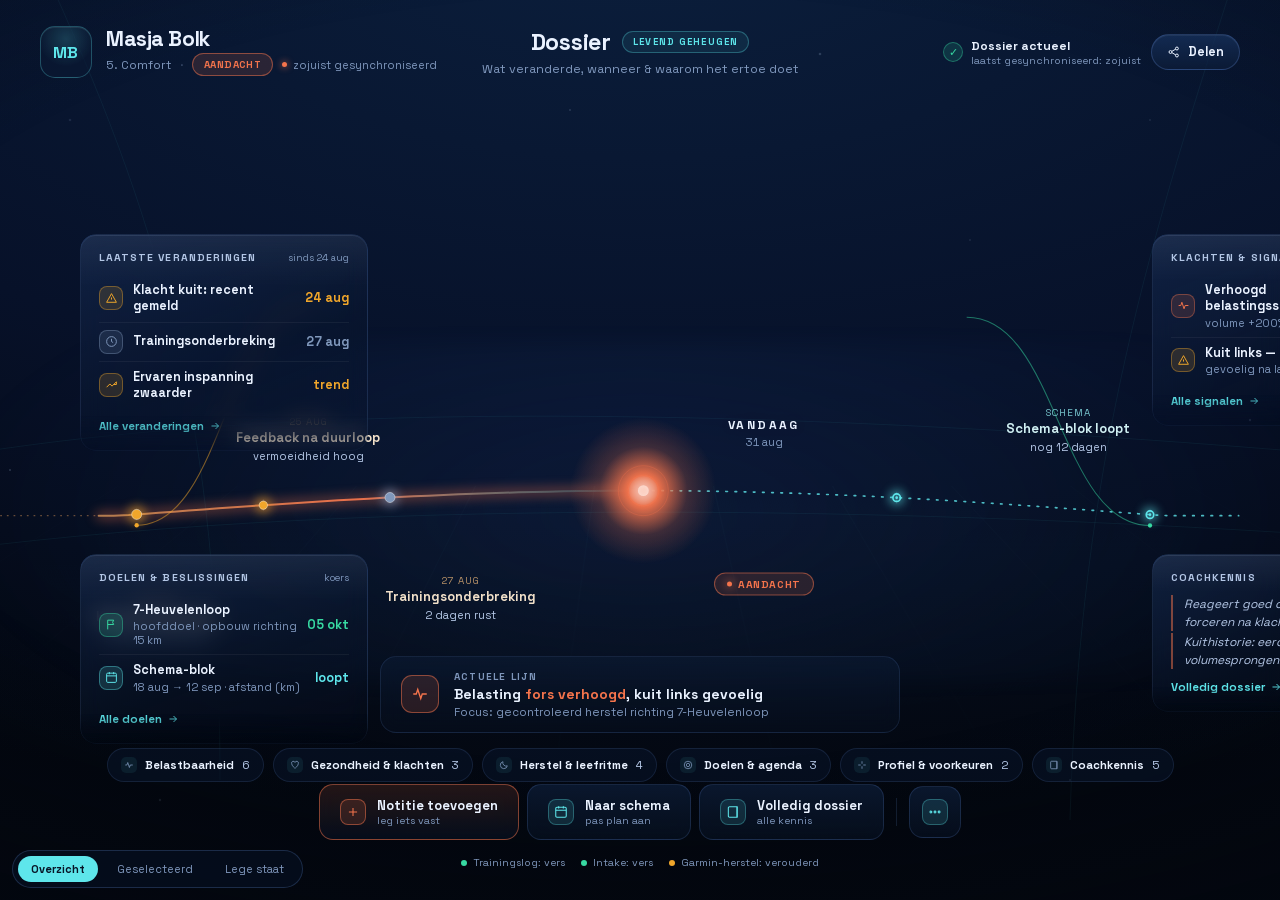
<file: design-lab/dossier-living-memory-final.html>
<!doctype html>
<html lang="nl">
<head>
<meta charset="utf-8">
<meta name="viewport" content="width=device-width,initial-scale=1">
<title>Dossier · Living Memory Cockpit (design-lab)</title>
<style>
/* ─────────────────────────────────────────────────────────────────────────
   DESIGN-LAB — DOSSIER: LIVING MEMORY COCKPIT
   Andere cognitieve taak dan Workspace: niet "wat is er nu?" maar "wat is er
   over tijd veranderd, welke beslissingen zijn genomen, welke context verklaart
   het nu?". HERO = TIJD zelf: één levende MEMORY SPINE met een lichtgevende
   VANDAAG-kern waar de lijn samenkomt. Links = verleden (warm, herinnerd),
   kern = nu (draagt de dominante toon), rechts = toekomst (koel cyaan, gestippeld).
   Context zweeft als glas-lenzen om de tijdlijn — geen kolommen, geen kaartraster.
   Alleen echte view-model-velden (attention/changes/planning/domains/source_health);
   historie-capture staat in productie UIT → de eerlijke lege-staat is meegepresenteerd.
   ───────────────────────────────────────────────────────────────────────── */
@font-face{font-family:"Space Grotesk";src:url(/pwa/static/fonts/sg-400.woff2) format("woff2");font-weight:400;font-display:swap}
@font-face{font-family:"Space Grotesk";src:url(/pwa/static/fonts/sg-500.woff2) format("woff2");font-weight:500;font-display:swap}
@font-face{font-family:"Space Grotesk";src:url(/pwa/static/fonts/sg-700.woff2) format("woff2");font-weight:700;font-display:swap}
:root{
  --ds-canvas:#081527;--ds-text:#EAF2FF;--ds-text-2:#B4C7E6;--ds-text-3:#7F97BC;
  --ds-accent:#5EE6EB;--ds-accent-soft:rgba(94,230,235,.12);
  --ds-calm:#5EE6EB;--ds-calm-bg:rgba(94,230,235,.10);--ds-calm-bd:rgba(94,230,235,.36);
  --ds-attention:#F0A62B;--ds-attention-bg:rgba(240,166,43,.12);--ds-attention-bd:rgba(240,166,43,.46);
  --ds-critical:#F4744C;--ds-critical-bg:rgba(244,116,76,.14);--ds-critical-bd:rgba(244,116,76,.50);
  --ds-success:#37D9A2;--ds-success-bg:rgba(55,217,162,.10);--ds-success-bd:rgba(55,217,162,.38);
  --ds-stale:#8098BC;--ds-stale-bg:rgba(128,152,188,.10);--ds-stale-bd:rgba(128,152,188,.34);
  /* Dossier-signatuur: memory-warmth. Verleden = warm brons/amber (herinnerd),
     toekomst = koel cyaan (geprojecteerd). Encodeert past/now/future — geen decoratie. */
  --dc-mem:#EBA96A;         /* warm memory-brons */
  --dc-mem-2:#C98C55;       /* dieper verleden */
  --dc-future:#5EE6EB;      /* koele toekomst (cyaan) */
  --ds-1:4px;--ds-2:8px;--ds-3:12px;--ds-4:16px;--ds-5:20px;--ds-6:24px;--ds-8:32px;--ds-10:40px;
  --ds-r-sm:10px;--ds-r-md:14px;--ds-r-lg:18px;--ds-r-xl:22px;--ds-r-pill:999px;
  --ds-ease:cubic-bezier(.2,.7,.3,1);--ds-fast:120ms;--ds-base:200ms;--ds-slow:340ms;
  --tone:var(--ds-calm);--tone-bg:var(--ds-calm-bg);--tone-bd:var(--ds-calm-bd);
}
.is-calm{--tone:var(--ds-calm);--tone-bg:var(--ds-calm-bg);--tone-bd:var(--ds-calm-bd)}
.is-attention{--tone:var(--ds-attention);--tone-bg:var(--ds-attention-bg);--tone-bd:var(--ds-attention-bd)}
.is-critical{--tone:var(--ds-critical);--tone-bg:var(--ds-critical-bg);--tone-bd:var(--ds-critical-bd)}
.is-success{--tone:var(--ds-success);--tone-bg:var(--ds-success-bg);--tone-bd:var(--ds-success-bd)}
.is-stale{--tone:var(--ds-stale);--tone-bg:var(--ds-stale-bg);--tone-bd:var(--ds-stale-bd)}
*{box-sizing:border-box}
body{margin:0;background:
    radial-gradient(140% 100% at 50% -10%,#0b1f3d,#071129 55%,#03070f 100%),var(--ds-canvas);
  color:var(--ds-text);font-family:"Space Grotesk",-apple-system,BlinkMacSystemFont,"Segoe UI",Roboto,sans-serif;
  min-height:100vh;-webkit-font-smoothing:antialiased}

/* ── Shared DS primitives (lab-kopie) ───────────────────────────────────── */
.ds-label{font-size:10.5px;font-weight:700;letter-spacing:.11em;text-transform:uppercase;color:var(--ds-text-3);margin:0}
.ds-chip{display:inline-flex;align-items:center;gap:5px;padding:4px 11px;border-radius:var(--ds-r-pill);
  font-size:10px;font-weight:700;letter-spacing:.04em;text-transform:uppercase;color:var(--tone);
  background:var(--tone-bg);border:1px solid var(--tone-bd);white-space:nowrap}
.ds-fresh{display:inline-flex;align-items:center;gap:6px;font-size:11px;color:var(--ds-text-3)}
.ds-fresh .dot{width:5px;height:5px;border-radius:50%;background:var(--tone);box-shadow:0 0 7px var(--tone)}
.num{font-variant-numeric:tabular-nums}

/* ── Scene shell ────────────────────────────────────────────────────────── */
.dc{position:relative;width:1440px;max-width:100%;margin:0 auto;min-height:900px;padding:26px 40px 0;overflow:hidden}

/* Header — kalm, één identiteit, huidige staat + versheid. Geen grote bol. */
.dc-top{position:relative;z-index:6;display:grid;grid-template-columns:1fr auto 1fr;align-items:center;gap:var(--ds-5);margin-bottom:6px}
.dc-id{display:flex;align-items:center;gap:14px;min-width:0}
.dc-mono{width:52px;height:52px;border-radius:15px;flex:0 0 auto;display:grid;place-items:center;
  font-size:16px;font-weight:700;letter-spacing:.04em;color:var(--ds-accent);
  background:radial-gradient(circle at 50% 24%,rgba(94,230,235,.18),transparent 60%),rgba(10,26,52,.6);
  border:1px solid rgba(94,230,235,.28);box-shadow:inset 0 1px 0 rgba(255,255,255,.08)}
.dc-nm{margin:0;font-size:21px;font-weight:700;letter-spacing:-.02em;line-height:1.05;text-wrap:balance}
.dc-meta{margin:3px 0 0;display:flex;align-items:center;gap:9px;font-size:12px;color:var(--ds-text-3)}
.dc-meta .sep{opacity:.4}
.dc-title{text-align:center}
.dc-title h1{margin:0;font-size:23px;font-weight:700;letter-spacing:-.01em;display:inline-flex;align-items:center;gap:11px}
.dc-title .badge{font-size:9.5px;font-weight:700;letter-spacing:.13em;text-transform:uppercase;color:var(--ds-accent);
  padding:4px 10px;border-radius:var(--ds-r-pill);border:1px solid rgba(94,230,235,.3);background:rgba(94,230,235,.07)}
.dc-title p{margin:4px 0 0;font-size:12.5px;color:var(--ds-text-3)}
.dc-actions{display:flex;align-items:center;justify-content:flex-end;gap:10px}
.dc-sync{display:flex;align-items:center;gap:8px;font-size:12px;color:var(--ds-text-2)}
.dc-sync .ok{width:20px;height:20px;border-radius:50%;display:grid;place-items:center;flex:0 0 auto;
  color:var(--ds-success);background:rgba(55,217,162,.14);border:1px solid var(--ds-success-bd);font-size:11px}
.dc-sync b{font-weight:600;color:var(--ds-text)}.dc-sync small{display:block;color:var(--ds-text-3);font-size:10.5px}
.dc-btn{display:inline-flex;align-items:center;gap:7px;font:inherit;font-size:12.5px;font-weight:600;cursor:pointer;
  color:var(--ds-text);padding:9px 15px;border-radius:var(--ds-r-pill);
  background:linear-gradient(180deg,rgba(24,52,98,.7),rgba(13,30,58,.6));border:1px solid rgba(122,168,255,.22);
  box-shadow:inset 0 1px 0 rgba(255,255,255,.06)}
.dc-btn.ic-only{padding:9px 11px}
.dc-btn svg{width:14px;height:14px;fill:none;stroke:currentColor;stroke-width:1.7}

/* ── Environment (Z0) ───────────────────────────────────────────────────── */
.dc-env{position:absolute;inset:0;pointer-events:none;z-index:0;overflow:hidden}
.dc-haze{position:absolute;left:-14%;right:-14%;top:38%;height:340px;
  background:radial-gradient(60% 120% at 50% 50%,rgba(60,120,220,.10),transparent 72%);
  filter:blur(10px);animation:haze 26s ease-in-out infinite alternate}
@keyframes haze{from{transform:translateX(-18px)}to{transform:translateX(18px)}}
.dc-floor{position:absolute;left:0;right:0;bottom:-6%;height:52%;
  background:
    repeating-linear-gradient(90deg,transparent 0 118px,rgba(94,230,235,.05) 118px 119px),
    linear-gradient(180deg,transparent,rgba(94,230,235,.03));
  -webkit-mask-image:radial-gradient(72% 100% at 50% 0%,#000,transparent 74%);
          mask-image:radial-gradient(72% 100% at 50% 0%,#000,transparent 74%);
  transform:perspective(680px) rotateX(64deg);transform-origin:50% 0;opacity:.5}
.dc-orbits{position:absolute;inset:0;width:100%;height:100%}
.dc-orbits path{fill:none;stroke:rgba(94,230,235,.06);stroke-width:1}
.dc-orbits .star{fill:rgba(200,224,255,.5)}
.dc-vig{position:absolute;inset:0;background:radial-gradient(120% 82% at 50% 42%,transparent 52%,rgba(3,7,15,.6) 100%)}

/* ── Memory Spine SVG (Z1) — de temporele structuur ─────────────────────── */
.dc-scene{position:relative;height:660px;z-index:1}
.dc-spine{position:absolute;inset:0;width:100%;height:100%;overflow:visible}
.dc-spine .rail{fill:none;stroke-width:2.4;stroke-linecap:round}
.dc-spine .rail-glow{fill:none;stroke-width:8;stroke-linecap:round;filter:blur(7px);opacity:.5}
.dc-spine .rail-future{stroke:var(--dc-future);stroke-width:2;stroke-dasharray:2 9;stroke-linecap:round;opacity:.8;fill:none}
.dc-spine .tick{stroke:rgba(180,199,230,.22);stroke-width:1}
.dc-spine .conn{fill:none;stroke:var(--tone);stroke-width:1.3;opacity:.5}
.dc-spine .conn-dot{fill:var(--tone)}
.dc-origin{fill:none;stroke:var(--dc-mem-2);stroke-width:1.4;stroke-dasharray:1 7;stroke-linecap:round;opacity:.5}

/* Node glow halo (SVG) */
.nd-halo{filter:blur(6px)}

/* ── Node labels (HTML op de spine) ─────────────────────────────────────── */
.dc-nodes{position:absolute;inset:0;z-index:3;pointer-events:none}
.dc-node{position:absolute;transform:translate(-50%,-50%);pointer-events:auto;cursor:pointer;
  width:210px;text-align:center}
.dc-node .lbl{display:block;font-size:10px;letter-spacing:.08em;text-transform:uppercase;color:var(--ds-text-3);
  font-variant-numeric:tabular-nums}
.dc-node .ttl{display:block;font-size:13px;font-weight:650;color:var(--ds-text);line-height:1.28;margin-top:2px;text-wrap:balance}
.dc-node .sig{display:block;font-size:11px;color:var(--ds-text-2);line-height:1.35;margin-top:2px}
.dc-node.past .ttl{color:#F0DFC8}
.dc-node.past .lbl{color:#B79167}
.dc-node.future .lbl{color:#78C7CF}.dc-node.future .ttl{color:#CFEFF2;font-weight:600}
.dc-node.dim{opacity:.42}
.dc-node.above{padding-bottom:52px}
.dc-node.below{padding-top:52px}
/* node dot marker rendered separately in SVG; label just floats */
.dc-node .cap{display:inline-flex;align-items:center;gap:5px;margin-top:5px;font-size:10px;color:var(--ds-text-3)}
.dc-node .cap i{width:4px;height:4px;border-radius:50%;background:var(--tone);flex:0 0 auto}

/* Vandaag core — de signatuur: pure lichtankerpunt (GEEN Workspace-metriek).
   De tijd komt hier samen; de dominante feit-lezing leeft in Actuele lijn + lenzen. */
.dc-core{position:absolute;transform:translate(-50%,-50%);z-index:4;text-align:center;pointer-events:auto;width:200px}
.dc-core .core-lbl{font-size:12px;font-weight:700;letter-spacing:.2em;text-transform:uppercase;color:var(--ds-text);
  text-shadow:0 0 20px var(--tone-bg)}
.dc-core .core-date{font-size:11px;color:var(--ds-text-3);font-variant-numeric:tabular-nums;margin-top:2px}
.dc-core .core-orb{position:relative;width:96px;height:96px;margin:14px auto 12px}
.dc-core .core-chip{display:inline-flex;align-items:center;gap:6px;font-size:10.5px;font-weight:700;letter-spacing:.05em;
  text-transform:uppercase;color:var(--tone);padding:4px 12px;border-radius:var(--ds-r-pill);
  background:var(--tone-bg);border:1px solid var(--tone-bd)}
.dc-core .core-chip i{width:5px;height:5px;border-radius:50%;background:var(--tone);box-shadow:0 0 8px var(--tone)}

/* ── Glass lenses (Z2) — context zweeft om de tijd ──────────────────────── */
.dc-lens{position:absolute;z-index:5;width:288px;padding:16px 18px 15px;border-radius:16px;
  background:linear-gradient(158deg,rgba(26,50,92,.5),rgba(12,26,50,.34) 58%,rgba(8,18,38,.16));
  border:1px solid rgba(130,170,240,.14);
  -webkit-backdrop-filter:blur(11px) saturate(1.05);backdrop-filter:blur(11px) saturate(1.05);
  box-shadow:inset 0 1px 0 rgba(192,217,255,.1),0 30px 60px -34px rgba(2,8,20,.95);
  -webkit-mask-image:linear-gradient(180deg,#000 84%,transparent 104%);
          mask-image:linear-gradient(180deg,#000 84%,transparent 104%)}
.dc-lens::before{content:"";position:absolute;inset:0;border-radius:inherit;pointer-events:none;
  background:linear-gradient(180deg,rgba(255,255,255,.05),transparent 24%)}
.dc-lens>*{position:relative}
.dc-lens .lh{display:flex;align-items:baseline;justify-content:space-between;gap:10px;margin-bottom:11px}
.dc-lens .lh b{font-size:10.5px;font-weight:700;letter-spacing:.1em;text-transform:uppercase;color:var(--ds-text-2)}
.dc-lens .lh span{font-size:10px;color:var(--ds-text-3)}
.dc-row{display:flex;align-items:center;gap:10px;padding:7px 0}
.dc-row+.dc-row{border-top:1px solid rgba(255,255,255,.05)}
.dc-row .ic{width:24px;height:24px;border-radius:8px;flex:0 0 auto;display:grid;place-items:center;
  color:var(--rt,var(--ds-accent));background:color-mix(in srgb,var(--rt,var(--ds-accent)) 15%,transparent);
  border:1px solid color-mix(in srgb,var(--rt,var(--ds-accent)) 38%,transparent)}
.dc-row .ic svg{width:13px;height:13px;fill:none;stroke:currentColor;stroke-width:1.8}
.dc-row .rb{flex:1;min-width:0}
.dc-row .rt{display:block;font-size:12.5px;font-weight:600;color:var(--ds-text);line-height:1.3}
.dc-row .rs{display:block;font-size:11px;color:var(--ds-text-3);margin-top:1px;overflow-wrap:anywhere}
.dc-row .rv{font-size:12.5px;font-weight:700;color:var(--rt,var(--ds-text));font-variant-numeric:tabular-nums;white-space:nowrap}
.dc-row .rv .arw{font-size:10px;margin-left:2px}
.dc-more{display:inline-flex;align-items:center;gap:5px;margin-top:11px;font-size:11.5px;font-weight:600;
  color:var(--ds-accent);cursor:pointer}
.dc-more svg{width:12px;height:12px;fill:none;stroke:currentColor;stroke-width:1.8}
.dc-quote{font-size:12px;color:var(--ds-text-2);line-height:1.5;font-style:italic;
  border-left:2px solid var(--tone-bd);padding-left:11px;margin:2px 0 0}

/* Actuele lijn — current-state anchor onder de kern */
.dc-nowline{position:absolute;z-index:5;left:50%;transform:translateX(-50%);width:520px;
  display:flex;align-items:center;gap:15px;padding:13px 20px;border-radius:16px;
  background:linear-gradient(180deg,rgba(15,32,60,.44),rgba(9,20,40,.3));border:1px solid rgba(122,168,255,.12);
  -webkit-backdrop-filter:blur(9px);backdrop-filter:blur(9px)}
.dc-nowline .pulse{width:38px;height:38px;border-radius:11px;flex:0 0 auto;display:grid;place-items:center;
  color:var(--tone);background:var(--tone-bg);border:1px solid var(--tone-bd)}
.dc-nowline .pulse svg{width:18px;height:18px;fill:none;stroke:currentColor;stroke-width:1.8}
.dc-nowline .nl-b{min-width:0}
.dc-nowline .nl-k{font-size:10px;font-weight:700;letter-spacing:.12em;text-transform:uppercase;color:var(--ds-text-3)}
.dc-nowline .nl-t{font-size:14px;font-weight:600;color:var(--ds-text);line-height:1.35;margin-top:2px}
.dc-nowline .nl-t b{color:var(--tone);font-weight:700}
.dc-nowline .nl-s{font-size:11.5px;color:var(--ds-text-3);margin-top:1px}

/* ── Command bar (foreground) ───────────────────────────────────────────── */
.dc-cmd{position:relative;z-index:6;display:flex;align-items:center;justify-content:center;gap:8px;margin-top:2px}
.dc-cmd .cmd{display:flex;align-items:center;gap:11px;padding:12px 20px;border-radius:14px;cursor:pointer;
  background:linear-gradient(180deg,rgba(18,40,76,.5),rgba(10,24,46,.4));border:1px solid rgba(122,168,255,.16);
  -webkit-backdrop-filter:blur(8px);backdrop-filter:blur(8px)}
.dc-cmd .cmd.lead{border-color:var(--tone-bd);background:linear-gradient(180deg,var(--tone-bg),rgba(10,24,46,.4))}
.dc-cmd .cmd .ci{width:26px;height:26px;border-radius:8px;display:grid;place-items:center;flex:0 0 auto;
  color:var(--ds-accent);background:rgba(94,230,235,.12);border:1px solid rgba(94,230,235,.3)}
.dc-cmd .cmd.lead .ci{color:var(--tone);background:var(--tone-bg);border-color:var(--tone-bd)}
.dc-cmd .cmd .ci svg{width:14px;height:14px;fill:none;stroke:currentColor;stroke-width:1.8}
.dc-cmd .cmd .ct{text-align:left}
.dc-cmd .cmd .ct b{display:block;font-size:13px;font-weight:650;color:var(--ds-text)}
.dc-cmd .cmd .ct small{display:block;font-size:10.5px;color:var(--ds-text-3)}
.dc-cmd .spacer{width:1px;height:28px;background:rgba(122,168,255,.14);margin:0 4px}
.dc-cmd .cmd.round{padding:12px}

/* ── Source-health infra strip (low contrast) ───────────────────────────── */
.dc-infra{position:relative;z-index:5;display:flex;align-items:center;justify-content:center;gap:16px;
  margin-top:16px;padding-bottom:22px;font-size:10.5px;color:var(--ds-text-3)}
.dc-infra .s{display:inline-flex;align-items:center;gap:6px}
.dc-infra .s i{width:6px;height:6px;border-radius:50%;flex:0 0 auto}
.dc-infra .s.ok i{background:var(--ds-success)}.dc-infra .s.warn i{background:var(--ds-attention)}
.dc-infra .s.bad i{background:var(--ds-critical)}

/* ── Selected-event detail lens (foreground, spatial) ───────────────────── */
.dc-detail{position:absolute;z-index:8;left:50%;top:56%;transform:translate(-50%,-50%) scale(.96);
  width:440px;padding:22px 24px 20px;border-radius:20px;opacity:0;pointer-events:none;transition:opacity .3s,transform .3s;
  background:linear-gradient(162deg,rgba(30,56,100,.62),rgba(11,26,50,.5) 60%,rgba(8,18,38,.4));
  border:1px solid var(--tone-bd);
  -webkit-backdrop-filter:blur(16px) saturate(1.1);backdrop-filter:blur(16px) saturate(1.1);
  box-shadow:0 40px 90px -30px rgba(2,8,20,.9),0 0 60px -20px var(--tone-bg),inset 0 1px 0 rgba(255,255,255,.1)}
.dc.sel .dc-detail{opacity:1;pointer-events:auto;transform:translate(-50%,-50%) scale(1)}
.dc.sel .dc-lens,.dc.sel .dc-nowline,.dc.sel .dc-node:not(.is-sel){opacity:.28;transition:opacity .3s}
.dc.sel .dc-node.rel{opacity:1}
.dt-top{display:flex;align-items:flex-start;gap:13px;margin-bottom:14px}
.dt-ic{width:38px;height:38px;border-radius:11px;flex:0 0 auto;display:grid;place-items:center;color:var(--tone);
  background:var(--tone-bg);border:1px solid var(--tone-bd)}
.dt-ic svg{width:19px;height:19px;fill:none;stroke:currentColor;stroke-width:1.8}
.dt-hd{flex:1;min-width:0}
.dt-when{font-size:10.5px;font-weight:700;letter-spacing:.09em;text-transform:uppercase;color:var(--ds-text-3);font-variant-numeric:tabular-nums}
.dt-ttl{margin:2px 0 0;font-size:19px;font-weight:700;letter-spacing:-.01em;line-height:1.15}
.dt-rel{font-size:10px;color:var(--ds-text-3);text-align:right;flex:0 0 auto}
.dt-rel b{display:block;color:var(--tone);font-size:12px}
.dt-close{position:absolute;top:16px;right:16px;width:28px;height:28px;border-radius:50%;cursor:pointer;
  display:grid;place-items:center;color:var(--ds-text-3);background:rgba(8,18,38,.5);border:1px solid rgba(122,168,255,.16)}
.dt-close svg{width:13px;height:13px;fill:none;stroke:currentColor;stroke-width:2}
.dt-quote{font-size:13.5px;color:var(--ds-text);line-height:1.5;padding:12px 14px;border-radius:12px;margin:0 0 14px;
  background:rgba(6,16,34,.42);border-left:2px solid var(--tone-bd)}
.dt-sec{margin-top:13px}
.dt-sec .dt-k{display:flex;align-items:center;gap:7px;font-size:10px;font-weight:700;letter-spacing:.09em;
  text-transform:uppercase;color:var(--ds-text-3);margin-bottom:6px}
.dt-sec .dt-k svg{width:12px;height:12px;fill:none;stroke:currentColor;stroke-width:1.8;color:var(--tone)}
.dt-sec p{margin:0;font-size:12.5px;color:var(--ds-text-2);line-height:1.5}
.dt-sec ul{margin:0;padding:0;list-style:none;display:grid;gap:5px}
.dt-sec li{font-size:12px;color:var(--ds-text-2);line-height:1.45;padding-left:15px;position:relative}
.dt-sec li::before{content:"";position:absolute;left:0;top:7px;width:5px;height:5px;border-radius:50%;background:var(--tone);opacity:.7}
.dt-prov{display:flex;flex-wrap:wrap;gap:6px;margin-top:14px;padding-top:13px;border-top:1px solid rgba(255,255,255,.07)}
.dt-prov .pv{font-size:10.5px;color:var(--ds-text-3);padding:3px 9px;border-radius:var(--ds-r-pill);
  background:rgba(10,24,48,.5);border:1px solid rgba(122,168,255,.14)}
.dt-why{margin-top:13px;font-size:11.5px;font-weight:600;color:var(--ds-accent);cursor:pointer;
  display:inline-flex;align-items:center;gap:6px}
.dt-why svg{width:12px;height:12px;fill:none;stroke:currentColor;stroke-width:1.8}

/* ── Empty / low-history honest state ───────────────────────────────────── */
.dc-l-empty .en-row{display:flex;gap:11px;align-items:flex-start}
.dc-l-empty .en-ic{width:22px;height:22px;flex:0 0 auto;fill:none;stroke:var(--ds-text-3);stroke-width:1.7;margin-top:1px}
.dc-l-empty .en-row p{margin:0;font-size:12px;color:var(--ds-text-2);line-height:1.55}
.dc-l-empty .en-row p b{color:var(--ds-text)}

/* ── Evidence shelf (subordinate) ───────────────────────────────────────── */
.dc-shelf{position:relative;z-index:5;display:flex;flex-wrap:wrap;justify-content:center;gap:9px;margin-top:4px;padding:0 40px}
.dc-chip2{display:inline-flex;align-items:center;gap:8px;padding:8px 13px;border-radius:var(--ds-r-pill);cursor:pointer;
  font-size:11.5px;color:var(--ds-text-2);background:rgba(11,26,50,.42);border:1px solid rgba(122,168,255,.12)}
.dc-chip2 .cn{width:16px;height:16px;border-radius:5px;display:grid;place-items:center;color:var(--ds-text-3);
  background:rgba(94,230,235,.08)}
.dc-chip2 .cn svg{width:10px;height:10px;fill:none;stroke:currentColor;stroke-width:1.9}
.dc-chip2 b{color:var(--ds-text);font-weight:600}
.dc-chip2.empty{opacity:.5}

/* ── Board switcher (lab only) ──────────────────────────────────────────── */
.lab-nav{position:fixed;bottom:12px;left:12px;z-index:50;display:flex;gap:6px;
  padding:5px;border-radius:var(--ds-r-pill);background:rgba(6,14,30,.8);border:1px solid rgba(122,168,255,.2)}
.lab-nav a{font-size:11px;color:var(--ds-text-3);text-decoration:none;padding:6px 13px;border-radius:var(--ds-r-pill)}
.lab-nav a.on{color:var(--ds-canvas);background:var(--ds-accent);font-weight:700}

/* ── Motion — de tijd settelt van kern naar buiten ──────────────────────── */
@keyframes drawrail{from{stroke-dashoffset:var(--len)}to{stroke-dashoffset:0}}
@keyframes fadeup{from{opacity:0;transform:translate(-50%,-46%)}to{opacity:1;transform:translate(-50%,-50%)}}
@keyframes fadein{from{opacity:0}to{opacity:1}}
@keyframes coreBloom{0%{transform:translate(-50%,-50%) scale(.7);opacity:0}60%{opacity:1}100%{transform:translate(-50%,-50%) scale(1);opacity:1}}
@keyframes pulse{0%,100%{opacity:.55;transform:scale(1)}50%{opacity:.9;transform:scale(1.06)}}
.dc-core{animation:coreBloom .8s var(--ds-ease) both}
.dc-node{animation:fadeup .5s var(--ds-ease) both}
.dc-lens,.dc-nowline{animation:fadein .55s var(--ds-ease) both}
.corepulse{animation:pulse 3.4s ease-in-out infinite}
@media (prefers-reduced-motion:reduce){
  .dc-core,.dc-node,.dc-lens,.dc-nowline{animation:none}
  .corepulse,.dc-haze{animation:none}
  .rail-draw{stroke-dashoffset:0!important}
}
</style>
</head>
<body>
<nav class="lab-nav">
  <a href="#overview" data-b="overview">Overzicht</a>
  <a href="#selected" data-b="selected">Geselecteerd</a>
  <a href="#empty" data-b="empty">Lege staat</a>
</nav>
<div id="root"></div>

<script>
const NS="http://www.w3.org/2000/svg";
// ── Icons (inline, stroke) ──────────────────────────────────────────────────
const IC={
  alert:'<path d="M12 3l9 16H3z"/><path d="M12 10v4"/><path d="M12 17h.01"/>',
  pulse:'<path d="M3 12h4l2-6 4 12 2-6h6"/>',
  flag:'<path d="M5 21V4h11l-2 4 2 4H5"/>',
  cal:'<rect x="3" y="4" width="18" height="17" rx="2"/><path d="M3 9h18M8 2v4M16 2v4"/>',
  trend:'<path d="M3 17l6-6 4 4 8-8"/><path d="M21 7v5h-5"/>',
  note:'<path d="M5 3h10l4 4v14H5z"/><path d="M15 3v4h4"/><path d="M9 12h6M9 16h4"/>',
  chat:'<path d="M4 5h16v11H9l-5 4z"/>',
  clock:'<circle cx="12" cy="12" r="9"/><path d="M12 7v5l3 2"/>',
  moon:'<path d="M20 14A8 8 0 019.5 4 8.5 8.5 0 1020 14z"/>',
  target:'<circle cx="12" cy="12" r="9"/><circle cx="12" cy="12" r="4"/>',
  share:'<circle cx="6" cy="12" r="2.5"/><circle cx="17" cy="6" r="2.5"/><circle cx="17" cy="18" r="2.5"/><path d="M8.2 11L15 7M8.2 13L15 17"/>',
  plus:'<path d="M12 5v14M5 12h14"/>',
  book:'<path d="M4 5a2 2 0 012-2h13v18H6a2 2 0 01-2-2z"/><path d="M19 3v18"/>',
  arw:'<path d="M5 12h14M13 6l6 6-6 6"/>',
  x:'<path d="M6 6l12 12M18 6L6 18"/>',
  dots:'<circle cx="5" cy="12" r="1.6"/><circle cx="12" cy="12" r="1.6"/><circle cx="19" cy="12" r="1.6"/>',
  heart:'<path d="M12 20S4 14 4 8.5A3.5 3.5 0 0112 6a3.5 3.5 0 018 2.5C20 14 12 20 12 20z"/>',
  spark:'<path d="M12 3v6M12 15v6M3 12h6M15 12h6"/>',
};
const svg=(p,c)=>`<svg viewBox="0 0 24 24" class="${c||''}">${IC[p]||''}</svg>`;

// ── Masja-snapshot (kritiek) — vorm exact als het view-model ────────────────
const DATA={
  naam:"Masja Bolk", groep:"5. Comfort", mono:"MB", overall:"Aandacht", tone:"is-critical",
  fresh:"zojuist gesynchroniseerd",
  // NU: attention + load_observation
  core:{ metric:"+200", unit:"%", cap:"Belasting fors boven referentie — herstel bewaken." },
  // Spine nodes: past = changes[] (echt gedateerd), future = planning (gestippeld)
  nodes:[
    {t:-4, cls:"past", pos:"below", lbl:"24 aug", ttl:"Kuit links gevoelig", sig:"na 18 km duurloop",
     tone:"is-attention", ic:"alert", rel:true,
     detail:{quote:"Kuit links blijft gevoelig na een lange duurloop.",
       changed:"Klacht kwam terug — eerder gemeld, nu opnieuw actief.",
       why:"Vergroot risico op overbelasting en remt adaptatie.",
       facts:["Domein: gezondheid & klachten","Status: recent gemeld"],
       prov:["atleet-gemeld","fs.training_log","24 aug","actief"]}},
    {t:-3, cls:"past", pos:"above", lbl:"25 aug", ttl:"Feedback na duurloop", sig:"vermoeidheid hoog",
     tone:"is-attention", ic:"chat", rel:false,
     detail:{quote:"Zwaar, vooral laatste 5 km. Kuit voelbaar.",
       changed:"Ervaren inspanning richting zwaarder.",why:"Signaal voor herstelbewaking.",
       facts:["Domein: herstel & leefritme"],prov:["atleet-gemeld","fs.training_log","25 aug"]}},
    {t:-2, cls:"past", pos:"below", lbl:"27 aug", ttl:"Trainingsonderbreking", sig:"2 dagen rust",
     tone:"is-stale", ic:"clock", rel:true,
     detail:{quote:"",changed:"Belasting piek vervroegd; herstel tussen blokken onvoldoende.",
       why:"Kan kuitbelasting en vermoeidheid raken.",facts:["Domein: belastbaarheid","Bron: afgeleid"],
       prov:["afgeleid","state","27 aug"]}},
    {t:0, core:true},
    {t:2, cls:"future", pos:"above", lbl:"schema", ttl:"Schema-blok loopt", sig:"nog 12 dagen",
     tone:"is-calm", ic:"cal", rel:false,
     detail:{quote:"",changed:"Actief opbouwblok richting hoofddoel.",why:"Bepaalt de komende belasting.",
       facts:["18 aug → 12 sep","Uitvoerwijze: afstand (km)"],prov:["afgeleid","intake","laatst geconfigureerd"]}},
    {t:4, cls:"future", pos:"below", lbl:"05 okt", ttl:"7-Heuvelenloop", sig:"hoofddoel · 15 km",
     tone:"is-calm", ic:"flag", rel:true,
     detail:{quote:"",changed:"Wedstrijddatum staat vast.",why:"Doelrealisatie in gevaar bij aanhoudende overbelasting.",
       facts:["Race-prioriteit: hoog","Afstand: 15 km"],prov:["coach-gemeld","intake","hoofddoel"]}},
  ],
  // Lenzen
  changes:[  // LAATSTE VERANDERINGEN — uit _changes()
    {ic:"alert",tone:"is-attention",t:"Klacht kuit: recent gemeld",v:"24 aug"},
    {ic:"clock",tone:"is-stale",t:"Trainingsonderbreking",v:"27 aug"},
    {ic:"trend",tone:"is-attention",t:"Ervaren inspanning zwaarder",v:"trend"},
  ],
  signals:[  // KLACHTEN & SIGNALEN — uit _attention()
    {ic:"pulse",tone:"is-critical",t:"Verhoogd belastingssignaal",s:"volume +200% t.o.v. referentie",v:"hoog"},
    {ic:"alert",tone:"is-attention",t:"Kuit links — actief",s:"gevoelig na lange duurloop",v:"2/10"},
  ],
  goals:[  // DOELEN & BESLISSINGEN — uit planning.rows
    {ic:"flag",tone:"is-success",t:"7-Heuvelenloop",s:"hoofddoel · opbouw richting 15 km",v:"05 okt"},
    {ic:"cal",tone:"is-calm",t:"Schema-blok",s:"18 aug → 12 sep · afstand (km)",v:"loopt"},
  ],
  coach:[  // COACHKENNIS — uit domains 'coach'
    {q:"Reageert goed op rustige opbouw; niet forceren na klachtsignaal."},
    {q:"Kuithistorie: eerder gevoelig bij snelle volumesprongen."},
  ],
  nowline:{ k:"Actuele lijn", t:"Belasting <b>fors verhoogd</b>, kuit links gevoelig", s:"Focus: gecontroleerd herstel richting 7-Heuvelenloop" },
  domains:[
    {ic:"pulse",t:"Belastbaarheid",n:6},{ic:"heart",t:"Gezondheid & klachten",n:3},
    {ic:"moon",t:"Herstel & leefritme",n:4},{ic:"target",t:"Doelen & agenda",n:3},
    {ic:"spark",t:"Profiel & voorkeuren",n:2},{ic:"book",t:"Coachkennis",n:5},
  ],
  sources:[{n:"Trainingslog",c:"ok",s:"vers"},{n:"Intake",c:"ok",s:"vers"},{n:"Garmin-herstel",c:"warn",s:"verouderd"}],
};

// geometry: spine curve, node x by time-index
const W=1440, SCENE_H=660;
const coreX=724, xStep=152;                    // px per tijd-stap
const xOf=t=>coreX + t*xStep;
const yOf=x=>452 - 30*Math.sin(Math.max(0,Math.min(1,(x-96)/1252))*Math.PI); // shallow arc

function railPath(x0,x1){
  let d=`M${x0.toFixed(1)} ${yOf(x0).toFixed(1)}`;
  for(let x=x0+18;x<=x1;x+=18) d+=` L${x.toFixed(1)} ${yOf(x).toFixed(1)}`;
  d+=` L${x1.toFixed(1)} ${yOf(x1).toFixed(1)}`;
  return d;
}

function build(state){
  const empty = state==="empty";
  const nodes = empty
    ? DATA.nodes.filter(n=>n.core || n.cls==="future")   // lege staat: geen past-changes
    : DATA.nodes;

  const pastX0 = xOf(-4.3), futureX1 = xOf(4.7);
  const railNowX = coreX;

  // ── environment ──
  const orbits=`<svg class="dc-orbits" viewBox="0 0 1440 900" preserveAspectRatio="xMidYMid slice" aria-hidden="true">
    <path d="M-40 470 C300 400 800 400 1480 460"/><path d="M-40 560 C360 500 900 500 1480 540"/>
    <path d="M120 -40 C240 220 300 420 300 780"/><path d="M1320 -40 C1230 240 1160 460 1150 820"/>
    ${[[150,120,1.3],[430,70,1],[900,54,1.3],[1230,120,1],[1330,420,1.2],[90,470,1.1],[240,800,1.2],[1150,780,1.1],[650,110,.9],[1050,240,1],[340,300,.9],[1290,640,1]]
      .map((s,i)=>`<circle class="star${i%4===2?' tw':''}" cx="${s[0]}" cy="${s[1]}" r="${s[2]}" opacity="${.2+ (i%3)*.08}"/>`).join('')}
  </svg>`;

  // ── spine svg ──
  let sp=`<svg class="dc-spine" viewBox="0 0 ${W} ${SCENE_H}" aria-hidden="true">
    <defs>
      <linearGradient id="railg" x1="0" x2="1">
        <stop offset="0" stop-color="var(--dc-mem-2)" stop-opacity="${empty?'.35':'.85'}"/>
        <stop offset="${(railNowX-pastX0)/(futureX1-pastX0)}" stop-color="var(--tone)" stop-opacity=".95"/>
        <stop offset="1" stop-color="var(--dc-future)" stop-opacity="0"/>
      </linearGradient>
      <radialGradient id="coreg" cx="50%" cy="50%" r="50%">
        <stop offset="0" stop-color="#fff" stop-opacity=".95"/>
        <stop offset="22%" stop-color="var(--tone)" stop-opacity=".95"/>
        <stop offset="60%" stop-color="var(--tone)" stop-opacity=".22"/>
        <stop offset="100%" stop-color="var(--tone)" stop-opacity="0"/>
      </radialGradient>
    </defs>`;
  // origin tail (honest history-begins-here)
  sp+=`<path class="dc-origin" d="${railPath(xOf(-5.6), pastX0)}"/>`;
  // memory (past) + now glow
  sp+=`<path class="rail-glow" style="stroke:var(--tone)" d="${railPath(pastX0, railNowX)}" opacity="${empty?'.2':'.5'}"/>`;
  sp+=`<path class="rail rail-draw" stroke="url(#railg)" d="${railPath(pastX0, railNowX+2)}"/>`;
  // future dashed
  sp+=`<path class="rail-future" d="${railPath(railNowX, futureX1)}"/>`;
  // segment ticks under each node
  nodes.forEach(n=>{ if(n.core)return; const x=xOf(n.t),y=yOf(x);
    sp+=`<line class="tick" x1="${x}" y1="${y-7}" x2="${x}" y2="${y+7}"/>`; });
  // core bloom (behind html core) — pure light-anchor: outer bloom + ring + bright center
  const ccy=yOf(coreX);
  sp+=`<circle cx="${coreX}" cy="${ccy}" r="88" fill="url(#coreg)" class="corepulse" style="transform-origin:${coreX}px ${ccy}px"/>`;
  sp+=`<circle cx="${coreX}" cy="${ccy}" r="30" fill="none" stroke="var(--tone)" stroke-width="1" opacity=".35"/>`;
  sp+=`<circle cx="${coreX}" cy="${ccy}" r="18" fill="none" stroke="var(--tone)" stroke-width="1.4" opacity=".6"/>`;
  sp+=`<circle cx="${coreX}" cy="${ccy}" r="6.5" fill="#fff"/><circle cx="${coreX}" cy="${ccy}" r="13" fill="${toneColor(DATA.tone)}" opacity=".35" class="nd-halo"/>`;
  // node dots
  nodes.forEach(n=>{ if(n.core)return; const x=xOf(n.t),y=yOf(x);
    const r = n.cls==="future"?4.5:(n.rel?6:5);
    const fut=n.cls==="future";
    sp+=`<circle cx="${x}" cy="${y}" r="${r+5}" fill="var(--tone)" class="nd-halo n-${n.tone}" style="opacity:.5"/>`.replace('var(--tone)', toneColor(n.tone));
    sp+= fut
      ? `<circle cx="${x}" cy="${y}" r="${r}" fill="none" stroke="var(--dc-future)" stroke-width="2"/><circle cx="${x}" cy="${y}" r="1.6" fill="var(--dc-future)"/>`
      : `<circle cx="${x}" cy="${y}" r="${r}" fill="${toneColor(n.tone)}" stroke="rgba(255,255,255,.5)" stroke-width="1"/>`;
  });
  // connectors from lenses to relevant nodes (subtle)
  const conn=(lx,ly,nx,ny,tone)=>{ const c1x=lx+(nx-lx)*.5, mid=(ly+ny)/2;
    sp+=`<path class="conn n-${tone}" style="stroke:${toneColor(tone)}" d="M${lx} ${ly} C${c1x} ${ly} ${c1x} ${ny} ${nx} ${ny}"/><circle class="conn-dot" cx="${nx}" cy="${ny}" r="2.6" style="fill:${toneColor(tone)}"/>`;
  };
  if(!empty){
    conn(330,196, xOf(-4), yOf(xOf(-4))+13, "is-attention");   // changes→kuit
    conn(1112,214, xOf(4), yOf(xOf(4))+13, "is-success");      // goals? actually top-right signals
  }
  sp+=`</svg>`;

  // ── node labels ──
  let nl=`<div class="dc-nodes">`;
  nodes.forEach((n,i)=>{ if(n.core)return; const x=xOf(n.t),y=yOf(x);
    const ty = n.pos==="above" ? y-58 : y+58;
    nl+=`<div class="dc-node ${n.cls} ${n.pos} ${n.tone} ${n.rel?'rel':''}" data-i="${i}" style="left:${x}px;top:${ty}px">
      <span class="lbl">${n.lbl}</span><span class="ttl">${n.ttl}</span><span class="sig">${n.sig}</span></div>`;
  });
  nl+=`</div>`;

  // ── core (html) — pure lichtankerpunt, geen groot getal ──
  const cy=yOf(coreX);
  const core=`<div class="dc-core ${DATA.tone}" style="left:${coreX}px;top:${cy}px">
    <div class="core-lbl">Vandaag</div><div class="core-date num">31 aug</div>
    <div class="core-orb"></div>
    <div class="core-chip"><i></i>${DATA.overall}</div>
  </div>`;

  // ── lenses ──
  const rowsChanges = DATA.changes.map(r=>row(r)).join("");
  const rowsSignals = DATA.signals.map(r=>row(r)).join("");
  const rowsGoals   = DATA.goals.map(r=>row(r)).join("");
  const coachQ = DATA.coach.map(c=>`<p class="dc-quote">${c.q}</p>`).join("");

  let lenses="";
  if(!empty){
    lenses+=lens("dc-l-changes", 40, 150, "Laatste veranderingen","sinds 24 aug", rowsChanges, "Alle veranderingen");
    lenses+=lens("dc-l-signals", 1112, 150, "Klachten &amp; signalen","actueel beeld", rowsSignals, "Alle signalen");
    lenses+=lens("dc-l-goals", 40, 470, "Doelen &amp; beslissingen","koers", rowsGoals, "Alle doelen");
    lenses+=lens("dc-l-coach", 1112, 470, "Coachkennis","context", coachQ, "Volledig dossier");
  } else {
    // Lege staat: alléén wat NU echt bekend is (huidige staat + doelen + coach) + eerlijke
    // uitleg dat de historie vanaf-nu wordt opgebouwd. Geen verzonnen tijdlijn-knopen.
    lenses+=`<div class="dc-lens dc-l-empty" style="left:40px;top:150px">
      <div class="lh"><b>Geheugenlijn</b><span>bouwt op</span></div>
      <div class="en-row">${svg('clock','en-ic')}<p>De longitudinale historie wordt <b>vanaf nu</b> opgebouwd. ‘Geen events’ betekent hier niet ‘geen historie’ — alleen dat er nog niets is vastgelegd.</p></div>
      <div class="dc-more">Zo werkt het geheugen ${svg('arw')}</div></div>`;
    lenses+=lens("dc-l-signals", 1112, 150, "Klachten &amp; signalen","actueel beeld",
      `<div class="dc-row" style="--rt:var(--ds-success)"><div class="ic">${svg('heart')}</div><div class="rb"><span class="rt">Geen actieve klacht</span><span class="rs">geen open signaal — bronnen vers</span></div></div>`, "");
    lenses+=lens("dc-l-goals", 40, 470, "Doelen &amp; beslissingen","koers", rowsGoals, "Alle doelen");
    lenses+=lens("dc-l-coach", 1112, 470, "Coachkennis","context", coachQ, "Volledig dossier");
  }

  // ── nowline ──
  const nowline = `<div class="dc-nowline ${DATA.tone}" style="top:${cy+150}px">
    <div class="pulse">${svg('pulse')}</div>
    <div class="nl-b"><div class="nl-k">${DATA.nowline.k}</div>
      <div class="nl-t">${empty? "Actuele staat bekend · geen open klacht" : DATA.nowline.t}</div>
      <div class="nl-s">${empty? "Doel &amp; planning vastgelegd — historie bouwt op" : DATA.nowline.s}</div></div>
  </div>`;

  // ── selected-event detail ──
  const selNode = DATA.nodes.find(n=>!n.core && n.cls==="past") || DATA.nodes[0];
  const d=selNode.detail;
  const detail = `<div class="dc-detail ${selNode.tone}">
    <div class="dt-close" onclick="location.hash='#overview'">${svg('x')}</div>
    <div class="dt-top"><div class="dt-ic">${svg(selNode.ic)}</div>
      <div class="dt-hd"><div class="dt-when num">${selNode.lbl} · analyse</div><h3 class="dt-ttl">${selNode.ttl}</h3></div>
      <div class="dt-rel">Relevantie<b>Hoog</b></div></div>
    ${d.quote?`<p class="dt-quote">"${d.quote}"</p>`:""}
    <div class="dt-sec"><div class="dt-k">${svg('pulse')}Wat veranderde</div><p>${d.changed}</p></div>
    <div class="dt-sec"><div class="dt-k">${svg('target')}Waarom relevant</div><p>${d.why}</p></div>
    <div class="dt-sec"><div class="dt-k">${svg('book')}Onderbouwing</div><ul>${d.facts.map(f=>`<li>${f}</li>`).join("")}</ul></div>
    <div class="dt-prov">${d.prov.map(p=>`<span class="pv">${p}</span>`).join("")}</div>
    <div class="dt-why">${svg('spark')}Volledige provenance-keten</div>
  </div>`;

  // ── evidence shelf + infra ──
  const shelf=`<div class="dc-shelf">${DATA.domains.map(dm=>`<span class="dc-chip2 ${dm.n?'':'empty'}"><span class="cn">${svg(dm.ic)}</span><b>${dm.t}</b> ${dm.n||'—'}</span>`).join("")}</div>`;
  const infra=`<div class="dc-infra">${DATA.sources.map(s=>`<span class="s ${s.c}"><i></i>${s.n}: ${s.s}</span>`).join("")}</div>`;

  // ── command bar ──
  const cmd=`<div class="dc-cmd">
    <div class="cmd lead ${DATA.tone}"><div class="ci">${svg('plus')}</div><div class="ct"><b>Notitie toevoegen</b><small>leg iets vast</small></div></div>
    <div class="cmd"><div class="ci">${svg('cal')}</div><div class="ct"><b>Naar schema</b><small>pas plan aan</small></div></div>
    <div class="cmd"><div class="ci">${svg('book')}</div><div class="ct"><b>Volledig dossier</b><small>alle kennis</small></div></div>
    <div class="spacer"></div>
    <div class="cmd round"><div class="ci">${svg('dots')}</div></div>
  </div>`;

  return `<div class="dc ${state==='selected'?'sel':''} ${DATA.tone}">
    <div class="dc-env"><div class="dc-haze"></div><div class="dc-floor"></div>${orbits}<div class="dc-vig"></div></div>
    <header class="dc-top">
      <div class="dc-id"><span class="dc-mono">${DATA.mono}</span>
        <div><h2 class="dc-nm">${DATA.naam}</h2>
          <p class="dc-meta">${DATA.groep}<span class="sep">·</span><span class="ds-chip ${DATA.tone}">${DATA.overall}</span>
            <span class="ds-fresh"><i class="dot"></i>${DATA.fresh}</span></p></div></div>
      <div class="dc-title"><h1>Dossier <span class="badge">Levend geheugen</span></h1>
        <p>Wat veranderde, wanneer &amp; waarom het ertoe doet</p></div>
      <div class="dc-actions">
        <div class="dc-sync"><span class="ok">✓</span><div><b>Dossier actueel</b><small>laatst gesynchroniseerd: zojuist</small></div></div>
        <div class="dc-btn">${svg('share')} Delen</div>
      </div>
    </header>
    <div class="dc-scene">${sp}${nl}${core}${lenses}${nowline}${detail}</div>
    ${shelf}
    ${cmd}
    ${infra}
  </div>`;
}

function toneColor(t){return{
  "is-calm":"#5EE6EB","is-attention":"#F0A62B","is-critical":"#F4744C",
  "is-success":"#37D9A2","is-stale":"#8098BC"}[t]||"#5EE6EB";}

function row(r){
  return `<div class="dc-row" style="--rt:${toneColor(r.tone)}">
    <div class="ic">${svg(r.ic)}</div>
    <div class="rb"><span class="rt">${r.t}</span>${r.s?`<span class="rs">${r.s}</span>`:""}</div>
    <span class="rv">${r.v||""}</span></div>`;
}
function lens(cls,x,y,title,sub,body,more){
  return `<div class="dc-lens ${cls}" style="left:${x}px;top:${y}px">
    <div class="lh"><b>${title}</b><span>${sub}</span></div>${body}
    ${more?`<div class="dc-more">${more} ${svg('arw')}</div>`:""}</div>`;
}

function render(){
  const h=(location.hash||"#overview").slice(1);
  const state=["overview","selected","empty"].includes(h)?h:"overview";
  document.getElementById("root").innerHTML=build(state);
  document.querySelectorAll(".lab-nav a").forEach(a=>a.classList.toggle("on",a.dataset.b===state));
  // click node → selected
  document.querySelectorAll(".dc-node").forEach(n=>n.addEventListener("click",()=>{location.hash="#selected";}));
}
window.addEventListener("hashchange",render);
render();
</script>
</body>
</html>
</file>
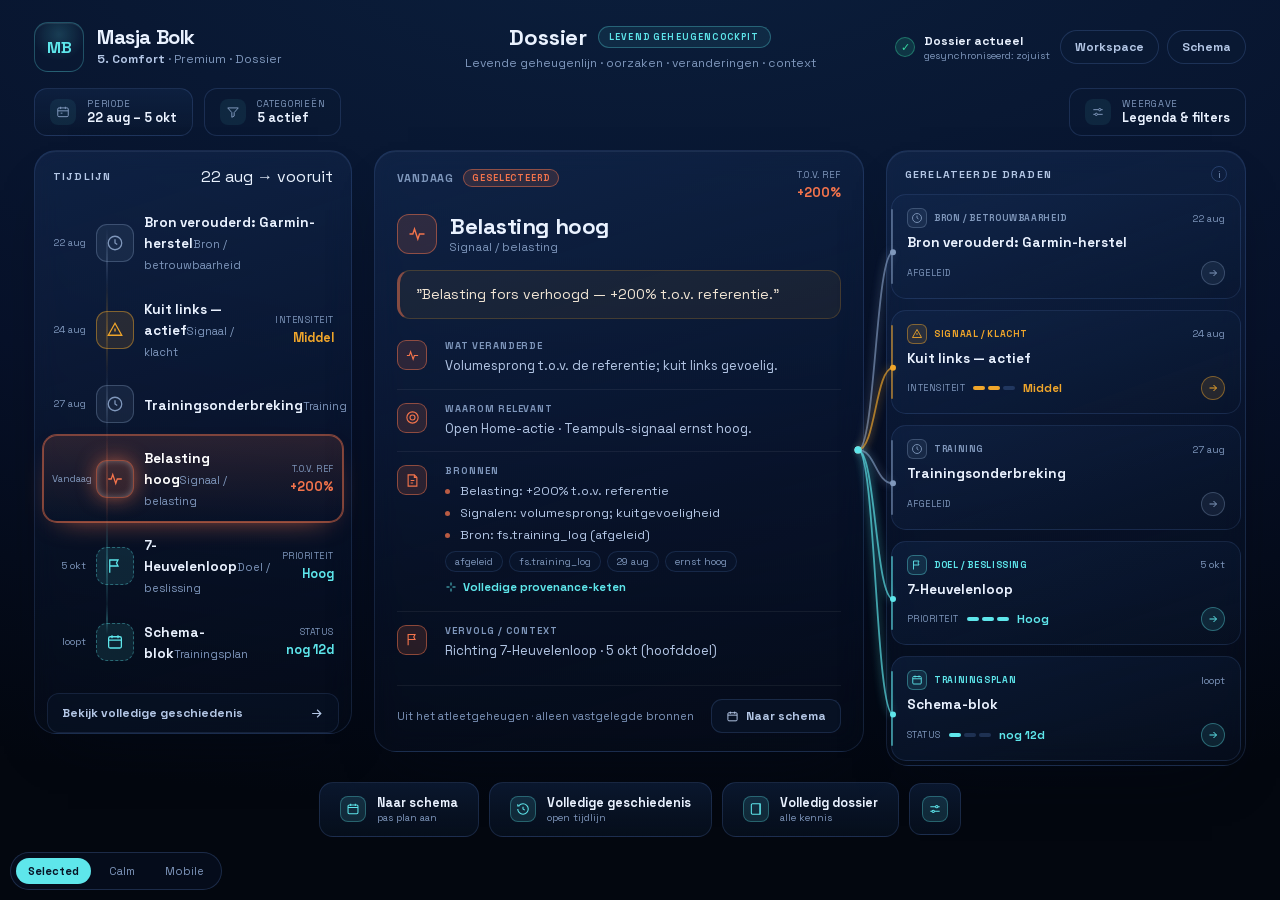
<file: design-lab/dossier-northstar-convergence.html>
<!doctype html>
<html lang="nl">
<head>
<meta charset="utf-8">
<meta name="viewport" content="width=device-width,initial-scale=1">
<title>Dossier · North-Star Convergence (design-lab)</title>
<style>
/* ─────────────────────────────────────────────────────────────────────────
   DESIGN-LAB — DOSSIER NORTH-STAR CONVERGENCE (3-zone geheugencockpit)
   Benchmark = neon_dossier_tijdlijn_dashboard.png. Drie zones:
   LINKS  = TIJDLIJN (wat gebeurde, wanneer) — geselecteerd event uitgelicht;
   MIDDEN = GESELECTEERDE HERINNERING (waarom het ertoe doet) — de HERO;
   RECHTS = GERELATEERDE DRADEN (welke context hangt eraan) — connectoren.
   Selected-event is de DEFAULT staat (geen leeg scherm). Alléén echte view-
   model-velden; history-capture OFF → eerlijke lege-staat. Geen verzonnen
   historie/metrics/causaliteit/coachnotities. Toon volgt data.
   ───────────────────────────────────────────────────────────────────────── */
@font-face{font-family:"Space Grotesk";src:url(/pwa/static/fonts/sg-400.woff2) format("woff2");font-weight:400;font-display:swap}
@font-face{font-family:"Space Grotesk";src:url(/pwa/static/fonts/sg-500.woff2) format("woff2");font-weight:500;font-display:swap}
@font-face{font-family:"Space Grotesk";src:url(/pwa/static/fonts/sg-700.woff2) format("woff2");font-weight:700;font-display:swap}
:root{
  --ds-canvas:#081527;--ds-text:#EAF2FF;--ds-text-2:#B4C7E6;--ds-text-3:#7F97BC;
  --ds-accent:#5EE6EB;--ds-accent-soft:rgba(94,230,235,.12);
  --ds-calm:#5EE6EB;--ds-calm-bg:rgba(94,230,235,.10);--ds-calm-bd:rgba(94,230,235,.36);
  --ds-attention:#F0A62B;--ds-attention-bg:rgba(240,166,43,.12);--ds-attention-bd:rgba(240,166,43,.46);
  --ds-critical:#F4744C;--ds-critical-bg:rgba(244,116,76,.14);--ds-critical-bd:rgba(244,116,76,.50);
  --ds-success:#37D9A2;--ds-success-bg:rgba(55,217,162,.10);--ds-success-bd:rgba(55,217,162,.38);
  --ds-stale:#8098BC;--ds-stale-bg:rgba(128,152,188,.10);--ds-stale-bd:rgba(128,152,188,.34);
  --dc-mem:#EBA96A;
  --ds-1:4px;--ds-2:8px;--ds-3:12px;--ds-4:16px;--ds-5:20px;--ds-6:24px;--ds-8:32px;--ds-10:40px;
  --ds-r-sm:10px;--ds-r-md:14px;--ds-r-lg:18px;--ds-r-xl:22px;--ds-r-pill:999px;
  --ds-ease:cubic-bezier(.2,.7,.3,1);--ds-fast:120ms;--ds-base:200ms;
  --tone:var(--ds-calm);--tone-bg:var(--ds-calm-bg);--tone-bd:var(--ds-calm-bd);
}
.is-calm{--tone:var(--ds-calm);--tone-bg:var(--ds-calm-bg);--tone-bd:var(--ds-calm-bd)}
.is-attention{--tone:var(--ds-attention);--tone-bg:var(--ds-attention-bg);--tone-bd:var(--ds-attention-bd)}
.is-critical{--tone:var(--ds-critical);--tone-bg:var(--ds-critical-bg);--tone-bd:var(--ds-critical-bd)}
.is-success{--tone:var(--ds-success);--tone-bg:var(--ds-success-bg);--tone-bd:var(--ds-success-bd)}
.is-stale{--tone:var(--ds-stale);--tone-bg:var(--ds-stale-bg);--tone-bd:var(--ds-stale-bd)}
*{box-sizing:border-box}
body{margin:0;background:radial-gradient(150% 100% at 50% -10%,#0b1f3d,#071129 58%,#03070f 100%),var(--ds-canvas);
  color:var(--ds-text);font-family:"Space Grotesk",-apple-system,BlinkMacSystemFont,"Segoe UI",Roboto,sans-serif;
  min-height:100vh;-webkit-font-smoothing:antialiased}

.ds-label{font-size:10px;font-weight:700;letter-spacing:.11em;text-transform:uppercase;color:var(--ds-text-3);margin:0}
.ds-chip{display:inline-flex;align-items:center;gap:5px;padding:3px 10px;border-radius:var(--ds-r-pill);
  font-size:9.5px;font-weight:700;letter-spacing:.04em;text-transform:uppercase;color:var(--tone);
  background:var(--tone-bg);border:1px solid var(--tone-bd);white-space:nowrap}
.num{font-variant-numeric:tabular-nums}

/* ── Shell ─────────────────────────────────────────────────────────────── */
.dc{position:relative;width:1440px;max-width:100%;margin:0 auto;padding:22px 34px 20px;overflow:hidden}
.dc-env{position:absolute;inset:0;pointer-events:none;z-index:0;overflow:hidden}
.dc-env .haze{position:absolute;left:20%;right:6%;top:34%;height:340px;filter:blur(16px);opacity:.5;
  background:radial-gradient(60% 120% at 50% 50%,var(--tone-bg),transparent 72%)}
.dc-env .vig{position:absolute;inset:0;background:radial-gradient(120% 84% at 60% 40%,transparent 56%,rgba(3,7,15,.5) 100%)}
.dc>*{position:relative;z-index:1}

/* Top bar */
.dc-top{display:grid;grid-template-columns:1fr auto 1fr;align-items:center;gap:var(--ds-5);margin-bottom:16px}
.dc-id{display:flex;align-items:center;gap:13px;min-width:0}
.dc-mono{width:50px;height:50px;border-radius:14px;flex:0 0 auto;display:grid;place-items:center;
  font-size:16px;font-weight:700;color:var(--ds-accent);
  background:radial-gradient(circle at 50% 24%,rgba(94,230,235,.18),transparent 60%),rgba(10,26,52,.6);
  border:1px solid rgba(94,230,235,.28);box-shadow:inset 0 1px 0 rgba(255,255,255,.08)}
.dc-nm{margin:0;font-size:20px;font-weight:700;letter-spacing:-.02em;line-height:1.05}
.dc-meta{margin:3px 0 0;font-size:12px;color:var(--ds-text-3)}.dc-meta b{color:var(--ds-text-2);font-weight:600}
.dc-title{text-align:center}
.dc-title h1{margin:0;font-size:22px;font-weight:700;letter-spacing:-.01em;display:inline-flex;align-items:center;gap:11px}
.dc-title .bdg{font-size:9px;font-weight:700;letter-spacing:.13em;text-transform:uppercase;color:var(--ds-accent);
  padding:4px 10px;border-radius:var(--ds-r-pill);border:1px solid rgba(94,230,235,.3);background:rgba(94,230,235,.07)}
.dc-title p{margin:4px 0 0;font-size:12px;color:var(--ds-text-3)}
.dc-actions{display:flex;align-items:center;justify-content:flex-end;gap:10px}
.dc-sync{display:flex;align-items:center;gap:9px;font-size:12px;color:var(--ds-text-2)}
.dc-sync .ok{width:20px;height:20px;border-radius:50%;display:grid;place-items:center;flex:0 0 auto;font-size:11px;
  color:var(--ds-success);background:rgba(55,217,162,.14);border:1px solid var(--ds-success-bd)}
.dc-sync b{font-weight:600;color:var(--ds-text)}.dc-sync small{display:block;color:var(--ds-text-3);font-size:10px}
.dc-navchips{display:flex;gap:8px}
.dc-navchips button{font:inherit;font-size:12px;font-weight:600;color:var(--ds-text-2);cursor:pointer;
  padding:8px 14px;border-radius:var(--ds-r-pill);background:rgba(10,26,52,.5);border:1px solid rgba(122,168,255,.18)}
.dc-navchips button:hover{border-color:var(--ds-accent);color:var(--ds-text)}

/* Control row */
.dc-ctrl{display:flex;align-items:center;gap:11px;margin-bottom:14px}
.dc-ctrl .spacer{flex:1}
.dc-pill{display:inline-flex;align-items:center;gap:11px;padding:9px 15px;border-radius:13px;cursor:pointer;
  font:inherit;background:linear-gradient(180deg,rgba(18,40,76,.5),rgba(10,24,46,.4));border:1px solid rgba(122,168,255,.16)}
.dc-pill .pi{width:26px;height:26px;border-radius:8px;display:grid;place-items:center;color:var(--ds-text-3);
  background:rgba(94,230,235,.08);flex:0 0 auto}
.dc-pill .pi svg{width:14px;height:14px;fill:none;stroke:currentColor;stroke-width:1.7}
.dc-pill .pt{text-align:left}
.dc-pill .pt small{display:block;font-size:9.5px;letter-spacing:.08em;text-transform:uppercase;color:var(--ds-text-3)}
.dc-pill .pt b{display:block;font-size:12.5px;font-weight:600;color:var(--ds-text)}
.dc-pill.ghost{background:rgba(10,26,52,.4)}

/* 3-zone grid */
.dc-grid{position:relative;display:grid;grid-template-columns:minmax(272px,318px) minmax(0,1.42fr) minmax(292px,360px);
  gap:22px;align-items:start}
.dc-conn{position:absolute;inset:0;width:100%;height:100%;pointer-events:none;z-index:2;overflow:visible}
.dc-conn path{fill:none;stroke-width:1.8;opacity:.7;filter:drop-shadow(0 0 4px currentColor)}
.dc-conn .cnode{r:3.4}.dc-conn .cend{r:3}

/* Glass panel base */
.pane{position:relative;border-radius:var(--ds-r-xl);
  background:linear-gradient(162deg,rgba(24,48,90,.46),rgba(11,25,49,.32) 60%,rgba(8,18,38,.2));
  border:1px solid rgba(122,168,255,.14);
  -webkit-backdrop-filter:blur(12px) saturate(1.05);backdrop-filter:blur(12px) saturate(1.05);
  box-shadow:inset 0 1px 0 rgba(192,217,255,.08),0 26px 56px -34px rgba(2,8,20,.9)}
.pane-h{display:flex;align-items:center;justify-content:space-between;gap:10px;padding:15px 18px 12px}
.pane-h b{font-size:10.5px;font-weight:700;letter-spacing:.11em;text-transform:uppercase;color:var(--ds-text-2)}
.pane-h .info{width:16px;height:16px;border-radius:50%;display:grid;place-items:center;color:var(--ds-text-3);
  border:1px solid rgba(122,168,255,.24);font-size:10px}

/* ── LEFT: TIJDLIJN ─────────────────────────────────────────────────────── */
.tl{padding:0 8px 12px}
.tl-item{position:relative;display:grid;grid-template-columns:34px 40px minmax(0,1fr) auto;gap:9px;align-items:center;
  padding:11px 8px;border-radius:14px;cursor:pointer;border:1px solid transparent;
  transition:background var(--ds-fast) var(--ds-ease),border-color var(--ds-fast) var(--ds-ease)}
.tl-item::before{content:"";position:absolute;left:62px;top:-6px;bottom:-6px;width:2px;
  background:linear-gradient(180deg,transparent,var(--tl-line,rgba(122,168,255,.2)),transparent)}
.tl-item:first-child::before{top:28px}.tl-item:last-child::before{bottom:auto;height:30px}
.tl-when{font-size:10px;color:var(--ds-text-3);font-variant-numeric:tabular-nums;text-align:right;line-height:1.2}
.tl-node{position:relative;z-index:1;width:38px;height:38px;border-radius:11px;display:grid;place-items:center;justify-self:center;
  color:var(--tone);background:var(--tone-bg);border:1px solid var(--tone-bd)}
.tl-node svg{width:18px;height:18px;fill:none;stroke:currentColor;stroke-width:1.7}
.tl-b{min-width:0}
.tl-t{font-size:13.5px;font-weight:650;color:var(--ds-text);line-height:1.3}
.tl-s{font-size:11px;color:var(--ds-text-3);margin-top:1px}
.tl-m{text-align:right;white-space:nowrap;padding-top:1px}
.tl-m small{display:block;font-size:9px;letter-spacing:.06em;text-transform:uppercase;color:var(--ds-text-3)}
.tl-m b{font-size:12.5px;font-weight:700;color:var(--tone)}
.tl-item:hover{background:rgba(94,230,235,.04)}
.tl-item.sel{background:linear-gradient(180deg,var(--tone-bg),rgba(10,24,46,.2));border-color:var(--tone-bd);
  box-shadow:0 0 0 1px var(--tone-bd),0 10px 30px -18px var(--tone)}
.tl-item.sel .tl-t{color:#fff}
.tl-item.now .tl-node{box-shadow:0 0 22px -4px var(--tone),inset 0 0 12px -6px #fff}
.tl-item.future .tl-node{border-style:dashed}
.tl-foot{display:flex;align-items:center;justify-content:space-between;gap:8px;margin:6px 12px 0;padding:11px 14px;
  border-radius:12px;cursor:pointer;font-size:12px;font-weight:600;color:var(--ds-text-2);
  background:rgba(10,24,46,.4);border:1px solid rgba(122,168,255,.12)}
.tl-foot:hover{border-color:var(--ds-accent);color:var(--ds-text)}
.tl-foot svg{width:15px;height:15px;fill:none;stroke:currentColor;stroke-width:1.8}

/* ── CENTER: SELECTED MEMORY (hero) ─────────────────────────────────────── */
.mem{position:relative}
.mem-h{display:flex;align-items:flex-start;justify-content:space-between;gap:14px;padding:18px 22px 0}
.mem-when{font-size:11px;font-weight:700;letter-spacing:.08em;text-transform:uppercase;color:var(--ds-text-3);
  font-variant-numeric:tabular-nums;display:flex;align-items:center;gap:9px}
.mem-when .sel-tag{color:var(--tone);border:1px solid var(--tone-bd);background:var(--tone-bg);
  padding:2px 8px;border-radius:var(--ds-r-pill);font-size:9px}
.mem-rel{text-align:right;flex:0 0 auto}
.mem-rel small{display:block;font-size:9.5px;letter-spacing:.06em;text-transform:uppercase;color:var(--ds-text-3)}
.mem-rel b{font-size:13px;font-weight:700;color:var(--tone)}
.mem-title{display:flex;align-items:center;gap:13px;padding:12px 22px 4px}
.mem-title .mi{width:40px;height:40px;border-radius:12px;flex:0 0 auto;display:grid;place-items:center;
  color:var(--tone);background:var(--tone-bg);border:1px solid var(--tone-bd)}
.mem-title .mi svg{width:20px;height:20px;fill:none;stroke:currentColor;stroke-width:1.7}
.mem-title h2{margin:0;font-size:22px;font-weight:750;letter-spacing:-.02em;line-height:1.1}
.mem-title .sub{font-size:11.5px;color:var(--ds-text-3);margin-top:2px}
.mem-quote{margin:12px 22px 0;padding:13px 16px;border-radius:13px;font-size:14px;line-height:1.5;color:#F3E7D6;
  background:rgba(240,166,43,.06);border:1px solid rgba(240,166,43,.2);border-left:3px solid var(--tone-bd)}
.mem-quote.plain{color:var(--ds-text);background:rgba(6,16,34,.4);border-color:rgba(122,168,255,.14);border-left-color:var(--tone-bd)}
.mem-body{padding:8px 22px 4px}
.mem-sec{display:grid;grid-template-columns:36px 1fr;gap:12px;padding:13px 0;border-top:1px solid rgba(255,255,255,.06)}
.mem-sec:first-child{border-top:0}
.mem-sec .si{width:30px;height:30px;border-radius:9px;display:grid;place-items:center;color:var(--tone);
  background:var(--tone-bg);border:1px solid var(--tone-bd)}
.mem-sec .si svg{width:15px;height:15px;fill:none;stroke:currentColor;stroke-width:1.8}
.mem-sec .sh{font-size:9.5px;font-weight:700;letter-spacing:.1em;text-transform:uppercase;color:var(--ds-text-3);margin-bottom:4px}
.mem-sec p{margin:0;font-size:13px;color:var(--ds-text-2);line-height:1.5}
.mem-sec ul{margin:5px 0 0;padding:0;list-style:none;display:grid;gap:4px}
.mem-sec li{font-size:12.5px;color:var(--ds-text-2);line-height:1.45;padding-left:15px;position:relative}
.mem-sec li::before{content:"";position:absolute;left:0;top:7px;width:5px;height:5px;border-radius:50%;background:var(--tone);opacity:.75}
.mem-prov{display:flex;flex-wrap:wrap;gap:6px;margin-top:6px}
.mem-prov .pv{font-size:10px;color:var(--ds-text-3);padding:3px 9px;border-radius:var(--ds-r-pill);
  background:rgba(10,24,48,.5);border:1px solid rgba(122,168,255,.14)}
.mem-why{margin-top:8px;font-size:11.5px;font-weight:600;color:var(--ds-accent);cursor:pointer;
  display:inline-flex;align-items:center;gap:6px}
.mem-why svg{width:12px;height:12px;fill:none;stroke:currentColor;stroke-width:1.8}
.mem-foot{display:flex;align-items:center;justify-content:space-between;gap:10px;margin:8px 22px 18px;padding-top:13px;
  border-top:1px solid rgba(255,255,255,.06);font-size:11px;color:var(--ds-text-3)}
.mem-foot .fbtn{display:inline-flex;align-items:center;gap:7px;font:inherit;font-size:12px;font-weight:600;color:var(--ds-text-2);
  cursor:pointer;padding:8px 14px;border-radius:11px;background:rgba(10,24,46,.5);border:1px solid rgba(122,168,255,.16)}
.mem-foot .fbtn:hover{border-color:var(--ds-accent);color:var(--ds-text)}
.mem-foot .fbtn svg{width:13px;height:13px;fill:none;stroke:currentColor;stroke-width:1.8}

/* ── RIGHT: GERELATEERDE DRADEN ─────────────────────────────────────────── */
.rt{display:flex;flex-direction:column;gap:11px;padding:0 4px 4px}
.rt-card{position:relative;padding:13px 15px;border-radius:15px;cursor:pointer;
  background:linear-gradient(160deg,rgba(20,42,80,.42),rgba(10,23,45,.3));border:1px solid rgba(122,168,255,.13);
  transition:border-color var(--ds-fast) var(--ds-ease),transform var(--ds-fast) var(--ds-ease)}
.rt-card:hover{border-color:var(--tone-bd);transform:translateX(-2px)}
.rt-card::before{content:"";position:absolute;left:-1px;top:14px;bottom:14px;width:2px;border-radius:2px;background:var(--tone);opacity:.55}
.rt-top{display:flex;align-items:center;justify-content:space-between;gap:8px;margin-bottom:6px}
.rt-type{display:inline-flex;align-items:center;gap:7px;font-size:9px;font-weight:700;letter-spacing:.07em;text-transform:uppercase;color:var(--tone)}
.rt-type .ri{width:20px;height:20px;border-radius:6px;display:grid;place-items:center;background:var(--tone-bg);border:1px solid var(--tone-bd)}
.rt-type .ri svg{width:12px;height:12px;fill:none;stroke:currentColor;stroke-width:1.8}
.rt-date{font-size:10px;color:var(--ds-text-3);font-variant-numeric:tabular-nums}
.rt-t{font-size:13.5px;font-weight:650;color:var(--ds-text);line-height:1.3}
.rt-foot{display:flex;align-items:center;justify-content:space-between;gap:8px;margin-top:9px}
.rt-metric{display:flex;align-items:center;gap:8px}
.rt-metric small{font-size:9px;letter-spacing:.05em;text-transform:uppercase;color:var(--ds-text-3)}
.rt-scale{display:flex;gap:3px}
.rt-scale i{width:12px;height:4px;border-radius:2px;background:rgba(122,168,255,.2)}
.rt-scale i.on{background:var(--tone)}
.rt-metric b{font-size:11.5px;font-weight:700;color:var(--tone)}
.rt-arrow{width:24px;height:24px;border-radius:50%;display:grid;place-items:center;color:var(--tone);
  background:var(--tone-bg);border:1px solid var(--tone-bd)}
.rt-arrow svg{width:12px;height:12px;fill:none;stroke:currentColor;stroke-width:2}
.rt-empty{padding:16px;font-size:12px;color:var(--ds-text-3);line-height:1.55;text-align:center}

/* ── Bottom action bar ──────────────────────────────────────────────────── */
.dc-actionbar{display:flex;align-items:center;justify-content:center;gap:10px;margin-top:16px}
.dc-actionbar .act{display:flex;align-items:center;gap:11px;padding:12px 20px;border-radius:14px;cursor:pointer;
  background:linear-gradient(180deg,rgba(18,40,76,.5),rgba(10,24,46,.4));border:1px solid rgba(122,168,255,.16)}
.dc-actionbar .act:hover{border-color:var(--ds-accent)}
.dc-actionbar .act .ai{width:26px;height:26px;border-radius:8px;display:grid;place-items:center;color:var(--ds-accent);
  background:rgba(94,230,235,.12);border:1px solid rgba(94,230,235,.3)}
.dc-actionbar .act .ai svg{width:14px;height:14px;fill:none;stroke:currentColor;stroke-width:1.8}
.dc-actionbar .act .at{text-align:left}
.dc-actionbar .act .at b{display:block;font-size:12.5px;font-weight:650;color:var(--ds-text)}
.dc-actionbar .act .at small{display:block;font-size:10px;color:var(--ds-text-3)}
.dc-actionbar .round{padding:12px;border-radius:12px}

/* lab nav */
.lab-nav{position:fixed;bottom:10px;left:10px;z-index:60;display:flex;gap:6px;padding:5px;border-radius:var(--ds-r-pill);
  background:rgba(6,14,30,.85);border:1px solid rgba(122,168,255,.2)}
.lab-nav a{font-size:11px;color:var(--ds-text-3);text-decoration:none;padding:6px 12px;border-radius:var(--ds-r-pill)}
.lab-nav a.on{color:var(--ds-canvas);background:var(--ds-accent);font-weight:700}

/* motion */
@keyframes fadein{from{opacity:0;transform:translateY(6px)}to{opacity:1;transform:none}}
@keyframes drawc{from{stroke-dashoffset:var(--l)}to{stroke-dashoffset:0}}
.pane,.dc-actionbar{animation:fadein .5s var(--ds-ease) both}
.dc-grid>*:nth-child(2){animation-delay:.05s}
.dc-grid>*:nth-child(3){animation-delay:.1s}
@media (prefers-reduced-motion:reduce){.pane,.dc-actionbar{animation:none}.dc-conn path{stroke-dashoffset:0!important}}
</style>
</head>
<body>
<nav class="lab-nav">
  <a href="#selected" data-b="selected">Selected</a>
  <a href="#calm" data-b="calm">Calm</a>
  <a href="#mobile" data-b="mobile">Mobile</a>
</nav>
<div id="root"></div>
<script>
const IC={
  alert:'<path d="M12 3l9 16H3z"/><path d="M12 10v4"/><path d="M12 17h.01"/>',
  pulse:'<path d="M3 12h4l2-6 4 12 2-6h6"/>',
  flag:'<path d="M5 21V4h11l-2 4 2 4H5"/>',
  cal:'<rect x="3.5" y="5" width="17" height="15" rx="2"/><path d="M3.5 9.5h17M8 3v4M16 3v4"/>',
  trend:'<path d="M3 17l6-6 4 4 8-8"/><path d="M21 7v5h-5"/>',
  note:'<path d="M5 3h10l4 4v14H5z"/><path d="M15 3v4h4"/><path d="M9 12h6M9 16h4"/>',
  chat:'<path d="M4 5h16v11H9l-5 4z"/>',
  clock:'<circle cx="12" cy="12" r="9"/><path d="M12 7v5l3 2"/>',
  target:'<circle cx="12" cy="12" r="9"/><circle cx="12" cy="12" r="4"/>',
  book:'<path d="M4 5a2 2 0 012-2h13v18H6a2 2 0 01-2-2z"/><path d="M19 3v18"/>',
  arw:'<path d="M5 12h14M13 6l6 6-6 6"/>',
  cal2:'<rect x="3.5" y="5" width="17" height="15" rx="2"/><path d="M3.5 9.5h17M8 3v4M16 3v4"/>',
  filter:'<path d="M3 5h18l-7 8v6l-4 2v-8z"/>',
  period:'<rect x="3" y="5" width="18" height="15" rx="2"/><path d="M3 10h18M8 3v4M16 3v4M8 14h3"/>',
  share:'<circle cx="6" cy="12" r="2.5"/><circle cx="17" cy="6" r="2.5"/><circle cx="17" cy="18" r="2.5"/><path d="M8.2 11L15 7M8.2 13L15 17"/>',
  history:'<path d="M3 12a9 9 0 109-9 9 9 0 00-7 3.3M3 4v3h3"/><path d="M12 8v4l3 2"/>',
  spark:'<path d="M12 3v6M12 15v6M3 12h6M15 12h6"/>',
  sliders:'<path d="M4 8h9M17 8h3"/><circle cx="15" cy="8" r="2"/><path d="M4 16h3M11 16h9"/><circle cx="9" cy="16" r="2"/>',
  check:'<path d="M5 12l4 4 10-11"/>',
};
const svg=(p)=>`<svg viewBox="0 0 24 24">${IC[p]||''}</svg>`;
const toneHex={"is-calm":"#5EE6EB","is-attention":"#F0A62B","is-critical":"#F4744C","is-success":"#37D9A2","is-stale":"#8098BC"};

// ── Masja-snapshot (vorm = view-model). Elk event draagt ALLEEN echte velden. ──
const EVENTS_CRIT=[
  {id:"e-bron",when:"22 aug",cls:"past",tone:"is-stale",icon:"clock",type:"Bron / betrouwbaarheid",
   title:"Bron verouderd: Garmin-herstel",sub:"afgeleid",
   detail:{changed:"Garmin-herstel raakte verouderd; herstelbeeld deels onzeker.",why:"",
     bronnen:["Afgeleid uit state","Laatst vers: 22 aug"],prov:["afgeleid","state","22 aug","verouderd"],vervolg:""}},
  {id:"e-klacht",when:"24 aug",cls:"past",tone:"is-attention",icon:"alert",type:"Signaal / klacht",
   title:"Kuit links — actief",sub:"gezondheid",metric:{label:"Intensiteit",value:"Middel",scale:2},
   detail:{quote:"Kuit links gevoelig na een lange duurloop.",
     changed:"Klacht opnieuw in beeld — recent gemeld.",why:"Actieve klacht — meeweegbaar in opbouw.",
     bronnen:["Atleet-gemeld: 24 aug","Bron: fs.training_log"],prov:["atleet-gemeld","fs.training_log","24 aug","actief"],vervolg:""}},
  {id:"e-onderbr",when:"27 aug",cls:"past",tone:"is-stale",icon:"clock",type:"Training",
   title:"Trainingsonderbreking",sub:"afgeleid",
   detail:{changed:"Onderbreking in de trainingsopbouw.",why:"",
     bronnen:["Afgeleid uit state","27 aug"],prov:["afgeleid","state","27 aug"],vervolg:""}},
  {id:"e-belasting",when:"Vandaag",cls:"now",tone:"is-critical",icon:"pulse",type:"Signaal / belasting",
   title:"Belasting hoog",sub:"Teampuls",metric:{label:"t.o.v. ref",value:"+200%",scale:3},sel:true,
   detail:{quote:"Belasting fors verhoogd — +200% t.o.v. referentie.",
     changed:"Volumesprong t.o.v. de referentie; kuit links gevoelig.",
     why:"Open Home-actie · Teampuls-signaal ernst hoog.",
     bronnen:["Belasting: +200% t.o.v. referentie","Signalen: volumesprong; kuitgevoeligheid","Bron: fs.training_log (afgeleid)"],
     prov:["afgeleid","fs.training_log","29 aug","ernst hoog"],vervolg:"Richting 7-Heuvelenloop · 5 okt (hoofddoel)"}},
  {id:"e-race",when:"5 okt",cls:"future",tone:"is-calm",icon:"flag",type:"Doel / beslissing",
   title:"7-Heuvelenloop",sub:"hoofddoel",metric:{label:"Prioriteit",value:"Hoog",scale:3},
   detail:{changed:"Wedstrijddatum vastgelegd — 5 okt.",why:"Bepaalt de opbouw en piek.",
     bronnen:["Race-prioriteit: hoog","Afstand: 15 km","Bron: intake"],prov:["coach-gemeld","intake","hoofddoel"],vervolg:""}},
  {id:"e-schema",when:"loopt",cls:"future",tone:"is-calm",icon:"cal",type:"Trainingsplan",
   title:"Schema-blok",sub:"18 aug → 12 sep",metric:{label:"Status",value:"nog 12d",scale:1},
   detail:{changed:"Actief opbouwblok richting hoofddoel.",why:"Bepaalt de komende belasting.",
     bronnen:["18 aug → 12 sep","Uitvoerwijze: afstand (km)","Bron: intake"],prov:["afgeleid","intake","laatst geconfigureerd"],vervolg:""}},
];
const COACH=[
  {q:"Reageert goed op rustige opbouw; niet forceren na klachtsignaal."},
  {q:"Kuithistorie: eerder gevoelig bij snelle volumesprongen."},
];
const DOMAINS=[
  {ic:"pulse",t:"Belastbaarheid & trainingshistorie",n:2},{ic:"alert",t:"Gezondheid & klachten",n:1},
  {ic:"clock",t:"Herstel & leefritme",n:1},{ic:"flag",t:"Doelen & agenda",n:1},
  {ic:"spark",t:"Profiel & voorkeuren",n:0},{ic:"book",t:"Coachkennis",n:2},
];
const HEAD={naam:"Masja Bolk",mono:"MB",groep:"5. Comfort"};

function scaleDots(n){let s="";for(let i=0;i<3;i++)s+=`<i class="${i<n?'on':''}"></i>`;return s;}

function timelineItem(ev,selId){
  const m=ev.metric;
  return `<div class="tl-item ${ev.cls} ${ev.tone} ${ev.id===selId?'sel':''}" data-ev="${ev.id}" style="--tl-line:${toneHex[ev.tone]}44">
    <span class="tl-when">${ev.when}</span>
    <span class="tl-node">${svg(ev.icon)}</span>
    <div class="tl-b"><span class="tl-t">${ev.title}</span><span class="tl-s">${ev.type}</span></div>
    ${m?`<div class="tl-m"><small>${m.label}</small><b>${m.value}</b></div>`:`<div class="tl-m"></div>`}
  </div>`;
}

function relCard(ev){
  const m=ev.metric;
  return `<div class="rt-card ${ev.tone}" data-ev="${ev.id}">
    <div class="rt-top"><span class="rt-type"><span class="ri">${svg(ev.icon)}</span>${ev.type}</span><span class="rt-date num">${ev.when}</span></div>
    <div class="rt-t">${ev.title}</div>
    <div class="rt-foot">
      ${m?`<div class="rt-metric"><small>${m.label}</small><span class="rt-scale">${scaleDots(m.scale)}</span><b>${m.value}</b></div>`:`<div class="rt-metric"><small>${ev.sub}</small></div>`}
      <span class="rt-arrow">${svg('arw')}</span></div>
  </div>`;
}

function memPanel(ev){
  const d=ev.detail||{};
  const secs=[];
  if(d.changed) secs.push({ic:"pulse",h:ev.cls==="future"?"Wat staat te gebeuren":"Wat veranderde",body:`<p>${d.changed}</p>`});
  if(d.why) secs.push({ic:"target",h:"Waarom relevant",body:`<p>${d.why}</p>`});
  if(d.bronnen&&d.bronnen.length) secs.push({ic:"note",h:"Bronnen",body:`<ul>${d.bronnen.map(b=>`<li>${b}</li>`).join("")}</ul>
    <div class="mem-prov">${(d.prov||[]).map(p=>`<span class="pv">${p}</span>`).join("")}</div>
    <div class="mem-why">${svg('spark')}Volledige provenance-keten</div>`});
  if(d.vervolg) secs.push({ic:"flag",h:"Vervolg / context",body:`<p>${d.vervolg}</p>`});
  return `<div class="pane mem ${ev.tone}">
    <div class="mem-h"><span class="mem-when">${ev.when}${ev.detail&&ev.detail.time?` · ${ev.detail.time}`:""} <span class="sel-tag">Geselecteerd</span></span>
      ${ev.metric?`<span class="mem-rel"><small>${ev.metric.label}</small><b>${ev.metric.value}</b></span>`:""}</div>
    <div class="mem-title"><span class="mi">${svg(ev.icon)}</span><div><h2>${ev.title}</h2><div class="sub">${ev.type}</div></div></div>
    ${d.quote?`<p class="mem-quote ${ev.tone==='is-attention'||ev.tone==='is-critical'?'':'plain'}">"${d.quote}"</p>`:""}
    <div class="mem-body">${secs.map(s=>`<div class="mem-sec"><span class="si">${svg(s.ic)}</span><div><div class="sh">${s.h}</div>${s.body}</div></div>`).join("")}</div>
    <div class="mem-foot"><span>Uit het atleetgeheugen · alleen vastgelegde bronnen</span>
      <span class="fbtn">${svg('cal')} Naar schema</span></div>
  </div>`;
}

function build(state){
  const calm = state==="calm";
  let events = EVENTS_CRIT;
  if(calm){
    events = EVENTS_CRIT.filter(e=>e.cls!=="past").map(e=>({...e}));
    // kalme atleet: nu = serene 'geen open signaal'
    events = [
      {id:"e-now",when:"Vandaag",cls:"now",tone:"is-success",icon:"check",type:"Actuele staat",title:"Geen open klacht of signaal",sub:"bronnen vers",sel:true,
        detail:{quote:"Geen actieve klacht of signaal — bronnen vers.",changed:"",why:"",bronnen:["Overall: goed","Alle bronnen vers"],prov:["afgeleid","state","vandaag","vers"],vervolg:"Richting 7-Heuvelenloop · 5 okt (hoofddoel)"}},
      ...events.filter(e=>e.cls==="future").map(e=>({...e,sel:false})),
    ];
  }
  const selId = (events.find(e=>e.sel)||events[0]).id;
  const sel = events.find(e=>e.id===selId);
  const related = events.filter(e=>e.id!==selId);

  const top=`<header class="dc-top">
    <div class="dc-id"><span class="dc-mono">${HEAD.mono}</span>
      <div><h2 class="dc-nm">${HEAD.naam}</h2><p class="dc-meta"><b>${HEAD.groep}</b> · Premium · Dossier</p></div></div>
    <div class="dc-title"><h1>Dossier <span class="bdg">Levend geheugencockpit</span></h1>
      <p>Levende geheugenlijn · oorzaken · veranderingen · context</p></div>
    <div class="dc-actions"><div class="dc-sync"><span class="ok">✓</span><div><b>Dossier actueel</b><small>gesynchroniseerd: zojuist</small></div></div>
      <div class="dc-navchips"><button>Workspace</button><button>Schema</button></div></div>
  </header>`;

  const ctrl=`<div class="dc-ctrl">
    <div class="dc-pill"><span class="pi">${svg('period')}</span><span class="pt"><small>Periode</small><b>${calm?'—':'22 aug – 5 okt'}</b></span></div>
    <div class="dc-pill ghost"><span class="pi">${svg('filter')}</span><span class="pt"><small>Categorieën</small><b>${calm?'2 actief':'5 actief'}</b></span></div>
    <div class="spacer"></div>
    <div class="dc-pill ghost"><span class="pi">${svg('sliders')}</span><span class="pt"><small>Weergave</small><b>Legenda &amp; filters</b></span></div>
  </div>`;

  const left=`<div class="pane"><div class="pane-h"><b>Tijdlijn</b><span>${calm?'nu + vooruit':'22 aug → vooruit'}</span></div>
    <div class="tl">${events.map(e=>timelineItem(e,selId)).join("")}</div>
    <div class="tl-foot">Bekijk volledige geschiedenis ${svg('arw')}</div></div>`;

  const center = memPanel(sel);

  const rightCards = related.length
    ? related.map(relCard).join("")
    : `<div class="rt-empty">Nog geen andere vastgelegde draden voor dit moment.</div>`;
  const right=`<div class="pane"><div class="pane-h"><b>Gerelateerde draden</b><span class="info">i</span></div>
    <div class="rt">${rightCards}</div></div>`;

  const emptyNote = calm ? `<div class="pane" style="margin-top:14px;padding:14px 18px;display:flex;gap:12px;align-items:flex-start">
    <span style="color:var(--ds-text-3);flex:0 0 auto">${svg('clock')}</span>
    <p style="margin:0;font-size:12.5px;color:var(--ds-text-2);line-height:1.55">De longitudinale geheugenlijn wordt <b style="color:var(--ds-text)">vanaf nu</b> opgebouwd. ‘Geen events’ betekent hier niet ‘geen historie’ — alleen dat er nog niets is vastgelegd.</p></div>` : "";

  const actionbar=`<div class="dc-actionbar">
    <div class="act"><span class="ai">${svg('cal')}</span><span class="at"><b>Naar schema</b><small>pas plan aan</small></span></div>
    <div class="act"><span class="ai">${svg('history')}</span><span class="at"><b>Volledige geschiedenis</b><small>open tijdlijn</small></span></div>
    <div class="act"><span class="ai">${svg('book')}</span><span class="at"><b>Volledig dossier</b><small>alle kennis</small></span></div>
    <div class="act round"><span class="ai">${svg('sliders')}</span></div>
  </div>`;

  const html=`<div class="dc ${sel.tone}">
    <div class="dc-env"><div class="haze"></div><div class="vig"></div></div>
    ${top}${ctrl}
    <div class="dc-grid" id="grid">
      <svg class="dc-conn" id="conn" preserveAspectRatio="none"></svg>
      ${left}${center}${right}
    </div>
    ${emptyNote}
    ${actionbar}
  </div>`;
  return {html, selTone:sel.tone};
}

// mobiel = verticale stack (kort, verwijst naar bestaande dcStack-richting)
function buildMobile(){
  const events=EVENTS_CRIT; const sel=events.find(e=>e.sel);
  return `<div class="dc ${sel.tone}" style="width:390px;padding:18px 16px">
    <div class="dc-env"><div class="vig"></div></div>
    <header style="margin-bottom:14px"><div class="dc-id"><span class="dc-mono">MB</span>
      <div><h2 class="dc-nm">Masja Bolk</h2><p class="dc-meta"><b>5. Comfort</b> · Dossier</p></div></div>
      <h1 style="margin:14px 0 0;font-size:20px;font-weight:700">Dossier <span class="bdg">Levend geheugen</span></h1></header>
    ${memPanel(sel).replace('class="pane mem','class="pane mem" style="margin-bottom:14px" data-x="')}
    <div class="pane"><div class="pane-h"><b>Tijdlijn</b><span>22 aug → vooruit</span></div>
      <div class="tl">${events.map(e=>timelineItem(e,sel.id)).join("")}</div></div>
  </div>`;
}

function drawConnectors(selTone){
  const grid=document.getElementById("grid"), conn=document.getElementById("conn");
  if(!grid||!conn) return;
  const gr=grid.getBoundingClientRect();
  conn.setAttribute("viewBox",`0 0 ${gr.width} ${gr.height}`);
  const center=grid.querySelector(".mem"); if(!center) return;
  const cr=center.getBoundingClientRect();
  const ox=cr.right-gr.left-6, oy=cr.top-gr.top+cr.height*0.5;
  let s="";
  grid.querySelectorAll(".rt-card").forEach(card=>{
    const r=card.getBoundingClientRect();
    const ex=r.left-gr.left+2, ey=r.top-gr.top+r.height/2;
    const tone=[...card.classList].find(c=>c.startsWith("is-"))||selTone;
    const col=toneHex[tone]||"#5EE6EB";
    const c1x=ox+(ex-ox)*0.5;
    s+=`<path d="M${ox} ${oy} C${c1x} ${oy} ${c1x} ${ey} ${ex} ${ey}" style="stroke:${col};color:${col}"/>
        <circle class="cnode" cx="${ox}" cy="${oy}" style="fill:${col}"/><circle class="cend" cx="${ex}" cy="${ey}" style="fill:${col}"/>`;
  });
  conn.innerHTML=s;
}

function render(){
  const h=(location.hash||"#selected").slice(1);
  const state=["selected","calm","mobile"].includes(h)?h:"selected";
  const root=document.getElementById("root");
  document.querySelectorAll(".lab-nav a").forEach(a=>a.classList.toggle("on",a.dataset.b===state));
  if(state==="mobile"){ root.innerHTML=buildMobile(); return; }
  const {html,selTone}=build(state);
  root.innerHTML=html;
  requestAnimationFrame(()=>drawConnectors(selTone));
  root.querySelectorAll("[data-ev]").forEach(el=>el.addEventListener("click",()=>{
    // klik = herselecteer (lab: alleen crit heeft meerdere events)
    const id=el.dataset.ev;
    const {html:h2,selTone:t2}=rebuild(state,id);
    root.innerHTML=h2; requestAnimationFrame(()=>drawConnectors(t2));
    bindClicks(state);
  }));
}
function bindClicks(state){
  document.getElementById("root").querySelectorAll("[data-ev]").forEach(el=>el.addEventListener("click",()=>{
    const {html:h2,selTone:t2}=rebuild(state,el.dataset.ev);
    document.getElementById("root").innerHTML=h2; requestAnimationFrame(()=>drawConnectors(t2)); bindClicks(state);
  }));
}
function rebuild(state,selId){
  // herbouw met een expliciet geselecteerde id
  const calm=state==="calm";
  let events=calm? null : EVENTS_CRIT.map(e=>({...e,sel:e.id===selId}));
  if(calm) return build(state);
  const sel=events.find(e=>e.id===selId)||events[0];
  const related=events.filter(e=>e.id!==sel.id);
  const _b=build.__proto__; // no-op
  // hergebruik build() door tijdelijk EVENTS te selecteren
  const saved=EVENTS_CRIT.map(e=>e.sel);
  EVENTS_CRIT.forEach(e=>e.sel=(e.id===selId));
  const out=build("selected");
  EVENTS_CRIT.forEach((e,i)=>e.sel=saved[i]);
  return out;
}
window.addEventListener("hashchange",render);
window.addEventListener("resize",()=>{const st=(location.hash||"#selected").slice(1); if(st!=="mobile"){const sc=document.querySelector(".dc"); drawConnectors(sc?[...sc.classList].find(c=>c.startsWith("is-")):"is-calm");}});
render();
</script>
</body>
</html>
</file>
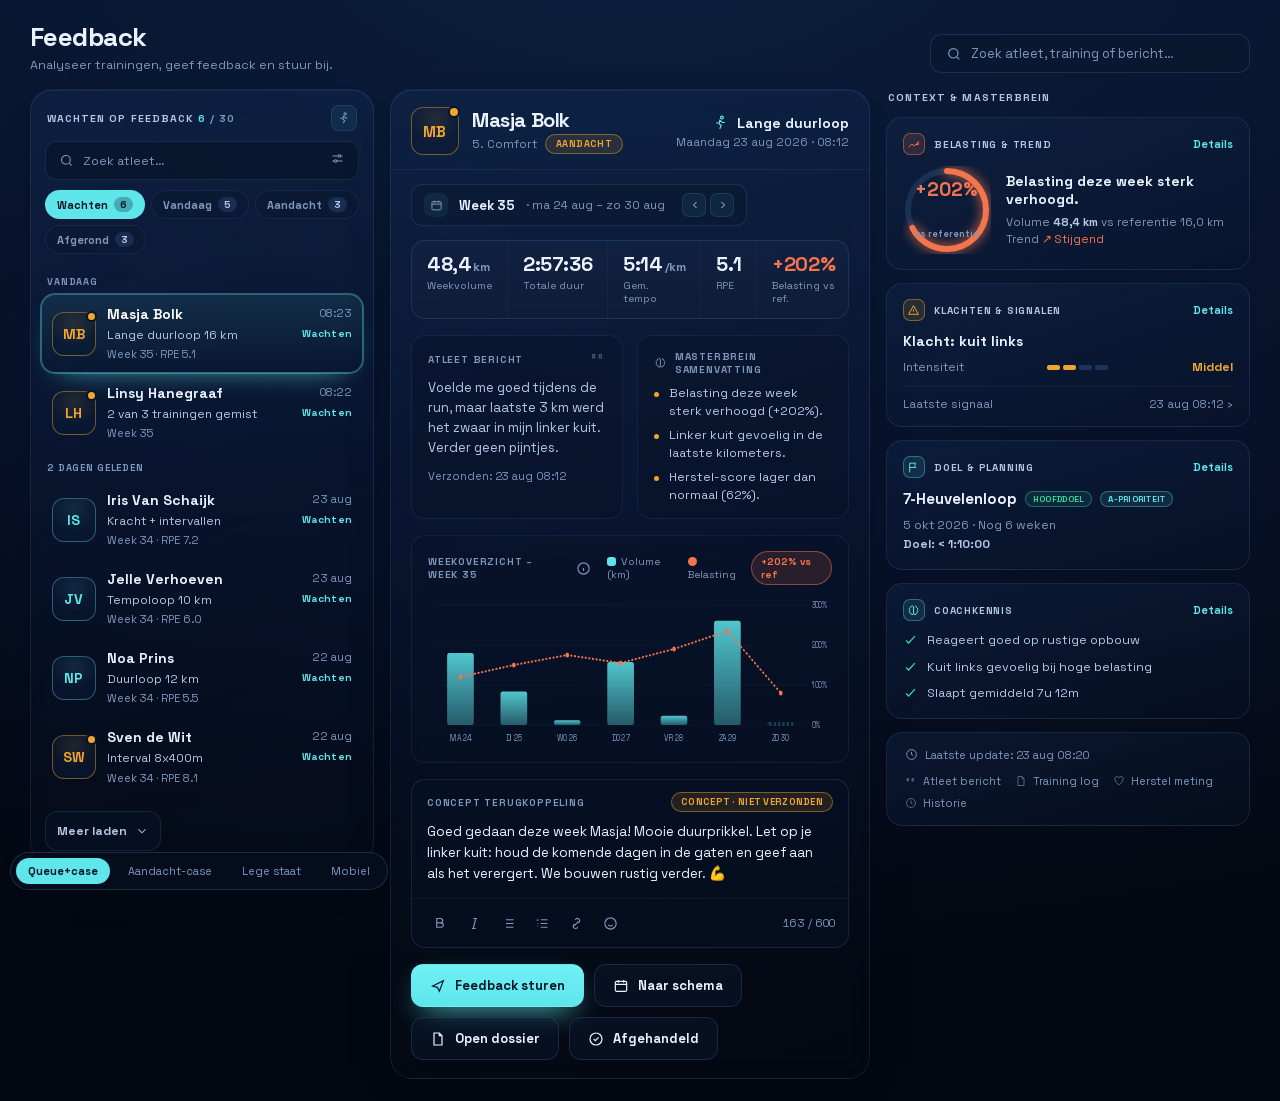
<file: design-lab/feedback-coachtriage-final.html>
<!doctype html>
<html lang="nl">
<head>
<meta charset="utf-8">
<meta name="viewport" content="width=device-width,initial-scale=1">
<title>Feedback · Coachtriage-cockpit (design-lab)</title>
<style>
/* ─────────────────────────────────────────────────────────────────────────
   DESIGN-LAB — FEEDBACK COACHTRIAGE-COCKPIT (3-zone werkscherm)
   Benchmark = BEBETTER-FEEDBACK-COACHTRIAGE-NORTHSTAR-v1.png. Operationeel
   coach-scherm voor ±30 open feedback-items:
   LINKS  = WACHTRIJ / triage (scanbaar, filter-tabs, urgentie, status);
   MIDDEN = GESELECTEERDE CASE (hero-beslissingspaneel: metrics · atleetbericht ·
            Masterbrein-duiding · weekoverzicht ma–zo · concept-terugkoppeling · CTA's);
   RECHTS = CONTEXT & MASTERBREIN (belasting/trend · klachten · doel/planning ·
            coachkennis · bronnen).
   Week-logica = kalenderweek ma–zo. Zelfde premium familie als Workspace/Dossier.
   Alléén echte data / bestaande projecties; eerlijke lege-staat.
   ───────────────────────────────────────────────────────────────────────── */
@font-face{font-family:"Space Grotesk";src:url(/pwa/static/fonts/sg-400.woff2) format("woff2");font-weight:400;font-display:swap}
@font-face{font-family:"Space Grotesk";src:url(/pwa/static/fonts/sg-500.woff2) format("woff2");font-weight:500;font-display:swap}
@font-face{font-family:"Space Grotesk";src:url(/pwa/static/fonts/sg-700.woff2) format("woff2");font-weight:700;font-display:swap}
:root{
  --ds-canvas:#081527;--ds-text:#EAF2FF;--ds-text-2:#B4C7E6;--ds-text-3:#7F97BC;
  --ds-accent:#5EE6EB;--ds-accent-soft:rgba(94,230,235,.12);
  --ds-calm:#5EE6EB;--ds-calm-bg:rgba(94,230,235,.10);--ds-calm-bd:rgba(94,230,235,.36);
  --ds-attention:#F0A62B;--ds-attention-bg:rgba(240,166,43,.12);--ds-attention-bd:rgba(240,166,43,.46);
  --ds-critical:#F4744C;--ds-critical-bg:rgba(244,116,76,.14);--ds-critical-bd:rgba(244,116,76,.50);
  --ds-success:#37D9A2;--ds-success-bg:rgba(55,217,162,.10);--ds-success-bd:rgba(55,217,162,.38);
  --ds-stale:#8098BC;--ds-stale-bg:rgba(128,152,188,.10);--ds-stale-bd:rgba(128,152,188,.34);
  --ds-1:4px;--ds-2:8px;--ds-3:12px;--ds-4:16px;--ds-5:20px;--ds-6:24px;--ds-8:32px;--ds-10:40px;
  --ds-r-sm:10px;--ds-r-md:14px;--ds-r-lg:18px;--ds-r-xl:22px;--ds-r-pill:999px;
  --ds-ease:cubic-bezier(.2,.7,.3,1);--ds-fast:120ms;--ds-base:200ms;
  --tone:var(--ds-calm);--tone-bg:var(--ds-calm-bg);--tone-bd:var(--ds-calm-bd);
}
.is-calm{--tone:var(--ds-calm);--tone-bg:var(--ds-calm-bg);--tone-bd:var(--ds-calm-bd)}
.is-attention{--tone:var(--ds-attention);--tone-bg:var(--ds-attention-bg);--tone-bd:var(--ds-attention-bd)}
.is-critical{--tone:var(--ds-critical);--tone-bg:var(--ds-critical-bg);--tone-bd:var(--ds-critical-bd)}
.is-success{--tone:var(--ds-success);--tone-bg:var(--ds-success-bg);--tone-bd:var(--ds-success-bd)}
.is-stale{--tone:var(--ds-stale);--tone-bg:var(--ds-stale-bg);--tone-bd:var(--ds-stale-bd)}
*{box-sizing:border-box}
body{margin:0;background:radial-gradient(150% 100% at 50% -10%,#0b1f3d,#071129 58%,#03070f 100%),var(--ds-canvas);
  color:var(--ds-text);font-family:"Space Grotesk",-apple-system,BlinkMacSystemFont,"Segoe UI",Roboto,sans-serif;
  min-height:100vh;-webkit-font-smoothing:antialiased}
.ds-label{font-size:10px;font-weight:700;letter-spacing:.11em;text-transform:uppercase;color:var(--ds-text-3);margin:0}
.ds-chip{display:inline-flex;align-items:center;gap:5px;padding:3px 10px;border-radius:var(--ds-r-pill);
  font-size:9.5px;font-weight:700;letter-spacing:.04em;text-transform:uppercase;color:var(--tone);
  background:var(--tone-bg);border:1px solid var(--tone-bd);white-space:nowrap}
.num{font-variant-numeric:tabular-nums}
.av{border-radius:12px;flex:0 0 auto;display:grid;place-items:center;font-weight:700;letter-spacing:.02em;
  color:var(--tone);background:radial-gradient(circle at 50% 24%,var(--tone-bg),transparent 62%),rgba(10,26,52,.6);
  border:1px solid var(--tone-bd)}

/* ── Shell ─────────────────────────────────────────────────────────────── */
.fb{position:relative;width:1400px;max-width:100%;margin:0 auto;padding:20px 30px 22px}
.fb-env{position:absolute;inset:0;z-index:0;pointer-events:none;overflow:hidden}
.fb-env .vig{position:absolute;inset:0;background:radial-gradient(120% 84% at 50% 30%,transparent 58%,rgba(3,7,15,.5) 100%)}
.fb>*{position:relative;z-index:1}

/* View header */
.fb-top{display:flex;align-items:flex-end;justify-content:space-between;gap:20px;margin-bottom:16px}
.fb-top h1{margin:0;font-size:26px;font-weight:750;letter-spacing:-.02em}
.fb-top p{margin:3px 0 0;font-size:12.5px;color:var(--ds-text-3)}
.fb-search{display:flex;align-items:center;gap:9px;width:320px;max-width:34vw;padding:10px 15px;border-radius:12px;
  background:rgba(10,24,46,.55);border:1px solid rgba(122,168,255,.16);color:var(--ds-text-3);font-size:13px}
.fb-search svg{width:16px;height:16px;fill:none;stroke:currentColor;stroke-width:1.8;flex:0 0 auto}

/* 3-zone grid */
.fb-grid{display:grid;gap:16px;align-items:start;
  grid-template-columns:minmax(300px,344px) minmax(0,1.42fr) minmax(300px,364px)}
.pane{position:relative;border-radius:var(--ds-r-xl);
  background:linear-gradient(162deg,rgba(22,45,86,.4),rgba(10,23,45,.28) 62%,rgba(8,18,38,.16));
  border:1px solid rgba(122,168,255,.12);
  -webkit-backdrop-filter:blur(12px) saturate(1.04);backdrop-filter:blur(12px) saturate(1.04);
  box-shadow:inset 0 1px 0 rgba(192,217,255,.06),0 24px 54px -38px rgba(2,8,20,.9)}

/* ── LINKS: WACHTRIJ ────────────────────────────────────────────────────── */
.q-head{display:flex;align-items:center;justify-content:space-between;gap:10px;padding:15px 16px 10px}
.q-head .qt{font-size:10.5px;font-weight:700;letter-spacing:.1em;text-transform:uppercase;color:var(--ds-text-2)}
.q-head .qn{color:var(--ds-accent);font-weight:700}.q-head .qn i{color:var(--ds-text-3);font-style:normal;font-weight:600}
.q-head .qicon{width:26px;height:26px;border-radius:8px;display:grid;place-items:center;color:var(--ds-text-3);
  background:rgba(94,230,235,.07);border:1px solid rgba(122,168,255,.14)}
.q-head .qicon svg{width:14px;height:14px;fill:none;stroke:currentColor;stroke-width:1.8}
.q-search{display:flex;align-items:center;gap:9px;margin:0 14px 10px;padding:9px 13px;border-radius:11px;
  background:rgba(6,16,34,.5);border:1px solid rgba(122,168,255,.13);color:var(--ds-text-3);font-size:12.5px}
.q-search svg{width:15px;height:15px;fill:none;stroke:currentColor;stroke-width:1.8}
.q-search .flt{margin-left:auto;color:var(--ds-text-3)}
.q-tabs{display:flex;gap:6px;padding:0 14px 12px;flex-wrap:wrap}
.q-tab{display:inline-flex;align-items:center;gap:6px;padding:6px 11px;border-radius:var(--ds-r-pill);cursor:pointer;
  font:inherit;font-size:11px;font-weight:600;color:var(--ds-text-3);background:rgba(10,24,46,.4);border:1px solid rgba(122,168,255,.1)}
.q-tab .c{font-size:10px;font-weight:700;padding:1px 6px;border-radius:var(--ds-r-pill);background:rgba(122,168,255,.14);color:var(--ds-text-2)}
.q-tab.on{color:var(--ds-canvas);background:var(--ds-accent);border-color:transparent}
.q-tab.on .c{background:rgba(8,18,38,.28);color:var(--ds-canvas)}
.q-tab.att.on{background:var(--ds-attention)}
.q-list{padding:0 10px 8px;max-height:660px;overflow:auto;scrollbar-width:thin}
.q-group{font-size:9.5px;font-weight:700;letter-spacing:.09em;text-transform:uppercase;color:var(--ds-text-3);padding:10px 6px 6px}
.q-item{position:relative;display:grid;grid-template-columns:44px 1fr auto;gap:11px;align-items:center;width:100%;text-align:left;
  font:inherit;color:inherit;cursor:pointer;padding:11px 10px;border-radius:14px;border:1px solid transparent;background:none;
  transition:background var(--ds-fast) var(--ds-ease),border-color var(--ds-fast) var(--ds-ease)}
.q-item .qav{width:44px;height:44px;font-size:14px;position:relative}
.q-item .qav .dot{position:absolute;top:-2px;right:-2px;width:11px;height:11px;border-radius:50%;
  border:2px solid var(--ds-canvas);background:var(--tone)}
.q-item .qb{min-width:0;display:flex;flex-direction:column;gap:2px}
.q-item .qn2{display:block;font-size:14px;font-weight:650;color:var(--ds-text);line-height:1.25;white-space:nowrap;overflow:hidden;text-overflow:ellipsis}
.q-item .qtr{font-size:12px;color:var(--ds-text-2);line-height:1.3;margin-top:2px;overflow:hidden;text-overflow:ellipsis;white-space:nowrap}
.q-item .qwk{font-size:11px;color:var(--ds-text-3);margin-top:2px}
.q-item .qr{text-align:right;align-self:start;flex:0 0 auto}
.q-item .qtime{display:block;font-size:11px;color:var(--ds-text-3);font-variant-numeric:tabular-nums;white-space:nowrap}
.q-item .qstat{display:block;margin-top:7px;font-size:10px;font-weight:700;letter-spacing:.02em}
.q-item .qstat.wacht{color:var(--ds-accent)}.q-item .qstat.done{color:var(--ds-success)}
.q-item:hover{background:rgba(94,230,235,.04)}
.q-item.sel{background:linear-gradient(180deg,rgba(94,230,235,.1),rgba(10,24,46,.25));border-color:var(--ds-calm-bd);
  box-shadow:0 0 0 1px var(--ds-calm-bd),0 12px 30px -20px var(--ds-accent)}
.q-item.sel .qn2{color:#fff}
.q-item:focus-visible{outline:2px solid var(--ds-accent);outline-offset:2px}
.q-more{display:flex;align-items:center;justify-content:center;gap:8px;margin:6px 14px 12px;padding:11px;border-radius:12px;
  cursor:pointer;font:inherit;font-size:12px;font-weight:600;color:var(--ds-text-2);background:rgba(10,24,46,.4);border:1px solid rgba(122,168,255,.12)}
.q-more svg{width:14px;height:14px;fill:none;stroke:currentColor;stroke-width:1.8}

/* ── MIDDEN: GESELECTEERDE CASE ─────────────────────────────────────────── */
.case{padding:0}
.case-h{display:flex;align-items:center;justify-content:space-between;gap:16px;padding:17px 20px 14px;border-bottom:1px solid rgba(255,255,255,.05)}
.case-id{display:flex;align-items:center;gap:13px;min-width:0}
.case-id .cav{width:48px;height:48px;font-size:15px;position:relative}
.case-id .cav .dot{position:absolute;top:-2px;right:-2px;width:12px;height:12px;border-radius:50%;border:2px solid var(--ds-canvas);background:var(--tone)}
.case-id h2{margin:0;font-size:20px;font-weight:750;letter-spacing:-.02em;line-height:1.1;display:flex;align-items:center;gap:9px}
.case-id .sub{font-size:12px;color:var(--ds-text-3);margin-top:3px;display:flex;align-items:center;gap:8px}
.case-tr{text-align:right;flex:0 0 auto}
.case-tr .trn{display:flex;align-items:center;gap:8px;justify-content:flex-end;font-size:14px;font-weight:650;color:var(--ds-text)}
.case-tr .trn svg{width:17px;height:17px;fill:none;stroke:var(--ds-accent);stroke-width:1.7}
.case-tr .trd{font-size:11.5px;color:var(--ds-text-3);margin-top:3px}
.case-body{padding:14px 20px 18px}
/* week selector */
.wk-sel{display:inline-flex;align-items:center;gap:11px;padding:8px 12px;border-radius:11px;margin-bottom:14px;
  background:rgba(10,24,46,.5);border:1px solid rgba(122,168,255,.14)}
.wk-sel .wc{width:24px;height:24px;border-radius:7px;display:grid;place-items:center;color:var(--ds-text-3);background:rgba(94,230,235,.07)}
.wk-sel .wc svg{width:13px;height:13px;fill:none;stroke:currentColor;stroke-width:1.8}
.wk-sel b{font-size:13px;font-weight:650}.wk-sel .wr{font-size:12px;color:var(--ds-text-3)}
.wk-sel .nav{display:flex;gap:4px;margin-left:6px}
.wk-sel .nav button{width:24px;height:24px;border-radius:7px;display:grid;place-items:center;cursor:pointer;color:var(--ds-text-2);
  background:rgba(94,230,235,.06);border:1px solid rgba(122,168,255,.14)}
.wk-sel .nav button svg{width:12px;height:12px;fill:none;stroke:currentColor;stroke-width:2}
/* metrics */
.metrics{display:grid;grid-template-columns:repeat(5,1fr);gap:1px;border-radius:14px;overflow:hidden;
  background:rgba(122,168,255,.08);border:1px solid rgba(122,168,255,.1);margin-bottom:16px}
.metric{padding:13px 15px;background:linear-gradient(180deg,rgba(14,30,58,.6),rgba(9,20,40,.5))}
.metric b{display:block;font-size:20px;font-weight:750;letter-spacing:-.02em;line-height:1}
.metric b i{font-size:12px;font-weight:600;font-style:normal;color:var(--ds-text-3);margin-left:2px}
.metric small{display:block;font-size:10.5px;color:var(--ds-text-3);margin-top:5px}
.metric.hot b{color:var(--ds-critical)}
/* two panels */
.case-2col{display:grid;grid-template-columns:1fr 1fr;gap:14px;margin-bottom:16px}
.subpanel{padding:14px 16px;border-radius:14px;background:rgba(8,18,38,.4);border:1px solid rgba(122,168,255,.1)}
.subpanel .sh{display:flex;align-items:center;gap:8px;font-size:10px;font-weight:700;letter-spacing:.08em;text-transform:uppercase;color:var(--ds-text-3);margin-bottom:9px}
.subpanel .sh svg{width:14px;height:14px;fill:none;stroke:currentColor;stroke-width:1.8}
.subpanel .sh .q{margin-left:auto;color:var(--ds-text-3);opacity:.5}
.subpanel .sh .q svg{width:16px;height:16px}
.bericht{font-size:13px;color:var(--ds-text-2);line-height:1.55}
.bericht .meta{font-size:11px;color:var(--ds-text-3);margin-top:9px}
.mb-list{margin:0;padding:0;list-style:none;display:grid;gap:7px}
.mb-list li{font-size:12.5px;color:var(--ds-text-2);line-height:1.4;padding-left:15px;position:relative}
.mb-list li::before{content:"";position:absolute;left:0;top:7px;width:5px;height:5px;border-radius:50%;background:var(--ds-attention)}
.mb-list li.ok::before{background:var(--ds-success)}
/* weekoverzicht chart */
.wk-chart{padding:15px 16px;border-radius:14px;background:rgba(8,18,38,.4);border:1px solid rgba(122,168,255,.1);margin-bottom:16px}
.wk-chart .ch{display:flex;align-items:center;gap:10px;margin-bottom:12px}
.wk-chart .ch b{font-size:10px;font-weight:700;letter-spacing:.08em;text-transform:uppercase;color:var(--ds-text-3)}
.wk-chart .leg{display:flex;gap:14px;margin-left:6px;font-size:10.5px;color:var(--ds-text-3)}
.wk-chart .leg i{display:inline-block;width:9px;height:9px;border-radius:3px;margin-right:5px;vertical-align:-1px}
.wk-chart .leg .v{background:var(--ds-accent)}.wk-chart .leg .b{background:var(--ds-critical);border-radius:50%}
.wk-chart .badge{margin-left:auto;font-size:10px;font-weight:700;color:var(--ds-critical);padding:3px 9px;border-radius:var(--ds-r-pill);
  background:var(--ds-critical-bg);border:1px solid var(--ds-critical-bd)}
.wk-chart .ch svg{width:15px;height:15px;flex:0 0 auto;fill:none;stroke:var(--ds-text-3);stroke-width:1.8}
.wk-chart>svg{width:100%;height:150px;display:block}
/* concept terugkoppeling */
.reply{border-radius:14px;background:rgba(8,18,38,.45);border:1px solid rgba(122,168,255,.14);overflow:hidden}
.reply .rh{display:flex;align-items:center;justify-content:space-between;gap:10px;padding:12px 15px 8px}
.reply .rh b{font-size:10px;font-weight:700;letter-spacing:.08em;text-transform:uppercase;color:var(--ds-text-3)}
.reply .rh .draft{font-size:9.5px;font-weight:700;letter-spacing:.03em;text-transform:uppercase;color:var(--ds-attention);
  padding:3px 9px;border-radius:var(--ds-r-pill);background:var(--ds-attention-bg);border:1px solid var(--ds-attention-bd)}
.reply .rtext{padding:2px 15px 12px;font-size:13.5px;color:var(--ds-text);line-height:1.55;min-height:78px}
.reply .rtext em{color:var(--ds-text-2)}
.reply .rbar{display:flex;align-items:center;gap:4px;padding:9px 13px;border-top:1px solid rgba(255,255,255,.05)}
.reply .rbar button{width:30px;height:30px;border-radius:8px;display:grid;place-items:center;cursor:pointer;color:var(--ds-text-3);
  background:none;border:0;font-weight:700}
.reply .rbar button:hover{color:var(--ds-text);background:rgba(94,230,235,.08)}
.reply .rbar button svg{width:15px;height:15px;fill:none;stroke:currentColor;stroke-width:1.8}
.reply .rbar .cnt{margin-left:auto;font-size:11px;color:var(--ds-text-3);font-variant-numeric:tabular-nums}
/* CTA row */
.cta-row{display:flex;gap:10px;margin-top:16px;flex-wrap:wrap}
.cta{display:inline-flex;align-items:center;gap:9px;padding:12px 18px;border-radius:12px;cursor:pointer;font:inherit;
  font-size:13px;font-weight:650;color:var(--ds-text);background:rgba(10,24,46,.5);border:1px solid rgba(122,168,255,.16)}
.cta svg{width:16px;height:16px;fill:none;stroke:currentColor;stroke-width:1.8}
.cta.primary{color:var(--ds-canvas);background:linear-gradient(180deg,#6ff0f4,var(--ds-accent));border-color:transparent;
  box-shadow:0 12px 30px -12px var(--ds-accent)}
.cta:hover{border-color:var(--ds-accent)}.cta.primary:hover{filter:brightness(1.05)}

/* ── RECHTS: CONTEXT & MASTERBREIN ──────────────────────────────────────── */
.ctx{display:flex;flex-direction:column;gap:13px}
.ctx-h{font-size:10.5px;font-weight:700;letter-spacing:.1em;text-transform:uppercase;color:var(--ds-text-2);padding:2px 2px 0}
.card{padding:15px 16px;border-radius:16px;background:linear-gradient(162deg,rgba(20,42,80,.4),rgba(10,23,45,.26));
  border:1px solid rgba(122,168,255,.12)}
.card .ch{display:flex;align-items:center;gap:9px;margin-bottom:11px}
.card .ch .ci{width:22px;height:22px;border-radius:7px;display:grid;place-items:center;color:var(--tone);background:var(--tone-bg);border:1px solid var(--tone-bd)}
.card .ch .ci svg{width:13px;height:13px;fill:none;stroke:currentColor;stroke-width:1.8}
.card .ch b{font-size:10px;font-weight:700;letter-spacing:.08em;text-transform:uppercase;color:var(--ds-text-2)}
.card .ch .det{margin-left:auto;font-size:11px;font-weight:600;color:var(--ds-accent);cursor:pointer}
/* belasting ring */
.bel{display:flex;align-items:center;gap:15px}
.bel .ring{width:88px;height:88px;flex:0 0 auto;position:relative}
.bel .ring b{position:absolute;inset:0;display:grid;place-items:center;text-align:center;line-height:1.1}
.bel .ring b span{font-size:19px;font-weight:750;color:var(--ds-critical)}
.bel .ring b small{display:block;font-size:9px;color:var(--ds-text-3);margin-top:1px}
.bel .bt{font-size:14px;font-weight:650;color:var(--ds-text);line-height:1.3}
.bel .bs{font-size:11.5px;color:var(--ds-text-3);margin-top:6px;line-height:1.5}
.bel .bs b{color:var(--ds-text-2);font-weight:600}
.bel .trend{color:var(--ds-critical)}
/* klacht */
.klacht .kt{font-size:14px;font-weight:650;color:var(--ds-text)}
.klacht .kr{display:flex;align-items:center;justify-content:space-between;gap:10px;margin-top:9px;font-size:12px;color:var(--ds-text-3)}
.klacht .scale{display:flex;gap:3px}.klacht .scale i{width:13px;height:5px;border-radius:2px;background:rgba(122,168,255,.2)}
.klacht .scale i.on{background:var(--ds-attention)}
.klacht .kr b{color:var(--ds-attention);font-weight:700}
.klacht .sig{display:flex;align-items:center;justify-content:space-between;gap:8px;margin-top:11px;padding-top:10px;border-top:1px solid rgba(255,255,255,.05);font-size:11.5px;color:var(--ds-text-3)}
.klacht .sig .arw{color:var(--ds-text-3)}
/* doel */
.doel .dt{font-size:15px;font-weight:700;color:var(--ds-text);display:flex;align-items:center;gap:8px;flex-wrap:wrap}
.doel .dt .tag{font-size:8.5px;font-weight:700;letter-spacing:.03em;text-transform:uppercase;padding:2px 7px;border-radius:var(--ds-r-pill)}
.doel .dt .tag.h{color:var(--ds-success);background:var(--ds-success-bg);border:1px solid var(--ds-success-bd)}
.doel .dt .tag.p{color:var(--ds-accent);background:rgba(94,230,235,.1);border:1px solid var(--ds-calm-bd)}
.doel .dm{font-size:12px;color:var(--ds-text-3);margin-top:8px;line-height:1.6}
.doel .dm b{color:var(--ds-text-2);font-weight:600}
/* coachkennis */
.kennis{margin:0;padding:0;list-style:none;display:grid;gap:9px}
.kennis li{display:flex;align-items:flex-start;gap:9px;font-size:12.5px;color:var(--ds-text-2);line-height:1.4}
.kennis li svg{width:15px;height:15px;flex:0 0 auto;margin-top:1px;fill:none;stroke:var(--ds-success);stroke-width:2}
/* bronnen */
.bronnen{display:flex;flex-wrap:wrap;align-items:center;gap:8px 14px;font-size:11px;color:var(--ds-text-3);padding:2px}
.bronnen .upd{width:100%;display:flex;align-items:center;gap:7px;margin-bottom:4px;color:var(--ds-text-3)}
.bronnen .upd svg{width:13px;height:13px;fill:none;stroke:currentColor;stroke-width:1.8}
.bronnen .src{display:inline-flex;align-items:center;gap:6px}
.bronnen .src svg{width:12px;height:12px;fill:none;stroke:currentColor;stroke-width:1.8;opacity:.7}

/* lab nav */
.lab-nav{position:fixed;bottom:10px;left:10px;z-index:60;display:flex;gap:6px;padding:5px;border-radius:var(--ds-r-pill);
  background:rgba(6,14,30,.85);border:1px solid rgba(122,168,255,.2)}
.lab-nav a{font-size:11px;color:var(--ds-text-3);text-decoration:none;padding:6px 12px;border-radius:var(--ds-r-pill)}
.lab-nav a.on{color:var(--ds-canvas);background:var(--ds-accent);font-weight:700}

@keyframes fadein{from{opacity:0;transform:translateY(6px)}to{opacity:1;transform:none}}
.pane{animation:fadein .5s var(--ds-ease) both}
.fb-grid>*:nth-child(2){animation-delay:.05s}.fb-grid>*:nth-child(3){animation-delay:.1s}
@media (prefers-reduced-motion:reduce){.pane{animation:none}}
</style>
</head>
<body>
<nav class="lab-nav">
  <a href="#queue" data-b="queue">Queue+case</a>
  <a href="#attention" data-b="attention">Aandacht-case</a>
  <a href="#empty" data-b="empty">Lege staat</a>
  <a href="#mobile" data-b="mobile">Mobiel</a>
</nav>
<style>
/* Mobiel: gestapelde triage-vertelling. */
.fbm{width:390px;max-width:100%;margin:0 auto;padding:16px 14px 24px}
.fbm h1{margin:0;font-size:22px;font-weight:750}.fbm .sub{font-size:12px;color:var(--ds-text-3);margin:2px 0 14px}
.fbm .mtabs{display:flex;gap:6px;overflow:auto;margin-bottom:12px;padding-bottom:2px}
.fbm .mtabs .q-tab{flex:0 0 auto}
.fbm .mcase{border-radius:var(--ds-r-xl);background:linear-gradient(162deg,rgba(24,48,90,.5),rgba(11,25,49,.34));
  border:1px solid var(--tone-bd);padding:0;margin-bottom:14px;overflow:hidden}
.fbm .mch{display:flex;align-items:center;gap:11px;padding:14px 15px;border-bottom:1px solid rgba(255,255,255,.05)}
.fbm .mch .av{width:44px;height:44px;font-size:14px;position:relative}
.fbm .mch h2{margin:0;font-size:17px;font-weight:750}.fbm .mch .s{font-size:11.5px;color:var(--ds-text-3);margin-top:2px;display:flex;align-items:center;gap:7px}
.fbm .mch .back{margin-left:auto;color:var(--ds-text-3);font-size:12px;display:flex;align-items:center;gap:5px}
.fbm .mbody{padding:14px 15px}
.fbm .mmetrics{display:grid;grid-template-columns:1fr 1fr 1fr;gap:8px;margin-bottom:14px}
.fbm .mmetric{padding:10px 12px;border-radius:11px;background:rgba(8,18,38,.4);border:1px solid rgba(122,168,255,.1)}
.fbm .mmetric b{display:block;font-size:16px;font-weight:750}.fbm .mmetric.hot b{color:var(--ds-critical)}
.fbm .mmetric small{display:block;font-size:9.5px;color:var(--ds-text-3);margin-top:3px}
.fbm .msec{margin-bottom:13px}
.fbm .mlist{display:flex;flex-direction:column;gap:9px}
</style>
<div id="root"></div>
<script>
const IC={
  search:'<circle cx="11" cy="11" r="7"/><path d="m20 20-3.4-3.4"/>',
  sliders:'<path d="M4 8h9M17 8h3"/><circle cx="15" cy="8" r="2"/><path d="M4 16h3M11 16h9"/><circle cx="9" cy="16" r="2"/>',
  run:'<circle cx="14" cy="5" r="2"/><path d="M11 21l2-5-3-2 1-5 4 3h3M6 13l3-1"/>',
  cal:'<rect x="3.5" y="5" width="17" height="15" rx="2"/><path d="M3.5 9.5h17M8 3v4M16 3v4"/>',
  chevL:'<path d="m15 6-6 6 6 6"/>',chevR:'<path d="m9 6 6 6-6 6"/>',chevD:'<path d="m6 9 6 6 6-6"/>',
  quote:'<path d="M7 7H4v5h3zm10 0h-3v5h3z"/>',
  brain:'<path d="M9 4a3 3 0 0 0-3 3 3 3 0 0 0-1 5 3 3 0 0 0 2 5 2.5 2.5 0 0 0 5 .3V4.5A2 2 0 0 0 9 4z"/><path d="M15 4a3 3 0 0 1 3 3 3 3 0 0 1 1 5 3 3 0 0 1-2 5 2.5 2.5 0 0 1-5 .3"/>',
  send:'<path d="M4 12l16-8-6 16-3-6z"/>',
  flag:'<path d="M5 21V4h11l-2 4 2 4H5"/>',
  file:'<path d="M6 3h8l4 4v14H6z"/><path d="M14 3v4h4"/>',
  check:'<path d="M5 12l4 4 10-11"/>',
  checkc:'<circle cx="12" cy="12" r="9"/><path d="M8.5 12l2.5 2.5 5-5"/>',
  alert:'<path d="M12 3l9 16H3z"/><path d="M12 10v4"/><path d="M12 17h.01"/>',
  trend:'<path d="M3 17l6-6 4 4 8-8"/><path d="M21 7v5h-5"/>',
  target:'<circle cx="12" cy="12" r="9"/><circle cx="12" cy="12" r="4"/>',
  book:'<path d="M4 5a2 2 0 012-2h13v18H6a2 2 0 01-2-2z"/><path d="M19 3v18"/>',
  clock:'<circle cx="12" cy="12" r="9"/><path d="M12 7v5l3 2"/>',
  heart:'<path d="M12 20S4 14 4 8.5A3.5 3.5 0 0112 6a3.5 3.5 0 018 2.5C20 14 12 20 12 20z"/>',
  bold:'<path d="M6 4h6a3.5 3.5 0 010 7H6zM6 11h7a3.5 3.5 0 010 7H6z"/>',
  ital:'<path d="M10 4h6M8 20h6M14 4l-4 16"/>',
  list:'<path d="M8 6h12M8 12h12M8 18h12M4 6h.01M4 12h.01M4 18h.01"/>',
  listn:'<path d="M9 6h11M9 12h11M9 18h11M4 5v3M4 12h1M4 16h1"/>',
  link:'<path d="M9 15l6-6M10 6l1-1a3.5 3.5 0 015 5l-1 1M14 18l-1 1a3.5 3.5 0 01-5-5l1-1"/>',
  emoji:'<circle cx="12" cy="12" r="9"/><path d="M9 10h.01M15 10h.01M8.5 14a4 4 0 007 0"/>',
  info:'<circle cx="12" cy="12" r="9"/><path d="M12 11v5M12 8h.01"/>',
  pulse:'<path d="M3 12h4l2-6 4 12 2-6h6"/>',
};
const svg=(p,cls)=>`<svg viewBox="0 0 24 24" class="${cls||''}">${IC[p]||''}</svg>`;
const toneHex={"is-calm":"#5EE6EB","is-attention":"#F0A62B","is-critical":"#F4744C","is-success":"#37D9A2","is-stale":"#8098BC"};

// ── Coach-snapshot (vorm = bestaande projecties; presentatie verzint niets) ──
const QUEUE=[
  {id:"masja",naam:"Masja Bolk",ini:"MB",tone:"is-attention",att:true,time:"08:23",tr:"Lange duurloop 16 km",wk:"Week 35",rpe:"5.1",status:"wachten",group:"vandaag"},
  {id:"linsy",naam:"Linsy Hanegraaf",ini:"LH",tone:"is-attention",att:true,time:"08:22",tr:"2 van 3 trainingen gemist",wk:"Week 35",rpe:"",status:"wachten",group:"vandaag"},
  {id:"carmen",naam:"Carmen Megens",ini:"CM",tone:"is-success",time:"Gisteren",tr:"Herstelloop 5 km",wk:"Week 35",rpe:"3.2",status:"done",group:"vandaag"},
  {id:"anouk",naam:"Anouk Van son",ini:"AS",tone:"is-success",time:"Gisteren",tr:"HYROX-specifiek 6x1km",wk:"Week 35",rpe:"6.1",status:"done",group:"vandaag"},
  {id:"daan",naam:"Daan Minnema",ini:"DM",tone:"is-success",time:"Gisteren",tr:"Progressieve duurloop 14 km",wk:"Week 35",rpe:"4.3",status:"done",group:"vandaag"},
  {id:"iris",naam:"Iris Van Schaijk",ini:"IS",tone:"is-calm",time:"23 aug",tr:"Kracht + intervallen",wk:"Week 34",rpe:"7.2",status:"wachten",group:"2 dagen geleden"},
  {id:"jelle",naam:"Jelle Verhoeven",ini:"JV",tone:"is-calm",time:"23 aug",tr:"Tempoloop 10 km",wk:"Week 34",rpe:"6.0",status:"wachten",group:"2 dagen geleden"},
  {id:"noa",naam:"Noa Prins",ini:"NP",tone:"is-calm",time:"22 aug",tr:"Duurloop 12 km",wk:"Week 34",rpe:"5.5",status:"wachten",group:"2 dagen geleden"},
  {id:"sven",naam:"Sven de Wit",ini:"SW",tone:"is-attention",att:true,time:"22 aug",tr:"Interval 8x400m",wk:"Week 34",rpe:"8.1",status:"wachten",group:"2 dagen geleden"},
];
const CASES={
  masja:{
    naam:"Masja Bolk",ini:"MB",tone:"is-attention",att:"Aandacht",groep:"5. Comfort",
    tr:"Lange duurloop",trdate:"Maandag 23 aug 2026 · 08:12",
    week:"Week 35",wkrange:"ma 24 aug – zo 30 aug",
    metrics:[{v:"48,4",u:"km",l:"Weekvolume"},{v:"2:57:36",l:"Totale duur"},{v:"5:14",u:"/km",l:"Gem. tempo"},{v:"5.1",l:"RPE"},{v:"+202%",l:"Belasting vs ref.",hot:true}],
    bericht:{q:"Voelde me goed tijdens de run, maar laatste 3 km werd het zwaar in mijn linker kuit. Verder geen pijntjes.",meta:"Verzonden: 23 aug 08:12"},
    mb:[{t:"Belasting deze week sterk verhoogd (+202%).",tone:"att"},{t:"Linker kuit gevoelig in de laatste kilometers.",tone:"att"},{t:"Herstel-score lager dan normaal (62%).",tone:"att"}],
    // weekoverzicht: ma..zo daily volume (km) + belasting % vs ref (echte week-logica ma–zo)
    days:["ma 24","di 25","wo 26","do 27","vr 28","za 29","zo 30"],
    vol:[15.5,7.2,1.0,13.6,2.0,22.5,0],volProjected:6,
    bel:[120,150,175,155,190,235,80],belProjected:true,
    reply:"Goed gedaan deze week Masja! Mooie duurprikkel. Let op je linker kuit: houd de komende dagen in de gaten en geef aan als het verergert. We bouwen rustig verder. 💪",
    ctx:{
      bel:{pct:"+202%",tekst:"Belasting deze week sterk verhoogd.",vol:"48,4 km",ref:"16,0 km",trend:"Stijgend"},
      klacht:{naam:"Klacht: kuit links",intensiteit:"Middel",scale:2,sig:"23 aug 08:12"},
      doel:{naam:"7-Heuvelenloop",tags:[["Hoofddoel","h"],["A-prioriteit","p"]],datum:"5 okt 2026 · Nog 6 weken",target:"Doel: < 1:10:00"},
      kennis:["Reageert goed op rustige opbouw","Kuit links gevoelig bij hoge belasting","Slaapt gemiddeld 7u 12m"],
      bronnen:{upd:"23 aug 08:20",items:[["Atleet bericht","quote"],["Training log","file"],["Herstel meting","heart"],["Historie","clock"]]},
    },
  },
  sven:{
    naam:"Sven de Wit",ini:"SW",tone:"is-attention",att:"Aandacht",groep:"3. Prestatie",
    tr:"Interval 8x400m",trdate:"Vrijdag 22 aug 2026 · 19:40",
    week:"Week 34",wkrange:"ma 17 aug – zo 23 aug",
    metrics:[{v:"52,1",u:"km",l:"Weekvolume"},{v:"3:21:04",l:"Totale duur"},{v:"4:38",u:"/km",l:"Gem. tempo"},{v:"8.1",l:"RPE"},{v:"+64%",l:"Belasting vs ref.",hot:true}],
    bericht:{q:"Intervallen gingen hard, laatste 2 waren zwaar. Rechter hamstring voelde wat strak na afloop.",meta:"Verzonden: 22 aug 19:40"},
    mb:[{t:"Zeer hoge RPE (8.1) op een intervalsessie.",tone:"att"},{t:"Rechter hamstring-strakheid gemeld.",tone:"att"},{t:"Weekbelasting +64% t.o.v. referentie.",tone:"att"}],
    days:["ma 17","di 18","wo 19","do 20","vr 21","za 22","zo 23"],
    vol:[10,8.4,0,12.2,0,9.5,12],volProjected:-1,
    bel:[90,110,60,140,70,175,120],belProjected:false,
    reply:"Sterke sessie Sven. Die hamstring-strakheid houden we in de gaten — kort mobiliseren en morgen rustig. Als het strak blijft, meld het even.",
    ctx:{
      bel:{pct:"+64%",tekst:"Belasting boven referentie.",vol:"52,1 km",ref:"31,8 km",trend:"Stijgend"},
      klacht:{naam:"Signaal: hamstring rechts",intensiteit:"Licht",scale:1,sig:"22 aug 19:40"},
      doel:{naam:"Marathon Rotterdam",tags:[["Hoofddoel","h"]],datum:"12 apr 2026 · Nog 32 weken",target:"Doel: sub 3:00"},
      kennis:["Hoge trainbaarheid, herstelt snel","Neigt naar te hard op intervallen","Blessuregevoelig bij volumesprong"],
      bronnen:{upd:"22 aug 19:45",items:[["Atleet bericht","quote"],["Training log","file"],["Historie","clock"]]},
    },
  },
};

function ring(pct,tone){
  const col=toneHex[tone]||"#F4744C";
  const frac=Math.min(1,Math.abs(parseInt(pct))/300||.67);
  const r=39,c=2*Math.PI*r,off=c*(1-frac);
  return `<svg viewBox="0 0 88 88"><circle cx="44" cy="44" r="${r}" fill="none" stroke="rgba(122,168,255,.14)" stroke-width="6"/>
    <circle cx="44" cy="44" r="${r}" fill="none" stroke="${col}" stroke-width="6" stroke-linecap="round"
      stroke-dasharray="${c}" stroke-dashoffset="${off}" transform="rotate(-90 44 44)" style="filter:drop-shadow(0 0 6px ${col})"/></svg>`;
}
function weekChart(c){
  const W=560,H=150,padL=8,padR=34,padB=22,padT=8;
  const iw=W-padL-padR, ih=H-padT-padB, n=c.days.length;
  const maxVol=Math.max(...c.vol,1)*1.15;
  const bw=iw/n*0.5;
  let bars="",line="",dots="",axis="",labels="";
  // belasting as % (right axis 0-300)
  const belY=v=>padT+ih-(Math.min(v,300)/300)*ih;
  const volY=v=>padT+ih-(v/maxVol)*ih;
  c.days.forEach((d,i)=>{
    const cx=padL+iw*(i+0.5)/n;
    const h=Math.max(2,(c.vol[i]/maxVol)*ih);
    const proj=(i===c.volProjected);
    bars+=`<rect x="${cx-bw/2}" y="${padT+ih-h}" width="${bw}" height="${h}" rx="3"
      fill="${proj?'none':'url(#volg)'}" stroke="${proj?'rgba(94,230,235,.5)':'none'}" stroke-dasharray="${proj?'3 3':'0'}"/>`;
    const by=belY(c.bel[i]);
    dots+=`<circle cx="${cx}" cy="${by}" r="2.6" fill="#F4744C"/>`;
    line+=(i?'L':'M')+cx+' '+by+' ';
    labels+=`<text x="${cx}" y="${H-6}" text-anchor="middle" font-size="10" fill="#7F97BC">${d.split(' ')[0].toUpperCase()} ${d.split(' ')[1]}</text>`;
  });
  [0,100,200,300].forEach(v=>{const y=belY(v);axis+=`<text x="${W-padR+6}" y="${y+3}" font-size="9" fill="#7F97BC">${v}%</text>
    <line x1="${padL}" y1="${y}" x2="${W-padR}" y2="${y}" stroke="rgba(122,168,255,.06)"/>`;});
  return `<svg viewBox="0 0 ${W} ${H}" preserveAspectRatio="none" style="height:150px">
    <defs><linearGradient id="volg" x1="0" y1="0" x2="0" y2="1"><stop offset="0" stop-color="#5EE6EB" stop-opacity=".85"/><stop offset="1" stop-color="#5EE6EB" stop-opacity=".35"/></linearGradient></defs>
    ${axis}${bars}<path d="${line}" fill="none" stroke="#F4744C" stroke-width="2" stroke-dasharray="1 4" stroke-linecap="round"/>${dots}${labels}</svg>`;
}

function queueRow(it,selId){
  const done=it.status==="done";
  return `<button type="button" class="q-item ${it.tone} ${it.id===selId?'sel':''}" data-q="${it.id}">
    <span class="av qav">${it.ini}${it.att?'<span class="dot"></span>':''}</span>
    <span class="qb"><span class="qn2">${it.naam}</span><span class="qtr">${it.tr}</span><span class="qwk">${it.wk}${it.rpe?` · RPE ${it.rpe}`:''}</span></span>
    <span class="qr"><span class="qtime">${it.time}</span><span class="qstat ${done?'done':'wacht'}">${done?'Afgerond':'Wachten'}</span></span>
  </button>`;
}

function renderQueue(selId,filter){
  const counts={wachten:QUEUE.filter(q=>q.status==='wachten').length,vandaag:QUEUE.filter(q=>q.group==='vandaag').length,
    aandacht:QUEUE.filter(q=>q.att).length,afgerond:QUEUE.filter(q=>q.status==='done').length};
  let items=QUEUE;
  if(filter==='wachten') items=QUEUE.filter(q=>q.status==='wachten');
  else if(filter==='vandaag') items=QUEUE.filter(q=>q.group==='vandaag');
  else if(filter==='aandacht') items=QUEUE.filter(q=>q.att);
  else if(filter==='afgerond') items=QUEUE.filter(q=>q.status==='done');
  const tabs=[['wachten','Wachten',counts.wachten],['vandaag','Vandaag',counts.vandaag],['aandacht','Aandacht',counts.aandacht,'att'],['afgerond','Afgerond',counts.afgerond]];
  let list="",lastG="";
  items.forEach(it=>{ if(it.group!==lastG){ list+=`<div class="q-group">${it.group==='vandaag'?'Vandaag':it.group}</div>`; lastG=it.group; } list+=queueRow(it,selId); });
  return `<div class="pane">
    <div class="q-head"><span class="qt">Wachten op feedback <span class="qn">${counts.wachten}<i> / 30</i></span></span>
      <span class="qicon">${svg('run')}</span></div>
    <div class="q-search">${svg('search')}<span>Zoek atleet…</span><span class="flt">${svg('sliders')}</span></div>
    <div class="q-tabs">${tabs.map(t=>`<button type="button" class="q-tab ${t[3]||''} ${filter===t[0]?'on':''}" data-flt="${t[0]}">${t[1]} <span class="c">${t[2]}</span></button>`).join('')}</div>
    <div class="q-list">${list}</div>
    <button type="button" class="q-more">Meer laden ${svg('chevD')}</button>
  </div>`;
}

function renderCase(c){
  const metrics=c.metrics.map(m=>`<div class="metric ${m.hot?'hot':''}"><b>${m.v}${m.u?`<i>${m.u}</i>`:''}</b><small>${m.l}</small></div>`).join('');
  const mb=c.mb.map(m=>`<li class="${m.tone==='ok'?'ok':''}">${m.t}</li>`).join('');
  return `<div class="pane case ${c.tone}">
    <div class="case-h">
      <div class="case-id"><span class="av cav">${c.ini}<span class="dot"></span></span>
        <div><h2>${c.naam}</h2><div class="sub">${c.groep} <span class="ds-chip ${c.tone}">${c.att}</span></div></div></div>
      <div class="case-tr"><div class="trn">${svg('run')} ${c.tr}</div><div class="trd">${c.trdate}</div></div>
    </div>
    <div class="case-body">
      <div class="wk-sel"><span class="wc">${svg('cal')}</span><b>${c.week}</b><span class="wr">· ${c.wkrange}</span>
        <span class="nav"><button>${svg('chevL')}</button><button>${svg('chevR')}</button></span></div>
      <div class="metrics">${metrics}</div>
      <div class="case-2col">
        <div class="subpanel"><div class="sh">Atleet bericht <span class="q">${svg('quote')}</span></div>
          <div class="bericht">${c.bericht.q}<div class="meta">${c.bericht.meta}</div></div></div>
        <div class="subpanel"><div class="sh">${svg('brain')} Masterbrein samenvatting</div><ul class="mb-list">${mb}</ul></div>
      </div>
      <div class="wk-chart"><div class="ch"><b>Weekoverzicht – ${c.week}</b> ${svg('info','')}
        <span class="leg"><span><i class="v"></i>Volume (km)</span><span><i class="b"></i>Belasting</span></span>
        <span class="badge">+202% vs ref</span></div>${weekChart(c)}</div>
      <div class="reply"><div class="rh"><b>Concept terugkoppeling</b><span class="draft">Concept · niet verzonden</span></div>
        <div class="rtext">${c.reply}</div>
        <div class="rbar"><button>${svg('bold')}</button><button>${svg('ital')}</button><button>${svg('list')}</button><button>${svg('listn')}</button><button>${svg('link')}</button><button>${svg('emoji')}</button><span class="cnt">${c.reply.length} / 600</span></div></div>
      <div class="cta-row">
        <button class="cta primary">${svg('send')} Feedback sturen</button>
        <button class="cta">${svg('cal')} Naar schema</button>
        <button class="cta">${svg('file')} Open dossier</button>
        <button class="cta">${svg('checkc')} Afgehandeld</button></div>
    </div>
  </div>`;
}

function renderCtx(c){
  const x=c.ctx;
  const kscale=n=>{let s="";for(let i=0;i<4;i++)s+=`<i class="${i<n?'on':''}"></i>`;return s;};
  return `<div class="ctx">
    <div class="ctx-h">Context &amp; Masterbrein</div>
    <div class="card is-critical"><div class="ch"><span class="ci">${svg('trend')}</span><b>Belasting &amp; trend</b><span class="det">Details</span></div>
      <div class="bel"><div class="ring">${ring(x.bel.pct,'is-critical')}<b><span>${x.bel.pct}</span><small>vs referentie</small></b></div>
        <div><div class="bt">${x.bel.tekst}</div><div class="bs">Volume <b>${x.bel.vol}</b> vs referentie ${x.bel.ref}<br>Trend <span class="trend">↗ ${x.bel.trend}</span></div></div></div></div>
    <div class="card is-attention"><div class="ch"><span class="ci">${svg('alert')}</span><b>Klachten &amp; signalen</b><span class="det">Details</span></div>
      <div class="klacht"><div class="kt">${x.klacht.naam}</div>
        <div class="kr"><span>Intensiteit</span><span class="scale">${kscale(x.klacht.scale)}</span><b>${x.klacht.intensiteit}</b></div>
        <div class="sig"><span>Laatste signaal</span><span>${x.klacht.sig} <span class="arw">›</span></span></div></div></div>
    <div class="card is-calm"><div class="ch"><span class="ci">${svg('flag')}</span><b>Doel &amp; planning</b><span class="det">Details</span></div>
      <div class="doel"><div class="dt">${x.doel.naam} ${x.doel.tags.map(t=>`<span class="tag ${t[1]}">${t[0]}</span>`).join('')}</div>
        <div class="dm">${x.doel.datum}<br><b>${x.doel.target}</b></div></div></div>
    <div class="card is-calm"><div class="ch"><span class="ci">${svg('brain')}</span><b>Coachkennis</b><span class="det">Details</span></div>
      <ul class="kennis">${x.kennis.map(k=>`<li>${svg('check')} ${k}</li>`).join('')}</ul></div>
    <div class="card" style="padding:13px 16px"><div class="bronnen"><span class="upd">${svg('clock')} Laatste update: ${x.bronnen.upd}</span>
      ${x.bronnen.items.map(b=>`<span class="src">${svg(b[1])} ${b[0]}</span>`).join('')}</div></div>
  </div>`;
}

let curSel="masja", curFilter="wachten";
function build(state){
  const selId = state==="attention" ? "sven" : curSel;
  const c=CASES[selId]||CASES.masja;
  const empty = state==="empty";
  const grid = empty
    ? `<div class="fb-grid"><div>${renderQueueEmpty()}</div>${renderCaseEmpty()}<div>${emptyCtx()}</div></div>`
    : `<div class="fb-grid">
        <div id="fb-queue">${renderQueue(selId,curFilter)}</div>
        <div id="fb-case">${renderCase(c)}</div>
        <div id="fb-ctx">${renderCtx(c)}</div></div>`;
  return `<div class="fb">
    <div class="fb-env"><div class="vig"></div></div>
    <header class="fb-top"><div><h1>Feedback</h1><p>Analyseer trainingen, geef feedback en stuur bij.</p></div>
      <div class="fb-search">${svg('search')}<span>Zoek atleet, training of bericht…</span></div></header>
    ${grid}
  </div>`;
}
function renderQueueEmpty(){
  return `<div class="pane"><div class="q-head"><span class="qt">Wachten op feedback <span class="qn">0<i> / 30</i></span></span><span class="qicon">${svg('run')}</span></div>
    <div class="q-tabs"><button class="q-tab on">Wachten <span class="c">0</span></button><button class="q-tab">Vandaag <span class="c">0</span></button><button class="q-tab att">Aandacht <span class="c">0</span></button><button class="q-tab">Afgerond <span class="c">18</span></button></div>
    <div style="padding:40px 20px;text-align:center;color:var(--ds-text-3)"><div style="width:52px;height:52px;margin:0 auto 14px;border-radius:14px;display:grid;place-items:center;color:var(--ds-success);background:var(--ds-success-bg);border:1px solid var(--ds-success-bd)">${svg('checkc')}</div>
      <div style="font-size:15px;font-weight:650;color:var(--ds-text)">Wachtrij leeg</div>
      <p style="font-size:12.5px;line-height:1.55;margin:8px 0 0">Alle openstaande feedback is afgehandeld. Nieuwe check-ins verschijnen hier zodra atleten trainingen loggen.</p></div></div>`;
}
function renderCaseEmpty(){
  return `<div id="fb-case"><div class="pane" style="min-height:520px;display:grid;place-items:center;text-align:center;padding:40px">
    <div><div style="width:56px;height:56px;margin:0 auto 16px;border-radius:15px;display:grid;place-items:center;color:var(--ds-text-3);background:rgba(94,230,235,.06);border:1px solid rgba(122,168,255,.14)">${svg('brain')}</div>
    <div style="font-size:17px;font-weight:700">Geen case geselecteerd</div>
    <p style="font-size:13px;color:var(--ds-text-3);max-width:340px;margin:10px auto 0;line-height:1.55">Kies links een atleet uit de wachtrij om de training, het Masterbrein-oordeel en je terugkoppeling te openen.</p></div></div></div>`;
}
function emptyCtx(){ return `<div class="ctx"><div class="ctx-h">Context &amp; Masterbrein</div>
  <div class="card" style="text-align:center;color:var(--ds-text-3);padding:26px 16px;font-size:12.5px;line-height:1.55">Context verschijnt hier zodra je een case selecteert.</div></div>`; }

function buildMobile(){
  const c=CASES.masja;
  const metrics=c.metrics.slice(0,3).concat([c.metrics[4]]).slice(0,3);
  const mm=[c.metrics[0],c.metrics[3],c.metrics[4]].map(m=>`<div class="mmetric ${m.hot?'hot':''}"><b>${m.v}${m.u?`<i style="font-size:10px;color:var(--ds-text-3)">${m.u}</i>`:''}</b><small>${m.l}</small></div>`).join('');
  return `<div class="fb ${c.tone}"><div class="fbm">
    <h1>Feedback</h1><div class="sub">6 wachten · 3 aandacht · Week 35</div>
    <div class="mtabs"><button class="q-tab on">Wachten <span class="c">6</span></button><button class="q-tab">Vandaag <span class="c">5</span></button><button class="q-tab att">Aandacht <span class="c">3</span></button><button class="q-tab">Afgerond <span class="c">3</span></button></div>
    <div class="mcase ${c.tone}">
      <div class="mch"><span class="av">${c.ini}<span style="position:absolute;top:-2px;right:-2px;width:11px;height:11px;border-radius:50%;border:2px solid var(--ds-canvas);background:var(--tone)"></span></span>
        <div><h2>${c.naam}</h2><div class="s">${c.tr} <span class="ds-chip ${c.tone}">${c.att}</span></div></div>
        <span class="back">${svg('chevL')} Wachtrij</span></div>
      <div class="mbody">
        <div class="wk-sel" style="margin-bottom:12px"><span class="wc">${svg('cal')}</span><b>${c.week}</b><span class="wr">· ${c.wkrange}</span></div>
        <div class="mmetrics">${mm}</div>
        <div class="msec"><div class="subpanel"><div class="sh">${svg('brain')} Masterbrein samenvatting</div><ul class="mb-list">${c.mb.map(m=>`<li>${m.t}</li>`).join('')}</ul></div></div>
        <div class="msec"><div class="wk-chart" style="margin:0"><div class="ch"><b>Weekoverzicht</b><span class="badge" style="margin-left:auto">+202% vs ref</span></div>${weekChart(c)}</div></div>
        <div class="reply"><div class="rh"><b>Concept terugkoppeling</b><span class="draft">Concept</span></div><div class="rtext">${c.reply}</div>
          <div class="rbar"><button>${svg('bold')}</button><button>${svg('ital')}</button><button>${svg('emoji')}</button><span class="cnt">${c.reply.length}/600</span></div></div>
        <div class="cta-row" style="margin-top:14px"><button class="cta primary" style="flex:1;justify-content:center">${svg('send')} Feedback sturen</button><button class="cta">${svg('checkc')}</button></div>
      </div>
    </div>
    <div class="ctx">${renderCtx(c).replace('<div class="ctx">','').replace(/<\/div>\s*$/,'')}</div>
  </div></div>`;
}
function render(){
  const h=(location.hash||"#queue").slice(1);
  const state=["queue","attention","empty","mobile"].includes(h)?h:"queue";
  if(state==="attention") curSel="sven"; else if(state==="queue") curSel="masja";
  document.querySelectorAll(".lab-nav a").forEach(a=>a.classList.toggle("on",a.dataset.b===state));
  if(state==="mobile"){ document.getElementById("root").innerHTML=buildMobile(); return; }
  document.getElementById("root").innerHTML=build(state);
  document.querySelectorAll(".lab-nav a").forEach(a=>a.classList.toggle("on",a.dataset.b===state));
  wire(state);
}
function wire(state){
  const root=document.getElementById("root");
  root.querySelectorAll("[data-q]").forEach(el=>el.addEventListener("click",()=>{curSel=el.dataset.q;refresh(state);}));
  root.querySelectorAll("[data-flt]").forEach(el=>el.addEventListener("click",()=>{curFilter=el.dataset.flt;refresh(state);}));
}
function refresh(state){
  const c=CASES[curSel]||CASES.masja;
  const q=document.getElementById("fb-queue"), cs=document.getElementById("fb-case"), cx=document.getElementById("fb-ctx");
  if(q) q.innerHTML=renderQueue(curSel,curFilter);
  if(cs&&CASES[curSel]) cs.innerHTML=renderCase(c);
  if(cx&&CASES[curSel]) cx.innerHTML=renderCtx(c);
  wire(state);
}
window.addEventListener("hashchange",render);
render();
</script>
</body>
</html>
</file>
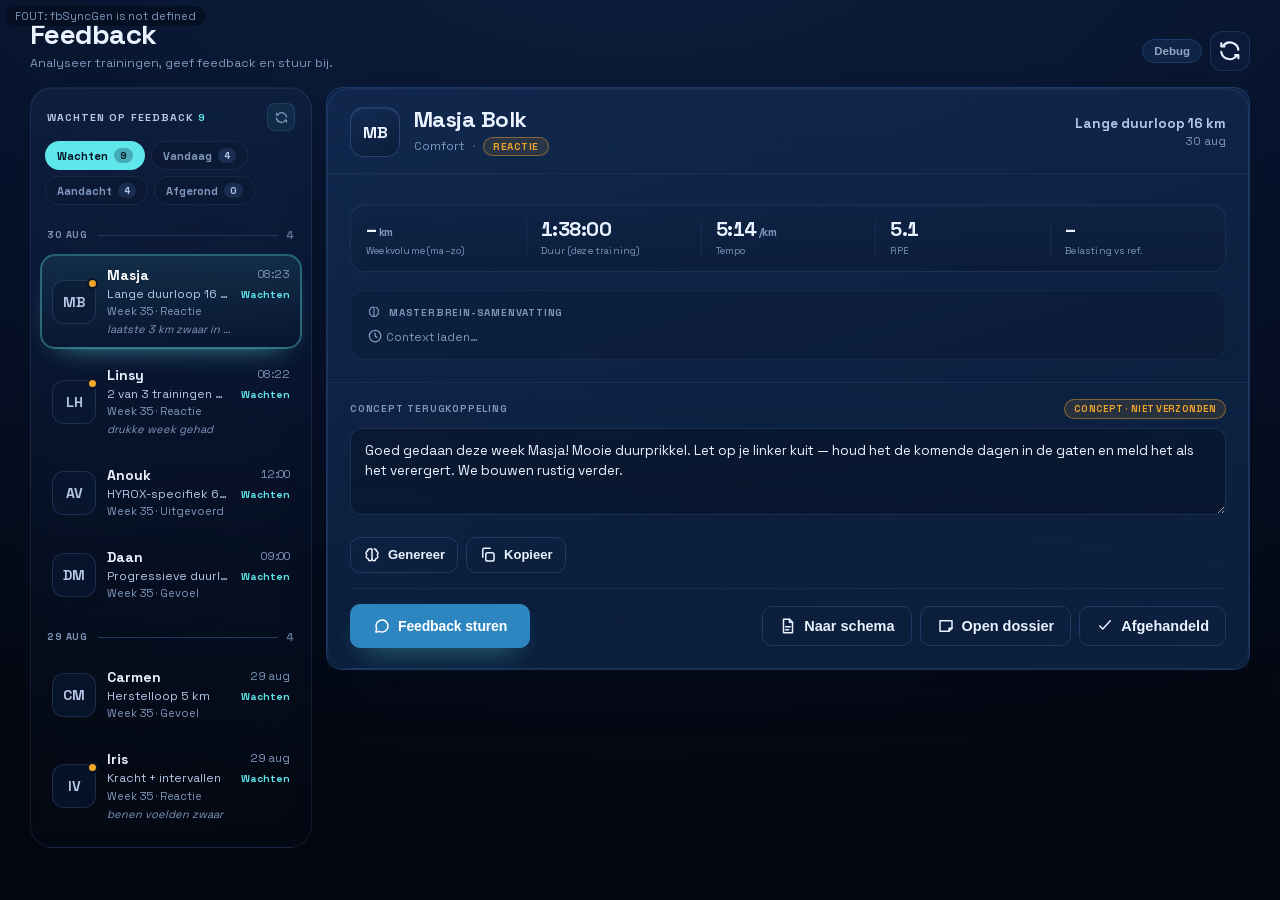
<file: design-lab/feedback-prod-harness.html>
<!doctype html>
<html lang="nl">
<head>
<meta charset="utf-8"><meta name="viewport" content="width=device-width,initial-scale=1">
<title>Feedback prod harness</title>
<link rel="stylesheet" href="/pwa/static/styles.css">
<link rel="stylesheet" href="/pwa/static/design-system.css">
<style>
  @font-face{font-family:"Space Grotesk";src:url(/pwa/static/fonts/sg-400.woff2) format("woff2");font-weight:400}
  @font-face{font-family:"Space Grotesk";src:url(/pwa/static/fonts/sg-700.woff2) format("woff2");font-weight:700}
  body{margin:0!important;display:block!important;max-width:none!important;grid-template-columns:none!important;
    background:radial-gradient(140% 100% at 50% -10%,#0b1f3d,#071129 55%,#03070f 100%),#081527;
    color:#EAF2FF;font-family:"Space Grotesk",system-ui,sans-serif;overflow:auto!important}
  .frame{margin:0 auto;padding:0 30px}
  .hl{position:fixed;top:6px;left:6px;z-index:99;font-size:11px;color:#7F97BC;background:rgba(6,14,30,.8);padding:3px 9px;border-radius:99px}
</style>
</head>
<body>
<div class="hl" id="hl">laden…</div>
<div id="mount"></div>
<svg width="0" height="0" style="position:absolute"><defs id="sprite"></defs></svg>
<script>
const $=(s,r)=>(r||document).querySelector(s), $$=(s,r)=>[...(r||document).querySelectorAll(s)];
const esc=s=>String(s==null?"":s).replace(/[&<>"']/g,c=>({"&":"&amp;","<":"&lt;",">":"&gt;",'"':"&quot;","'":"&#39;"}[c]));
const ic=n=>`<svg class="ic"><use href="#ic-${n}"/></svg>`;
function initialen(n){return String(n||"").split(/\s+/).map(w=>w[0]||"").join("").slice(0,2).toUpperCase();}
const _DS_TONE={hoog:"is-critical",let_op:"is-attention",aandacht:"is-attention",critical:"is-critical",attention:"is-attention",calm:"is-calm",success:"is-success",red:"is-critical",amber:"is-attention",green:"is-calm",unknown:"is-unknown",stale:"is-stale"};
function dsTone(v){return _DS_TONE[String(v==null?"":v).toLowerCase()]||"is-calm";}
function dsChip(t,tone){return `<span class="ds-chip ${tone||'is-calm'}">${esc(t)}</span>`;}
function dsFresh(s,t){return `<span class="ds-fresh ${dsTone(s)}"><i class="ds-dot"></i>${esc(t)}</span>`;}
function nlNum(x){if(x==null||x==="")return "";const n=Number(x);return isFinite(n)?(Math.round(n*100)/100).toString().replace(".",","):String(x);}
// shims for flow/deps we don't render
const renderGroupsBar=()=>{}, fbLog=()=>{}, fbBindDock=()=>{}, fbScrollThreadBottom=()=>{}, fbLockQueue=()=>{},
  isDesktop=()=>innerWidth>=1100, melding=()=>{}, haptic=()=>{}, openAthleteModule=()=>{}, api=()=>new Promise(()=>{}),
  renderFocusSkeleton=()=>{}, fbPreloadNext=()=>{}, fbKbOpen=()=>{}, fbKbClose=()=>{}, fbGrow=()=>{}, fbBindPrimary=()=>{}, fbLoadContext=()=>{},
  fbDraftGet=id=>SAMPLE.draft||"", fbDraftSave=()=>{}, homeFbBijwerken=()=>{}, fbUpdateInfo=()=>{}, fbToast=()=>{}, fbSummaryUpdate=()=>{};
function fbDateLabel(d){const t=new Date().toISOString().slice(0,10);if(d===t)return "Vandaag";const m=String(d).match(/(\d{4})-(\d{2})-(\d{2})/);const mn=["jan","feb","mrt","apr","mei","jun","jul","aug","sep","okt","nov","dec"];return m?`${+m[3]} ${mn[+m[2]-1]}`:d;}
function fbLocalISO(){return SAMPLE.today;}

async function loadSprite(){const t=await (await fetch("/pwa/static/index.html")).text();const m=t.match(/<defs>([\s\S]*?)<\/defs>/);if(m)$("#sprite").innerHTML=m[1];}
// Extract named functions/consts from app.js by brace/lparen matching and eval them.
function sliceFn(src,decl){const i=src.indexOf(decl);if(i<0)throw new Error("niet gevonden: "+decl);const j=src.indexOf("{",i);let d=0;for(let k=j;k<src.length;k++){if(src[k]==="{")d++;else if(src[k]==="}"){d--;if(d===0)return src.slice(i,k+1);}}throw new Error("unbalanced "+decl);}
function sliceConst(src,name){const i=src.indexOf(name);const j=src.indexOf(";",i);return src.slice(i,j+1);}
async function loadFns(){
  const t=await (await fetch("/pwa/static/app.js")).text();
  let code="";
  ["const FB_CAT","const _FB_TABS","const FB_DETAIL_DEADLINE","const FB_CTX_DEADLINE"].forEach(c=>code+=sliceConst(t,c)+"\n");
  ["function fbIsoWeek(","function fbIsAandacht(","function fbFilterItems(","function renderTabs(","function renderQueue(","function fbRowHtml(","function fbShortTime(",
   "function renderFocus(","function fbRenderCase(","function fbRenderMetricsSlot(","function fbRenderBerichtSlot(","function fbRenderMbSlot(","function fbRenderWeekSlots(","function fbRenderDetailBody(","function fbRenderCtxCol(","function fbZoneRetryHtml(","function fbBindZoneRetries(",
   "async function fbEnrichDetail(","function fbFillDetail(","function fbEnrichContext(","async function fbEnrichWeek(","async function fbEnrichCockpit(","async function fbFetchDetail(","async function fbBoundedGet(","function fbAbortEnrichment(",
   "function fbMetricsHtml(","function fbMin2hms(","function fbBerichtMbHtml(","function fbMasterbreinBullets(",
   "function fbApplyContext(","function fbWeekSelHtml(","function fbWeekChartHtml(","function fbCtxColSkeleton(","function fbCtxColEmpty(","function fbCtxColHtml(","function fbRing(",
   "function fbHeadHtml(","function fbDockHtml(","function fbPaHtml(","function fbThreadHtml(","function fbCtxHtml("].forEach(f=>code+=sliceFn(t,f)+"\n");
  code+="\nwindow.__fb={renderQueue,renderFocus,fbApplyContext};";
  (0,eval)(code);
}

// ── FB state + realistische data (vorm = queue/detail/cockpit/week payloads) ──
window.__FB_DETAIL_MS=999999;window.__FB_CTX_MS=999999;   // enrichers hangen buiten het capture-venster
const FB={items:[],filter:"wachten",selId:null,selGen:0,sel:null,detailCache:{},ctxCache:{},summaryLog:[],groups:[],group:"alle",_detailRef:null,_weekRef:null,_cockpitRef:null};
const SAMPLE={today:"2026-08-30",draft:"Goed gedaan deze week Masja! Mooie duurprikkel. Let op je linker kuit — houd het de komende dagen in de gaten en meld het als het verergert. We bouwen rustig verder."};
const QUEUE=[
 {id:"w-masja",athlete_key:"masja",naam:"Masja Bolk",voornaam:"Masja",datum:"2026-08-30",athlete_ts:"2026-08-30T08:23:00",workout:"Lange duurloop 16 km",categorie:"reactie",preview:"laatste 3 km zwaar in kuit",groep:"comfort",groep_label:"Comfort"},
 {id:"w-linsy",athlete_key:"linsy",naam:"Linsy Hanegraaf",voornaam:"Linsy",datum:"2026-08-30",athlete_ts:"2026-08-30T08:22:00",workout:"2 van 3 trainingen gemist",categorie:"reactie",preview:"drukke week gehad",groep:"comfort",groep_label:"Comfort"},
 {id:"w-carmen",athlete_key:"carmen",naam:"Carmen Megens",voornaam:"Carmen",datum:"2026-08-29",athlete_ts:"2026-08-29T18:00:00",workout:"Herstelloop 5 km",categorie:"gevoel",preview:"",groep:"comfort",groep_label:"Comfort"},
 {id:"w-anouk",athlete_key:"anouk",naam:"Anouk Van son",voornaam:"Anouk",datum:"2026-08-30",athlete_ts:"2026-08-30T12:00:00",workout:"HYROX-specifiek 6x1km",categorie:"uitgevoerd",preview:"",groep:"performer",groep_label:"High Performer"},
 {id:"w-daan",athlete_key:"daan",naam:"Daan Minnema",voornaam:"Daan",datum:"2026-08-30",athlete_ts:"2026-08-30T09:00:00",workout:"Progressieve duurloop 14 km",categorie:"gevoel",preview:"",groep:"performer",groep_label:"High Performer"},
 {id:"w-iris",athlete_key:"iris",naam:"Iris Van Schaijk",voornaam:"Iris",datum:"2026-08-29",athlete_ts:"2026-08-29T20:00:00",workout:"Kracht + intervallen",categorie:"reactie",preview:"benen voelden zwaar",groep:"start",groep_label:"Start to Run"},
 {id:"w-jelle",athlete_key:"jelle",naam:"Jelle Verhoeven",voornaam:"Jelle",datum:"2026-08-29",athlete_ts:"2026-08-29T19:00:00",workout:"Tempoloop 10 km",categorie:"uitgevoerd",preview:"",groep:"start",groep_label:"Start to Run"},
 {id:"w-noa",athlete_key:"noa",naam:"Noa Prins",voornaam:"Noa",datum:"2026-08-29",athlete_ts:"2026-08-29T16:00:00",workout:"Duurloop 12 km",categorie:"gevoel",preview:"",groep:"comfort",groep_label:"Comfort"},
 {id:"w-sven",athlete_key:"sven",naam:"Sven de Wit",voornaam:"Sven",datum:"2026-08-28",athlete_ts:"2026-08-28T21:00:00",workout:"Interval 8x400m",categorie:"reactie",preview:"hamstring wat strak",groep:"performer",groep_label:"High Performer"},
];
const DETAIL_MASJA={ok:true,id:"w-masja",naam:"Masja Bolk",voornaam:"Masja",workout:"Lange duurloop 16 km",datum:"2026-08-30",categorie:"reactie",workout_type:"run",is_run:true,
  gepland:{km:16,min:96,zone:{num:2,naam:"Duur"}},uitgevoerd:{km:16.2,min:98,pace:"5:14",hr_avg:148,hr_max:162,zone:{num:2}},
  afwijking:{pct:1,relevance:"ignore"},gevoel:{label:"Redelijk"},rpe:"5.1",is_structured:false,plan_is_kern:false,
  gesprek:[{coach:false,wie:"Masja",tekst:"Voelde me goed tijdens de run, maar laatste 3 km werd het zwaar in mijn linker kuit. Verder geen pijntjes."}]};
const COCKPIT_MASJA={ok:true,key:"masja",naam:"Masja Bolk",groep:"Comfort",
  status:{overall:"ATTENTION",reliability:{level:"amber",stale:true,core_gap:false}},
  attention:[{kind:"load_signal",title:"Verhoogd belastingssignaal",why:"volume +202% t.o.v. referentie"},
    {kind:"complaint",title:"Klacht: kuit links",why:"gevoelig na lange duurloop"}],
  load_observation:{ernst:"hoog",signalen:"volumesprong; kuitgevoeligheid",delta_pct:202,datum:"2026-08-29"},
  planning:{rows:[{label:"Hoofddoel",value:"7-Heuvelenloop"},{label:"Wedstrijddatum",value:"2026-10-05"},{label:"Race-prioriteit",value:"hoog"},{label:"Schema-status",value:"loopt — nog 12 dagen"}]},
  domains:[{key:"coach",titel:"Coachkennis",onbekend:false,regels:[{value:"Reageert goed op rustige opbouw"},{value:"Kuit links gevoelig bij hoge belasting"},{value:"Slaapt gemiddeld 7u 12m"}]}],
  source_health:[{source:"Trainingslog",available:true,stale:false},{source:"Intake",available:true,stale:false},{source:"Garmin-herstel",available:true,stale:true}]};
const WEEK_MASJA={ok:true,week:35,maandag:"2026-08-24",zondag:"2026-08-30",range_label:"ma 24 aug – zo 30 aug",weekvolume_km:48.4,totale_duur:"2:57:36",gem_tempo:"5:14",
  dagen:[{dag:"ma",label:"ma 24",km:15.5,is_future:false},{dag:"di",label:"di 25",km:7.2,is_future:false},{dag:"wo",label:"wo 26",km:1.0,is_future:false},{dag:"do",label:"do 27",km:13.6,is_future:false},{dag:"vr",label:"vr 28",km:2.0,is_future:false},{dag:"za",label:"za 29",km:9.1,is_future:false},{dag:"zo",label:"zo 30",km:0,is_future:false}]};

function buildDom(){
  const p=new URLSearchParams(location.search);
  const cw=p.get("cw");
  const frame=document.createElement("div");frame.className="frame";if(cw)frame.style.maxWidth=(+cw+60)+"px";
  frame.innerHTML=`<section class="view ds-view fb-cockpit on" data-view="feedback" style="display:block">
    <header class="fb-top"><div><h1>Feedback</h1><p>Analyseer trainingen, geef feedback en stuur bij.</p></div>
      <div class="fb-top-acts"><button class="fb-dbg-btn" id="fb-dbg">Debug</button><button class="iconbtn" id="fb-refresh"><svg class="ic"><use href="#ic-refresh"/></svg></button></div></header>
    <div class="fb-grid">
      <div class="fb-queue-col pane"><div class="fbq-head"><span class="fbq-title">Wachten op feedback <span class="fbq-count" id="fb-count">–</span></span>
        <button class="fbq-hicon" id="fb-refresh2"><svg class="ic"><use href="#ic-refresh"/></svg></button></div>
        <div class="fbq-tabs" id="fb-tabs"></div><div class="fb-groups" id="fb-groups" hidden></div><button class="fb-nieuw" id="fb-nieuw" hidden></button>
        <p class="hint" id="fb-info" hidden></p><section id="fb-queue" class="fb-queue" tabindex="0"></section></div>
      <div class="fb-focus-col on" id="fb-focus-col"><div id="fb-focus" class="fb-focus pane"></div></div>
      <aside class="fb-ctx-col" id="fb-ctx-col"></aside>
    </div></section>`;
  $("#mount").appendChild(frame);
}
async function run(){
  await Promise.all([loadSprite(),loadFns()]);
  buildDom();
  const p=new URLSearchParams(location.search);
  FB.filter=p.get("filter")||"wachten";
  FB.items=QUEUE.slice();
  FB.detailCache["w-masja"]=DETAIL_MASJA;
  const calmSel = !!p.get("calm");
  const sel = p.get("empty")? null : (p.get("sel")|| (calmSel ? "w-carmen" : "w-masja"));
  FB.selId=sel;
  window.__fb.renderQueue();
  $$(".fbq-row").forEach(r=>r.addEventListener("click",()=>{FB.selId=r.dataset.q||r.getAttribute("data-id");window.__fb.renderQueue();}));
  const calm = !!p.get("calm");
  const DET = calm ? {...DETAIL_MASJA, id:"w-carmen", naam:"Carmen Megens", voornaam:"Carmen", workout:"Herstelloop 5 km", categorie:"gevoel",
      uitgevoerd:{km:5.1,min:31,pace:"6:05",hr_avg:132,zone:{num:1}}, rpe:"3.2", gevoel:{label:"Goed"},
      gesprek:[{coach:false,wie:"Carmen",tekst:"Lekker rustig gelopen, voelde fris. Geen klachten."}]} : DETAIL_MASJA;
  const CK = calm ? {ok:true,naam:"Carmen Megens",status:{overall:"GOOD",reliability:{level:"green",stale:false}},attention:[],load_observation:null,
      planning:{rows:[{label:"Hoofddoel",value:"10 km PR"},{label:"Wedstrijddatum",value:"2026-11-09"}]},
      domains:[{key:"coach",titel:"Coachkennis",onbekend:false,regels:[{value:"Consistent, luistert goed naar het lichaam"},{value:"Herstelt snel"}]}],
      source_health:[{source:"Trainingslog",available:true,stale:false},{source:"Intake",available:true,stale:false}]} : COCKPIT_MASJA;
  const WK = calm ? {...WEEK_MASJA,weekvolume_km:28.6,dagen:[{dag:"ma",label:"ma 24",km:6,is_future:false},{dag:"di",label:"di 25",km:0,is_future:false},{dag:"wo",label:"wo 26",km:8.5,is_future:false},{dag:"do",label:"do 27",km:0,is_future:false},{dag:"vr",label:"vr 28",km:5.1,is_future:false},{dag:"za",label:"za 29",km:9,is_future:false},{dag:"zo",label:"zo 30",km:0,is_future:false}]} : WEEK_MASJA;
  if(calm){ FB.selId="w-carmen"; FB.detailCache["w-carmen"]=DET; }
  if(sel){ window.__fb.renderFocus(DET); window.__fb.fbApplyContext(CK, WK, DET); }
  else { $("#fb-focus").innerHTML=`<div class="fb-focus-empty">${ic("message")}<p>Kies links een training om te beoordelen.</p></div>`; $("#fb-ctx-col").innerHTML=""; }
  $("#hl").style.display=p.get("hidelbl")?"none":"block";
  $("#hl").textContent=`w=${innerWidth} · feedback`;
}
run().catch(e=>{$("#hl").textContent="FOUT: "+e.message;console.error(e);});
</script>
</body>
</html>
</file>
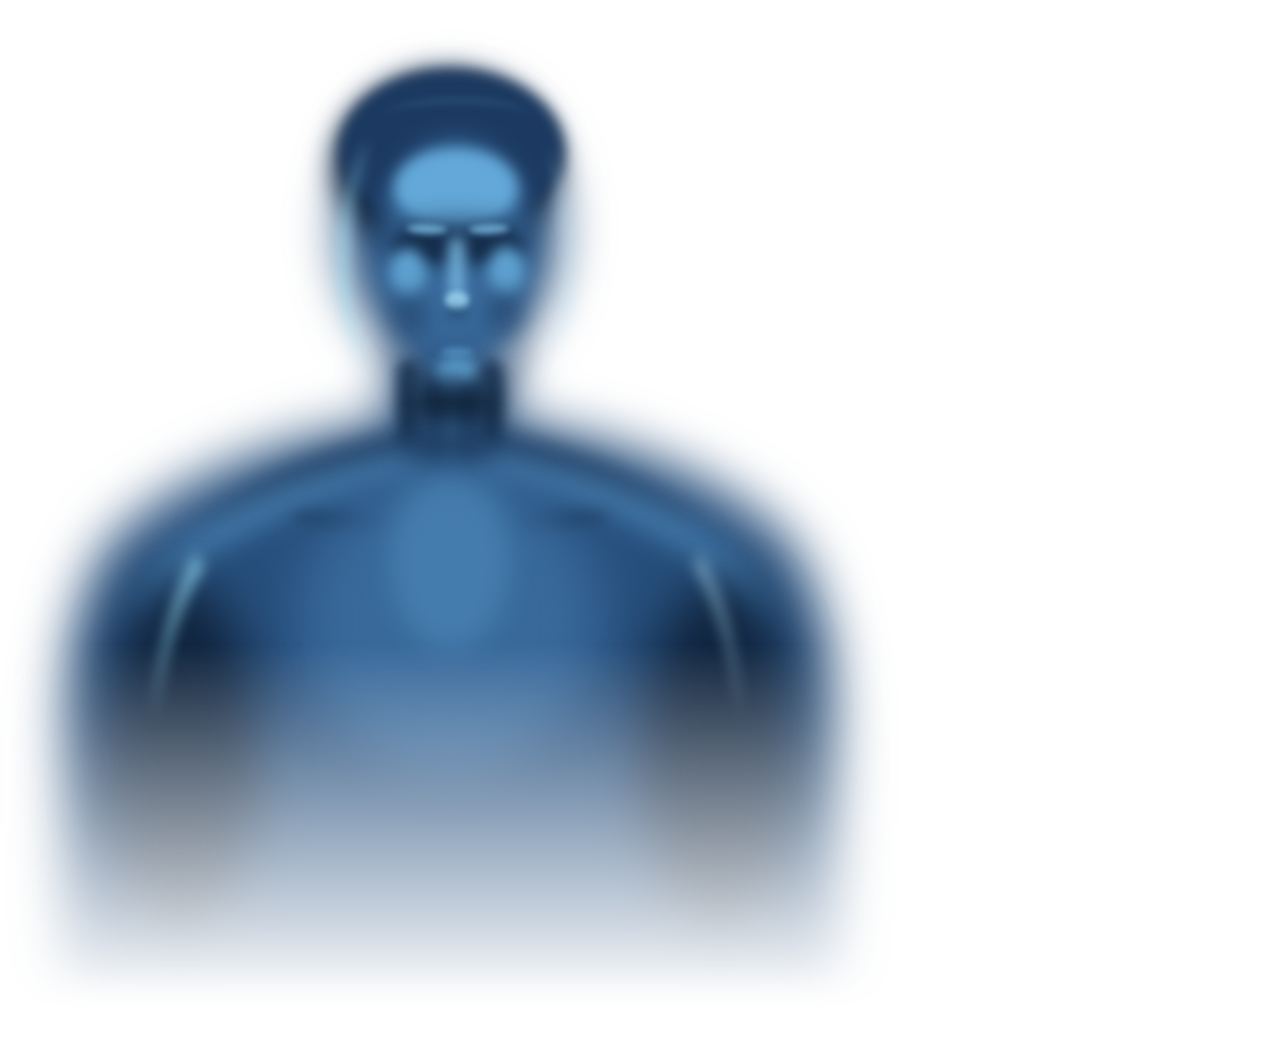
<file: design-lab/presence-paint-m.html>
<!doctype html>
<html>
<head>
<meta charset="utf-8">
<title>Presence Paint Lab</title>
<style>
/* Painterly digital-human bust — gestapelde soft-gradients (sculpt-lagen).
   Doel: pre-rendered alpha-asset voor de Workspace spatial cockpit.
   Transparante achtergrond; capture met --default-background-color=00000000. */
html,body{margin:0;background:transparent;width:900px;height:1040px;overflow:hidden}
svg{display:block;width:900px;height:1040px}
.b{filter:blur(26px)}   /* grote vormen        */
.m{filter:blur(14px)}   /* middenvormen        */
.f{filter:blur(7px)}    /* fijne modellering   */
.x{filter:blur(3px)}    /* accenten            */
</style>
</head>
<body>
<svg viewBox="0 0 900 1040" xmlns="http://www.w3.org/2000/svg">
  <defs>
    <linearGradient id="fade" x1="0" y1="0" x2="0" y2="1">
      <stop offset=".62" stop-color="#fff"/>
      <stop offset=".97" stop-color="#fff" stop-opacity="0"/>
    </linearGradient>
    <mask id="dissolve"><rect width="900" height="1040" fill="url(#fade)"/></mask>
  </defs>

  <g mask="url(#dissolve)">
    <!-- ══ 1. BASISMASSA (silhouet in soft volume) ══ -->
    <g class="b" fill="#274F7C">
      <ellipse cx="450" cy="228" rx="108" ry="138"/>                  <!-- schedel -->
      <rect x="390" y="330" width="120" height="120" rx="50"/>        <!-- hals -->
      <path d="M450 416 C580 424 720 468 790 542 C820 584 834 646 838 724 L838 1000 L62 1000 L62 724 C66 646 80 584 110 542 C180 468 320 424 450 416 Z"/>
    </g>

    <!-- ══ 2. HAAR (v): massa + staart ══ -->
    <g class="m" fill="#12253F">
      <ellipse cx="446" cy="164" rx="112" ry="92"/>                  <!-- haarkap -->
    </g>
    <g class="f" fill="#1C3A61">
      <ellipse cx="452" cy="150" rx="112" ry="80"/>                   <!-- haar sheen-basis -->
    </g>
    <g class="x" fill="#3E6E9E" opacity=".5">
      <path d="M380 112 C424 92 492 90 534 112 C492 102 424 102 380 112 Z" opacity=".5"/> <!-- haarlijn glans -->
    </g>

    <!-- ══ 3. GEZICHT: vormvlakken (sculpt, geen portret) ══ -->
    <!-- gezichtsveld iets lichter dan basis -->
    <g class="m" fill="#3A6C9E">
      <ellipse cx="456" cy="250" rx="76" ry="108"/>
    </g>
    <!-- voorhoofd licht -->
    <g class="f" fill="#63A8D8">
      <ellipse cx="456" cy="188" rx="62" ry="40"/>
    </g>
    <!-- oogkas-schaduwband (ogen in schaduw — menselijk zonder identiteit) -->
    <g class="f" fill="#132A47">
      <ellipse cx="424" cy="246" rx="30" ry="16"/>
      <ellipse cx="492" cy="246" rx="30" ry="16"/>
    </g>
    <g class="m" fill="#16304F" opacity=".85">
      <ellipse cx="458" cy="242" rx="72" ry="20"/>
    </g>
    <!-- wenkbrauwrichel licht boven de schaduwband -->
    <g class="x" fill="#7CBCE4" opacity=".8">
      <ellipse cx="427" cy="229" rx="20" ry="5" transform="rotate(2 427 229)"/>
      <ellipse cx="489" cy="229" rx="20" ry="5" transform="rotate(-2 489 229)"/>
    </g>
    <!-- neusbrug + neuspunt -->
    <g class="f" fill="#7CBCE4">
      <rect x="450" y="238" width="13" height="58" rx="6"/>
    </g>
    <g class="x" fill="#9AD2EF" opacity=".9">
      <ellipse cx="457" cy="300" rx="12" ry="9"/>
    </g>
    <g class="f" fill="#152C49" opacity=".8">
      <ellipse cx="457" cy="313" rx="10" ry="4"/>                      <!-- neus-onderschaduw -->
    </g>
    <!-- jukbeenderen -->
    <g class="f" fill="#63A8D8" opacity=".9">
      <ellipse cx="408" cy="272" rx="18" ry="24"/>
      <ellipse cx="506" cy="270" rx="18" ry="24"/>
    </g>
    <!-- wangschaduw (holte) -->
    <g class="m" fill="#1B3659" opacity=".8">
      <ellipse cx="410" cy="314" rx="14" ry="20"/>
      <ellipse cx="504" cy="312" rx="14" ry="20"/>
    </g>
    <!-- mondzone: zachte donkere band + kinlicht -->
    <g class="m" fill="#1A3355" opacity=".55">
      <ellipse cx="457" cy="341" rx="16" ry="5"/>
    </g>
    <g class="x" fill="#5290C2" opacity=".7">
      <ellipse cx="457" cy="352" rx="16" ry="5"/>
    </g>
    <g class="f" fill="#63A8D8">
      <ellipse cx="457" cy="372" rx="22" ry="14"/>                     <!-- kin -->
    </g>
    <!-- kaaklijn-schaduw -->
    <g class="m" fill="#122540" opacity=".6">
      <path d="M380 330 C400 372 430 396 458 398 C486 396 514 372 534 328 C520 380 492 410 458 412 C424 410 396 378 380 330 Z"/>
    </g>

    <!-- ══ 4. HALS: cilinder + spieren ══ -->
    <g class="f" fill="#16304F" opacity=".9">
      <rect x="398" y="360" width="20" height="100" rx="10"/>
      <rect x="482" y="360" width="20" height="100" rx="10"/>
    </g>
    <g class="f" fill="#5290C2" opacity=".7">
      <rect x="442" y="372" width="18" height="88" rx="9"/>           <!-- keellicht -->
    </g>
    <g class="f" fill="#63A8D8" opacity=".35">
      <path d="M414 380 C420 420 432 450 448 468 C436 452 424 420 418 382 Z"/>
      <path d="M488 378 C482 418 470 448 456 466 C468 450 480 418 484 380 Z"/>
    </g>
    <!-- onder-kin kernschaduw -->
    <g class="m" fill="#0E2036" opacity=".95">
      <ellipse cx="452" cy="404" rx="46" ry="22"/>
    </g>

    <!-- ══ 5. SCHOUDERS / TRAPEZIUS / BORST ══ -->
    <g class="m" fill="#1B3659">
      <path d="M450 430 C540 436 640 472 706 536 C650 500 545 470 450 466 C355 470 250 500 194 536 C260 472 360 436 450 430 Z"/>
    </g>
    <!-- doorlopende schouderband: nek → trapezius → deltoid (één lichtvorm per zijde) -->
    <g class="m" fill="#5290C2" opacity=".75">
      <path d="M414 452 C340 462 250 492 178 548 C150 572 134 600 130 628 C160 584 210 548 268 522 C322 498 376 482 420 476 Z"/>
      <path d="M486 452 C560 462 650 492 722 548 C750 572 766 600 770 628 C740 584 690 548 632 522 C578 498 524 482 480 476 Z"/>
    </g>
    <!-- sleutelbeen-schaduw net onder de band -->
    <g class="f" fill="#152C49" opacity=".5">
      <ellipse cx="348" cy="522" rx="58" ry="9" transform="rotate(6 348 522)"/>
      <ellipse cx="552" cy="522" rx="58" ry="9" transform="rotate(-6 552 522)"/>
    </g>
    <!-- sternum-veld: één uitwaaierend borstlicht -->
    <g class="b" fill="#3A6C9E" opacity=".9">
      <ellipse cx="450" cy="620" rx="150" ry="150"/>
    </g>
    <g class="m" fill="#5290C2" opacity=".5">
      <ellipse cx="450" cy="560" rx="60" ry="90"/>
    </g>
    <!-- flankschaduwen -->
    <g class="b" fill="#0C1D33" opacity=".85">
      <ellipse cx="180" cy="760" rx="80" ry="180"/>
      <ellipse cx="720" cy="760" rx="80" ry="180"/>
    </g>

    <!-- ══ 6. RIM LIGHTS ══ -->
    <g class="f" fill="#9FE8FF" opacity=".6">
      <path d="M368 140 C344 186 334 240 340 292 C344 322 354 348 368 366 C356 340 350 312 348 282 C346 232 354 182 368 140 Z"/>
      <path d="M196 552 C172 592 158 650 154 716 C164 656 180 604 204 568 Z"/>
    </g>
    <g class="f" fill="#BCEBFF" opacity=".42">
      <path d="M548 148 C568 190 576 240 572 290 C568 318 560 342 548 358 C558 334 564 308 566 280 C568 234 560 190 548 148 Z"/>
      <path d="M700 552 C726 594 738 652 740 716 C732 656 716 604 694 568 Z"/>
    </g>
    <!-- haar-rim -->

  </g>
</svg>
</body>
</html>
</file>
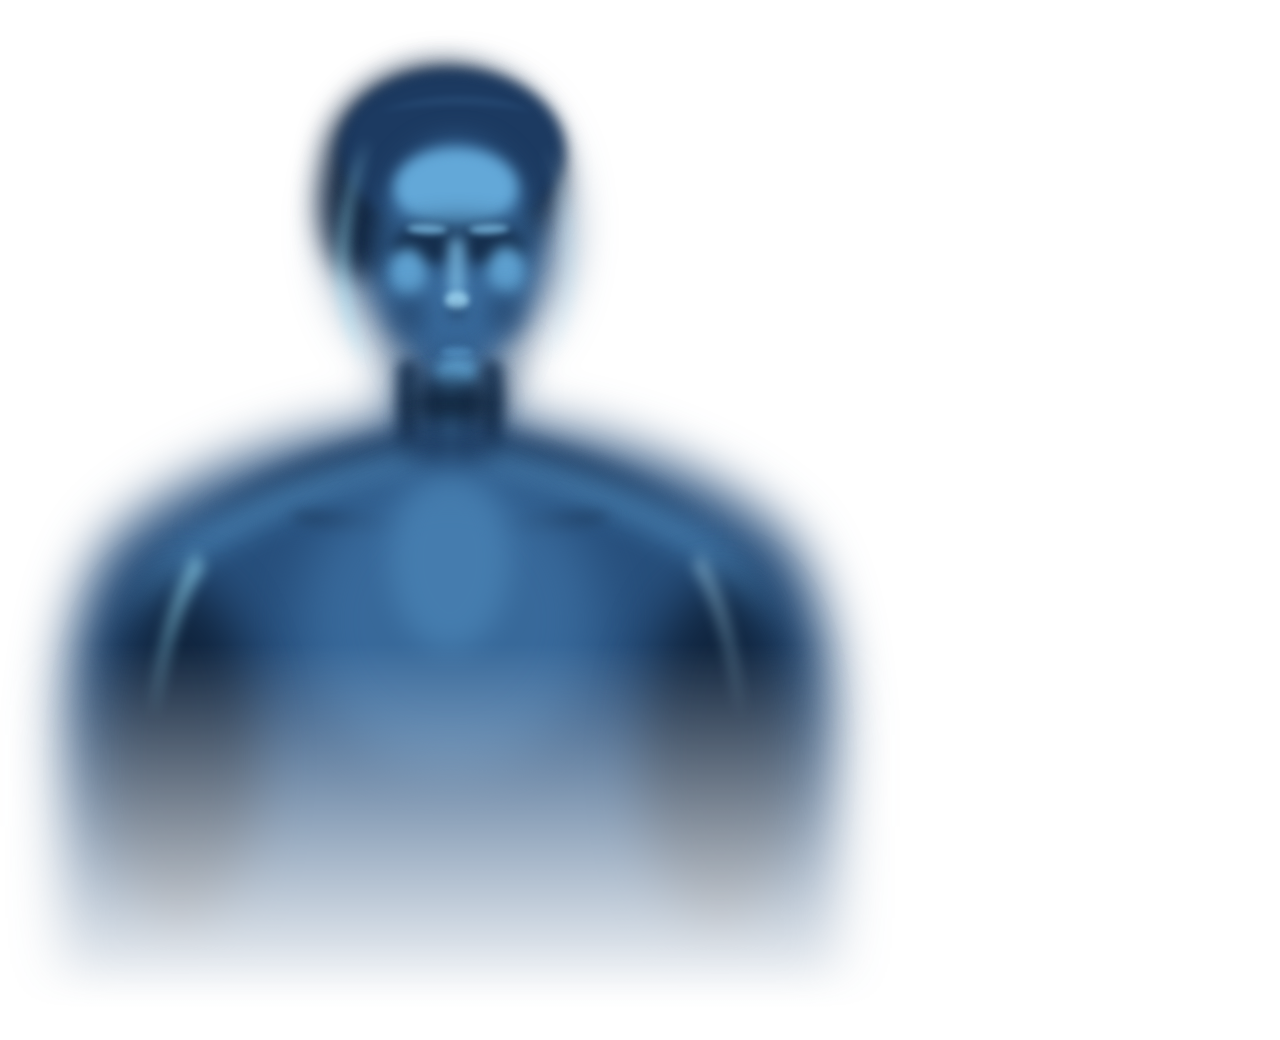
<file: design-lab/presence-paint-x.html>
<!doctype html>
<html>
<head>
<meta charset="utf-8">
<title>Presence Paint Lab</title>
<style>
/* Painterly digital-human bust — gestapelde soft-gradients (sculpt-lagen).
   Doel: pre-rendered alpha-asset voor de Workspace spatial cockpit.
   Transparante achtergrond; capture met --default-background-color=00000000. */
html,body{margin:0;background:transparent;width:900px;height:1040px;overflow:hidden}
svg{display:block;width:900px;height:1040px}
.b{filter:blur(26px)}   /* grote vormen        */
.m{filter:blur(14px)}   /* middenvormen        */
.f{filter:blur(7px)}    /* fijne modellering   */
.x{filter:blur(3px)}    /* accenten            */
</style>
</head>
<body>
<svg viewBox="0 0 900 1040" xmlns="http://www.w3.org/2000/svg">
  <defs>
    <linearGradient id="fade" x1="0" y1="0" x2="0" y2="1">
      <stop offset=".62" stop-color="#fff"/>
      <stop offset=".97" stop-color="#fff" stop-opacity="0"/>
    </linearGradient>
    <mask id="dissolve"><rect width="900" height="1040" fill="url(#fade)"/></mask>
  </defs>

  <g mask="url(#dissolve)">
    <!-- ══ 1. BASISMASSA (silhouet in soft volume) ══ -->
    <g class="b" fill="#274F7C">
      <ellipse cx="450" cy="228" rx="108" ry="138"/>                  <!-- schedel -->
      <rect x="398" y="330" width="104" height="120" rx="46"/>        <!-- hals -->
      <path d="M450 416 C580 424 720 468 790 542 C820 584 834 646 838 724 L838 1000 L62 1000 L62 724 C66 646 80 584 110 542 C180 468 320 424 450 416 Z"/>
    </g>

    <!-- ══ 2. HAAR (v): massa + staart ══ -->
    <g class="m" fill="#12253F">
      <ellipse cx="442" cy="170" rx="118" ry="104"/>                  <!-- haarkap -->
      <ellipse cx="360" cy="200" rx="40" ry="76"/>                    <!-- zijmassa links -->
    </g>
    <g class="f" fill="#1C3A61">
      <ellipse cx="452" cy="150" rx="112" ry="80"/>                   <!-- haar sheen-basis -->
    </g>
    <g class="x" fill="#3E6E9E" opacity=".5">
      <path d="M380 112 C424 92 492 90 534 112 C492 102 424 102 380 112 Z" opacity=".5"/> <!-- haarlijn glans -->
    </g>

    <!-- ══ 3. GEZICHT: vormvlakken (sculpt, geen portret) ══ -->
    <!-- gezichtsveld iets lichter dan basis -->
    <g class="m" fill="#3A6C9E">
      <ellipse cx="456" cy="250" rx="76" ry="108"/>
    </g>
    <!-- voorhoofd licht -->
    <g class="f" fill="#63A8D8">
      <ellipse cx="456" cy="188" rx="62" ry="40"/>
    </g>
    <!-- oogkas-schaduwband (ogen in schaduw — menselijk zonder identiteit) -->
    <g class="f" fill="#132A47">
      <ellipse cx="424" cy="246" rx="30" ry="16"/>
      <ellipse cx="492" cy="246" rx="30" ry="16"/>
    </g>
    <g class="m" fill="#16304F" opacity=".85">
      <ellipse cx="458" cy="242" rx="72" ry="20"/>
    </g>
    <!-- wenkbrauwrichel licht boven de schaduwband -->
    <g class="x" fill="#7CBCE4" opacity=".8">
      <ellipse cx="427" cy="229" rx="20" ry="5" transform="rotate(2 427 229)"/>
      <ellipse cx="489" cy="229" rx="20" ry="5" transform="rotate(-2 489 229)"/>
    </g>
    <!-- neusbrug + neuspunt -->
    <g class="f" fill="#7CBCE4">
      <rect x="450" y="238" width="13" height="58" rx="6"/>
    </g>
    <g class="x" fill="#9AD2EF" opacity=".9">
      <ellipse cx="457" cy="300" rx="12" ry="9"/>
    </g>
    <g class="f" fill="#152C49" opacity=".8">
      <ellipse cx="457" cy="313" rx="10" ry="4"/>                      <!-- neus-onderschaduw -->
    </g>
    <!-- jukbeenderen -->
    <g class="f" fill="#63A8D8" opacity=".9">
      <ellipse cx="408" cy="272" rx="18" ry="24"/>
      <ellipse cx="506" cy="270" rx="18" ry="24"/>
    </g>
    <!-- wangschaduw (holte) -->
    <g class="m" fill="#1B3659" opacity=".8">
      <ellipse cx="410" cy="314" rx="14" ry="20"/>
      <ellipse cx="504" cy="312" rx="14" ry="20"/>
    </g>
    <!-- mondzone: zachte donkere band + kinlicht -->
    <g class="m" fill="#1A3355" opacity=".55">
      <ellipse cx="457" cy="341" rx="16" ry="5"/>
    </g>
    <g class="x" fill="#5290C2" opacity=".7">
      <ellipse cx="457" cy="352" rx="16" ry="5"/>
    </g>
    <g class="f" fill="#63A8D8">
      <ellipse cx="457" cy="372" rx="22" ry="14"/>                     <!-- kin -->
    </g>
    <!-- kaaklijn-schaduw -->
    <g class="m" fill="#122540" opacity=".45">
      <path d="M380 330 C400 372 430 396 458 398 C486 396 514 372 534 328 C520 380 492 410 458 412 C424 410 396 378 380 330 Z"/>
    </g>

    <!-- ══ 4. HALS: cilinder + spieren ══ -->
    <g class="f" fill="#16304F" opacity=".9">
      <rect x="398" y="360" width="20" height="100" rx="10"/>
      <rect x="482" y="360" width="20" height="100" rx="10"/>
    </g>
    <g class="f" fill="#5290C2" opacity=".7">
      <rect x="442" y="372" width="18" height="88" rx="9"/>           <!-- keellicht -->
    </g>
    <g class="f" fill="#63A8D8" opacity=".35">
      <path d="M414 380 C420 420 432 450 448 468 C436 452 424 420 418 382 Z"/>
      <path d="M488 378 C482 418 470 448 456 466 C468 450 480 418 484 380 Z"/>
    </g>
    <!-- onder-kin kernschaduw -->
    <g class="m" fill="#0E2036" opacity=".95">
      <ellipse cx="452" cy="404" rx="46" ry="22"/>
    </g>

    <!-- ══ 5. SCHOUDERS / TRAPEZIUS / BORST ══ -->
    <g class="m" fill="#1B3659">
      <path d="M450 430 C540 436 640 472 706 536 C650 500 545 470 450 466 C355 470 250 500 194 536 C260 472 360 436 450 430 Z"/>
    </g>
    <!-- doorlopende schouderband: nek → trapezius → deltoid (één lichtvorm per zijde) -->
    <g class="m" fill="#5290C2" opacity=".75">
      <path d="M414 452 C340 462 250 492 178 548 C150 572 134 600 130 628 C160 584 210 548 268 522 C322 498 376 482 420 476 Z"/>
      <path d="M486 452 C560 462 650 492 722 548 C750 572 766 600 770 628 C740 584 690 548 632 522 C578 498 524 482 480 476 Z"/>
    </g>
    <!-- sleutelbeen-schaduw net onder de band -->
    <g class="f" fill="#152C49" opacity=".5">
      <ellipse cx="348" cy="522" rx="58" ry="9" transform="rotate(6 348 522)"/>
      <ellipse cx="552" cy="522" rx="58" ry="9" transform="rotate(-6 552 522)"/>
    </g>
    <!-- sternum-veld: één uitwaaierend borstlicht -->
    <g class="b" fill="#3A6C9E" opacity=".9">
      <ellipse cx="450" cy="620" rx="150" ry="150"/>
    </g>
    <g class="m" fill="#5290C2" opacity=".5">
      <ellipse cx="450" cy="560" rx="60" ry="90"/>
    </g>
    <!-- flankschaduwen -->
    <g class="b" fill="#0C1D33" opacity=".85">
      <ellipse cx="180" cy="760" rx="80" ry="180"/>
      <ellipse cx="720" cy="760" rx="80" ry="180"/>
    </g>

    <!-- ══ 6. RIM LIGHTS ══ -->
    <g class="f" fill="#9FE8FF" opacity=".6">
      <path d="M368 140 C344 186 334 240 340 292 C344 322 354 348 368 366 C356 340 350 312 348 282 C346 232 354 182 368 140 Z"/>
      <path d="M196 552 C172 592 158 650 154 716 C164 656 180 604 204 568 Z"/>
    </g>
    <g class="f" fill="#BCEBFF" opacity=".42">
      <path d="M548 148 C568 190 576 240 572 290 C568 318 560 342 548 358 C558 334 564 308 566 280 C568 234 560 190 548 148 Z"/>
      <path d="M700 552 C726 594 738 652 740 716 C732 656 716 604 694 568 Z"/>
    </g>
    <!-- haar-rim -->

  </g>
</svg>
</body>
</html>
</file>
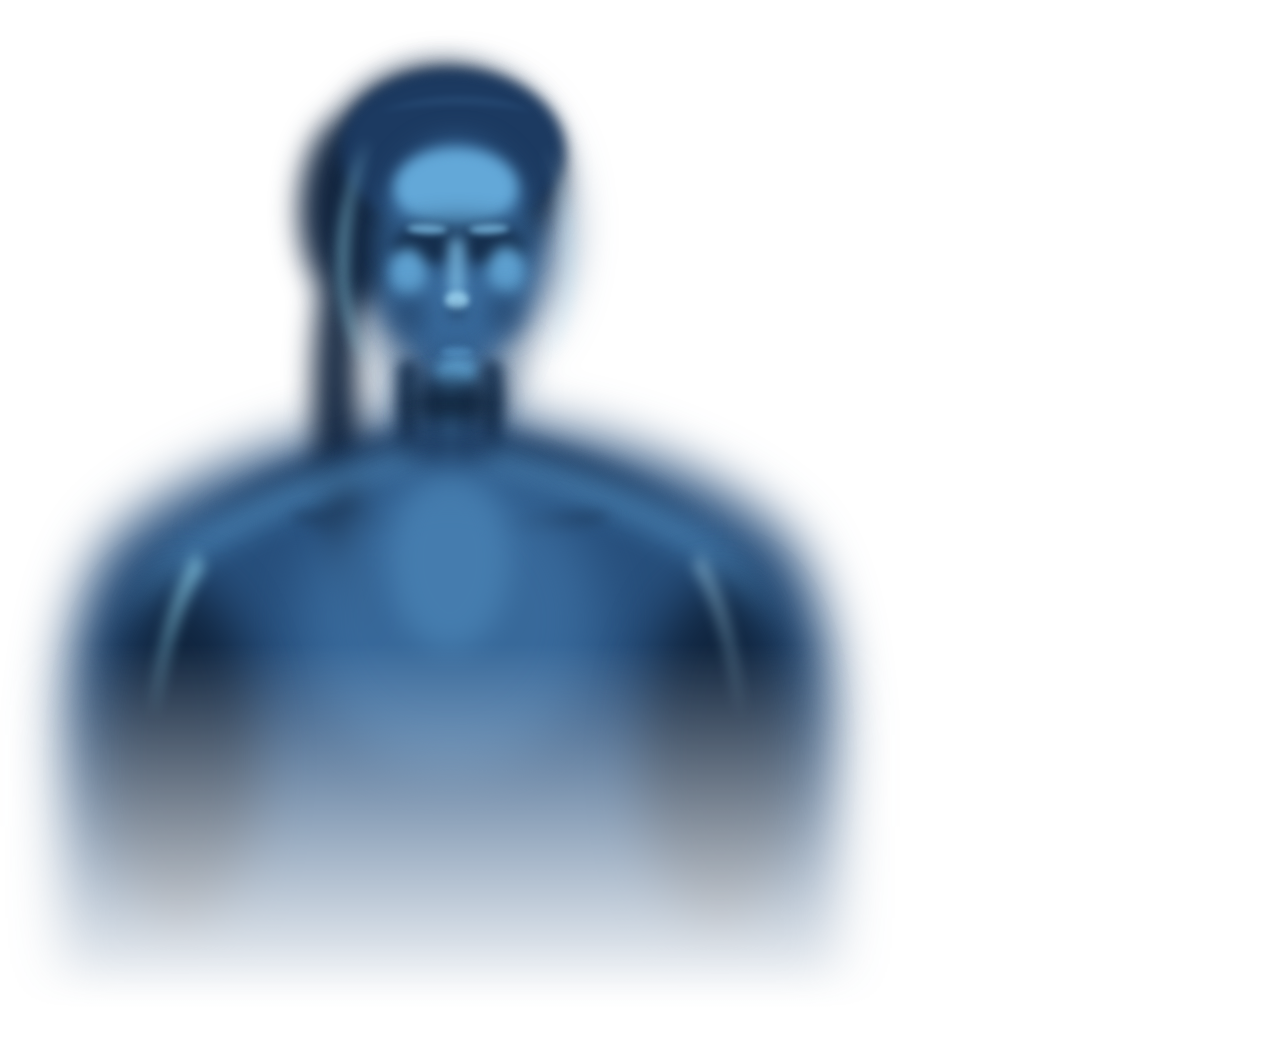
<file: design-lab/presence-paint.html>
<!doctype html>
<html>
<head>
<meta charset="utf-8">
<title>Presence Paint Lab</title>
<style>
/* Painterly digital-human bust — gestapelde soft-gradients (sculpt-lagen).
   Doel: pre-rendered alpha-asset voor de Workspace spatial cockpit.
   Transparante achtergrond; capture met --default-background-color=00000000. */
html,body{margin:0;background:transparent;width:900px;height:1040px;overflow:hidden}
svg{display:block;width:900px;height:1040px}
.b{filter:blur(26px)}   /* grote vormen        */
.m{filter:blur(14px)}   /* middenvormen        */
.f{filter:blur(7px)}    /* fijne modellering   */
.x{filter:blur(3px)}    /* accenten            */
</style>
</head>
<body>
<svg viewBox="0 0 900 1040" xmlns="http://www.w3.org/2000/svg">
  <defs>
    <linearGradient id="fade" x1="0" y1="0" x2="0" y2="1">
      <stop offset=".62" stop-color="#fff"/>
      <stop offset=".97" stop-color="#fff" stop-opacity="0"/>
    </linearGradient>
    <mask id="dissolve"><rect width="900" height="1040" fill="url(#fade)"/></mask>
  </defs>

  <g mask="url(#dissolve)">
    <!-- ══ 1. BASISMASSA (silhouet in soft volume) ══ -->
    <g class="b" fill="#274F7C">
      <ellipse cx="450" cy="228" rx="108" ry="138"/>                  <!-- schedel -->
      <rect x="398" y="330" width="104" height="120" rx="46"/>        <!-- hals -->
      <path d="M450 416 C580 424 720 468 790 542 C820 584 834 646 838 724 L838 1000 L62 1000 L62 724 C66 646 80 584 110 542 C180 468 320 424 450 416 Z"/>
    </g>

    <!-- ══ 2. HAAR (v): massa + staart ══ -->
    <g class="m" fill="#12253F">
      <ellipse cx="442" cy="170" rx="118" ry="104"/>                  <!-- haarkap -->
      <ellipse cx="352" cy="210" rx="52" ry="96"/>                    <!-- zijmassa links -->
      <path d="M340 210 C312 300 306 400 322 500 C332 560 348 610 368 640 C376 596 372 540 364 484 C352 392 356 292 372 224 Z"/> <!-- staart -->
    </g>
    <g class="f" fill="#1C3A61">
      <ellipse cx="452" cy="150" rx="112" ry="80"/>                   <!-- haar sheen-basis -->
    </g>
    <g class="x" fill="#3E6E9E" opacity=".5">
      <path d="M380 112 C424 92 492 90 534 112 C492 102 424 102 380 112 Z" opacity=".5"/> <!-- haarlijn glans -->
    </g>

    <!-- ══ 3. GEZICHT: vormvlakken (sculpt, geen portret) ══ -->
    <!-- gezichtsveld iets lichter dan basis -->
    <g class="m" fill="#3A6C9E">
      <ellipse cx="456" cy="250" rx="76" ry="108"/>
    </g>
    <!-- voorhoofd licht -->
    <g class="f" fill="#63A8D8">
      <ellipse cx="456" cy="188" rx="62" ry="40"/>
    </g>
    <!-- oogkas-schaduwband (ogen in schaduw — menselijk zonder identiteit) -->
    <g class="f" fill="#132A47">
      <ellipse cx="424" cy="246" rx="30" ry="16"/>
      <ellipse cx="492" cy="246" rx="30" ry="16"/>
    </g>
    <g class="m" fill="#16304F" opacity=".85">
      <ellipse cx="458" cy="242" rx="72" ry="20"/>
    </g>
    <!-- wenkbrauwrichel licht boven de schaduwband -->
    <g class="x" fill="#7CBCE4" opacity=".8">
      <ellipse cx="427" cy="229" rx="20" ry="5" transform="rotate(2 427 229)"/>
      <ellipse cx="489" cy="229" rx="20" ry="5" transform="rotate(-2 489 229)"/>
    </g>
    <!-- neusbrug + neuspunt -->
    <g class="f" fill="#7CBCE4">
      <rect x="450" y="238" width="13" height="58" rx="6"/>
    </g>
    <g class="x" fill="#9AD2EF" opacity=".9">
      <ellipse cx="457" cy="300" rx="12" ry="9"/>
    </g>
    <g class="f" fill="#152C49" opacity=".8">
      <ellipse cx="457" cy="313" rx="10" ry="4"/>                      <!-- neus-onderschaduw -->
    </g>
    <!-- jukbeenderen -->
    <g class="f" fill="#63A8D8" opacity=".9">
      <ellipse cx="408" cy="272" rx="18" ry="24"/>
      <ellipse cx="506" cy="270" rx="18" ry="24"/>
    </g>
    <!-- wangschaduw (holte) -->
    <g class="m" fill="#1B3659" opacity=".8">
      <ellipse cx="410" cy="314" rx="14" ry="20"/>
      <ellipse cx="504" cy="312" rx="14" ry="20"/>
    </g>
    <!-- mondzone: zachte donkere band + kinlicht -->
    <g class="m" fill="#1A3355" opacity=".55">
      <ellipse cx="457" cy="341" rx="16" ry="5"/>
    </g>
    <g class="x" fill="#5290C2" opacity=".7">
      <ellipse cx="457" cy="352" rx="16" ry="5"/>
    </g>
    <g class="f" fill="#63A8D8">
      <ellipse cx="457" cy="372" rx="22" ry="14"/>                     <!-- kin -->
    </g>
    <!-- kaaklijn-schaduw -->
    <g class="m" fill="#122540" opacity=".45">
      <path d="M380 330 C400 372 430 396 458 398 C486 396 514 372 534 328 C520 380 492 410 458 412 C424 410 396 378 380 330 Z"/>
    </g>

    <!-- ══ 4. HALS: cilinder + spieren ══ -->
    <g class="f" fill="#16304F" opacity=".9">
      <rect x="398" y="360" width="20" height="100" rx="10"/>
      <rect x="482" y="360" width="20" height="100" rx="10"/>
    </g>
    <g class="f" fill="#5290C2" opacity=".7">
      <rect x="442" y="372" width="18" height="88" rx="9"/>           <!-- keellicht -->
    </g>
    <g class="f" fill="#63A8D8" opacity=".35">
      <path d="M414 380 C420 420 432 450 448 468 C436 452 424 420 418 382 Z"/>
      <path d="M488 378 C482 418 470 448 456 466 C468 450 480 418 484 380 Z"/>
    </g>
    <!-- onder-kin kernschaduw -->
    <g class="m" fill="#0E2036" opacity=".95">
      <ellipse cx="452" cy="404" rx="46" ry="22"/>
    </g>

    <!-- ══ 5. SCHOUDERS / TRAPEZIUS / BORST ══ -->
    <g class="m" fill="#1B3659">
      <path d="M450 430 C540 436 640 472 706 536 C650 500 545 470 450 466 C355 470 250 500 194 536 C260 472 360 436 450 430 Z"/>
    </g>
    <!-- doorlopende schouderband: nek → trapezius → deltoid (één lichtvorm per zijde) -->
    <g class="m" fill="#5290C2" opacity=".75">
      <path d="M414 452 C340 462 250 492 178 548 C150 572 134 600 130 628 C160 584 210 548 268 522 C322 498 376 482 420 476 Z"/>
      <path d="M486 452 C560 462 650 492 722 548 C750 572 766 600 770 628 C740 584 690 548 632 522 C578 498 524 482 480 476 Z"/>
    </g>
    <!-- sleutelbeen-schaduw net onder de band -->
    <g class="f" fill="#152C49" opacity=".5">
      <ellipse cx="348" cy="522" rx="58" ry="9" transform="rotate(6 348 522)"/>
      <ellipse cx="552" cy="522" rx="58" ry="9" transform="rotate(-6 552 522)"/>
    </g>
    <!-- sternum-veld: één uitwaaierend borstlicht -->
    <g class="b" fill="#3A6C9E" opacity=".9">
      <ellipse cx="450" cy="620" rx="150" ry="150"/>
    </g>
    <g class="m" fill="#5290C2" opacity=".5">
      <ellipse cx="450" cy="560" rx="60" ry="90"/>
    </g>
    <!-- flankschaduwen -->
    <g class="b" fill="#0C1D33" opacity=".85">
      <ellipse cx="180" cy="760" rx="80" ry="180"/>
      <ellipse cx="720" cy="760" rx="80" ry="180"/>
    </g>

    <!-- ══ 6. RIM LIGHTS ══ -->
    <g class="f" fill="#9FE8FF" opacity=".6">
      <path d="M368 140 C344 186 334 240 340 292 C344 322 354 348 368 366 C356 340 350 312 348 282 C346 232 354 182 368 140 Z"/>
      <path d="M196 552 C172 592 158 650 154 716 C164 656 180 604 204 568 Z"/>
    </g>
    <g class="f" fill="#BCEBFF" opacity=".42">
      <path d="M548 148 C568 190 576 240 572 290 C568 318 560 342 548 358 C558 334 564 308 566 280 C568 234 560 190 548 148 Z"/>
      <path d="M700 552 C726 594 738 652 740 716 C732 656 716 604 694 568 Z"/>
    </g>
    <!-- haar-rim -->

  </g>
</svg>
</body>
</html>
</file>
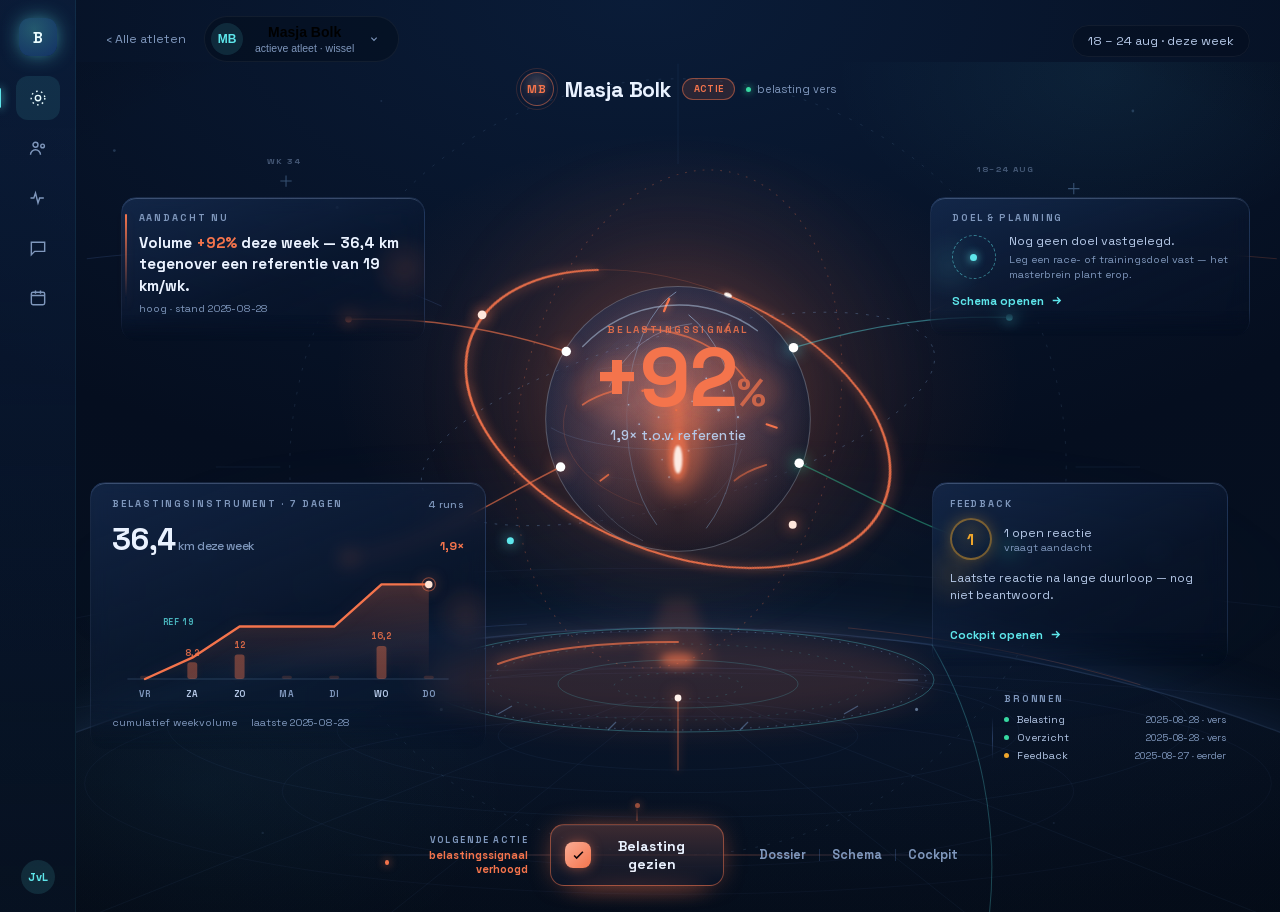
<file: design-lab/workspace-athlete-core-final.html>
<!doctype html>
<html lang="nl">
<head>
<meta charset="utf-8">
<meta name="viewport" content="width=device-width,initial-scale=1">
<title>Workspace · Athlete Core (design-lab)</title>
<style>
/* ─────────────────────────────────────────────────────────────────────────
   DESIGN-LAB — Athlete Core (geen menselijke avatar). FINAL REFINEMENT.
   Doel van deze pass: van "mooie bol op donker" naar één spatial cockpit —
   rijkere core (inner shell + core-light + refractie), rijkere periferie
   (telemetrie, traces), rechtercontext lost op in de scène (geen cards),
   command als instrument. Echte Masja-datasnapshot; presentatie verzint niets.
   ───────────────────────────────────────────────────────────────────────── */
@font-face{font-family:"Space Grotesk";src:url(/pwa/static/fonts/sg-400.woff2) format("woff2");font-weight:400;font-display:swap}
@font-face{font-family:"Space Grotesk";src:url(/pwa/static/fonts/sg-500.woff2) format("woff2");font-weight:500;font-display:swap}
@font-face{font-family:"Space Grotesk";src:url(/pwa/static/fonts/sg-700.woff2) format("woff2");font-weight:700;font-display:swap}
:root{
  --ds-canvas:#081527;--ds-text:#EAF2FF;--ds-text-2:#B4C7E6;--ds-text-3:#7F97BC;
  --ds-accent:#5EE6EB;
  --ds-calm:#5EE6EB;--ds-calm-bg:rgba(94,230,235,.10);--ds-calm-bd:rgba(94,230,235,.36);
  --ds-attention:#F0A62B;--ds-attention-bg:rgba(240,166,43,.12);--ds-attention-bd:rgba(240,166,43,.46);
  --ds-critical:#F4744C;--ds-critical-bg:rgba(244,116,76,.14);--ds-critical-bd:rgba(244,116,76,.50);
  --ds-success:#37D9A2;--ds-success-bg:rgba(55,217,162,.10);--ds-success-bd:rgba(55,217,162,.38);
  --ds-1:4px;--ds-2:8px;--ds-3:12px;--ds-4:16px;--ds-5:20px;--ds-6:24px;--ds-8:32px;--ds-10:40px;
  --ds-r-pill:999px;--ds-ease:cubic-bezier(.2,.7,.3,1);--ds-fast:120ms;
  --tone:var(--ds-calm);--tone-bg:var(--ds-calm-bg);--tone-bd:var(--ds-calm-bd);
}
.is-calm{--tone:var(--ds-calm);--tone-bg:var(--ds-calm-bg);--tone-bd:var(--ds-calm-bd)}
.is-attention{--tone:var(--ds-attention);--tone-bg:var(--ds-attention-bg);--tone-bd:var(--ds-attention-bd)}
.is-critical{--tone:var(--ds-critical);--tone-bg:var(--ds-critical-bg);--tone-bd:var(--ds-critical-bd)}
.is-success{--tone:var(--ds-success);--tone-bg:var(--ds-success-bg);--tone-bd:var(--ds-success-bd)}
*{box-sizing:border-box}
body{margin:0;background:
    radial-gradient(120% 90% at 50% 0%,#0a1c38,#050e1f 60%,#03081260 100%),var(--ds-canvas);
  color:var(--ds-text);font-family:"Space Grotesk",-apple-system,BlinkMacSystemFont,"Segoe UI",Roboto,sans-serif;
  min-height:100vh}
.ds-label{font-size:11px;font-weight:700;letter-spacing:.09em;text-transform:uppercase;color:var(--ds-text-3);margin:0}
.ds-chip{display:inline-flex;align-items:center;gap:4px;padding:4px 11px;border-radius:var(--ds-r-pill);
  font-size:9.5px;font-weight:700;letter-spacing:.03em;text-transform:uppercase;color:var(--tone);
  background:var(--tone-bg);border:1px solid var(--tone-bd);white-space:nowrap}
.ds-dot{width:5px;height:5px;border-radius:50%;background:var(--tone);flex:0 0 auto}
.ds-fresh{display:inline-flex;align-items:center;gap:6px;font-size:11px;color:var(--ds-text-3)}
.ds-fresh::before{content:"";width:5px;height:5px;border-radius:50%;background:var(--ds-success);box-shadow:0 0 7px var(--ds-success)}

/* ══ shell: focus-rail (Workspace bewoont dezelfde wereld) ══ */
.lab{display:flex;min-height:100vh}
.rail{width:76px;flex:0 0 76px;display:flex;flex-direction:column;align-items:center;gap:6px;
  padding:18px 0;background:linear-gradient(180deg,rgba(13,34,68,.55),rgba(8,21,39,.2));
  border-right:1px solid rgba(94,230,235,.08)}
.rail-brand{width:38px;height:38px;border-radius:11px;display:grid;place-items:center;margin-bottom:14px;
  background:radial-gradient(circle at 40% 30%,rgba(94,230,235,.3),rgba(20,52,106,.9));
  color:#eafdff;font-weight:800;font-size:15px;box-shadow:0 0 22px -6px var(--ds-accent)}
.rail-i{width:44px;height:44px;border-radius:12px;display:grid;place-items:center;color:var(--ds-text-3);
  position:relative}
.rail-i svg{width:20px;height:20px}
.rail-i.on{color:#eafdff;background:rgba(94,230,235,.1)}
.rail-i.on::before{content:"";position:absolute;left:-18px;top:12px;bottom:12px;width:3px;border-radius:3px;
  background:var(--ds-accent);box-shadow:0 0 10px var(--ds-accent)}
.rail-me{margin-top:auto;width:34px;height:34px;border-radius:50%;display:grid;place-items:center;
  background:rgba(94,230,235,.12);color:var(--ds-accent);font-weight:700;font-size:11px}
.stage-wrap{flex:1;min-width:0;display:flex;flex-direction:column}

/* ══ appbar: athlete-switch ══ */
.ws-bar{display:flex;align-items:center;gap:18px;padding:16px 30px 0}
.ws-back{font-size:12.5px;color:var(--ds-text-3);display:flex;align-items:center;gap:6px}
.ws-switch{display:flex;align-items:center;gap:12px;background:rgba(4,12,26,.45);
  border:1px solid rgba(255,255,255,.05);border-radius:var(--ds-r-pill);padding:6px 16px 6px 6px}
.ws-switch-av{width:32px;height:32px;border-radius:50%;display:grid;place-items:center;
  background:rgba(94,230,235,.12);color:var(--ds-accent);font-size:12px;font-weight:700}
.ws-switch-nm{font-size:14px;font-weight:650}
.ws-switch-sub{font-size:10.5px;color:var(--ds-text-3)}
.ws-bar .r{margin-left:auto;text-align:right}
.ws-per{font-size:12.5px;color:var(--ds-text-2);background:rgba(4,12,26,.4);
  border:1px solid rgba(255,255,255,.05);border-radius:var(--ds-r-pill);padding:7px 15px}

/* ══════════════════════════ DE SCÈNE ══════════════════════════ */
.ws-scene{position:relative;min-height:850px;overflow:hidden}
.ws-scene>*{position:relative;z-index:1}

/* Z0 — omgeving */
.ws-bg{position:absolute;inset:-40px -20px 0;pointer-events:none;z-index:0;overflow:hidden}
.ws-amb{position:absolute;inset:0;background:
   radial-gradient(42% 42% at 50% 40%,var(--tone-bg),transparent 66%),
   radial-gradient(30% 26% at 84% 6%,rgba(89,232,255,.06),transparent 72%),
   radial-gradient(34% 30% at 12% 86%,rgba(89,232,255,.05),transparent 72%)}
.ws-orbits{position:absolute;inset:0;width:100%;height:100%}
.ws-tr{fill:none;stroke:rgba(122,168,255,.05);stroke-width:1}
.ws-fl path,.ws-fl ellipse{fill:none;stroke:rgba(122,168,255,.06);stroke-width:1}
.ws-star{fill:rgba(150,198,255,.5)}
.ws-star.tw{animation:tw 4.5s ease-in-out infinite}
@keyframes tw{0%,100%{opacity:.4}50%{opacity:.1}}
.ws-vig{position:absolute;inset:0;background:radial-gradient(115% 88% at 50% 40%,transparent 50%,rgba(2,6,14,.74) 100%)}
/* één extra ruimtelijke dieptelaag: horizontale depth-haze die héél traag drift
   (voelbaar, niet zichtbaar) — de cockpit loopt door voorbij de UI */
.ws-haze{position:absolute;left:-12%;right:-12%;top:50%;height:240px;pointer-events:none;
  background:radial-gradient(58% 100% at 50% 50%,rgba(94,150,220,.06),transparent 72%);
  filter:blur(22px);animation:ws-haze 30s ease-in-out infinite}
@keyframes ws-haze{0%,100%{transform:translateX(-16px);opacity:.75}50%{transform:translateX(16px);opacity:1}}
/* planet-horizon: verre gekromde rand onderin → kosmische z-diepte (North Star).
   Een grote cirkel wiens bovenrand als horizon leest, met zachte atmosfeer-gloed. */
.ws-horizon{position:absolute;left:-40%;right:-40%;bottom:-118%;height:150%;border-radius:50%;pointer-events:none;
  background:radial-gradient(120% 52% at 50% 0%,rgba(38,74,140,.12),rgba(10,24,50,.05) 42%,transparent 62%);
  box-shadow:inset 0 2px 0 -0.5px rgba(130,178,255,.16),0 -14px 60px -18px rgba(80,140,230,.22)}

/* ══ Z2 — ATHLETE CORE (abstract, geen mens) ══ */
.ws-stagez{position:relative;z-index:2;width:min(660px,100%);margin:0 auto;height:812px}
.ws-id2{position:absolute;left:0;right:0;top:10px;z-index:6;display:flex;align-items:center;
  justify-content:center;gap:11px;white-space:nowrap;animation:fin .34s var(--ds-ease) both}
.ws-anchor .ws-orb{position:relative;width:34px;height:34px;border-radius:50%;display:grid;place-items:center;
  font-size:11px;font-weight:700;letter-spacing:.04em;color:var(--tone);border:1.5px solid var(--tone-bd);
  text-shadow:0 0 10px var(--tone-bg);
  background:radial-gradient(circle at 50% 30%,rgba(255,255,255,.12),transparent 55%),
             radial-gradient(circle at 50% 46%,var(--tone-bg),rgba(13,30,58,.95) 80%)}
.ws-anchor .ws-orb i{position:absolute;inset:-5px;border-radius:50%;border:1px solid var(--tone-bd);opacity:.35}
.ws-name{font-size:21px;font-weight:700;letter-spacing:-.01em}
.ws-id2 .ds-chip{font-size:9.5px}

/* de core-container: alles centreert op 340,332 (in het 680×680-veld) */
.ws-core{position:absolute;left:50%;top:64px;width:600px;height:600px;transform:translateX(-50%);z-index:2}
.ws-core svg{position:absolute;inset:0;width:100%;height:100%;overflow:visible}

/* aura-bloom achter alles */
.ws-aura{position:absolute;left:50%;top:50%;width:560px;height:560px;transform:translate(-50%,-50%);
  border-radius:50%;pointer-events:none;filter:blur(12px);z-index:0;
  background:radial-gradient(circle at 50% 46%,var(--tone-bg) 0%,var(--tone-bg) 12%,transparent 42%),
            radial-gradient(circle at 50% 44%,var(--tone-bg) 0%,transparent 60%);
  animation:fglow 1s var(--ds-ease) .25s both,breathe 7s ease-in-out 2s infinite}
@keyframes breathe{0%,100%{opacity:1}50%{opacity:.78}}

/* tilted orbit-rings ACHTER de sphere */
.ws-rings{z-index:1;animation:fglow .9s var(--ds-ease) .35s both}
.ws-ring{fill:none}
.ws-ring.r1{stroke:rgba(150,198,255,.28);stroke-width:1;stroke-dasharray:3 9}
.ws-ring.r2{stroke:var(--ds-accent);stroke-width:1.4;opacity:.42}
.ws-ring.r3{stroke:var(--tone);stroke-width:1.1;opacity:.3;stroke-dasharray:2 8}
.ws-ringspin{transform-origin:340px 332px;animation:spin 150s linear infinite}
.ws-ringspin.rev{animation-duration:210s;animation-direction:reverse}
@keyframes spin{to{transform:rotate(360deg)}}
/* het instrument: eerlijke load-ratio boog op een gekantelde ring */
.ws-inst-dim{fill:none;stroke:var(--tone);opacity:.2;stroke-width:2}
.ws-inst-v{fill:none;stroke:var(--tone);stroke-width:3.2;stroke-linecap:round;opacity:.9;
  filter:drop-shadow(0 0 8px var(--tone));animation:sweep 1.1s var(--ds-ease) .9s both}
@keyframes sweep{from{stroke-dashoffset:var(--wsd)}to{stroke-dashoffset:0}}
.ws-inst-cap{fill:#FFF3EC;filter:drop-shadow(0 0 7px var(--tone))}
.ws-onode{fill:#FFE7DC;filter:drop-shadow(0 0 8px var(--tone));animation:np 3.8s ease-in-out 2s infinite}
.ws-onode.n2{fill:var(--ds-accent);filter:drop-shadow(0 0 7px var(--ds-accent))}
@keyframes np{0%,100%{opacity:1}50%{opacity:.5}}

/* de glazen sphere */
.ws-sphere{z-index:2;animation:corein 1.2s var(--ds-ease) .4s both}
@keyframes corein{from{opacity:0;transform:scale(.9);filter:blur(8px)}to{opacity:1;transform:none;filter:none}}
.ws-sph-rim{fill:none;stroke:rgba(220,240,255,.5);stroke-width:1.2;opacity:.5}
.ws-sph-refr{fill:none;stroke:rgba(200,228,255,.6);stroke-linecap:round}
.ws-sph-line{fill:none;stroke:rgba(150,198,255,.16);stroke-width:.9}
.ws-sph-line.t{stroke:var(--tone);opacity:.22}
/* graduated meridiaan/breedte: helderder aan de rand, dooft naar het hart */
.ws-sph-grad{fill:none;stroke-width:1.1;stroke:url(#merid)}
.ws-sph-inner{fill:none;stroke:rgba(150,198,255,.2);stroke-width:.8;opacity:.7}
.ws-sph-seg{fill:none;stroke:var(--tone);stroke-width:2;stroke-linecap:round;opacity:.72;
  filter:drop-shadow(0 0 5px var(--tone))}
.ws-sph-dot{fill:rgba(186,220,255,.66);filter:drop-shadow(0 0 2px rgba(150,200,255,.5))}
.ws-sph-dot.t{fill:var(--tone);opacity:.9;filter:drop-shadow(0 0 3px var(--tone))}
/* reading-plane + inner-shell-rim (diepte-laag) */
.ws-readplane{fill:var(--tone);opacity:.15;filter:blur(9px)}
.ws-shell-rim{fill:none;stroke:rgba(200,224,255,.42);stroke-width:1;opacity:.8}
/* interne datastromen: bright "comet"-segmenten die naar het hart bewegen */
.ws-flow{fill:none;stroke:var(--tone);stroke-linecap:round;filter:drop-shadow(0 0 5px var(--tone))}
.ws-flow.f1{stroke-width:2.6;stroke-dasharray:15 175;animation:ws-flow 4.8s linear infinite}
.ws-flow.f2{stroke-width:2.2;stroke-dasharray:12 165;animation:ws-flow 6s linear infinite .9s}
.ws-flow.f3{stroke-width:2;stroke-dasharray:11 160;animation:ws-flow 6.9s linear infinite 1.7s}
.ws-flow.f4{stroke-width:1.8;stroke-dasharray:10 165;opacity:.72;animation:ws-flow 5.6s linear infinite 2.8s}
@keyframes ws-flow{from{stroke-dashoffset:190}to{stroke-dashoffset:0}}
.ws-shell-rim.dim{opacity:.34;stroke:rgba(150,190,255,.34)}
/* core-light: intelligentie-kern — child-lagen met kleine phase-offsets = heartbeat */
.ws-corelight .cl-bloom{fill:var(--tone);filter:blur(10px);animation:hotp 6s ease-in-out 2.2s infinite}
.ws-corelight .cl-col{fill:var(--tone);filter:blur(5px);animation:hotp 6s ease-in-out 2.4s infinite}
.ws-corelight .cl-mid{fill:var(--tone);filter:blur(3px);animation:hotrise 6s ease-in-out 2.2s infinite}
.ws-corelight .cl-core{fill:#FFF3EC;filter:blur(1px);animation:hotrise 6s ease-in-out 2.35s infinite}
@keyframes hotp{0%,100%{opacity:1}50%{opacity:.72}}
@keyframes hotrise{0%,100%{opacity:.95;transform:translateY(0)}50%{opacity:.66;transform:translateY(-2px)}}
/* eenmalige scan/focus-cue over de waarde */
.ws-scan{stroke:var(--tone);stroke-width:1;opacity:0;filter:drop-shadow(0 0 6px var(--tone));
  animation:ws-scan 2.6s var(--ds-ease) 1s 1}
@keyframes ws-scan{0%{opacity:0;transform:translateY(-34px)}25%{opacity:.7}100%{opacity:0;transform:translateY(30px)}}
/* toon-bewuste amplitude: calm rustiger/koeler, critical iets duidelijker */
.is-calm .ws-corelight .cl-core,.is-calm .ws-corelight .cl-mid{animation-duration:8s}
.is-calm .ws-flow{animation-duration:8s}

/* front-arc: kruist vóór de onderrand van de sphere (diepte-cue) */
.ws-front{z-index:3;pointer-events:none}
.ws-front-arc{fill:none;stroke:var(--tone);stroke-width:2;opacity:.7;stroke-linecap:round;
  filter:drop-shadow(0 0 7px var(--tone))}
.ws-fnode{fill:#FFE7DC;filter:drop-shadow(0 0 8px var(--tone))}

/* de reading — dominante signaal, geïntegreerd in de sphere. Let op: de
   centrerings-transform mag NIET door een entree-keyframe met transform:none
   worden overschreven — daarom een eigen keyframe die op de juiste translate eindigt. */
.ws-read{position:absolute;left:50%;top:43%;z-index:4;
  text-align:center;width:300px;animation:readin .6s var(--ds-ease) .7s both}
@keyframes readin{from{opacity:0;transform:translate(-50%,calc(-50% + 12px))}
  to{opacity:1;transform:translate(-50%,-50%)}}
.ws-read .lbl{display:block;font-size:10px;font-weight:700;letter-spacing:.22em;text-transform:uppercase;
  color:var(--tone);opacity:.85;margin-bottom:2px}
.ws-read .val{display:block;font-size:82px;font-weight:700;letter-spacing:-.03em;line-height:.98;
  color:var(--tone);font-variant-numeric:tabular-nums;text-shadow:0 0 42px var(--tone-bg),0 0 16px var(--tone-bg)}
.ws-read .val i{font-style:normal;font-size:38px;opacity:.72;font-weight:600}
.ws-read .sub{display:block;margin-top:9px;font-size:13.5px;color:var(--ds-text-2);font-weight:500;
  letter-spacing:.01em}

/* het platform / radar-basis: de core staat érgens */
.ws-plat{position:absolute;left:50%;top:540px;width:600px;height:172px;transform:translateX(-50%);z-index:1;
  animation:fglow .9s var(--ds-ease) .6s both}
.ws-plat svg{width:100%;height:100%;overflow:visible}
.ws-plat .pe{fill:none;stroke:rgba(94,230,235,.3)}
.ws-plat .pe.d{stroke:rgba(94,230,235,.16);stroke-dasharray:2 7}
.ws-plat .pe.tk{stroke:rgba(150,198,255,.3);stroke-dasharray:1.5 7}
.ws-plat .pcore{fill:var(--tone);opacity:.7;filter:blur(5px)}
.ws-plat .pg{fill:var(--tone);opacity:.15;filter:blur(15px);stroke:none}
.ws-plat .tick{stroke:rgba(150,198,255,.35);stroke-width:1.2}
.ws-plat .lead{fill:none;stroke:var(--tone);stroke-width:2;opacity:.7;stroke-linecap:round;
  filter:drop-shadow(0 0 6px var(--tone))}
/* lichtkolom: verbindt core-light met het platform (diepte + herkomst) */
.ws-plat .beam{fill:var(--tone);opacity:.13;filter:blur(7px)}
/* platform-output: node + light-track waar de coachactie "afgeleverd" wordt.
   Entree-sequence (eenmalig): platform settelt → output-node pulseert → track
   tekent zich naar de command. Basis-state = volledig zichtbaar (reduced-motion-safe). */
.ws-plat .ws-pout{fill:#FFF3EC;filter:drop-shadow(0 0 8px var(--tone));
  transform-box:fill-box;transform-origin:center;animation:ws-poutpulse 1.1s var(--ds-ease) 1.15s 1 both}
.ws-plat .ws-ptrack{fill:none;stroke:var(--tone);stroke-width:1.4;stroke-linecap:round;opacity:.5;
  filter:drop-shadow(0 0 5px var(--tone));stroke-dasharray:72;
  animation:ws-trackdraw .7s var(--ds-ease) 1.35s both}
@keyframes ws-trackdraw{from{stroke-dashoffset:72;opacity:0}40%{opacity:.5}to{stroke-dashoffset:0;opacity:.5}}
@keyframes ws-poutpulse{0%{opacity:.4;transform:scale(.6)}55%{opacity:1;transform:scale(1.25)}100%{opacity:1;transform:scale(1)}}

/* ══ Z1 — verre cockpitgeometrie (gebroken bogen + telemetrie, buiten de core) ══ */
.ws-geo{position:absolute;inset:-40px -20px 0;width:calc(100% + 40px);height:calc(100% + 40px);
  z-index:1;pointer-events:none;overflow:visible;animation:fglow .9s var(--ds-ease) .25s both}
.ws-arc{fill:none;stroke-linecap:round}
.ws-arc.g1{stroke:var(--tone);stroke-width:1.6;opacity:.32;transform-origin:720px 470px;animation:spin 170s linear infinite}
.ws-arc.g2{stroke:var(--ds-accent);stroke-width:1.1;opacity:.26;transform-origin:720px 470px;animation:spin 220s linear infinite reverse}
.ws-arc.g3{stroke:rgba(150,198,255,.4);stroke-width:1;opacity:.3;stroke-dasharray:2 11}
.ws-gd{fill:none;stroke:rgba(122,168,255,.08);stroke-width:1}
/* telemetrie: gebroken traces + coördinaat-ticks, secundair, wijzen naar de core */
.ws-trace{fill:none;stroke:rgba(122,168,255,.14);stroke-width:1;stroke-linecap:round}
.ws-trace.t{stroke:var(--tone);opacity:.2}
.ws-cross{stroke:rgba(150,198,255,.34);stroke-width:1.1}
.ws-anode{fill:rgba(180,215,255,.5)}
.ws-tele{font-size:9px;font-weight:700;letter-spacing:.16em;fill:var(--ds-text-3);opacity:.5}
/* vloer-perspectief: heel subtiel, ruimtelijke diepte onder het platform */
.ws-floor path,.ws-floor ellipse{fill:none;stroke:rgba(122,168,255,.055);stroke-width:1}

/* ══ Z3 — context: borderless clusters die in de scène hangen (geen cards) ══ */
.ws-frag{position:absolute;z-index:3}
.ws-frag>.ds-label{display:flex;justify-content:space-between;letter-spacing:.2em;font-size:9.5px;margin-bottom:8px}
.ws-frag>.ds-label em{font-style:normal;letter-spacing:.04em;font-weight:500;font-size:10px;text-transform:none;color:var(--ds-text-3)}
/* premium spatial glass LENS (geen card): translucent donker glas dat in de scène
   zweeft. Rand licht van boven, zachte ambient-diepteschaduw, fade naar de scène
   onderaan, accent-glow ALLEEN bij de connector-node — nooit de hele lens getint. */
.ws-lens{position:absolute;z-index:-1;pointer-events:none;border-radius:15px;
  background:linear-gradient(158deg,rgba(28,54,96,.56),rgba(13,28,54,.33) 56%,rgba(8,18,38,.15));
  border:1px solid rgba(130,170,240,.13);
  -webkit-backdrop-filter:blur(9px) saturate(1.04);backdrop-filter:blur(9px) saturate(1.04);
  box-shadow:inset 0 1px 0 rgba(190,215,255,.10),0 26px 58px -34px rgba(2,8,20,.92);
  -webkit-mask-image:linear-gradient(180deg,#000 82%,transparent 100%);
  mask-image:linear-gradient(180deg,#000 82%,transparent 100%)}
/* rand varieert met licht: helderder bovenrand, dooft naar onderen (glasedge) */
.ws-lens::before{content:"";position:absolute;inset:0;border-radius:inherit;pointer-events:none;
  border-top:1px solid rgba(184,212,255,.16);
  -webkit-mask-image:linear-gradient(180deg,#000,transparent 55%);mask-image:linear-gradient(180deg,#000,transparent 55%)}
/* accent-glow bij de connector-node (context-kleur), niet de hele lens */
.ws-lens::after{content:"";position:absolute;width:70px;height:70px;top:calc(50% - 35px);border-radius:50%;
  pointer-events:none;background:radial-gradient(circle,var(--tone-bg),transparent 70%);filter:blur(5px);opacity:.9}
.ws-lens.acc-r::after{right:-16px}
.ws-lens.acc-l::after{left:-16px}
.ws-hang{display:none}

/* AANDACHT (primaire duiding, links) */
.ws-frag-attn{left:5.2%;top:150px;width:266px;animation:fin .4s var(--ds-ease) 1.05s both}
.ws-tick{position:absolute;left:-14px;top:2px;bottom:8px;width:2px;border-radius:2px;
  background:linear-gradient(180deg,var(--tone),transparent 90%);box-shadow:0 0 10px var(--tone-bg)}
.ws-attn-t{margin:0;font-size:15px;font-weight:600;line-height:1.42;color:var(--ds-text)}
.ws-attn-t b{color:var(--tone)}
.ws-attn-m{margin:6px 0 0;font-size:10.5px;color:var(--ds-text-3)}
.ws-conn{position:absolute;left:calc(5.2% + 250px);top:250px;width:120px;height:120px;z-index:2;pointer-events:none;overflow:visible;
  animation:fglow .8s var(--ds-ease) 1.4s both}
.ws-conn path{fill:none;stroke:var(--tone);stroke-width:1.2;stroke-dasharray:5 8;opacity:.55}

/* BELASTING (data-cluster, links-onder — hangt in de scène, geen card) */
.ws-frag-load{left:3%;top:436px;width:352px;animation:fin .4s var(--ds-ease) 1.15s both}
.ws-frag-attn .ws-lens{inset:-15px -20px -26px -18px}
.ws-frag-load .ws-lens{inset:-16px -22px -20px -22px}
.ws-kmrow{display:flex;align-items:baseline;gap:9px}
.ws-km{font-size:31px;font-weight:700;letter-spacing:-.02em;color:var(--ds-text);font-variant-numeric:tabular-nums}
.ws-km i{font-style:normal;font-size:12px;color:var(--ds-text-3);font-weight:500}
.ws-rt{margin-left:auto;font-size:12px;color:var(--tone);font-weight:700}
.ws-load-m{margin-top:6px;font-size:10.5px;color:var(--ds-text-3);display:flex;gap:14px}
.ws-wk{display:flex;gap:7px;align-items:flex-end;height:56px;margin:12px 0 2px}
.ws-wk>div{flex:1;height:100%;display:flex;flex-direction:column;align-items:center;justify-content:flex-end;gap:4px;min-width:0}
.ws-wk i{width:100%;border-radius:4px 4px 2px 2px;transform-origin:bottom;
  background:linear-gradient(180deg,color-mix(in srgb,var(--tone) 60%,#fff),var(--tone));
  box-shadow:0 0 12px -4px var(--tone);animation:grow .6s var(--ds-ease) 1.3s both}
.ws-wk .off i{height:2px!important;background:rgba(132,178,255,.16);box-shadow:none;animation:none}
.ws-wk span{font-size:8.5px;font-weight:700;letter-spacing:.08em;color:var(--ds-text-3)}
.ws-wk .on span{color:var(--ds-text-2)}
.ws-wk em{font-style:normal;font-size:9px;color:var(--tone);font-weight:700;min-height:11px;font-variant-numeric:tabular-nums}
@keyframes grow{from{transform:scaleY(0)}to{transform:scaleY(1)}}
/* het verbindingsweb: de kern voedt elke context (orbit-node → gekleurde lijn) */
.ws-web{position:absolute;inset:-40px -20px 0;width:calc(100% + 40px);height:calc(100% + 40px);
  z-index:2;pointer-events:none;overflow:visible;animation:fglow 1s var(--ds-ease) 1.1s both}
.ws-webline{fill:none;stroke:var(--tone);stroke-width:1.4;opacity:.42;stroke-linecap:round;
  filter:drop-shadow(0 0 5px var(--tone-bg));stroke-dasharray:1;animation:ws-webdraw .9s var(--ds-ease) 1.15s both}
.ws-webline.hot{opacity:.62;stroke-width:1.6}
@keyframes ws-webdraw{from{stroke-dashoffset:1}to{stroke-dashoffset:0}}
.ws-webnode{fill:#fff;filter:drop-shadow(0 0 8px var(--tone));animation:np 3.8s ease-in-out 2s infinite}
.ws-webend{fill:var(--tone);filter:drop-shadow(0 0 6px var(--tone))}
.ws-chart{display:block;width:100%;height:auto;color:var(--tone);overflow:visible;margin-top:6px}
.ws-chart-line{fill:none;stroke:currentColor;stroke-width:2;stroke-linecap:round;filter:drop-shadow(0 0 6px var(--tone-bg))}
.ws-chart-ref{stroke:var(--ds-accent);stroke-width:1.1;stroke-dasharray:3 6;opacity:.55}
.ws-chart-reflbl{font-size:8.5px;font-weight:700;letter-spacing:.08em;fill:var(--ds-accent);opacity:.75}
.ws-chart-tip{fill:#FFE3D4;filter:drop-shadow(0 0 6px currentColor)}
/* het geïntegreerde load-instrument (vervangt losse weekstrip + chart) */
.ws-loadinst{display:block;width:100%;height:auto;color:var(--tone);overflow:visible;margin-top:10px}
.li-base{stroke:rgba(150,198,255,.2);stroke-width:1}
.li-ref{stroke:url(#liRef);stroke-width:1.4}
.li-reflbl{font-size:8px;font-weight:700;letter-spacing:.1em;fill:var(--ds-accent);opacity:.75}
.li-bar{fill:var(--tone);opacity:.4;transform-box:fill-box;transform-origin:bottom;
  filter:drop-shadow(0 0 4px var(--tone-bg));animation:grow .6s var(--ds-ease) 1.3s both}
.li-bar.rest{opacity:.16;animation:none}
.li-val{font-size:8px;font-weight:700;fill:var(--tone);opacity:.85;text-anchor:middle;font-variant-numeric:tabular-nums}
.li-day{font-size:8px;font-weight:700;letter-spacing:.06em;fill:var(--ds-text-3);text-anchor:middle}
.li-day.on{fill:var(--ds-text-2)}
.li-area{fill:url(#liA)}
.li-cum{fill:none;stroke:currentColor;stroke-width:2.2;stroke-linecap:round;stroke-linejoin:round;
  filter:drop-shadow(0 0 6px var(--tone-bg))}
.li-tip{fill:#FFE3D4;filter:drop-shadow(0 0 7px var(--tone))}
.li-tip-o{fill:none;stroke:var(--tone);stroke-width:1;opacity:.5}

/* DOEL & PLANNING (secundair, rechtsboven — typografisch cluster) */
.ws-frag-plan{right:4%;top:150px;width:280px;animation:fin .4s var(--ds-ease) 1.2s both}
.ws-frag-plan .ws-lens{inset:-15px -18px -26px -22px}
.ws-frag-plan .ws-hang{left:-14px;top:3px}
.ws-line{display:flex;align-items:flex-start;gap:12px;margin-bottom:8px}
.ws-line-ic{color:var(--tone);flex:0 0 auto;margin-top:1px}
.ws-line-ic svg{width:15px;height:15px}
.ws-line-t{font-size:13px;font-weight:600;color:var(--ds-text);line-height:1.35}
.ws-line-s{font-size:10.5px;color:var(--ds-text-3)}
.ws-goal{display:flex;align-items:center;gap:13px}
.ws-goal-ring{width:44px;height:44px;border-radius:50%;flex:0 0 auto;border:1.5px dashed rgba(94,230,235,.5);
  display:grid;place-items:center;animation:spin 40s linear infinite}
.ws-goal-ring i{width:7px;height:7px;border-radius:50%;background:var(--ds-accent);box-shadow:0 0 9px var(--ds-accent)}
.ws-goal p{margin:0;font-size:12.5px;color:var(--ds-text-2);line-height:1.45}
.ws-goal p small{display:block;font-size:10.5px;color:var(--ds-text-3);margin-top:2px}
.ws-cta{font:inherit;cursor:pointer;margin-top:11px;padding:0;background:none;border:0;
  display:inline-flex;align-items:center;gap:6px;
  font-size:11.5px;font-weight:700;color:var(--ds-accent)}
.ws-cta svg{width:13px;height:13px}
.ws-cta::after{content:"";position:absolute}

/* FEEDBACK (tertiair, rechts-midden — typografisch cluster) */
.ws-frag-fb{right:6%;top:436px;width:258px;opacity:.9;animation:fin .4s var(--ds-ease) 1.25s both}
.ws-frag-fb .ws-lens{inset:-16px -20px -22px -18px}
.ws-frag-fb .ws-hang{left:-14px;top:3px}
.ws-fb{display:flex;align-items:center;gap:12px;margin-bottom:10px}
.ws-fb-badge{width:42px;height:42px;border-radius:50%;display:grid;place-items:center;flex:0 0 auto;
  font-size:16px;font-weight:700;color:var(--tone);border:2px solid var(--tone-bd);
  background:radial-gradient(circle at 50% 32%,var(--tone-bg),transparent 70%);box-shadow:0 0 20px -8px var(--tone)}
.ws-fb-t{font-size:12.5px;color:var(--ds-text-2)}
.ws-fb-t small{display:block;font-size:10.5px;color:var(--ds-text-3)}
.ws-deep{font-size:12px;color:var(--ds-text-2);line-height:1.45;margin-top:8px}

/* BRONNEN (telemetrie, rechts-onder — het meest opgelost) */
.ws-frag-src{right:4.5%;bottom:150px;width:222px;opacity:.48;animation:fin .4s var(--ds-ease) 1.3s both}
.ws-src{list-style:none;margin:0;padding:0;display:flex;flex-direction:column;gap:5px}
.ws-src li{display:flex;align-items:center;gap:8px;font-size:10.5px;color:var(--ds-text-2)}
.ws-src li span{flex:1}
.ws-src li em{font-style:normal;color:var(--ds-text-3);font-size:10px;font-variant-numeric:tabular-nums;white-space:nowrap}
.ws-src-rail{position:absolute;left:-12px;top:24px;bottom:2px;width:1px;
  background:linear-gradient(180deg,transparent,rgba(122,168,255,.28),transparent)}

/* ══ Z4 — command: instrument, natuurlijke uitgang van de cockpit ══ */
.ws-dock{position:absolute;left:50%;bottom:26px;z-index:5;display:flex;align-items:center;
  gap:22px;padding:0 8px;animation:dockin .5s var(--ds-ease) 1.35s both}
@keyframes dockin{from{opacity:0;transform:translate(-50%,12px)}to{opacity:1;transform:translate(-50%,0)}}
/* de command-rail: dunne lichtbaan waar de actie op "zit" (koppelt aan platform) */
.ws-dock::before{content:"";position:absolute;left:-40px;right:-40px;top:50%;height:1px;transform:translateY(-.5px);
  background:linear-gradient(90deg,transparent,rgba(122,168,255,.16) 12%,var(--tone-bd) 50%,rgba(122,168,255,.16) 88%,transparent);
  opacity:.8;z-index:-1}
.ws-cmd-lead{display:flex;flex-direction:column;align-items:flex-end;gap:2px;text-align:right}
.ws-cmd-lead .ttl{font-size:9px;font-weight:700;letter-spacing:.18em;text-transform:uppercase;color:var(--ds-text-3)}
.ws-cmd-lead .st{display:inline-flex;align-items:center;gap:6px;font-size:11px;font-weight:600;color:var(--tone)}
.ws-cmd-lead .st::before{content:"";width:5px;height:5px;border-radius:50%;background:var(--tone);box-shadow:0 0 8px var(--tone)}
.ws-cmd{position:relative;display:inline-flex;align-items:center;gap:11px;padding:12px 22px 12px 14px;
  border-radius:14px;border:1px solid var(--tone-bd);font:inherit;font-size:14px;font-weight:700;cursor:pointer;
  color:var(--ds-text);
  background:linear-gradient(180deg,color-mix(in srgb,var(--tone) 22%,rgba(10,24,46,.7)),rgba(8,20,40,.72));
  box-shadow:0 0 30px -12px var(--tone),inset 0 1px 0 rgba(255,255,255,.06)}
.ws-cmd .chip{width:26px;height:26px;border-radius:8px;display:grid;place-items:center;flex:0 0 auto;
  color:#12060a;background:linear-gradient(135deg,color-mix(in srgb,var(--tone) 60%,#fff),var(--tone));
  box-shadow:0 0 14px -3px var(--tone)}
.ws-cmd .chip svg{width:15px;height:15px}
.ws-cmd::after{content:"";position:absolute;left:14px;right:14px;bottom:-9px;height:12px;border-radius:50%;
  background:var(--tone);opacity:.28;filter:blur(9px)}
/* de plug: korte verticale stam die de command aan het platform-output koppelt */
.ws-plug{position:absolute;left:50%;top:-19px;width:1px;height:15px;transform:translateX(-50%);
  background:linear-gradient(180deg,transparent,var(--tone));opacity:.6}
.ws-plug::before{content:"";position:absolute;left:50%;top:-3px;width:5px;height:5px;transform:translateX(-50%);
  border-radius:50%;background:var(--tone);box-shadow:0 0 8px var(--tone)}
/* hover/focus: kleine rail-respons (systeem erkent de actie) */
.ws-cmd:hover,.ws-cmd:focus-visible{border-color:var(--tone);box-shadow:0 0 34px -8px var(--tone),inset 0 1px 0 rgba(255,255,255,.09)}
.ws-cmd:hover .ws-plug,.ws-cmd:focus-visible .ws-plug{opacity:.95}
.ws-util{display:flex;align-items:center}
.ws-util button{background:none;border:0;font:inherit;font-size:12.5px;font-weight:600;color:var(--ds-text-3);
  cursor:pointer;padding:5px 13px;position:relative;transition:color var(--ds-fast)}
.ws-util button:hover{color:var(--ds-text-2)}
.ws-util button+button::before{content:"";position:absolute;left:0;top:7px;bottom:7px;width:1px;background:rgba(122,168,255,.2)}

@keyframes fin{from{opacity:0;transform:translateY(12px)}to{opacity:1;transform:none}}
@keyframes fglow{from{opacity:0}to{opacity:1}}

@media (prefers-reduced-motion:reduce){
  .ws-aura,.ws-rings,.ws-sphere,.ws-front,.ws-read,.ws-plat,.ws-conn,.ws-conn2,.ws-geo,.ws-dock,
  .ws-frag,.ws-id2,.ws-ringspin,.ws-arc,.ws-onode,.ws-corelight,.ws-corelight *,.ws-flow,.ws-scan,.ws-webline,.ws-webnode,
  .li-bar,.ws-goal-ring,.ws-inst-v,.ws-wk i,.ws-star.tw{
    animation:none!important}
}
</style>
</head>
<body>
<div class="lab">
  <!-- focus-rail -->
  <nav class="rail">
    <div class="rail-brand">B</div>
    <div class="rail-i on" title="Workspace"><svg viewBox="0 0 24 24" fill="none" stroke="currentColor" stroke-width="1.7"><circle cx="12" cy="12" r="3.2"/><circle cx="12" cy="12" r="8.2" stroke-dasharray="2 4"/></svg></div>
    <div class="rail-i" title="Atleten"><svg viewBox="0 0 24 24" fill="none" stroke="currentColor" stroke-width="1.7"><circle cx="9" cy="8" r="3"/><path d="M3 20c0-3.3 2.7-6 6-6s6 2.7 6 6"/><circle cx="17.5" cy="9.5" r="2.2"/></svg></div>
    <div class="rail-i" title="Teampuls"><svg viewBox="0 0 24 24" fill="none" stroke="currentColor" stroke-width="1.7"><path d="M3 12h4l2-6 3 12 2-6h5"/></svg></div>
    <div class="rail-i" title="Feedback"><svg viewBox="0 0 24 24" fill="none" stroke="currentColor" stroke-width="1.7"><path d="M4 5h16v11H8l-4 4z"/></svg></div>
    <div class="rail-i" title="Schema"><svg viewBox="0 0 24 24" fill="none" stroke="currentColor" stroke-width="1.7"><rect x="4" y="5" width="16" height="15" rx="2"/><path d="M4 9h16M9 3v4M15 3v4"/></svg></div>
    <div class="rail-me">JvL</div>
  </nav>

  <div class="stage-wrap">
    <!-- appbar -->
    <div class="ws-bar">
      <span class="ws-back">‹ Alle atleten</span>
      <button class="ws-switch"><span class="ws-switch-av">MB</span>
        <span><span class="ws-switch-nm">Masja Bolk</span><br><span class="ws-switch-sub">actieve atleet · wissel</span></span>
        <svg width="16" height="16" viewBox="0 0 24 24" fill="none" stroke="#7F97BC" stroke-width="1.7"><path d="M8 10l4 4 4-4"/></svg></button>
      <div class="r"><span class="ws-per">18 – 24 aug · deze week</span></div>
    </div>

    <!-- DE SCÈNE -->
    <div class="ws-scene is-critical">
      <!-- Z0 -->
      <div class="ws-bg">
        <div class="ws-amb"></div>
        <div class="ws-haze"></div>
        <div class="ws-horizon"></div>
        <svg class="ws-orbits" viewBox="0 0 1440 900" preserveAspectRatio="xMidYMid slice">
          <path class="ws-tr" d="M-40 640 C300 540 780 520 1480 610"/>
          <path class="ws-tr" d="M-40 720 C360 640 820 630 1480 700"/>
          <g class="ws-fl"><ellipse cx="720" cy="770" rx="600" ry="112"/><ellipse cx="720" cy="778" rx="400" ry="76"/></g>
          <circle class="ws-star tw" cx="150" cy="130" r="1.4" opacity=".4"/><circle class="ws-star" cx="420" cy="80" r="1" opacity=".25"/>
          <circle class="ws-star tw" cx="1180" cy="90" r="1.4" opacity=".4"/><circle class="ws-star" cx="1330" cy="360" r="1.2" opacity=".3"/>
          <circle class="ws-star" cx="90" cy="480" r="1.2" opacity=".3"/><circle class="ws-star tw" cx="1250" cy="640" r="1" opacity=".25"/>
          <circle class="ws-star" cx="300" cy="820" r="1.2" opacity=".28"/><circle class="ws-star" cx="1100" cy="810" r="1.1" opacity=".24"/>
        </svg>
        <div class="ws-vig"></div>
      </div>

      <!-- Z1 — verre gebroken bogen + telemetrie -->
      <svg class="ws-geo" viewBox="0 0 1440 940" preserveAspectRatio="xMidYMid slice">
        <circle class="ws-arc g2" cx="720" cy="470" r="470" stroke-dasharray="640 2313" transform="rotate(-30 720 470)"/>
        <circle class="ws-arc g3" cx="720" cy="470" r="410"/>
        <circle class="ws-arc g1" cx="720" cy="470" r="360" stroke-dasharray="470 1792" transform="rotate(120 720 470)"/>
        <path class="ws-gd" d="M720 44 L720 150"/>
        <path class="ws-gd" d="M300 470 L232 470"/><path class="ws-gd" d="M1140 470 L1208 470"/>
        <!-- telemetrie: gebroken traces die naar de core wijzen (secundair) -->
        <path class="ws-trace" d="M96 250 C240 232 360 250 470 300"/>
        <path class="ws-trace t" d="M1352 250 C1210 236 1092 256 986 306"/>
        <path class="ws-trace" d="M232 690 C360 654 470 640 560 636"/>
        <path class="ws-trace t" d="M1208 700 C1080 662 980 648 900 640"/>
        <!-- coördinaat-ticks / kleine data-ankers -->
        <g class="ws-cross"><path d="M300 168 h12 M306 162 v12"/></g>
        <g class="ws-cross"><path d="M1132 176 h12 M1138 170 v12"/></g>
        <g class="ws-cross"><path d="M214 560 h12 M220 554 v12"/></g>
        <g class="ws-cross"><path d="M1220 560 h12 M1226 554 v12"/></g>
        <circle class="ws-anode" cx="360" cy="196" r="1.6"/><circle class="ws-anode" cx="1086" cy="210" r="1.6"/>
        <circle class="ws-anode" cx="470" cy="726" r="1.6"/><circle class="ws-anode" cx="972" cy="726" r="1.6"/>
        <!-- lage-contrast telemetrie-labels (waar) -->
        <text class="ws-tele" x="286" y="150">WK 34</text>
        <text class="ws-tele" x="1096" y="158" text-anchor="end">18–24 AUG</text>
        <!-- vloer-perspectief: convergerende lijnen + concentrische ringen → diepte -->
        <g class="ws-floor">
          <path d="M60 960 L672 716"/><path d="M1380 960 L768 716"/>
          <path d="M380 970 L700 716"/><path d="M1060 970 L740 716"/>
          <ellipse cx="720" cy="742" rx="540" ry="98"/>
          <ellipse cx="720" cy="748" rx="360" ry="66"/>
          <ellipse cx="720" cy="754" rx="190" ry="36"/>
        </g>
      </svg>

      <div class="ws-stagez">
        <!-- identity, één keer, klein -->
        <div class="ws-id2 is-critical">
          <span class="ws-anchor is-critical"><span class="ws-orb"><i></i>MB</span></span>
          <b class="ws-name">Masja Bolk</b>
          <span class="ds-chip">Actie</span>
          <span class="ds-fresh">belasting vers</span>
        </div>

        <!-- ══ DE ATHLETE CORE ══ -->
        <div class="ws-core is-critical">
          <div class="ws-aura"></div>

          <!-- tilted orbit-rings achter de sphere -->
          <svg class="ws-rings" viewBox="0 0 680 680">
            <g class="ws-ringspin"><ellipse class="ws-ring r1" cx="340" cy="332" rx="300" ry="96" transform="rotate(-15 340 332)"/></g>
            <g class="ws-ringspin rev"><ellipse class="ws-ring r3" cx="340" cy="332" rx="180" ry="286" transform="rotate(12 340 332)"/></g>
            <!-- instrument-ring (gekanteld) draagt de load-ratio; cirkel→ellipse via scale -->
            <g transform="translate(340 332) rotate(22) scale(1 .60)">
              <circle class="ws-inst-dim" r="252"/>
              <circle class="ws-inst-v" r="252" transform="rotate(-90)"
                style="stroke-dasharray:1425 158;--wsd:1425"/>
              <!-- eindkap van de boog: waar de meting "staat" -->
              <circle class="ws-inst-cap" cx="0" cy="-252" r="4.5"/>
            </g>
            <!-- nodes waar verbindingen landen -->
            <circle class="ws-onode" cx="118" cy="214" r="5"/>
            <circle class="ws-onode n2" cx="150" cy="470" r="4"/>
          </svg>

          <!-- de glazen sphere -->
          <svg class="ws-sphere" viewBox="0 0 680 680">
            <defs>
              <radialGradient id="glass" cx="42%" cy="36%" r="72%">
                <stop offset="0" stop-color="rgba(120,180,255,.18)"/>
                <stop offset="42%" stop-color="rgba(30,64,120,.30)"/>
                <stop offset="82%" stop-color="rgba(10,26,52,.62)"/>
                <stop offset="100%" stop-color="rgba(6,16,34,.82)"/>
              </radialGradient>
              <radialGradient id="tonewash" cx="50%" cy="70%" r="60%">
                <stop offset="0" stop-color="var(--tone)" stop-opacity=".32"/>
                <stop offset="60%" stop-color="var(--tone)" stop-opacity=".05"/>
                <stop offset="100%" stop-color="var(--tone)" stop-opacity="0"/>
              </radialGradient>
              <!-- inner field: zacht kernveld dat vanuit het hart oplicht -->
              <radialGradient id="field" cx="50%" cy="52%" r="52%">
                <stop offset="0" stop-color="var(--tone)" stop-opacity=".34"/>
                <stop offset="46%" stop-color="var(--tone)" stop-opacity=".09"/>
                <stop offset="100%" stop-color="var(--tone)" stop-opacity="0"/>
              </radialGradient>
              <!-- graduated meridiaan-stroke: dooft naar het hart, helder aan de randen -->
              <linearGradient id="merid" x1="0" y1="0" x2="0" y2="1" gradientUnits="objectBoundingBox">
                <stop offset="0" stop-color="rgba(174,214,255,.55)"/>
                <stop offset="0.5" stop-color="rgba(150,198,255,.07)"/>
                <stop offset="1" stop-color="rgba(174,214,255,.55)"/>
              </linearGradient>
              <!-- intermediate intelligence field: aparte, dimmere glasschil (koel blauw,
                   lichtbron linksboven) — de middelste van drie dieptelagen -->
              <radialGradient id="ifield" cx="44%" cy="40%" r="60%">
                <stop offset="0" stop-color="rgba(120,172,255,.16)"/>
                <stop offset="58%" stop-color="rgba(58,108,190,.05)"/>
                <stop offset="100%" stop-color="rgba(30,60,120,0)"/>
              </radialGradient>
              <!-- occlusie onderin: geeft de bol volume/diepte -->
              <radialGradient id="occ" cx="50%" cy="86%" r="44%">
                <stop offset="0" stop-color="rgba(2,7,18,.46)"/>
                <stop offset="100%" stop-color="rgba(2,7,18,0)"/>
              </radialGradient>
              <clipPath id="sph"><circle cx="340" cy="332" r="150"/></clipPath>
              <clipPath id="sphInner"><circle cx="340" cy="332" r="112"/></clipPath>
            </defs>
            <circle cx="340" cy="332" r="150" fill="url(#glass)"/>
            <circle cx="340" cy="332" r="150" fill="url(#tonewash)"/>
            <g clip-path="url(#sph)">
              <!-- inner field-glow -->
              <circle cx="340" cy="332" r="150" fill="url(#field)"/>
              <!-- LAAG 2 — intermediate intelligence field (aparte, dimmere glasschil r112) -->
              <circle cx="340" cy="332" r="112" fill="url(#ifield)"/>
              <path class="ws-shell-rim" d="M262 296 A112 112 0 0 1 356 224"/>
              <path class="ws-shell-rim dim" d="M412 366 A112 112 0 0 1 372 428"/>
              <!-- reading-plane: zachte tone-gloed achter de waarde (waarde komt uit de kern) -->
              <ellipse class="ws-readplane" cx="340" cy="300" rx="118" ry="44"/>
              <!-- structuur: ONVOLLEDIGE, asymmetrische shell-fragmenten (geen globe-grid).
                   De bol-silhouet leest via de rim; het interieur is bewust gebroken. -->
              <path class="ws-sph-grad" d="M338 188 A82 150 0 0 0 316 452"/>
              <path class="ws-sph-grad" d="M352 214 A106 150 0 0 1 372 456"/>
              <path class="ws-sph-line" d="M196 342 A150 46 0 0 0 408 360"/>
              <path class="ws-sph-line t" d="M214 316 A150 100 0 0 0 300 430" opacity=".5"/>
              <path class="ws-sph-line" d="M248 276 A146 30 0 0 1 372 269" opacity=".4"/>
              <path class="ws-sph-line" d="M236 392 A150 40 0 0 0 344 404" opacity=".3"/>
              <!-- interne datastromen: converging trajecten met opacity-taper naar het hart
                   (abstracte systeemactiviteit — geen waarden/labels, geen globe-lijnen) -->
              <g class="ws-dataflow">
                <path class="ws-flow f1" d="M330 196 Q300 258 340 330"/>
                <path class="ws-flow f2" d="M452 342 Q392 320 344 332"/>
                <path class="ws-flow f3" d="M252 402 Q306 362 340 336"/>
                <path class="ws-flow f4" d="M398 224 Q366 276 342 328"/>
              </g>
              <!-- displaced/segment arcs (tone, asymmetrisch, meting-cue op verschillende dieptes) -->
              <path class="ws-sph-seg" d="M300 230 A140 118 0 0 1 416 286" opacity=".42"/>
              <path class="ws-sph-seg" d="M232 316 A150 46 0 0 1 268 300" opacity=".5"/>
              <path class="ws-sph-seg" d="M404 402 A150 46 0 0 1 440 384" opacity=".3"/>
              <!-- inner particle-nebula: dichter veld dat naar het hart verdicht (luminous
                   energy-sphere i.p.v. lege bol), maar nog steeds sparse en abstract -->
              <circle class="ws-sph-dot t" cx="300" cy="300" r="1.5"/><circle class="ws-sph-dot" cx="386" cy="322" r="1.6"/>
              <circle class="ws-sph-dot" cx="352" cy="368" r="1.2"/><circle class="ws-sph-dot t" cx="312" cy="356" r="1.4"/>
              <circle class="ws-sph-dot" cx="372" cy="286" r="1.1"/><circle class="ws-sph-dot" cx="330" cy="398" r="1.3"/>
              <circle class="ws-sph-dot" cx="356" cy="312" r="1"/><circle class="ws-sph-dot" cx="318" cy="330" r="1.1"/>
              <circle class="ws-sph-dot t" cx="344" cy="292" r="1.2"/><circle class="ws-sph-dot" cx="364" cy="344" r="1.3"/>
              <circle class="ws-sph-dot" cx="322" cy="378" r="1"/><circle class="ws-sph-dot t" cx="376" cy="356" r="1.1"/>
              <circle class="ws-sph-dot" cx="296" cy="338" r="1"/><circle class="ws-sph-dot" cx="408" cy="330" r="1.2"/>
              <circle class="ws-sph-dot" cx="284" cy="316" r=".9"/><circle class="ws-sph-dot t" cx="338" cy="322" r="1.3"/>
              <circle class="ws-sph-dot" cx="360" cy="298" r=".9"/><circle class="ws-sph-dot" cx="308" cy="288" r="1"/>
              <circle class="ws-sph-dot" cx="392" cy="300" r="1"/><circle class="ws-sph-dot" cx="326" cy="356" r=".9"/>
              <!-- occlusie onderin (volume/diepte, vóór de core-light zodat die er doorheen gloeit) -->
              <circle cx="340" cy="332" r="150" fill="url(#occ)"/>
              <!-- core-light: intelligentie-kern in het hart (emaneert omhoog; child-lagen
                   met kleine phase-offsets = levende heartbeat, geen disco) -->
              <g class="ws-corelight">
                <ellipse class="cl-bloom" cx="340" cy="356" rx="30" ry="64" opacity=".38"/>
                <path class="cl-col" d="M334 300 L346 300 L343 392 L337 392 Z" opacity=".5"/>
                <ellipse class="cl-mid" cx="340" cy="374" rx="11" ry="28" opacity=".6"/>
                <ellipse class="cl-core" cx="340" cy="378" rx="5" ry="16" opacity=".95"/>
              </g>
              <!-- eenmalige scan/focus-cue over de waarde (entree) -->
              <line class="ws-scan" x1="236" y1="300" x2="444" y2="300"/>
            </g>
            <!-- rim-light + specular crescent (glass edge) -->
            <circle class="ws-sph-rim" cx="340" cy="332" r="150"/>
            <path class="ws-sph-refr" d="M232 250 A150 150 0 0 1 430 232" style="opacity:.75;stroke-width:1.6"/>
            <path class="ws-sph-refr" d="M250 430 A150 150 0 0 0 300 470" style="opacity:.28;stroke-width:1.1"/>
          </svg>

          <!-- front-arc: kruist vóór onderrand -->
          <svg class="ws-front" viewBox="0 0 680 680">
            <g transform="translate(340 332) rotate(22) scale(1 .60)">
              <path class="ws-front-arc" d="M -238 84 A 252 252 0 0 0 96 233"/>
            </g>
            <circle class="ws-fnode" cx="470" cy="452" r="4.5"/>
          </svg>

          <!-- de reading: dominante signaal IN de core -->
          <div class="ws-read is-critical">
            <span class="lbl">Belastingssignaal</span>
            <span class="val">+92<i>%</i></span>
            <span class="sub">1,9× t.o.v. referentie</span>
          </div>
        </div>

        <!-- platform / radar-basis -->
        <div class="ws-plat is-critical">
          <svg viewBox="0 0 600 172">
            <!-- lichtkolom vanuit core-light -->
            <path class="beam" d="M286 -4 L314 -4 L338 66 L262 66 Z"/>
            <ellipse class="pg" cx="300" cy="78" rx="250" ry="48"/>
            <ellipse class="pe" cx="300" cy="78" rx="256" ry="52"/>
            <ellipse class="pe tk" cx="300" cy="78" rx="248" ry="50"/>
            <ellipse class="pe d" cx="300" cy="80" rx="190" ry="38"/>
            <ellipse class="pe" cx="300" cy="82" rx="120" ry="24" style="opacity:.6"/>
            <ellipse class="pe d" cx="300" cy="84" rx="64" ry="13"/>
            <!-- radartikken -->
            <line class="tick" x1="60" y1="78" x2="80" y2="78"/><line class="tick" x1="520" y1="78" x2="540" y2="78"/>
            <line class="tick" x1="120" y1="112" x2="134" y2="104"/><line class="tick" x1="480" y1="104" x2="466" y2="112"/>
            <line class="tick" x1="230" y1="128" x2="238" y2="120"/><line class="tick" x1="370" y1="120" x2="362" y2="128"/>
            <ellipse class="pcore" cx="300" cy="58" rx="18" ry="7"/>
            <path class="lead" d="M120 62 A200 44 0 0 1 300 40"/>
            <!-- output-node + light-track: het platform levert de coachactie af -->
            <path class="ws-ptrack" d="M300 96 L300 168"/>
            <circle class="ws-pout" cx="300" cy="96" r="3.4"/>
          </svg>
        </div>
      </div>

      <!-- ══ verbindingsweb: de kern voedt elke context (orbit-node → gekleurde lijn
           → context-anchor). Per-context accent; attention-pad helderder. Sluit de
           scène tot één cockpit (North-Star-convergentie). ══ -->
      <svg class="ws-web" viewBox="0 0 1440 940" preserveAspectRatio="xMidYMid slice" aria-hidden="true">
        <g class="is-critical">
          <path class="ws-webline hot" pathLength="1" d="M602 348 C520 322 452 312 372 314"/>
          <circle class="ws-webnode" cx="602" cy="348" r="5"/><circle class="ws-webend" cx="372" cy="314" r="3.5"/>
        </g>
        <g class="is-critical">
          <path class="ws-webline hot" pathLength="1" d="M596 470 C512 512 452 556 372 566"/>
          <circle class="ws-webnode" cx="596" cy="470" r="5"/><circle class="ws-webend" cx="372" cy="566" r="3.5"/>
        </g>
        <g class="is-calm">
          <path class="ws-webline" pathLength="1" d="M842 344 C930 318 1000 310 1070 312"/>
          <circle class="ws-webnode" cx="842" cy="344" r="5"/><circle class="ws-webend" cx="1070" cy="312" r="3.5"/>
        </g>
        <g class="is-success">
          <path class="ws-webline" pathLength="1" d="M848 466 C934 506 1000 548 1070 556"/>
          <circle class="ws-webnode" cx="848" cy="466" r="5"/><circle class="ws-webend" cx="1070" cy="556" r="3.5"/>
        </g>
      </svg>

      <!-- ══ Z3 — context: premium spatial glass LENSES (geen cards). Elke lens is
           een translucent glasoppervlak dat in de scène zweeft, met een accent-glow
           alléén bij de connector-node en een zachte fade naar de scène. ══ -->
      <div class="ws-frag ws-frag-attn is-critical">
        <span class="ws-lens acc-r"></span>
        <span class="ws-tick"></span>
        <h3 class="ds-label">Aandacht nu</h3>
        <p class="ws-attn-t">Volume <b>+92%</b> deze week — 36,4 km tegenover een referentie van 19 km/wk.</p>
        <p class="ws-attn-m">hoog · stand 2025-08-28</p>
      </div>

      <div class="ws-frag ws-frag-load is-critical">
        <span class="ws-lens acc-r"></span>
        <h3 class="ds-label">Belastingsinstrument · 7 dagen<em>4 runs</em></h3>
        <div class="ws-kmrow"><span class="ws-km">36,4<i> km deze week</i></span><span class="ws-rt">1,9×</span></div>
        <!-- ÉÉN geïntegreerd load-instrument: dag-energie (pulsen op de baseline) +
             cumulatieve trend die daarbovenuit stijgt (vlak op rustdagen) + referentie-
             drempel + eind-node (= origin van de kern-connector). Geen plot-rechthoek. -->
        <svg class="ws-loadinst" viewBox="0 0 320 128" style="color:var(--tone)">
          <defs><linearGradient id="liA" x1="0" y1="0" x2="0" y2="1">
            <stop offset="0" stop-color="currentColor" stop-opacity=".24"/>
            <stop offset="1" stop-color="currentColor" stop-opacity="0"/></linearGradient>
            <linearGradient id="liRef" x1="0" y1="0" x2="1" y2="0">
              <stop offset="0" stop-color="var(--ds-accent)" stop-opacity="0"/>
              <stop offset="0.22" stop-color="var(--ds-accent)" stop-opacity=".7"/>
              <stop offset="0.8" stop-color="var(--ds-accent)" stop-opacity=".5"/>
              <stop offset="1" stop-color="var(--ds-accent)" stop-opacity="0"/></linearGradient></defs>
          <line class="li-base" x1="14" y1="100" x2="306" y2="100"/>
          <!-- referentiedrempel (19): thin threshold-beam die aan de randen wegfadet (geen chart-gridline) -->
          <line class="li-ref" x1="14" y1="55.1" x2="306" y2="55.1"/>
          <text class="li-reflbl" x="46" y="51">REF 19</text>
          <!-- dag-energie: smalle pulse-columns op de baseline (rustdag = kleine tick) -->
          <rect class="li-bar rest" x="25.5" y="97" width="9" height="3" rx="1.5"/>
          <rect class="li-bar" x="68.5" y="84.8" width="9" height="15.2" rx="2.5"/>
          <rect class="li-bar" x="111.5" y="77.8" width="9" height="22.2" rx="2.5"/>
          <rect class="li-bar rest" x="154.5" y="97" width="9" height="3" rx="1.5"/>
          <rect class="li-bar rest" x="197.5" y="97" width="9" height="3" rx="1.5"/>
          <rect class="li-bar" x="240.5" y="70" width="9" height="30" rx="2.5"/>
          <rect class="li-bar rest" x="283.5" y="97" width="9" height="3" rx="1.5"/>
          <text class="li-val" x="73" y="79">8,2</text>
          <text class="li-val" x="116" y="72">12</text>
          <text class="li-val" x="245" y="64">16,2</text>
          <!-- cumulatieve trend: stijgt of blijft vlak (rustdag), eindigt op de eind-node -->
          <path class="li-area" d="M30 100 L73 80.6 L116 52.3 L159 52.3 L202 52.3 L245 14 L288 14 L288 100 L30 100 Z"/>
          <path class="li-cum" d="M30 100 L73 80.6 L116 52.3 L159 52.3 L202 52.3 L245 14 L288 14"/>
          <circle class="li-tip-o" cx="288" cy="14" r="6"/>
          <circle class="li-tip" cx="288" cy="14" r="3.4"/>
          <!-- dag-labels -->
          <text class="li-day" x="30" y="116">VR</text><text class="li-day on" x="73" y="116">ZA</text>
          <text class="li-day on" x="116" y="116">ZO</text><text class="li-day" x="159" y="116">MA</text>
          <text class="li-day" x="202" y="116">DI</text><text class="li-day on" x="245" y="116">WO</text>
          <text class="li-day" x="288" y="116">DO</text>
        </svg>
        <div class="ws-load-m"><span>cumulatief weekvolume</span><span>laatste 2025-08-28</span></div>
      </div>

      <div class="ws-frag ws-frag-plan is-calm">
        <span class="ws-lens acc-l"></span>
        <h3 class="ds-label">Doel &amp; planning</h3>
        <div class="ws-goal"><div class="ws-goal-ring"><i></i></div>
          <p>Nog geen doel vastgelegd.<small>Leg een race- of trainingsdoel vast — het masterbrein plant erop.</small></p></div>
        <button class="ws-cta">Schema openen
          <svg viewBox="0 0 24 24" fill="none" stroke="currentColor" stroke-width="2.4"><path d="M5 12h14M13 6l6 6-6 6"/></svg></button>
      </div>

      <div class="ws-frag ws-frag-fb is-attention">
        <span class="ws-lens acc-l"></span>
        <h3 class="ds-label">Feedback</h3>
        <div class="ws-fb"><span class="ws-fb-badge">1</span>
          <span class="ws-fb-t">1 open reactie<small>vraagt aandacht</small></span></div>
        <p class="ws-deep">Laatste reactie na lange duurloop — nog niet beantwoord.</p>
        <button class="ws-cta">Cockpit openen
          <svg viewBox="0 0 24 24" fill="none" stroke="currentColor" stroke-width="2.4"><path d="M5 12h14M13 6l6 6-6 6"/></svg></button>
      </div>

      <div class="ws-frag ws-frag-src">
        <span class="ws-src-rail"></span>
        <h3 class="ds-label">Bronnen</h3>
        <ul class="ws-src">
          <li class="is-success"><i class="ds-dot"></i><span>Belasting</span><em>2025-08-28 · vers</em></li>
          <li class="is-success"><i class="ds-dot"></i><span>Overzicht</span><em>2025-08-28 · vers</em></li>
          <li class="is-attention"><i class="ds-dot"></i><span>Feedback</span><em>2025-08-27 · eerder</em></li>
        </ul>
      </div>

      <!-- ══ Z4 — command: instrument ══ -->
      <nav class="ws-dock is-critical">
        <div class="ws-cmd-lead">
          <span class="ttl">Volgende actie</span>
          <span class="st">belastingssignaal verhoogd</span>
        </div>
        <button class="ws-cmd"><span class="ws-plug" aria-hidden="true"></span><span class="chip"><svg viewBox="0 0 24 24" fill="none" stroke="currentColor" stroke-width="2.6"><path d="M5 12l4 4 10-10"/></svg></span>Belasting gezien</button>
        <div class="ws-util"><button>Dossier</button><button>Schema</button><button>Cockpit</button></div>
      </nav>
    </div>
  </div>
</div>
</body>
</html>
</file>
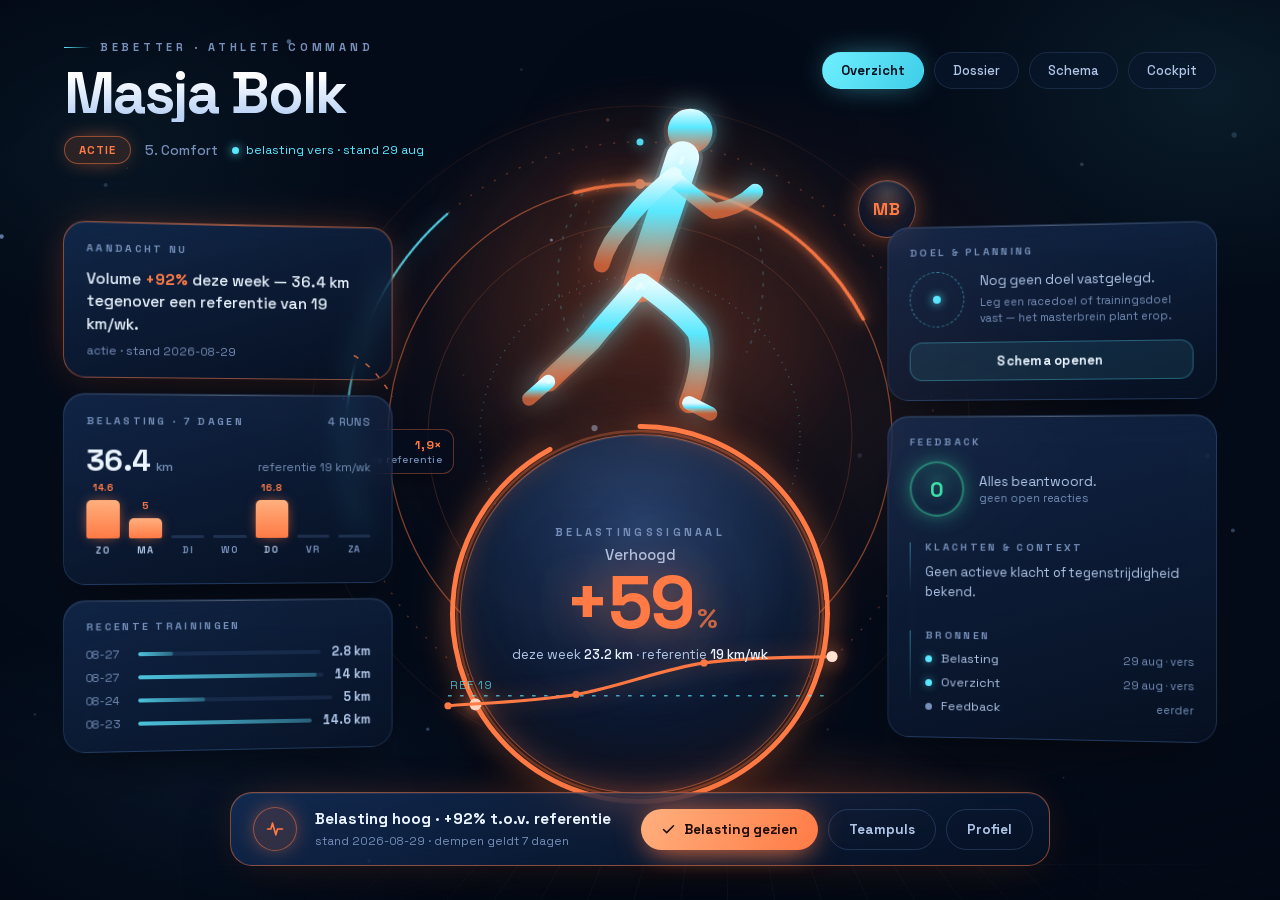
<file: design-lab/workspace-lab.html>
<!doctype html>
<html lang="nl">
<head>
<meta charset="utf-8">
<title>BeBetter — Workspace North-Star Lab</title>
<style>
/* ═══════════════════════════════════════════════════════════════════════════
   BeBetter — Visual Design Laboratory · Workspace prototype (Masja Bolk)
   Standalone concept-artboard 1440×900. Echte data & semantiek (stand
   2026-08-29): +92% · 36.4 km · referentie 19 km/wk · 4 runs · geen doel
   vastgelegd · 0 open feedback · geen actieve klacht. Geen productie-code.
   ═══════════════════════════════════════════════════════════════════════════ */
@font-face{font-family:"Space Grotesk";src:url(fonts/sg-400.woff2) format("woff2");font-weight:400;font-display:block}
@font-face{font-family:"Space Grotesk";src:url(fonts/sg-500.woff2) format("woff2");font-weight:500;font-display:block}
@font-face{font-family:"Space Grotesk";src:url(fonts/sg-700.woff2) format("woff2");font-weight:700;font-display:block}

:root{
  --ink:#EAF4FF; --ink2:#AFC6E8; --ink3:#7690BA;
  --cyan:#59E8FF; --cyan-soft:rgba(89,232,255,.12);
  --amber:#FF7A45; --amber-soft:rgba(255,122,69,.14); --amber-bd:rgba(255,122,69,.5);
  --green:#3BE0A8;
  --glass:linear-gradient(164deg,rgba(26,58,110,.52),rgba(8,22,46,.4));
  --glass-bd:rgba(132,178,255,.16);
  --e:cubic-bezier(.22,.8,.28,1);
}
*{box-sizing:border-box;margin:0;padding:0}
html,body{width:1440px;height:900px;overflow:hidden;background:#040B18;
  font-family:"Space Grotesk",-apple-system,BlinkMacSystemFont,"Segoe UI",sans-serif;
  color:var(--ink);-webkit-font-smoothing:antialiased}

/* ── STAGE ─────────────────────────────────────────────────────────────────── */
#stage{position:fixed;inset:0;width:1440px;height:900px}
#stars{position:absolute;inset:0;z-index:0}
.neb{position:absolute;inset:0;z-index:1;pointer-events:none;
  background:
    radial-gradient(46% 52% at 50% 40%,rgba(255,110,60,.13),transparent 62%),
    radial-gradient(30% 34% at 84% 10%,rgba(89,232,255,.08),transparent 70%),
    radial-gradient(26% 30% at 8% 16%,rgba(89,232,255,.05),transparent 70%),
    radial-gradient(34% 30% at 14% 88%,rgba(46,102,177,.10),transparent 70%);
  animation:fadein .9s var(--e) both}
/* Perspectiefvloer: de scène krijgt een grond. */
.floor{position:absolute;left:50%;bottom:-118px;width:1900px;height:560px;z-index:1;
  transform:translateX(-50%) perspective(860px) rotateX(63deg);transform-origin:50% 100%;
  background:
    repeating-linear-gradient(90deg,rgba(132,178,255,.07) 0 1px,transparent 1px 64px),
    repeating-linear-gradient(0deg,rgba(132,178,255,.055) 0 1px,transparent 1px 52px);
  -webkit-mask-image:radial-gradient(58% 82% at 50% 12%,#000 30%,transparent 78%);
          mask-image:radial-gradient(58% 82% at 50% 12%,#000 30%,transparent 78%);
  animation:floorin 1.1s var(--e) .15s both}
.floor-glow{position:absolute;left:50%;top:700px;width:760px;height:170px;z-index:1;
  transform:translateX(-50%);border-radius:50%;
  background:radial-gradient(50% 50% at 50% 50%,rgba(255,110,60,.16),transparent 68%);
  filter:blur(10px);animation:fadein 1.2s var(--e) .5s both}
.vig{position:absolute;inset:0;z-index:2;pointer-events:none;
  background:radial-gradient(112% 92% at 50% 42%,transparent 52%,rgba(2,6,14,.72) 100%)}

/* ── FRAME ─────────────────────────────────────────────────────────────────── */
.frame{position:fixed;inset:0;z-index:3}

/* Kop */
.head{position:absolute;left:64px;top:40px;animation:rise .7s var(--e) .25s both}
.eyebrow{display:flex;align-items:center;gap:10px;font-size:11px;font-weight:700;
  letter-spacing:.34em;color:var(--ink3);text-transform:uppercase}
.eyebrow i{width:26px;height:1px;background:linear-gradient(90deg,var(--cyan),transparent)}
h1{margin-top:10px;font-size:58px;font-weight:700;letter-spacing:-.028em;line-height:1;
  background:linear-gradient(180deg,#FFFFFF 20%,#B9D2F5 90%);
  -webkit-background-clip:text;background-clip:text;color:transparent}
.headmeta{display:flex;align-items:center;gap:14px;margin-top:14px}
.chip{display:inline-flex;align-items:center;gap:7px;padding:6px 14px;border-radius:999px;
  font-size:11.5px;font-weight:700;letter-spacing:.08em;text-transform:uppercase;
  color:var(--amber);background:var(--amber-soft);border:1px solid var(--amber-bd);
  box-shadow:0 0 22px -8px var(--amber)}
.meta{font-size:13.5px;color:var(--ink3);font-weight:500}
.fresh{display:inline-flex;align-items:center;gap:7px;font-size:12.5px;color:var(--cyan)}
.fresh b{width:7px;height:7px;border-radius:50%;background:var(--cyan);
  box-shadow:0 0 10px var(--cyan);animation:pulse 2.6s ease-in-out infinite}

.topnav{position:absolute;right:64px;top:52px;display:flex;gap:10px;
  animation:rise .7s var(--e) .35s both}
.tn{padding:9px 18px;border-radius:999px;font-size:13px;font-weight:500;color:var(--ink2);
  background:rgba(10,24,48,.55);border:1px solid rgba(132,178,255,.14);
  backdrop-filter:blur(10px)}
.tn.on{color:#06121F;background:linear-gradient(120deg,#6FEFFF,#3ECDE8);border-color:transparent;
  font-weight:700;box-shadow:0 0 30px -8px rgba(89,232,255,.7)}

/* ── HERO ─────────────────────────────────────────────────────────────────── */
.hero{position:absolute;left:50%;top:96px;width:680px;height:680px;transform:translateX(-50%)}
.rings{position:absolute;inset:0;animation:bloom 1s var(--e) .35s both}
.rings svg{position:absolute;inset:0;overflow:visible}
.rg{fill:none;stroke:var(--amber)}
.rg.r0{opacity:.10}.rg.rt{opacity:.3;stroke-dasharray:2 12;stroke-width:1.5}
.rg.r1{opacity:.5;stroke-width:1.3}.rg.r2{opacity:.2}
.rg.rc{stroke:var(--cyan);opacity:.35;stroke-dasharray:1 7;stroke-width:1.4}
.arc{fill:none;stroke-linecap:round;transform-origin:50% 50%}
.arc.a1{stroke:var(--amber);stroke-width:3.5;stroke-dasharray:340 1400;opacity:.95;
  transform:rotate(-105deg);filter:drop-shadow(0 0 16px rgba(255,122,69,.55)) drop-shadow(0 0 5px var(--amber))}
.arc.a2{stroke:var(--cyan);stroke-width:2.2;stroke-dasharray:190 1500;opacity:.85;
  transform:rotate(-168deg);filter:drop-shadow(0 0 12px rgba(89,232,255,.55))}
.arc.a3{stroke:var(--amber);stroke-width:2.2;stroke-dasharray:100 1000;opacity:.6;
  transform:rotate(116deg);filter:drop-shadow(0 0 9px rgba(255,122,69,.4))}
.sat{fill:var(--amber);filter:drop-shadow(0 0 8px var(--amber))}
.sat2{fill:var(--cyan);filter:drop-shadow(0 0 7px var(--cyan))}
.spin{transform-origin:50% 50%;animation:rot 74s linear infinite}
.spin.s2{animation:rot 52s linear infinite reverse}
.spin.s3{animation:rot 64s linear infinite}
.idchip{position:absolute;right:64px;top:84px;width:58px;height:58px;border-radius:50%;
  display:grid;place-items:center;font-size:17px;font-weight:700;letter-spacing:.05em;
  color:var(--amber);border:1.5px solid var(--amber-bd);
  background:radial-gradient(circle at 50% 24%,rgba(255,255,255,.16),transparent 52%),
             radial-gradient(circle at 50% 46%,var(--amber-soft) 0%,rgba(10,22,46,.95) 78%);
  text-shadow:0 0 14px var(--amber-soft);
  box-shadow:inset 0 1px 1px rgba(255,255,255,.14),0 0 30px -8px var(--amber),
             0 12px 30px -14px rgba(0,0,0,.7);
  animation:bloom .8s var(--e) .8s both}

/* Halo + atleet */
.halo{position:absolute;left:50%;top:33%;width:500px;height:500px;border-radius:50%;
  transform:translate(-50%,-50%);
  background:radial-gradient(circle at 50% 46%,rgba(255,110,60,.30) 0%,rgba(255,110,60,.12) 30%,transparent 62%);
  filter:blur(10px);animation:breathe 6s ease-in-out infinite,fadein 1s var(--e) .55s both}
.fig{position:absolute;left:50%;top:-30px;width:320px;height:auto;transform:translateX(-50%);
  z-index:2;filter:drop-shadow(0 30px 60px rgba(0,0,0,.55));
  animation:figin 1.1s var(--e) .6s both}
.fg{fill:none;stroke:url(#figG);stroke-linecap:round;stroke-linejoin:round}
.fg.w30{stroke-width:31}.fg.w19{stroke-width:19}.fg.w15{stroke-width:15}.fg.w14{stroke-width:13}
.fhead{fill:url(#figG)}
.fglow{filter:blur(13px);opacity:.6}
.fchrA{stroke:#FF6D4D!important;opacity:.14;transform:translateX(-3.5px)}
.fchrB{stroke:#59E8FF!important;opacity:.16;transform:translateX(3.5px)}
.fchrA .fhead{fill:#FF6D4D}.fchrB .fhead{fill:#59E8FF}
/* Energiepulsen door het lichaam */
.fpulse{fill:none;stroke:#EAFDFF;stroke-width:3.4;stroke-linecap:round;
  stroke-dasharray:5 120;opacity:.85;animation:flow 2.4s linear infinite;
  filter:drop-shadow(0 0 6px #9FF4FF)}
.ftrail{fill:none;stroke:var(--cyan);stroke-width:1.6;stroke-linecap:round;opacity:.2;
  stroke-dasharray:2 9}
.ftrail.t2{opacity:.12;stroke:var(--amber)}

/* ── SIGNAAL-SCHIJF ───────────────────────────────────────────────────────── */
.disc{position:absolute;left:50%;top:338px;width:360px;height:360px;
  transform:translateX(-50%);border-radius:50%;z-index:3;
  background:radial-gradient(circle at 50% 26%,rgba(52,96,160,.62),rgba(7,18,38,.9) 72%);
  border:1px solid var(--amber-bd);
  box-shadow:0 40px 90px -30px rgba(0,0,0,.8),0 0 70px -16px rgba(255,122,69,.35),
    inset 0 1px 0 rgba(255,255,255,.09),inset 0 -40px 80px -40px var(--amber-soft);
  backdrop-filter:blur(12px);
  animation:discin 1s var(--e) .85s both}
/* Dubbele-ronde rim-gauge: 36.4 km = 1,9× de referentie → de ring loopt bijna
   twee keer rond. Eerste ronde gedimd (=100% van de referentie), tweede ronde
   fel (=de +92% overshoot). Eerlijke mapping, geen decoratie. */
.rim{position:absolute;inset:-9px;overflow:visible}
.rim circle{fill:none;transform-origin:50% 50%;transform:rotate(-90deg)}
.rim .lap1{stroke:rgba(255,122,69,.30);stroke-width:2.5}
.rim .lap2{stroke:var(--amber);stroke-width:5;stroke-linecap:round;
  stroke-dasharray:1090.2 1185.0;stroke-dashoffset:1090.2;
  filter:drop-shadow(0 0 12px rgba(255,122,69,.7));
  animation:sweep 1.5s var(--e) 1.5s forwards}
.rim .cap{fill:#FFD9C4;filter:drop-shadow(0 0 8px var(--amber));opacity:0;
  animation:fadein .4s var(--e) 2.9s forwards}
.rimlbl{position:absolute;left:-104px;top:-6px;text-align:right;font-size:12px;font-weight:700;color:var(--amber);
  letter-spacing:.06em;opacity:0;animation:fadein .5s var(--e) 3s forwards;
  background:rgba(6,14,30,.78);padding:7px 11px;border-radius:11px;
  border:1px solid rgba(255,122,69,.35);box-shadow:0 8px 22px -10px rgba(0,0,0,.7)}
.rimlbl small{display:block;font-size:10px;font-weight:500;color:var(--ink3);letter-spacing:.04em}

.disc-in{position:absolute;inset:0;display:flex;flex-direction:column;align-items:center;
  justify-content:center;text-align:center;transform:translateY(-20px);z-index:2}
.d-l{font-size:11px;font-weight:700;letter-spacing:.3em;color:var(--ink3);text-transform:uppercase}
.d-w{margin-top:6px;font-size:15px;font-weight:500;color:var(--ink2)}
.d-v{margin-top:2px;font-size:74px;font-weight:700;line-height:1;letter-spacing:-.04em;
  color:var(--amber);font-variant-numeric:tabular-nums;
  text-shadow:0 0 40px rgba(255,122,69,.5),0 0 110px rgba(255,122,69,.35)}
.d-v i{font-style:normal;font-size:.36em;font-weight:700;opacity:.75;margin-left:3px}
.d-s{margin-top:6px;font-size:13.5px;color:var(--ink2)}
.d-s b{color:var(--ink);font-weight:500}
.dchart{position:absolute;left:-7%;bottom:12.5%;width:114%;z-index:1;overflow:visible}
.dc-line{fill:none;stroke:var(--amber);stroke-width:2.6;stroke-linecap:round;
  stroke-dasharray:420;stroke-dashoffset:420;
  filter:drop-shadow(0 0 8px rgba(255,122,69,.5));
  animation:draw 1.1s var(--e) 1.7s forwards}
.dc-dot{fill:var(--amber);opacity:0;animation:fadein .3s var(--e) 2.5s forwards}
.dc-tip{fill:#FFE2D2;filter:drop-shadow(0 0 8px var(--amber));opacity:0;
  animation:fadein .3s var(--e) 2.7s forwards}
.dc-ref{stroke:var(--cyan);stroke-width:1.3;stroke-dasharray:3 7;opacity:0;
  animation:fadeto .6s var(--e) 1.6s forwards}
.dc-reflbl{font-size:10px;fill:var(--cyan);opacity:0;letter-spacing:.06em;
  animation:fadeto .6s var(--e) 1.9s forwards}

/* ── CONTEXT-PANELEN (licht gekanteld → cockpit-wrap) ─────────────────────── */
.wing{position:absolute;top:224px;width:332px;perspective:1500px}
.wing.l{left:64px}.wing.r{right:64px}
.card{position:relative;border-radius:22px;padding:19px 22px;margin-bottom:15px;
  background:var(--glass);border:1px solid var(--glass-bd);
  box-shadow:0 24px 50px -22px rgba(0,0,0,.65),inset 0 1px 0 rgba(255,255,255,.07);
  backdrop-filter:blur(12px)}
.card::before{content:"";position:absolute;inset:0 0 auto;height:1px;border-radius:inherit;
  background:linear-gradient(90deg,transparent 8%,rgba(255,255,255,.2),transparent 92%)}
.wing.l .card{transform:rotateY(7deg);animation:cardinL .8s var(--e) both}
.wing.r .card{transform:rotateY(-7deg);animation:cardinR .8s var(--e) both}
.wing .card:nth-child(1){animation-delay:1.25s}
.wing .card:nth-child(2){animation-delay:1.4s}
.wing .card:nth-child(3){animation-delay:1.55s}
.card.hot{border-color:var(--amber-bd);
  box-shadow:0 24px 50px -22px rgba(0,0,0,.65),0 0 44px -14px rgba(255,122,69,.5),
    inset 0 1px 0 rgba(255,255,255,.07)}
.card.hot::before{background:linear-gradient(90deg,transparent,var(--amber),transparent);opacity:.6}
.clabel{display:flex;justify-content:space-between;align-items:baseline;font-size:10.5px;
  font-weight:700;letter-spacing:.22em;color:var(--ink3);text-transform:uppercase;margin-bottom:13px}
.clabel em{font-style:normal;letter-spacing:.04em;font-weight:500;font-size:11px}
.attn-t{font-size:15.5px;font-weight:500;line-height:1.45;color:var(--ink)}
.attn-t b{color:var(--amber);font-weight:700}
.attn-m{margin-top:8px;font-size:11.5px;color:var(--ink3)}

/* Weekstrip: laatste 7 dagen, echte runs */
.wk{display:flex;gap:9px;align-items:flex-end;height:74px;margin:2px 0 8px}
.wk div{flex:1;display:flex;flex-direction:column;align-items:center;gap:6px;height:100%;
  justify-content:flex-end}
.wk i{width:100%;border-radius:5px 5px 2px 2px;
  background:linear-gradient(180deg,#FFB07E,var(--amber));
  box-shadow:0 0 14px -4px var(--amber);transform-origin:bottom;animation:grow .7s var(--e) 1.9s both}
.wk .off i{height:3px!important;background:rgba(132,178,255,.16);box-shadow:none;border-radius:2px}
.wk span{font-size:9.5px;font-weight:700;letter-spacing:.08em;color:var(--ink3)}
.wk .on span{color:var(--ink2)}
.wk em{font-style:normal;font-size:9.5px;color:var(--amber);font-weight:700;min-height:12px}
.kmrow{display:flex;justify-content:space-between;align-items:baseline}
.kmrow b{font-size:30px;font-weight:700;letter-spacing:-.02em;color:var(--ink);
  font-variant-numeric:tabular-nums}
.kmrow b i{font-style:normal;font-size:12.5px;color:var(--ink3);font-weight:500;margin-left:5px}
.kmrow span{font-size:11.5px;color:var(--ink3)}

.runs{list-style:none;display:flex;flex-direction:column;gap:7px}
.runs li{display:grid;grid-template-columns:40px 1fr auto;gap:11px;align-items:center;
  font-size:13px}
.runs .d{color:var(--ink3);font-size:11px;font-variant-numeric:tabular-nums}
.runs .bar{height:4px;border-radius:2px;background:rgba(132,178,255,.10);overflow:hidden}
.runs .bar i{display:block;height:100%;border-radius:inherit;
  background:linear-gradient(90deg,var(--cyan),transparent 160%);opacity:.8;
  transform-origin:left;animation:growx .7s var(--e) 2s both}
.runs .km{font-weight:700;color:var(--ink2);font-variant-numeric:tabular-nums;font-size:12.5px}

/* Doel: ontworpen lege staat */
.goal{display:flex;align-items:center;gap:16px}
.goal-ring{width:56px;height:56px;border-radius:50%;flex:0 0 auto;
  border:1.6px dashed rgba(89,232,255,.5);display:grid;place-items:center;
  animation:rot 40s linear infinite}
.goal-ring i{width:8px;height:8px;border-radius:50%;background:var(--cyan);
  box-shadow:0 0 10px var(--cyan)}
.goal p{font-size:13.5px;color:var(--ink2);line-height:1.5}
.goal p small{display:block;font-size:11px;color:var(--ink3);margin-top:2px}
.cta{margin-top:15px;width:100%;padding:10px;border-radius:13px;font:inherit;font-size:13px;
  font-weight:700;color:var(--ink);cursor:pointer;letter-spacing:.02em;
  background:rgba(89,232,255,.09);border:1px solid rgba(89,232,255,.3)}
.fb{display:flex;align-items:center;gap:15px}
.fb-badge{width:56px;height:56px;border-radius:50%;flex:0 0 auto;display:grid;place-items:center;
  font-size:21px;font-weight:700;color:var(--green);
  border:2px solid rgba(59,224,168,.5);
  background:radial-gradient(circle at 50% 32%,rgba(59,224,168,.16),transparent 70%);
  box-shadow:0 0 26px -8px var(--green),inset 0 0 16px -8px rgba(59,224,168,.4)}
.fb p{font-size:13.5px;color:var(--ink2)}
.fb p small{display:block;font-size:11px;color:var(--ink3);margin-top:1px}
.zone{position:relative;padding:4px 0 4px 16px;margin:20px 0 0}
.zone::before{content:"";position:absolute;left:0;top:6px;bottom:6px;width:1px;
  background:linear-gradient(180deg,var(--cyan),transparent 90%);opacity:.5}
.zone .clabel{margin-bottom:9px}
.zone p{font-size:13px;color:var(--ink2);line-height:1.5}
.src{list-style:none;display:flex;flex-direction:column;gap:8px}
.src li{display:flex;align-items:center;gap:9px;font-size:12.5px;color:var(--ink2)}
.src b{width:7px;height:7px;border-radius:50%;background:var(--cyan);box-shadow:0 0 8px rgba(89,232,255,.6)}
.src .old b{background:var(--ink3);box-shadow:none}
.src em{font-style:normal;margin-left:auto;font-size:11px;color:var(--ink3);
  font-variant-numeric:tabular-nums}

/* ── CONNECTORS ───────────────────────────────────────────────────────────── */
#wires{position:absolute;inset:0;z-index:2;pointer-events:none}
.wire{fill:none;stroke-width:1.8;stroke-dasharray:6 10;opacity:0;
  animation:fadeto .8s var(--e) 1.9s forwards,flow 3.2s linear 1.9s infinite}
.wire.wa{stroke:var(--amber)}
.wire.wc{stroke:var(--cyan)}

/* ── ACTIEBALK ────────────────────────────────────────────────────────────── */
.dock{position:absolute;left:50%;bottom:34px;transform:translateX(-50%);width:820px;
  display:flex;align-items:center;gap:18px;padding:14px 16px 14px 22px;border-radius:22px;
  background:linear-gradient(164deg,rgba(26,58,110,.6),rgba(8,22,46,.5));
  border:1px solid var(--amber-bd);backdrop-filter:blur(14px);
  box-shadow:0 30px 70px -26px rgba(0,0,0,.8),0 0 50px -18px rgba(255,122,69,.4),
    inset 0 1px 0 rgba(255,255,255,.08);
  animation:rise .8s var(--e) 2.1s both}
.dock-ic{width:44px;height:44px;border-radius:50%;display:grid;place-items:center;flex:0 0 auto;
  color:var(--amber);background:var(--amber-soft);border:1px solid var(--amber-bd);
  box-shadow:0 0 24px -8px var(--amber)}
.dock-ic svg{width:20px;height:20px;stroke:currentColor;fill:none;stroke-width:2;
  stroke-linecap:round;stroke-linejoin:round}
.dock-t{flex:1;min-width:0}
.dock-t b{display:block;font-size:15.5px;font-weight:700}
.dock-t span{font-size:11.5px;color:var(--ink3)}
.dock-a{display:flex;gap:10px}
.btn{display:inline-flex;align-items:center;gap:8px;padding:11px 20px;border-radius:999px;
  font:inherit;font-size:13.5px;font-weight:700;cursor:pointer;color:var(--ink2);
  background:none;border:1px solid rgba(132,178,255,.2)}
.btn.primary{color:#1C0A02;border:0;
  background:linear-gradient(120deg,#FFB07E,#FF7A45);
  box-shadow:0 0 34px -8px var(--amber),0 10px 24px -10px rgba(255,122,69,.6)}
.btn svg{width:15px;height:15px;stroke:currentColor;fill:none;stroke-width:2.4;
  stroke-linecap:round;stroke-linejoin:round}

/* ── KEYFRAMES ────────────────────────────────────────────────────────────── */
@keyframes fadein{from{opacity:0}to{opacity:1}}
@keyframes fadeto{from{opacity:0}to{opacity:.7}}
@keyframes rise{from{opacity:0;transform:translateY(26px)}to{opacity:1;transform:none}}
.dock{animation-name:dockin}
@keyframes dockin{from{opacity:0;transform:translate(-50%,26px)}to{opacity:1;transform:translate(-50%,0)}}
@keyframes floorin{from{opacity:0;transform:translateX(-50%) perspective(860px) rotateX(63deg) translateY(70px)}
  to{opacity:1;transform:translateX(-50%) perspective(860px) rotateX(63deg)}}
@keyframes bloom{from{opacity:0;transform:scale(.9)}to{opacity:1;transform:scale(1)}}
@keyframes figin{from{opacity:0;transform:translateX(-50%) translateY(34px)}
  to{opacity:1;transform:translateX(-50%) translateY(0)}}
@keyframes discin{from{opacity:0;transform:translateX(-50%) translateY(40px) scale(.94)}
  to{opacity:1;transform:translateX(-50%) translateY(0) scale(1)}}
@keyframes cardinL{from{opacity:0;transform:rotateY(26deg) translateY(26px);filter:blur(6px)}
  to{opacity:1;transform:rotateY(7deg) translateY(0);filter:blur(0)}}
@keyframes cardinR{from{opacity:0;transform:rotateY(-26deg) translateY(26px);filter:blur(6px)}
  to{opacity:1;transform:rotateY(-7deg) translateY(0);filter:blur(0)}}
@keyframes rot{to{transform:rotate(360deg)}}
@keyframes pulse{0%,100%{opacity:1}50%{opacity:.35}}
@keyframes breathe{0%,100%{opacity:.9}50%{opacity:.65}}
@keyframes flow{to{stroke-dashoffset:-250}}
@keyframes sweep{to{stroke-dashoffset:0}}
@keyframes draw{to{stroke-dashoffset:0}}
@keyframes grow{from{transform:scaleY(0)}to{transform:scaleY(1)}}
@keyframes growx{from{transform:scaleX(0)}to{transform:scaleX(1)}}
</style>
</head>
<body>
<div id="stage">
  <canvas id="stars" width="1440" height="900"></canvas>
  <div class="neb"></div>
  <div class="floor"></div>
  <div class="floor-glow"></div>
  <div class="vig"></div>
</div>

<div class="frame">
  <!-- Kop -->
  <header class="head">
    <div class="eyebrow"><i></i>BeBetter · Athlete Command</div>
    <h1>Masja Bolk</h1>
    <div class="headmeta">
      <span class="chip">Actie</span>
      <span class="meta">5. Comfort</span>
      <span class="fresh"><b></b>belasting vers · stand 29 aug</span>
    </div>
  </header>
  <nav class="topnav">
    <span class="tn on">Overzicht</span><span class="tn">Dossier</span>
    <span class="tn">Schema</span><span class="tn">Cockpit</span>
  </nav>

  <!-- Hero: ringveld + atleet + schijf -->
  <div class="hero">
    <div class="halo"></div>
    <div class="rings">
      <svg viewBox="0 0 680 680" aria-hidden="true">
        <circle class="rg r0" cx="340" cy="340" r="330"/>
        <circle class="rg rt" cx="340" cy="340" r="294"/>
        <circle class="rg r1" cx="340" cy="340" r="252"/>
        <circle class="rg r2" cx="340" cy="340" r="212"/>
        <circle class="rg rc" cx="340" cy="340" r="160"/>
        <g class="spin"><circle class="arc a1" cx="340" cy="340" r="252"/>
          <circle class="sat" cx="340" cy="88" r="5"/></g>
        <g class="spin s2"><circle class="arc a2" cx="340" cy="340" r="294"/>
          <circle class="sat2" cx="340" cy="46" r="3.5"/></g>
        <g class="spin s3"><circle class="arc a3" cx="340" cy="340" r="212"/></g>
      </svg>
    </div>
    <span class="idchip">MB</span>

    <!-- Holografische atleet -->
    <svg class="fig" viewBox="0 0 300 400" aria-hidden="true">
      <defs><linearGradient id="figG" x1="0" y1="0" x2="0" y2="1">
        <stop offset="0" stop-color="#E4FCFF"/>
        <stop offset=".42" stop-color="#59E8FF"/>
        <stop offset="1" stop-color="#FF7A45" stop-opacity=".65"/></linearGradient></defs>
      <g class="ftrails">
        <path class="ftrail" d="M96 120 C70 160 66 210 84 252"/>
        <path class="ftrail t2" d="M116 106 C92 148 86 200 100 246"/>
        <path class="ftrail" d="M258 150 C270 190 268 232 250 268"/>
      </g>
      <g class="fglow">
        <circle cx="197" cy="61" r="21" class="fhead"/>
        <path class="fg w30" d="M190 86 C178 124 163 166 150 206"/>
        <path class="fg w15" d="M180 104 C196 118 208 128 220 136 C236 134 248 128 258 118"/>
        <path class="fg w15" d="M182 102 C160 120 146 134 138 146 C126 158 118 172 114 186"/>
        <path class="fg w19" d="M152 204 C174 220 192 234 204 250 C210 272 204 296 196 316"/>
        <path class="fg w14" d="M196 316 L216 326"/>
        <path class="fg w19" d="M148 206 C132 226 116 242 104 258 C90 272 76 284 64 296"/>
        <path class="fg w14" d="M64 296 L46 312"/>
      </g>
      <g class="fchrA">
        <circle cx="197" cy="61" r="21" class="fhead"/>
        <path class="fg w30" d="M190 86 C178 124 163 166 150 206"/>
        <path class="fg w19" d="M152 204 C174 220 192 234 204 250 C210 272 204 296 196 316"/>
        <path class="fg w19" d="M148 206 C132 226 116 242 104 258 C90 272 76 284 64 296"/>
      </g>
      <g class="fchrB">
        <circle cx="197" cy="61" r="21" class="fhead"/>
        <path class="fg w30" d="M190 86 C178 124 163 166 150 206"/>
        <path class="fg w19" d="M152 204 C174 220 192 234 204 250 C210 272 204 296 196 316"/>
        <path class="fg w19" d="M148 206 C132 226 116 242 104 258 C90 272 76 284 64 296"/>
      </g>
      <g class="fmain">
        <circle cx="197" cy="61" r="21" class="fhead"/>
        <path class="fg w30" d="M190 86 C178 124 163 166 150 206"/>
        <path class="fg w15" d="M180 104 C196 118 208 128 220 136 C236 134 248 128 258 118"/>
        <path class="fg w15" d="M182 102 C160 120 146 134 138 146 C126 158 118 172 114 186"/>
        <path class="fg w19" d="M152 204 C174 220 192 234 204 250 C210 272 204 296 196 316"/>
        <path class="fg w14" d="M196 316 L216 326"/>
        <path class="fg w19" d="M148 206 C132 226 116 242 104 258 C90 272 76 284 64 296"/>
        <path class="fg w14" d="M64 296 L46 312"/>
      </g>
      <g class="fpulses">
        <path class="fpulse" d="M190 86 C178 124 163 166 150 206 C174 220 192 234 204 250"/>
        <path class="fpulse" style="animation-delay:-1.2s"
          d="M190 86 C178 124 163 166 150 206 C132 226 116 242 104 258 C90 272 76 284 64 296"/>
      </g>
    </svg>

    <!-- Signaal-schijf -->
    <div class="disc">
      <svg class="rim" viewBox="0 0 378 378">
        <circle class="lap1" cx="189" cy="189" r="184"/>
        <circle class="lap2" cx="189" cy="189" r="188.6"/>
        <circle class="cap" cx="98.1" cy="23.7" r="6"/>
      </svg>
      <span class="rimlbl">1,9×<small>de referentie</small></span>
      <div class="disc-in">
        <span class="d-l">Belastingssignaal</span>
        <span class="d-w">Verhoogd</span>
        <span class="d-v"><span id="cnt">+0</span><i>%</i></span>
        <span class="d-s">deze week <b><span id="km">0</span> km</b> · referentie <b>19 km/wk</b></span>
      </div>
      <svg class="dchart" viewBox="0 0 340 96" aria-hidden="true">
        <line class="dc-ref" x1="10" y1="52.3" x2="330" y2="52.3"/>
        <text class="dc-reflbl" x="12" y="47">REF 19</text>
        <path class="dc-line" d="M10 60.6 C27.8 59.0,81.1 57.2,116.7 51.2 C152.3 45.2,187.7 30.2,223.3 24.9 C258.9 19.6,312.2 20.5,330 19.6"/>
        <circle class="dc-dot" cx="10" cy="60.6" r="3"/>
        <circle class="dc-dot" cx="116.7" cy="51.2" r="3"/>
        <circle class="dc-dot" cx="223.3" cy="24.9" r="3"/>
        <circle class="dc-tip" cx="330" cy="19.6" r="4.6"/>
      </svg>
    </div>
  </div>

  <!-- Linker vleugel -->
  <aside class="wing l">
    <div class="card hot">
      <div class="clabel">Aandacht nu</div>
      <p class="attn-t">Volume <b>+92%</b> deze week — 36.4 km tegenover een referentie van 19 km/wk.</p>
      <p class="attn-m">actie · stand 2026-08-29</p>
    </div>
    <div class="card">
      <div class="clabel">Belasting · 7 dagen<em>4 runs</em></div>
      <div class="kmrow"><b>36.4<i>km</i></b><span>referentie 19 km/wk</span></div>
      <div class="wk">
        <div class="on"><em>14.6</em><i style="height:52px"></i><span>ZO</span></div>
        <div class="on"><em>5</em><i style="height:20px;animation-delay:2s"></i><span>MA</span></div>
        <div class="off"><em></em><i></i><span>DI</span></div>
        <div class="off"><em></em><i></i><span>WO</span></div>
        <div class="on"><em>16.8</em><i style="height:60px;animation-delay:2.1s"></i><span>DO</span></div>
        <div class="off"><em></em><i></i><span>VR</span></div>
        <div class="off"><em></em><i></i><span>ZA</span></div>
      </div>
    </div>
    <div class="card">
      <div class="clabel">Recente trainingen</div>
      <ul class="runs">
        <li><span class="d">08-27</span><span class="bar"><i style="width:19%"></i></span><span class="km">2.8 km</span></li>
        <li><span class="d">08-27</span><span class="bar"><i style="width:96%;animation-delay:2.05s"></i></span><span class="km">14 km</span></li>
        <li><span class="d">08-24</span><span class="bar"><i style="width:34%;animation-delay:2.1s"></i></span><span class="km">5 km</span></li>
        <li><span class="d">08-23</span><span class="bar"><i style="width:100%;animation-delay:2.15s"></i></span><span class="km">14.6 km</span></li>
      </ul>
    </div>
  </aside>

  <!-- Rechter vleugel -->
  <aside class="wing r">
    <div class="card">
      <div class="clabel">Doel &amp; planning</div>
      <div class="goal">
        <div class="goal-ring"><i></i></div>
        <p>Nog geen doel vastgelegd.<small>Leg een racedoel of trainingsdoel vast — het masterbrein plant erop.</small></p>
      </div>
      <button class="cta">Schema openen</button>
    </div>
    <div class="card">
      <div class="clabel">Feedback</div>
      <div class="fb"><span class="fb-badge">0</span>
        <p>Alles beantwoord.<small>geen open reacties</small></p></div>
      <div class="zone">
        <div class="clabel">Klachten &amp; context</div>
        <p>Geen actieve klacht of tegenstrijdigheid bekend.</p>
      </div>
      <div class="zone">
        <div class="clabel">Bronnen</div>
        <ul class="src">
          <li><b></b>Belasting<em>29 aug · vers</em></li>
          <li><b></b>Overzicht<em>29 aug · vers</em></li>
          <li class="old"><b></b>Feedback<em>eerder</em></li>
        </ul>
      </div>
    </div>
  </aside>

  <!-- Lichtpaden -->
  <svg id="wires" viewBox="0 0 1440 900" aria-hidden="true">
    <path class="wire wa" d="M398 400 C420 412 430 430 442 446"/>
  </svg>

  <!-- Actiebalk -->
  <footer class="dock">
    <span class="dock-ic"><svg viewBox="0 0 24 24"><path d="M3 12h4l2-7 4 14 2-7h6"/></svg></span>
    <div class="dock-t"><b>Belasting hoog · +92% t.o.v. referentie</b>
      <span>stand 2026-08-29 · dempen geldt 7 dagen</span></div>
    <div class="dock-a">
      <button class="btn primary"><svg viewBox="0 0 24 24"><path d="M4 12l5 5L20 6"/></svg>Belasting gezien</button>
      <button class="btn">Teampuls</button>
      <button class="btn">Profiel</button>
    </div>
  </footer>
</div>

<script>
/* Pseudo-3D particle-veld: drie dieptelagen, trage drift, twinkle. */
const cv = document.getElementById("stars"), cx = cv.getContext("2d");
const DPR = 2; cv.width = 1440 * DPR; cv.height = 900 * DPR; cx.scale(DPR, DPR);
const P = [];
let seed = 7;
const rnd = () => (seed = (seed * 16807) % 2147483647) / 2147483647;
for (let i = 0; i < 170; i++) {
  const z = .25 + rnd() * .75;
  P.push({ x: rnd() * 1440, y: rnd() * 900, z,
    r: (.5 + rnd() * 1.7) * z, tw: rnd() * Math.PI * 2,
    warm: rnd() < .16, spd: (.06 + rnd() * .1) * z });
}
function tick(t) {
  cx.clearRect(0, 0, 1440, 900);
  for (const p of P) {
    p.x -= p.spd; p.y -= p.spd * .35;
    if (p.x < -4) p.x = 1444; if (p.y < -4) p.y = 904;
    const a = (0.16 + 0.5 * Math.abs(Math.sin(p.tw + t * .0006))) * p.z;
    cx.beginPath();
    cx.fillStyle = p.warm ? `rgba(255,150,100,${a})` : `rgba(156,200,255,${a})`;
    cx.arc(p.x, p.y, p.r, 0, 7); cx.fill();
  }
  requestAnimationFrame(tick);
}
requestAnimationFrame(tick);

/* Count-up van de echte waarden (+92% · 36.4 km).
   ?slow=N vertraagt de hele choreografie (voor motion-opnames). */
const SLOW = Number(new URLSearchParams(location.search).get("slow")) || 1;
if (SLOW > 1) requestAnimationFrame(() =>
  document.getAnimations().forEach(a => { try { a.playbackRate = 1 / SLOW; } catch (e) {} }));
const ease = x => 1 - Math.pow(1 - x, 3);
const t0 = performance.now() + 1150 * SLOW, dur = 1300 * SLOW;
function count(now) {
  const u = Math.min(1, Math.max(0, (now - t0) / dur)), e = ease(u);
  document.getElementById("cnt").textContent = "+" + Math.round(92 * e);
  document.getElementById("km").textContent = (36.4 * e).toFixed(1);
  if (u < 1) requestAnimationFrame(count);
  else { document.getElementById("cnt").textContent = "+92";
         document.getElementById("km").textContent = "36.4"; }
}
requestAnimationFrame(count);
</script>
</body>
</html>
</file>
<file: pwa/static/styles.css>
:root{
  --bg:#0A1B33; --card:#0E2547; --card2:#0B2044; --border:#1E3A66;
  --text:#EAF2FF; --muted:#93A7C4; --acc:#5EE6EB; --blue:#2E86C1;
  --wa:#25D366; --danger:#E5674B; --warn:#EF9F27; --radius:14px;
  /* De bodemruimte van de scroller staat hier ÉÉN keer: een sticky element dat tot
     de onderrand moet reiken heft precies deze waarde op (zie .sk-bar). Twee losse
     getallen die toevallig gelijk zijn, lopen bij de eerste wijziging uit elkaar. */
  --scroll-pad-b:calc(20px + env(safe-area-inset-bottom));
}
*{box-sizing:border-box}
/* Verborgen elementen ècht verbergen: een `hidden`-attribuut wint altijd, ook
   van .btn/.login-pw/.login-scrim die zelf een display-waarde zetten. Zonder
   dit tonen die velden tóch (bv. wachtwoord/Face ID vóór je een coach kiest). */
[hidden]{display:none !important}
html,body{height:100%;margin:0;background:var(--bg);color:var(--text);
  font-family:-apple-system,BlinkMacSystemFont,"Segoe UI",Roboto,Helvetica,Arial,sans-serif;
  -webkit-font-smoothing:antialiased}
body{display:flex;flex-direction:column;max-width:640px;margin:0 auto;overflow:hidden}
#scroller{flex:1;overflow-y:auto;overflow-x:hidden;-webkit-overflow-scrolling:touch;
  padding:0 16px var(--scroll-pad-b)}

/* ── Iconen ───────────────────────────────────────────────────────────────── */
.ic{width:1.35em;height:1.35em;display:inline-block;vertical-align:-0.28em;flex:0 0 auto;
  stroke:currentColor;fill:none;stroke-width:2;stroke-linecap:round;stroke-linejoin:round}

/* ── App-bar per scherm ───────────────────────────────────────────────────── */
.appbar{display:flex;align-items:center;justify-content:space-between;gap:12px;
  padding:calc(14px + env(safe-area-inset-top)) 2px 8px;position:sticky;top:0;z-index:4;
  background:var(--bg)}
.appbar h1{margin:0;font-size:22px;font-weight:650}
/* Polish-ronde: elke module opent nu met dezelfde kop als Home/Feedback/Workspace/
   Dossier — titel + één regel die zegt waar de pagina voor is. De legacy-pagina's
   hadden alleen een kale <h1>; dat was de luidste 'oude pagina'-aanwijzing. */
.pagehead{display:block;min-width:0}
.pagesub{margin:3px 0 0;font-size:13px;line-height:1.45;color:var(--muted)}
@media(max-width:480px){.pagesub{font-size:12.5px}}
.iconbtn{background:var(--card);border:1px solid var(--border);color:var(--text);
  width:40px;height:40px;border-radius:12px;display:flex;align-items:center;justify-content:center;
  cursor:pointer;font-size:19px}
.iconbtn:hover{border-color:var(--acc)}
.home-bar{padding-bottom:4px}
.ab-id{display:flex;align-items:center;gap:11px;min-width:0}
.ab-avatar{width:40px;height:40px;border-radius:12px;background:var(--card);border:1px solid var(--border);
  color:var(--acc);font-weight:600;font-size:14px;display:flex;align-items:center;justify-content:center;flex:0 0 auto}
.ab-greet{margin:0;font-size:16px;font-weight:600}
.ab-date{margin:1px 0 0;font-size:12px;color:var(--muted)}

/* ── Onderbalk (telefoon) ─────────────────────────────────────────────────── */
.nav-item{background:none;border:0;color:var(--muted);cursor:pointer;font-weight:600;position:relative}
.nav-item.on{color:var(--acc)}
.bottomnav{flex:0 0 auto;display:flex;background:var(--card2);border-top:1px solid var(--border);
  padding-bottom:env(safe-area-inset-bottom)}
.bottomnav .nav-item{flex:1;display:flex;flex-direction:column;align-items:center;gap:3px;
  padding:9px 4px 8px;font-size:10.5px}
.bottomnav .nav-item .ic{width:23px;height:23px;stroke-width:1.9}
.nav-badge{position:absolute;top:4px;left:calc(50% + 6px);min-width:16px;height:16px;
  background:var(--acc);color:#04222b;border-radius:9px;font-size:10px;font-weight:700;font-style:normal;
  display:flex;align-items:center;justify-content:center;padding:0 4px}

/* ── Zijbalk (laptop/desktop) — standaard verborgen; media-query zet 'm aan ── */
.sidebar{display:none;flex-direction:column;gap:3px;padding:20px 14px;
  background:var(--card2);border-right:1px solid var(--border);overflow-y:auto}
.sb-brand{display:flex;align-items:center;gap:11px;padding:6px 10px 20px}
.sb-logo{width:38px;height:38px;border-radius:11px;background:var(--card);border:1px solid var(--border);
  color:var(--acc);font-weight:700;font-size:14px;display:flex;align-items:center;justify-content:center;flex:0 0 auto}
.sb-name{font-size:18px;font-weight:700}
.sb-nav{display:flex;flex-direction:column;gap:3px}
.sidebar .nav-item{display:flex;align-items:center;gap:12px;width:100%;text-align:left;
  padding:11px 14px;border-radius:11px;font-size:14.5px}
.sidebar .nav-item .ic{width:21px;height:21px;stroke-width:1.9;flex:0 0 auto}
.sidebar .nav-item span{flex:1}
.sidebar .nav-item:hover{background:var(--card);color:var(--text)}
.sidebar .nav-item.on{background:var(--card);color:var(--acc)}
.sidebar .nav-badge{position:static;top:auto;left:auto;flex:0 0 auto}
.sb-foot{margin-top:auto;padding:14px 12px 4px;font-size:11px;color:var(--muted)}

/* ── Views + overgang ─────────────────────────────────────────────────────── */
.view{display:none}
.view.on{display:block}
.slidein{animation:slidein .24s cubic-bezier(.2,.7,.3,1)}
@keyframes slidein{from{opacity:0;transform:translateY(8px)}to{opacity:1;transform:none}}

/* ── Dashboard: metric-kaarten ────────────────────────────────────────────── */
.metrics{display:grid;grid-template-columns:1fr 1fr;gap:12px;margin:8px 0 4px}
.metric{background:var(--card);border:1px solid var(--border);border-radius:16px;padding:15px 16px;
  text-align:left;cursor:pointer;color:var(--text)}
.metric:hover{border-color:var(--acc)}
.metric-top{display:flex;align-items:center;gap:7px;font-size:26px;font-weight:700;color:var(--acc)}
.metric-top .ic{width:19px;height:19px}
.metric.accent{background:var(--acc);border-color:var(--acc)}
.metric.accent .metric-top,.metric.accent .metric-lbl{color:#04222b}
.metric b{font-weight:700}
.metric-lbl{display:block;font-size:12px;color:var(--muted);margin-top:3px}

/* ── Lijst-/actiekaarten (dashboard, atleten, inbox) ──────────────────────── */
.listcard{display:flex;align-items:center;gap:13px;width:100%;text-align:left;
  background:linear-gradient(180deg,#0E2547,#0C2144);border:1px solid var(--border);border-radius:var(--radius);
  padding:13px 15px;margin:9px 0;cursor:pointer;color:var(--text)}
.listcard:hover{border-color:var(--acc)}
.listcard:active{transform:scale(.99)}
a.listcard{text-decoration:none}          /* Trainingsweekend-ingang is een link, geen view */
/* A5: het intake-aantal reist mee naar de Praktijk-lade (zelfde .nav-badge-bron,
   maar in de kaartflow i.p.v. absoluut boven een onderbalk-icoon). */
.listcard .lc-badge{position:static;top:auto;left:auto;flex:0 0 auto;margin-left:auto}
.lc-ic{width:38px;height:38px;border-radius:11px;background:var(--card2);border:1px solid var(--border);
  display:flex;align-items:center;justify-content:center;color:var(--acc);flex:0 0 auto}
.lc-ic .ic{width:20px;height:20px}
.lc-ic.warn{color:var(--warn);border-color:#5a4a1e}
.lc-body{flex:1;min-width:0;display:flex;flex-direction:column;gap:2px}
.lc-title{font-size:15px;font-weight:600}
.lc-sub{font-size:12.5px;color:var(--muted);line-height:1.4;overflow:hidden;text-overflow:ellipsis}
.lc-meta{font-size:11.5px;color:var(--acc);margin-top:2px}
.listcard>.ic{color:var(--muted);width:20px;height:20px}
.avatar{width:40px;height:40px;border-radius:50%;background:var(--card2);border:1px solid var(--border);
  color:var(--acc);font-weight:600;font-size:13px;display:flex;align-items:center;justify-content:center;flex:0 0 auto}
.avatar.big{width:52px;height:52px;font-size:17px}

/* ── Snelacties ───────────────────────────────────────────────────────────── */
.quick{display:grid;grid-template-columns:1fr 1fr;gap:12px}
.qtile{background:var(--card);border:1px solid var(--border);border-radius:16px;padding:18px 12px;
  display:flex;flex-direction:column;align-items:center;gap:8px;cursor:pointer;color:var(--text);font-size:13px;font-weight:600}
.qtile:hover{border-color:var(--acc)}
.qtile .ic{width:26px;height:26px;color:var(--acc)}

/* ── Lege staat ───────────────────────────────────────────────────────────── */
.leeg{text-align:center;color:var(--muted);padding:34px 20px}
.leeg .ic{width:40px;height:40px;stroke-width:1.6;opacity:.7}
.leeg p{margin:12px 0 0;font-size:14px;line-height:1.5}

/* ── Skeletons ────────────────────────────────────────────────────────────── */
.skel{background:linear-gradient(100deg,var(--card) 30%,#173059 50%,var(--card) 70%);
  background-size:200% 100%;animation:shimmer 1.3s infinite;border-radius:8px}
@keyframes shimmer{from{background-position:200% 0}to{background-position:-200% 0}}
.skel-card{background:var(--card);border:1px solid var(--border);border-radius:var(--radius);
  padding:15px;margin:9px 0}
.skel-line{height:13px;margin:6px 0}
.skel-line.w60{width:60%}.skel-line.w40{width:40%}
.skel-metric{height:78px;border-radius:16px}

/* ── Zoekveld ─────────────────────────────────────────────────────────────── */
.search{display:flex;align-items:center;gap:9px;background:var(--card2);border:1px solid var(--border);
  border-radius:12px;padding:0 13px;margin:6px 0 4px}
.search .ic{color:var(--muted);width:19px;height:19px}
.search input{border:0;background:none;padding:12px 0}

/* ── Gedeelde Athlete Picker: zoek + group-chips + compacte roster ──────────── */
.chips{display:flex;gap:7px;overflow-x:auto;margin:0 0 12px;padding-bottom:4px;scrollbar-width:none}
.chips::-webkit-scrollbar{display:none}
.chip{font-size:12px;padding:5px 11px;border-radius:999px;border:1px solid var(--border);white-space:nowrap;flex:none;
  color:var(--muted);background:transparent;cursor:pointer;transition:border-color .15s,color .15s,background .15s}
.chip:hover{color:var(--text)}
.chip.on{border-color:var(--acc);color:var(--text);background:var(--card2)}
.chip:focus-visible{outline:2px solid var(--acc);outline-offset:2px}
.pk-zoek{margin:0 0 10px}
.pk-roster{display:flex;flex-direction:column;gap:4px}
.pk-ghead{font-size:11px;letter-spacing:.07em;text-transform:uppercase;color:var(--muted);font-weight:700;margin:14px 2px 6px}
.pk-ghead:first-child{margin-top:2px}
/* Vaste hoogte → alle rijen exact gelijk uitgelijnd, ongeacht 1 of 2 regels. */
.pk-row{display:flex;align-items:center;gap:11px;text-align:left;width:100%;height:50px;
  background:transparent;border:1px solid transparent;border-radius:11px;padding:0 11px;color:var(--text);cursor:pointer;
  transition:border-color .12s,background .12s}
.pk-row:hover{background:var(--card2)}
.pk-row.foc{border-color:#2B4F86}
.pk-row:focus-visible{outline:2px solid var(--acc);outline-offset:2px}
.pk-row.sel{border-color:var(--acc);background:var(--card2);box-shadow:inset 0 0 0 1px var(--acc)}
.pk-av{width:30px;height:30px;flex:none;border-radius:50%;display:grid;place-items:center;
  background:#12305c;color:var(--acc);font-size:11.5px;font-weight:700}
.pk-b{min-width:0;flex:1;display:flex;flex-direction:column;gap:1px}
.pk-nm{font-size:14.5px;font-weight:600;line-height:1.2;color:var(--text);white-space:nowrap;overflow:hidden;text-overflow:ellipsis}
.pk-sub{font-size:11.5px;line-height:1.1;color:var(--muted);opacity:.85;white-space:nowrap;overflow:hidden;text-overflow:ellipsis}
.pk-chev{flex:none;width:15px;height:15px;color:var(--muted);opacity:.5}
.pk-leeg{color:var(--muted);font-size:13px;padding:16px 2px;text-align:center}
/* Picker als modal (desktop) / bottom-sheet (mobiel) — voor Intake koppelen. */
.pk-overlay{position:fixed;inset:0;z-index:200;background:rgba(4,12,26,.6);display:flex;align-items:center;justify-content:center;padding:20px}
.pk-modal{width:100%;max-width:400px;max-height:80vh;display:flex;flex-direction:column;
  background:var(--card);border:1px solid var(--border);border-radius:16px;box-shadow:0 24px 60px rgba(0,0,0,.5)}
.pk-modal-h{display:flex;align-items:center;justify-content:space-between;gap:10px;padding:14px 16px 8px}
.pk-modal-h b{font-size:15px;line-height:1.3}
.pk-x{background:none;border:0;color:var(--muted);font-size:17px;cursor:pointer;line-height:1;padding:2px 6px;flex:none}
.pk-modal-body{overflow-y:auto;padding:0 12px 4px;flex:1}
.pk-modal-body .pk-zoek{position:sticky;top:0;background:var(--card);z-index:1;padding-top:4px}
.pk-modal-foot{display:flex;gap:10px;padding:12px 14px;border-top:1px solid var(--border)}
.pk-modal-foot .btn{flex:1}
.pk-confirm[disabled]{opacity:.45;cursor:not-allowed}
/* Bevestiging van een onomkeerbare actie — zelfde chrome, tekst i.p.v. een lijst. */
.pk-bevestig{max-width:420px}
.pk-bevestig .pk-modal-body{padding:0 16px 6px}
.pk-tekst{margin:2px 0 0;font-size:14px;line-height:1.55;color:var(--text)}
.pk-detail{margin:10px 0 4px;padding:9px 11px;border:1px solid var(--border);border-radius:10px;
  background:var(--card2);color:var(--muted);font-size:13px;line-height:1.5;
  white-space:pre-wrap;max-height:34vh;overflow-y:auto}
@media(max-width:560px){
  .pk-overlay{align-items:flex-end;padding:0}
  .pk-modal{max-width:none;max-height:86vh;border-radius:18px 18px 0 0;border-bottom:0;padding-bottom:env(safe-area-inset-bottom)}
}

/* ── Sectielabels ─────────────────────────────────────────────────────────── */
.sec-label{color:var(--muted);font-size:11.5px;font-weight:700;letter-spacing:.6px;
  text-transform:uppercase;margin:20px 4px 8px}

/* ── Panels ───────────────────────────────────────────────────────────────── */
.panel{background:var(--card);border:1px solid var(--border);border-radius:var(--radius);padding:6px;margin:12px 0}
.panel.open-static{padding:14px 15px 16px}
.panel-h{margin:0 0 8px;font-size:15px;font-weight:650;display:flex;align-items:center;gap:8px}
.panel-h .ic{width:18px;height:18px;color:var(--acc)}
.acc-toggle{width:100%;text-align:left;background:none;border:0;color:var(--text);
  font-size:15px;font-weight:600;padding:12px;cursor:pointer;border-radius:10px;
  display:flex;align-items:center;gap:9px}
.acc-toggle:hover{background:var(--card2)}
.acc-toggle .ic{width:18px;height:18px;color:var(--acc)}
.acc-toggle.sub{font-size:13px;font-weight:600;color:var(--muted);padding:8px 0}
.acc-toggle.sub .ic{display:none}
.collapse{display:none;padding:4px 12px 14px}
.collapse.open{display:block}

.row{display:flex;gap:10px;margin:8px 0}
.row.between{justify-content:space-between;align-items:center}
.row.wrap{flex-wrap:wrap}
input,textarea,select{width:100%;background:var(--card2);border:1px solid var(--border);
  color:var(--text);border-radius:10px;padding:11px 12px;font-size:15px;font-family:inherit}
input::placeholder,textarea::placeholder{color:#6d82a3}
textarea{resize:vertical}
.hint{font-size:12.5px;color:var(--muted);margin:6px 0 10px;line-height:1.5}
.lbl{display:block;font-size:12.5px;color:var(--muted);font-weight:600;margin:12px 0 5px}

.seg{display:inline-flex;background:var(--card2);border:1px solid var(--border);border-radius:10px;overflow:hidden;flex:0 0 auto}
.seg button{background:none;border:0;color:var(--muted);padding:9px 16px;font-size:14px;font-weight:600;cursor:pointer}
.seg button.on{background:var(--blue);color:#fff}

.btn{background:var(--card2);border:1px solid var(--border);color:var(--text);border-radius:10px;
  padding:10px 16px;font-size:14.5px;font-weight:600;cursor:pointer;text-decoration:none;
  display:inline-flex;align-items:center;gap:7px;justify-content:center}
.btn .ic{width:18px;height:18px}
.btn:hover{border-color:var(--acc)}
.btn.primary{background:var(--blue);border-color:var(--blue);color:#fff}
.btn.primary:hover{filter:brightness(1.08)}
.btn.primary:disabled{opacity:.4;cursor:not-allowed;filter:none}
.btn.ghost{background:none}
.btn.small{padding:8px 12px;font-size:13px}
.btn.mini{padding:4px 8px}
.btn.back{margin:6px 0 4px}
.btn.danger-ghost{background:none;border-color:transparent;color:var(--muted);padding:9px 11px}
.btn.danger-ghost:hover{color:var(--danger);border-color:var(--danger)}
.btn.wa-btn{background:var(--wa);border-color:var(--wa);color:#04310f;width:100%;margin-top:8px}

.file{background:var(--card2);border:1px solid var(--border);border-radius:10px;padding:10px 14px;
  font-size:14px;font-weight:600;cursor:pointer;color:var(--text)}
.file:hover{border-color:var(--acc)}

.msg{background:var(--card);border:1px solid var(--acc);border-radius:10px;padding:10px 14px;
  margin:10px 16px 0;font-size:14px}
.msg.err{border-color:var(--danger)}
.offline{background:#3a2a12;border:1px solid #7a5a1e;color:#ffdca6;border-radius:10px;
  padding:9px 13px;margin:10px 16px 0;font-size:13px}
.muted{color:var(--muted)}
.center{text-align:center;margin-top:20px}
.klein{font-size:12px}
.wa.hidden,.hidden{display:none}

/* ── Strippenkaart — mobiele afboeklijst ──────────────────────────────────
   Eén rij = één deelnemer = één tikvlak. Geen horizontale scroll: de naam krimpt
   met ellipsis, saldo en chevron houden een vaste breedte. Kleur is functioneel
   (normaal / bijna leeg / leeg) via het gedeelde `is-*`-statusdialect. */
.lijst{display:flex;flex-direction:column;gap:12px;margin-top:12px}

.sk-zoek{display:flex;align-items:center;gap:9px;margin:10px 0 0;padding:0 12px;
  background:var(--card2);border:1px solid var(--border);border-radius:12px}
.sk-zoek .ic{width:18px;height:18px;color:var(--muted);flex:0 0 auto}
.sk-zoek input{flex:1;min-width:0;background:none;border:0;padding:12px 0;color:var(--text);
  font-size:16px}                                   /* 16px: iOS zoomt niet in bij focus */
.sk-zoek input:focus{outline:none}
.sk-zoek:focus-within{border-color:var(--acc)}
.sk-zoek input::-webkit-search-cancel-button{filter:grayscale(1) opacity(.6)}

.sk-tools{display:flex;align-items:center;justify-content:space-between;gap:10px;margin:10px 0 2px}
.sk-telling{color:var(--muted);font-size:12.5px;min-width:0;overflow:hidden;text-overflow:ellipsis;
  white-space:nowrap}
.sk-toolbtns{display:flex;gap:6px;flex:0 0 auto}

.sk-lijst{display:flex;flex-direction:column;gap:6px;margin-top:8px}
.sk-rij{display:flex;flex-wrap:wrap;align-items:stretch;gap:0;border:1px solid var(--border);border-radius:14px;
  background:linear-gradient(180deg,#0E2547,#0C2144);overflow:hidden;
  transition:border-color .14s ease,background .14s ease}
.sk-rij.sk-uit{display:none}
.sk-rij.sk-leeg{opacity:.62;order:2}
.sk-rij.sk-aan{border-color:var(--acc);background:linear-gradient(180deg,#123f5e,#0F3050)}

/* Het grote tikvlak: vult de rij, min. 60px hoog — duimformaat, geen checkbox. */
.sk-kies{flex:1;min-width:0;display:flex;align-items:center;gap:12px;min-height:54px;
  padding:8px 4px 8px 12px;background:none;border:0;color:var(--text);cursor:pointer;
  text-align:left;font:inherit}
.sk-kies:disabled{cursor:default}
.sk-kies:focus-visible{outline:2px solid var(--acc);outline-offset:-3px}

.sk-vink{width:26px;height:26px;flex:0 0 auto;border-radius:50%;border:2px solid var(--border);
  display:flex;align-items:center;justify-content:center;color:transparent;
  transition:background .12s ease,border-color .12s ease,color .12s ease}
.sk-vink .ic{width:16px;height:16px;stroke-width:2.6}
.sk-aan .sk-vink{background:var(--acc);border-color:var(--acc);color:#04222b}
.sk-leeg .sk-vink{opacity:.35}

.sk-mid{flex:1;min-width:0;display:flex;flex-direction:column;gap:2px}
.sk-naam{font-size:15.5px;font-weight:650;overflow:hidden;text-overflow:ellipsis;white-space:nowrap}
.sk-sub{font-size:12px;color:var(--muted);font-variant-numeric:tabular-nums;
  overflow:hidden;text-overflow:ellipsis;white-space:nowrap}

.sk-saldo{flex:0 0 auto;font-size:12.5px;font-weight:700;letter-spacing:.02em;
  padding:4px 10px;border-radius:999px;font-variant-numeric:tabular-nums;
  color:var(--tone);background:var(--tone-bg);border:1px solid var(--tone-bd)}

.sk-meer{flex:0 0 auto;width:44px;background:none;border:0;border-left:1px solid var(--border);
  color:var(--muted);cursor:pointer;display:flex;align-items:center;justify-content:center}
.sk-meer .ic{width:18px;height:18px;transition:transform .16s ease}
.sk-meer[aria-expanded="true"] .ic{transform:rotate(90deg)}
.sk-meer:focus-visible{outline:2px solid var(--acc);outline-offset:-3px}

.sk-detail{flex:1 0 100%;border-top:1px solid var(--border);padding:10px 12px 12px;
  background:rgba(4,12,26,.35)}
.sk-d-tel,.sk-d-h{margin:0 0 6px;font-size:12.5px;color:var(--muted)}
.sk-d-acts{display:flex;gap:8px;flex-wrap:wrap}
/* Kaart aanpassen: label + 10/20 in één regel; wrapt op smal scherm i.p.v. te overflowen. */
.sk-d-grootte{display:flex;align-items:center;gap:6px 10px;flex-wrap:wrap;margin:2px 0 10px}
.sk-d-gl{font-size:12.5px;color:var(--muted)}
.sk-d-seg button{min-width:52px;min-height:40px}
.sk-d-seg button:disabled{opacity:.35;cursor:default}
.sk-d-gh{flex:1 1 100%;font-size:12px;color:var(--warn)}

/* Uitkomst + ongedaan maken — verschijnt direct onder de lijst, niet als popup. */
.sk-uit{display:flex;align-items:center;justify-content:space-between;gap:10px;flex-wrap:wrap;
  padding:11px 13px;border-radius:12px;
  color:var(--tone);background:var(--tone-bg);border:1px solid var(--tone-bd)}
.sk-uit .btn{min-height:40px}
.sk-uit-t{font-size:13.5px;font-weight:600;min-width:0}
.sk-uit-nr{margin:6px 2px 0;font-size:12px;color:var(--muted)}

/* ── WhatsApp na afboeken — de berichtenfase ─────────────────────────────
   Vervangt de kaartenlijst zolang hij open staat (nooit ernaast: dertig kaarten plus
   vijftien berichten is precies het overzicht dat kwijtraakt). Eén rij = één persoon =
   één anker naar wa.me. Een geopende rij blijft op zijn plek staan en dimt: wie
   terugkomt uit WhatsApp ziet waar hij was, er schuift niets. */
.sk-b-hervat{display:flex;align-items:center;gap:10px;width:100%;min-height:46px;margin-top:8px;
  padding:10px 13px;border-radius:12px;font:inherit;font-size:13.5px;font-weight:600;
  text-align:left;cursor:pointer;color:var(--text);background:var(--card2);
  border:1px solid var(--wa)}
.sk-b-hervat .ic{width:18px;height:18px;flex:0 0 auto}
.sk-b-hervat .ic:first-child{color:var(--wa)}
.sk-b-hervat-t{flex:1;min-width:0;overflow:hidden;text-overflow:ellipsis;white-space:nowrap}
.sk-b-kop{display:flex;align-items:flex-start;justify-content:space-between;gap:10px;margin:12px 0 4px}
.sk-b-kop-t{min-width:0}
.sk-b-kop h2{margin:0;font-size:16px;font-weight:700}
.sk-b-uitleg{margin:3px 0 0;font-size:12.5px;color:var(--muted);line-height:1.4}
.sk-b-kop .btn{flex:0 0 auto;min-height:40px}

.sk-b-lijst{list-style:none;margin:8px 0 0;padding:0;display:flex;flex-direction:column;gap:6px}
.sk-b-rij{border:1px solid var(--border);border-radius:14px;overflow:hidden;
  background:linear-gradient(180deg,#0E2547,#0C2144);transition:border-color .14s ease,opacity .14s ease}
.sk-b-open{display:flex;align-items:center;gap:12px;min-height:56px;padding:8px 12px;
  color:var(--text);text-decoration:none}
.sk-b-open:focus-visible{outline:2px solid var(--acc);outline-offset:-3px}
.sk-b-stip{width:30px;height:30px;flex:0 0 auto;border-radius:50%;display:flex;align-items:center;
  justify-content:center;background:var(--wa);color:#04310f}
.sk-b-stip .ic{width:16px;height:16px;stroke-width:2.4}
.sk-b-status{flex:0 0 auto;font-size:12px;font-weight:700;padding:4px 10px;border-radius:999px;
  color:var(--muted);border:1px solid var(--border);white-space:nowrap}
/* De volgende in de rij: dezelfde accentrand als een geselecteerde kaart. */
.sk-b-rij.is-volgende{border-color:var(--wa)}
.sk-b-rij.is-geopend{opacity:.6}
.sk-b-rij.is-geopend .sk-b-stip{background:none;border:2px solid var(--ds-success);color:var(--ds-success)}
.sk-b-rij.is-geopend .sk-b-status{color:var(--ds-success);border-color:var(--ds-success-bd);
  background:var(--ds-success-bg)}
.sk-b-geennr{opacity:.55}
.sk-b-geennr .sk-b-stip{background:none;border:2px solid var(--border);color:var(--muted)}

/* In de sticky balk: teller + voortgang, en daaronder ÉÉN actie. */
.sk-b-voortgang{display:flex;flex-direction:column;gap:6px;margin:10px 0}
.sk-b-teller{font-size:14px;font-weight:650;font-variant-numeric:tabular-nums}
.sk-b-meter{appearance:none;-webkit-appearance:none;width:100%;height:6px;border:0;border-radius:999px;
  background:var(--border);overflow:hidden}
.sk-b-meter::-webkit-progress-bar{background:var(--border);border-radius:999px}
.sk-b-meter::-webkit-progress-value{background:var(--wa);border-radius:999px}
.sk-b-meter::-moz-progress-bar{background:var(--wa);border-radius:999px}
.sk-volgende{display:flex;align-items:center;justify-content:center;gap:9px;width:100%;min-height:52px;
  font-size:16px;text-decoration:none;background:var(--wa);border-color:var(--wa);color:#04310f}
.sk-volgende .ic{width:18px;height:18px;flex:0 0 auto}
.sk-volgende-t{min-width:0;overflow:hidden;text-overflow:ellipsis;white-space:nowrap}

/* Sticky actiebalk. Zit IN de scroller, die precies eindigt waar de onderbalk
   begint → overlap met de PWA-navigatie is uitgesloten door de LAYOUT, niet door een
   afgestelde hoogte (zie de fb-dock-les: vaste clearance loopt altijd mis).
   Een sticky balk pint op de onderrand van de SCROLLPORT; daartussen en de echte
   onderrand van de scroller zit nog diens bodempadding. Die afstand narekenen levert
   een getal op dat bij de eerste layoutwijziging scheefloopt. In plaats daarvan
   verlengt de balk zijn eigen bodempadding met exact diezelfde variabele en trekt hij
   die met een negatieve marge weer van de layout af: de achtergrond loopt altijd door
   tot de onderbalk, en het overschot knipt de scroller zelf weg.
   `bottom` staat op dezelfde negatieve waarde: een sticky element pint op de rand van
   de scroller MIN diens padding. Met `bottom:0` stopte de balk daardoor zodra de lijst
   langer was dan het scherm steeds 20px boven de onderbalk en scrolde de lijst
   eronderdoor zichtbaar mee (gemeten 11 sep: balk-onderrand 736, onderbalk 756). */
.sk-bar{position:sticky;bottom:calc(-1 * var(--scroll-pad-b));z-index:3;
  margin:14px -16px calc(-1 * var(--scroll-pad-b));
  padding:10px 16px calc(12px + var(--scroll-pad-b));
  background:var(--card2);border-top:1px solid var(--border);
  box-shadow:0 -10px 24px rgba(0,4,14,.45)}
.sk-bar-let{margin:0 0 8px;font-size:12px;color:var(--warn)}
/* Onder de duim staat precies ÉÉN actie. 'Selecteer alles' en 'Wissen' zitten
   boven bij de lijst: het zijn hulpmiddelen bij het kiezen, geen afboekacties, en
   ze horen niet naast de knop die wél schrijft. */
.sk-af{width:100%;min-height:52px;font-size:16px}

/* De balk hoort onderaan, óók als het filter maar één naam overhoudt: de view vult
   de scrollport en de balk wordt met `margin-top:auto` naar beneden geduwd. Zonder
   dit staat een sticky element bij weinig inhoud midden op het scherm.
   `.on` is hier VERPLICHT: `.view[data-view="…"]` heeft dezelfde specificiteit als
   `.view.on` maar staat later in het bestand, dus zonder `.on` wint deze display-
   waarde óók van `.view{display:none}` en blijft de sectie op élke route staan.
   Zie de regressietest in tests/test_view_visibility_contract.py. */
.view.on[data-view="strippen"]{display:flex;flex-direction:column;min-height:100%}
.view.on[data-view="strippen"] .sk-bar{margin-top:auto}
.sk-beheer{margin-top:14px}

/* Desktop mag ruimer: twee kolommen zodat 30 namen in één blik passen. */
@media (min-width:900px){
  .sk-lijst{display:grid;grid-template-columns:1fr 1fr;gap:10px}
}
@media (prefers-reduced-motion:reduce){
  .sk-rij,.sk-vink,.sk-meer .ic,.sk-b-rij{transition:none}
}

/* ── Atleet-detail ────────────────────────────────────────────────────────── */
.d-head{display:flex;flex-wrap:wrap;align-items:center;gap:12px;margin:10px 0 8px}
.d-naam{font-size:20px;margin:0}
/* Coach Workflow Cohesion — gedeelde athlete-context navigatie (§5). Compact,
   wrapt op smalle schermen, hergebruikt de bestaande chip-tokens. */
.anav{display:flex;flex-wrap:wrap;gap:6px;margin:2px 0 8px}
/* Polish-ronde: de chips stonden op Schema RECHTS in de kopregel en op Profiel/
   Workspace/Dossier LINKS onder de identiteit — hetzelfde element met twee ritmes.
   Eén ritme: altijd op een eigen regel onder de naam, links uitgelijnd. `flex-basis`
   laat ze binnen de bestaande flex-kop netjes doorbreken (geen HTML-herschikking). */
.d-head>.anav,.sb-ctx-head>.anav,.dc-actions>.anav{margin:8px 0 0;flex:1 0 100%;order:99}
.anav-chip{font-size:12px;padding:5px 11px;border-radius:999px;border:1px solid var(--border);
  color:var(--muted);background:transparent;cursor:pointer;display:inline-flex;align-items:center;gap:5px;
  white-space:nowrap;transition:border-color .15s,color .15s,background .15s}
.anav-chip:hover{color:var(--text);border-color:var(--acc)}
.anav-chip:focus-visible{outline:2px solid var(--acc);outline-offset:2px}
@media(max-width:480px){.anav-chip{padding:5px 9px;font-size:11.5px}}
.tag{background:var(--card2);border:1px solid var(--border);color:var(--acc);font-size:10px;
  font-weight:700;padding:2px 7px;border-radius:20px;vertical-align:middle}
.veld{margin:5px 0;font-size:14px;line-height:1.5}
.veld b{color:var(--acc);font-weight:600}
.note{background:var(--card2);border:1px solid var(--border);border-radius:10px;padding:9px 12px;margin:8px 0}
.note-h{display:flex;justify-content:space-between;align-items:center;color:var(--acc);font-size:11px;font-weight:700}
.note p{margin:4px 0 0;font-size:14px}
.doc{display:flex;gap:10px;font-size:13.5px;padding:6px 0;border-bottom:1px solid var(--border)}
.doc-d{color:var(--acc);font-weight:700;white-space:nowrap}

/* ── Intake-inbox ─────────────────────────────────────────────────────────── */
.rij-kaart{background:var(--card);border:1px solid var(--border);border-radius:var(--radius);padding:13px 15px;margin:9px 0}
.rij-kaart h3{margin:0;font-size:16px;font-weight:650}
.rij-kaart .btn.primary{margin-top:10px;width:100%}
.fb-zei{font-size:13.5px;line-height:1.5;margin:8px 0 0;color:var(--text);
  background:var(--card2);border:1px solid var(--border);border-radius:10px;padding:8px 11px}
.fb-tekst{margin-top:10px}
.fb-acts{display:flex;gap:8px;margin-top:8px}
.fb-acts .btn{flex:1}
.fb-thread{margin:8px 0}
.fb-bub{max-width:86%;padding:8px 11px;border-radius:12px;margin:6px 0;font-size:13px;line-height:1.5}
.fb-bub .fb-wie{display:block;font-size:10px;font-weight:700;opacity:.75;margin-bottom:2px}
.fb-bub.atl{background:var(--card2);border:1px solid var(--border);border-bottom-left-radius:3px}
.fb-bub.coach{background:rgba(94,230,235,.12);border:1px solid rgba(94,230,235,.30);color:#d4fbfd;
  margin-left:auto;border-bottom-right-radius:3px}

/* ── Home: "Vraagt je aandacht"-metertjes (icoon + getal + voortgangsbalk) ── */
.dagstats{display:grid;grid-template-columns:repeat(auto-fit,minmax(150px,1fr));gap:10px;margin:4px 0}
.dagstat{background:linear-gradient(180deg,#0E2547,#0C2144);border:1px solid var(--border);border-radius:16px;
  padding:14px 15px;text-align:left;color:var(--text);box-shadow:0 3px 12px rgba(0,4,14,.3);position:relative}
button.dagstat{cursor:pointer;display:block;width:100%;font:inherit}
button.dagstat:hover{border-color:var(--acc);transform:translateY(-2px)}
.dagstat .mt-ic{display:inline-flex;width:30px;height:30px;border-radius:9px;align-items:center;justify-content:center;
  background:var(--card2);border:1px solid var(--border);margin-bottom:10px;color:var(--muted)}
.dagstat .mt-ic .ic{width:16px;height:16px}
.dagstat b{display:block;font-size:28px;font-weight:750;line-height:1;letter-spacing:-.5px;font-variant-numeric:tabular-nums}
.dagstat span{display:block;font-size:11px;color:var(--muted);margin-top:5px;line-height:1.35}
.dagstat .mt-bar{margin-top:11px;height:5px;border-radius:4px;background:#0B2044;overflow:hidden}
.dagstat .mt-bar i{display:block;height:100%;border-radius:4px;background:var(--acc);
  transition:width .9s cubic-bezier(.2,.7,.3,1)}
.dagstat.warn b{color:var(--warn)} .dagstat.warn .mt-ic{color:var(--warn)} .dagstat.warn .mt-bar i{background:var(--warn)}
.dagstat.ok b{color:var(--acc)} .dagstat.ok .mt-ic{color:var(--acc)}
.dagstat.danger b{color:var(--danger)} .dagstat.danger .mt-ic{color:var(--danger)}
.dagstat.teal b{color:var(--acc)} .dagstat.teal .mt-ic{color:var(--acc)}
.sec-head{display:flex;align-items:baseline;justify-content:space-between;gap:10px}
.sec-note{font-size:11px;color:var(--muted);font-weight:600}
/* V-02/V-11: gereserveerde, altijd-zichtbare snapshot-leeftijd in de kop (mensentaal),
   i.p.v. een zwevende overlay-chip over de atletenlijst. */
.sec-updated{margin-left:auto;font-size:11px;color:var(--muted);font-weight:600;white-space:nowrap}

#sb-na{margin-top:10px;display:flex;flex-direction:column;gap:8px}
#sb-na .btn{width:100%}
.linkbox{display:flex;gap:8px;align-items:center;margin-bottom:8px}
.linkbox code{flex:1;background:var(--card2);border:1px solid var(--border);border-radius:10px;
  padding:10px 12px;font-size:12.5px;overflow:auto;white-space:nowrap;color:var(--acc)}
.pv-tbl{width:100%;border-collapse:collapse;font-size:13px;margin:8px 0}
.pv-tbl td{border-bottom:1px solid var(--border);padding:6px 4px}
.pv-tbl td:last-child{color:var(--muted);text-align:right}
#b-preview{margin-top:10px}

/* ── Meer: binnenkort-lijst ───────────────────────────────────────────────── */
.mrow{display:flex;align-items:center;gap:13px;background:var(--card);border:1px solid var(--border);
  border-radius:var(--radius);padding:12px 15px;margin:8px 0}
.mrow-ic{width:34px;height:34px;border-radius:10px;background:var(--card2);border:1px solid var(--border);
  display:flex;align-items:center;justify-content:center;color:var(--muted);flex:0 0 auto}
.mrow-ic .ic{width:18px;height:18px}
.mrow-body{flex:1}
.mrow-title{font-size:15px;font-weight:600}
.mrow-tag{font-size:10.5px;font-weight:700;color:var(--muted);background:var(--card2);
  border:1px solid var(--border);border-radius:20px;padding:5px 11px;white-space:nowrap}
.soon .soon-row{opacity:.5}
.foot{text-align:center;color:var(--muted);font-size:11.5px;margin:26px 0 10px}

/* ── Niveau 2: diepte + tactiele hover/animatie ──────────────────────────── */
.metric,.listcard,.qtile,.panel,.rij-kaart,.mrow{box-shadow:0 3px 12px rgba(0,4,14,.30)}
.listcard,.qtile,.hstat{transition:transform .14s ease,box-shadow .14s ease,border-color .14s ease}
.listcard:active,.qtile:active{transform:scale(.985)}

/* ── Premium hero op de home: radiale glow + tabulaire cijfers ────────────── */
.hero{position:relative;
  background:radial-gradient(130% 120% at 88% -20%, rgba(94,230,235,.28), transparent 55%), linear-gradient(180deg,#123457,#0E2547);
  border:1px solid #24486f;border-radius:20px;
  padding:calc(18px + env(safe-area-inset-top)) 18px 16px;margin:10px 0 6px;
  box-shadow:0 14px 34px rgba(0,0,0,.5)}
.hero-top{display:flex;align-items:flex-start;justify-content:space-between;gap:12px}
.hero-greet{margin:0;font-size:23px;font-weight:700;letter-spacing:-.4px;color:#EAF2FF}
.hero-date{margin:3px 0 0;font-size:12.5px;color:#9db4d4;font-weight:500}
.hero-gear{background:rgba(255,255,255,.10);border:0;color:#cfe9ff;width:38px;height:38px;
  border-radius:12px;display:flex;align-items:center;justify-content:center;cursor:pointer;flex:0 0 auto}
.hero-gear:hover{background:rgba(255,255,255,.20)}
.hero-stats{display:grid;grid-template-columns:repeat(3,1fr);gap:10px;margin-top:18px}
.hstat{background:none;border:0;padding:2px;text-align:left;cursor:pointer;color:#EAF2FF}
.hstat b{display:block;font-size:30px;font-weight:700;letter-spacing:-1px;line-height:1;font-variant-numeric:tabular-nums}
.hstat span{display:block;font-size:10.5px;margin-top:6px;color:#9db4d4;line-height:1.3;font-weight:500}
.hstat.teal b{color:var(--acc)}
.hstat.amber b{color:var(--warn)}
.hstat:hover b{filter:brightness(1.14)}

/* ── Master-detail (Atleten): lijst + dossier (grid volgt in de media-query) ─ */
.listcard.sel{border-color:var(--acc);background:var(--card2)}
.md-leeg{padding:56px 20px}

/* ── Training-sectie (FinalSurge-data in het atleet-dossier) ──────────────── */
.train-top{display:flex;gap:16px;align-items:center}
.train-ring{width:76px;height:76px;border-radius:50%;border:6px solid var(--acc);background:var(--card2);
  display:flex;flex-direction:column;align-items:center;justify-content:center;flex:0 0 auto}
.train-n{font-size:26px;font-weight:700;line-height:1;font-variant-numeric:tabular-nums;color:var(--acc)}
.train-lbl{font-size:9px;color:var(--muted);margin-top:2px}
.train-recent{flex:1;min-width:0}
.tr-row{display:flex;gap:10px;align-items:baseline;padding:5px 0;border-bottom:1px solid var(--border);font-size:13px}
.tr-row:last-child{border-bottom:0}
.tr-d{color:var(--acc);font-weight:600;white-space:nowrap;font-variant-numeric:tabular-nums}
.tr-t{flex:1;min-width:0;overflow:hidden;text-overflow:ellipsis;white-space:nowrap}
.tr-m{color:var(--muted);font-size:12px;white-space:nowrap}

/* ── Inlogscherm (eigen, i.p.v. de lelijke browser-popup) ────────────────── */
.login-scrim{position:fixed;inset:0;z-index:100;
  background:radial-gradient(120% 100% at 50% -10%, rgba(94,230,235,.16), transparent 55%), var(--bg);
  display:flex;align-items:center;justify-content:center;padding:24px}
.login-card{width:100%;max-width:340px;display:flex;flex-direction:column;gap:12px;text-align:center;
  background:linear-gradient(180deg,#123457,#0E2547);border:1px solid #24486f;border-radius:20px;
  padding:30px 24px calc(30px + env(safe-area-inset-bottom));box-shadow:0 18px 44px rgba(0,0,0,.55)}
.login-logo-img{width:74px;height:74px;object-fit:contain;margin:0 auto 2px;display:block}
.login-h{margin:0;font-size:20px;font-weight:700;letter-spacing:-.3px}
.login-sub{margin:0 0 8px;font-size:13px;color:var(--muted)}
.login-who{display:flex;flex-direction:column;gap:10px}
.who-btn{display:flex;align-items:center;gap:12px;background:var(--card2);border:1px solid var(--border);
  color:var(--text);border-radius:12px;padding:13px 16px;font-size:16px;font-weight:600;cursor:pointer;text-align:left}
.who-btn:hover{border-color:var(--acc)}
.who-av{width:34px;height:34px;border-radius:50%;background:var(--acc);color:#04222b;font-weight:700;
  display:flex;align-items:center;justify-content:center;flex:0 0 auto}
.login-pw{display:flex;flex-direction:column;gap:12px}
.login-card input{text-align:left}
.login-card .btn.primary{width:100%;padding:12px;margin-top:2px}
.login-err{margin:2px 0 0;font-size:13px;color:var(--danger)}

/* ── Meldingen zweven (los van de layout, werkt op smal én breed) ─────────── */
/* P0 — TOAST-STACK. Elke melding zat eerst op een eigen vaste bottom-coordinaat; twee
   tegelijk landden dus op (bijna) exact dezelfde plek en dekten elkaar én de kaart-
   inhoud af. Nu is er ÉÉN container aan de veilige viewport-rand: flexkolom met vaste
   tussenruimte, dus meldingen stapelen zonder overlap. De container zelf vangt geen
   pointer (scrollen gaat er dwars doorheen); alleen de meldingen zelf doen dat, en de
   niet-interactieve meldingen laten ook dát los. Compact, met safe-area op mobiel. */
#toaststack{position:fixed;z-index:60;left:50%;transform:translateX(-50%);
  bottom:calc(72px + env(safe-area-inset-bottom));
  width:calc(100% - 32px);max-width:560px;
  display:flex;flex-direction:column;gap:10px;pointer-events:none}
#toaststack > *{pointer-events:auto;position:static;left:auto;right:auto;bottom:auto;
  transform:none;width:auto;max-width:100%;margin:0}
#msg,#offline{margin:0}

/* ════════ LAPTOP / DESKTOP (≥ 900px): zijbalk links, content op breedte ════ */
@media (min-width:900px){
  body{max-width:none;display:grid;grid-template-columns:250px 1fr;
    grid-template-rows:100vh;height:100vh}
  .sidebar{display:flex}          /* zijbalk aan  */
  .bottomnav{display:none}        /* onderbalk uit */
  /* Via de variabele, niet als los getal: de sticky Strippenkaart-balk compenseert
     precies deze bodempadding (.sk-bar), dus er mag maar één waarde bestaan. */
  :root{--scroll-pad-b:32px}
  #scroller{padding:0 40px var(--scroll-pad-b)}
  .view{max-width:860px;margin:0 auto}
  .appbar{padding-top:26px}
  /* Meer ademruimte: dashboard/snelacties benutten de bredere kolom */
  .quick{grid-template-columns:repeat(3,1fr)}
  /* Tactiele hover: kaarten lichten iets op bij de muis */
  .listcard:hover,.qtile:hover{transform:translateY(-2px);box-shadow:0 10px 26px rgba(0,0,0,.44)}
  .hstat:hover{transform:translateY(-2px)}
  /* Atleten in master-detail: lijst links, dossier rechts, tegelijk zichtbaar */
  .view[data-view="atleten"]{max-width:1180px}
  .md-split{display:grid;grid-template-columns:342px 1fr;gap:22px;align-items:start}
  .md-list{position:sticky;top:26px}
  .md-detail .btn.back{display:none}
  /* Toasts rechtsonder i.p.v. gecentreerd over het hele scherm */
  #toaststack{left:auto;right:32px;transform:none;max-width:400px;bottom:28px}
}
@media (min-width:1200px){
  body{grid-template-columns:280px 1fr}
  .view{max-width:960px}
}

/* ── Races: wanneer-blok + statusregel (zelfde kaartfamilie als de rest) ───── */
.rc-when{margin-left:auto;text-align:right;font-size:13.5px;font-weight:650;color:var(--text);
  display:flex;flex-direction:column;gap:2px;flex:0 0 auto}
.rc-tot{font-size:11.5px;font-weight:600;color:var(--muted)}
.rc-status{margin:10px 0 2px}
.rc-status .mrow-tag{display:inline-flex}
/* Coachhulp — feitenstrook binnen de racekaart. Bewust rustiger dan de kaart zelf:
   dit is achtergrond bij het schrijven, niet de actie. */
.rc-hulp{padding:2px 0 4px}
.rc-hulp .veld{margin:0 0 6px}
.rc-hulp .anav{margin:10px 0 2px}
.rc-hulp .fb-acts{margin-top:10px}
/* Het voorstel staat visueel LOS van de composer, zodat suggestie en coachtekst nooit
   door elkaar lopen. */
.rc-voorstel{margin-top:10px;padding:10px 12px;border:1px solid var(--line);
  border-radius:12px;background:var(--bg-soft,var(--card))}
.rc-voorstel .sec-label{margin:0 0 4px}
.rc-voorstel-t{margin:0;font-size:14px;line-height:1.5;color:var(--text);white-space:pre-wrap}

/* ── Teampuls: belasting-signalen ─────────────────────────────────────────── */
.puls-kaart{position:relative;overflow:hidden}
.puls-kaart::before{content:"";position:absolute;left:0;top:0;bottom:0;width:4px}
.puls-kaart.ernst-hoog::before{background:var(--danger)}
.puls-kaart.ernst-let::before{background:var(--warn)}
.puls-kaart .d-head{align-items:center}
.puls-dot{width:11px;height:11px;border-radius:50%;flex:0 0 auto;box-shadow:0 0 0 4px rgba(255,255,255,.04)}
.puls-dot.hoog{background:var(--danger);animation:pulseGlow 1.8s ease-in-out infinite}
.puls-dot.let{background:var(--warn)}
@keyframes pulseGlow{0%,100%{box-shadow:0 0 0 0 rgba(229,103,75,.5)}50%{box-shadow:0 0 0 7px rgba(229,103,75,0)}}
.puls-tag{margin-left:auto;font-size:10px;font-weight:700;padding:3px 9px;border-radius:20px;text-transform:uppercase;letter-spacing:.4px}
.puls-tag.hoog{color:var(--danger);background:rgba(229,103,75,.14);border:1px solid rgba(229,103,75,.34)}
.puls-tag.let{color:var(--warn);background:rgba(239,159,39,.14);border:1px solid rgba(239,159,39,.32)}
.puls-sig{margin:10px 0 4px;padding-left:18px;font-size:13.5px;line-height:1.55}
.puls-sig li{margin:2px 0}
.puls-duiding{font-size:13px;color:var(--acc);background:rgba(94,230,235,.08);border:1px solid rgba(94,230,235,.22);
  border-radius:10px;padding:8px 11px;margin:8px 0 0;line-height:1.5;display:flex;gap:6px;align-items:flex-start}
.puls-duiding .ic{width:15px;height:15px;flex:0 0 auto;margin-top:2px}
.puls-ond{margin:10px 0 2px}
.puls-ond summary{cursor:pointer;font-size:12.5px;color:var(--muted);font-weight:600;list-style:none}
.puls-ond summary::-webkit-details-marker{display:none}
.puls-ond summary::before{content:"▸ ";color:var(--acc)}
.puls-ond[open] summary::before{content:"▾ "}
.puls-runs{margin:8px 0;padding-left:18px;font-size:12.5px;color:var(--muted);line-height:1.5}

/* ── Teampuls: weekbriefing ───────────────────────────────────────────────── */
.brief-kaart{background:var(--card);border:1px solid var(--border);border-radius:var(--radius);
  padding:16px 17px;box-shadow:0 3px 14px rgba(0,4,14,.3)}
.brief-tekst{margin:10px 0;font-size:14px;line-height:1.6}
.brief-tekst h4{margin:14px 0 6px;font-size:14px;color:var(--acc)}
.brief-tekst p{margin:7px 0}
.brief-tekst ul{margin:6px 0;padding-left:20px}
.brief-tekst li{margin:3px 0}
.brief-tekst b{color:var(--text)}

/* ── Administratie: pincode-gate ──────────────────────────────────────────── */
.ad-lock{max-width:340px;margin:40px auto;text-align:center;background:var(--card);border:1px solid var(--border);
  border-radius:20px;padding:32px 26px;box-shadow:0 10px 40px rgba(0,4,14,.4)}
.ad-lock-ic{display:inline-flex;width:58px;height:58px;align-items:center;justify-content:center;
  border-radius:16px;background:rgba(94,230,235,.1);border:1px solid rgba(94,230,235,.28);margin-bottom:14px}
.ad-lock-ic .ic{width:28px;height:28px;color:var(--acc)}
.ad-lock h2{margin:0 0 4px;font-size:20px}
.ad-lock input{width:100%;margin:16px 0 12px;padding:13px 15px;border-radius:12px;background:var(--card2);
  border:1px solid var(--border);color:var(--text);font-size:18px;text-align:center;letter-spacing:6px}
.ad-lock input:focus{outline:none;border-color:var(--acc)}
.ad-lock .btn{width:100%}

/* ── Administratie: cockpit ───────────────────────────────────────────────── */
.ad-hero{display:flex;gap:18px;align-items:center;background:radial-gradient(120% 140% at 0% 0%,rgba(94,230,235,.10),transparent 60%),var(--card);
  border:1px solid var(--border);border-radius:20px;padding:18px 20px;margin:6px 0 16px;box-shadow:0 6px 22px rgba(0,4,14,.34)}
.ad-ring{position:relative;width:104px;height:104px;flex:0 0 auto}
.ad-ring svg{width:104px;height:104px;transform:rotate(-90deg)}
.ad-ring .ring-bg{fill:none;stroke:#0B2044;stroke-width:9}
.ad-ring .ring-arc{fill:none;stroke-linecap:round;stroke-width:9;transition:stroke-dashoffset 1s cubic-bezier(.2,.7,.3,1)}
.ad-ring-mid{position:absolute;inset:0;display:flex;flex-direction:column;align-items:center;justify-content:center;text-align:center}
.ad-ring-mid b{font-size:17px;font-weight:750;letter-spacing:-.5px;line-height:1;font-variant-numeric:tabular-nums}
.ad-ring-mid span{font-size:9.5px;color:var(--muted);margin-top:3px}
.ad-hero-txt{min-width:0}
.ad-hero-txt h2{margin:6px 0 3px;font-size:24px;font-weight:750;letter-spacing:-.5px;font-variant-numeric:tabular-nums}
.ad-hero-txt h2 .muted{font-size:15px;font-weight:500}
.ad-badge{display:inline-block;font-size:10.5px;font-weight:700;padding:3px 10px;border-radius:20px;letter-spacing:.4px;text-transform:uppercase}
.ad-badge.btw{color:var(--warn);background:rgba(239,159,39,.14);border:1px solid rgba(239,159,39,.32)}
.ad-badge.kor{color:var(--acc);background:rgba(94,230,235,.12);border:1px solid rgba(94,230,235,.3)}
.ad-grid{display:grid;grid-template-columns:repeat(auto-fit,minmax(150px,1fr));gap:10px;margin:0 0 6px}
.ad-metric{background:var(--card);border:1px solid var(--border);border-radius:14px;padding:14px 15px;box-shadow:0 3px 12px rgba(0,4,14,.3)}
.ad-metric span{font-size:11px;color:var(--muted);font-weight:600}
.ad-metric b{display:block;font-size:23px;font-weight:750;margin:4px 0 2px;letter-spacing:-.5px;font-variant-numeric:tabular-nums}
.ad-bars{background:var(--card);border:1px solid var(--border);border-radius:var(--radius);padding:13px 15px;margin:2px 0 6px}
.ad-bar{display:flex;align-items:center;gap:10px;margin:9px 0}
.ad-bar-l{flex:0 0 108px;font-size:12.5px;color:var(--text)}
.ad-bar-track{flex:1;height:9px;background:#0B2044;border-radius:6px;overflow:hidden}
.ad-bar-track i{display:block;height:100%;border-radius:6px;transition:width .8s cubic-bezier(.2,.7,.3,1)}
.ad-bar-v{flex:0 0 auto;font-size:12.5px;font-weight:700;font-variant-numeric:tabular-nums;color:var(--muted)}
.ad-chips{display:flex;flex-wrap:wrap;gap:7px}
.ad-chip{font-size:12px;background:rgba(239,159,39,.12);border:1px solid rgba(239,159,39,.3);color:var(--warn);
  padding:4px 11px;border-radius:20px}
/* Meer/Praktijk is een bewuste directory, geen restbak: de account-acties staan
   achter een zichtbare scheiding, los van de praktijkmodules erboven. */
/* Documenten: generatie-uitkomst leest als een staat, niet als losse statustekst. */
.docs-ok,.docs-err{display:inline-flex;align-items:center;gap:7px;font-weight:600}
.docs-ok{color:var(--ok,#5db98b)}
.docs-err{color:var(--danger,#e0645a)}
.docs-ok .ic,.docs-err .ic{width:16px;height:16px}
.meer-scheiding{margin-top:26px;padding-top:20px;border-top:1px solid var(--border)}
.meer-account{background:transparent;border-style:dashed}
.leeg-sub{margin:6px 0 0;font-size:12.5px;line-height:1.5;opacity:.8}
.leeg .btn{margin-top:14px}
.leeg.fout .ic{color:var(--warn,#e0a23a);opacity:.9}
.leeg.small{padding:18px}
.leeg.small .ic{width:28px;height:28px}
.iconbtn[hidden]{display:none!important}

/* ── Home-hero met coach-foto (combinatie: identiteit + clean data-first) ──── */
.hero-photo{display:flex;align-items:center;gap:18px;overflow:hidden;border-color:#2a5074}
.hero-photo .hero-content{flex:1;min-width:0;position:relative;z-index:1}
.hero-photo .hero-gear{position:absolute;top:calc(14px + env(safe-area-inset-top));right:14px;z-index:2}
.hero-portrait,.hero-portrait-img{width:128px;height:158px;border-radius:14px;flex:0 0 auto;
  border:1px solid rgba(255,255,255,.16);box-shadow:0 10px 24px rgba(0,0,0,.45)}
.hero-portrait-img{object-fit:cover;object-position:50% 26%;display:block}
/* Placeholder zolang de foto laadt — subtiele shimmer, nooit een broken-image-icoon */
.hero-portrait{display:block;overflow:hidden;position:relative;
  background:linear-gradient(160deg,#17406a,#0e2547)}
.hero-portrait::after{content:"";position:absolute;inset:0;
  background:linear-gradient(100deg,transparent 30%,rgba(255,255,255,.06) 50%,transparent 70%);
  background-size:200% 100%;animation:shimmer 1.4s infinite}
.hero-portrait.foto-fallback{display:flex;align-items:center;justify-content:center}
.hero-portrait.foto-fallback::after{display:none}
.foto-fallback-logo{width:66%;height:auto;opacity:.72}
.hero-greet{margin:0;font-size:15px;font-weight:600;color:#bcd3f0;letter-spacing:.2px}
.hero-date{margin:2px 0 0;font-size:12px;color:#8ea6c8;font-weight:500}
.hero-tag{margin:12px 0 14px;font-size:30px;line-height:1.03;font-weight:800;letter-spacing:-1.1px;color:#fff}
.hero-tag span{color:var(--acc)}
.hero-ids{display:flex;align-items:baseline;gap:10px;color:#cfe0f5;font-size:12.5px}
.hero-ids b{font-size:19px;font-weight:750;color:#fff;font-variant-numeric:tabular-nums}
.hero-ids i{color:#5b7295;font-style:normal}
@media(max-width:440px){
  .hero-portrait,.hero-portrait-img{width:88px;height:116px}
  .hero-tag{font-size:25px;margin:9px 0 11px}
  .hero-photo{gap:13px}
  .hero-status{margin-top:11px;gap:6px 12px}
}

/* ── Sidebar: groepslabels + logo-wordmark ────────────────────────────────── */
.sb-logo-img{height:26px;width:auto;max-width:160px;object-fit:contain;flex:0 0 auto}
.sb-label{margin:16px 10px 5px;font-size:10.5px;font-weight:700;letter-spacing:.7px;text-transform:uppercase;color:#5b7295}

/* ── Meer: account & app-acties ───────────────────────────────────────────── */
.meer-acts{display:flex;flex-direction:column;gap:8px;margin-top:10px}
.meer-acts .btn{width:100%}

/* ══ Home-cockpit (iteratie 2): status → wie → waarom → actie ══════════════ */

/* Hero: team-status-chips (afgeleid uit echte signalen) */
.hero-status{display:flex;flex-wrap:wrap;gap:8px 14px;margin-top:14px}
.hero-status .hs{display:inline-flex;align-items:center;gap:6px;font-size:12px;font-weight:600;color:#cfe0f5}
.hero-status .hs i{width:8px;height:8px;border-radius:50%;flex:0 0 auto}
.hero-status .hs.actie i{background:var(--danger);box-shadow:0 0 0 3px rgba(229,103,75,.18)}
.hero-status .hs.aandacht i{background:var(--warn);box-shadow:0 0 0 3px rgba(239,159,39,.18)}
.hero-status .hs.rustig i{background:var(--acc);box-shadow:0 0 0 3px rgba(94,230,235,.16)}

/* Feedback-balk: de dagelijkse kern als voortgang (klikbaar) */
.fb-strip{display:block;width:100%;text-align:left;cursor:pointer;color:var(--text);
  background:linear-gradient(180deg,#0E2547,#0C2144);border:1px solid var(--border);border-radius:16px;
  padding:14px 16px;margin:12px 0 18px;box-shadow:0 4px 14px rgba(0,4,14,.32);
  transition:transform .16s ease,border-color .16s ease,box-shadow .16s ease}
.fb-strip:hover{border-color:var(--acc);transform:translateY(-2px)}
.fb-strip:active{transform:translateY(0) scale(.995)}
.fb-strip.skel-strip{pointer-events:none;min-height:64px}
.fb-strip-top{display:flex;align-items:center;gap:11px}
.fb-strip-ic{display:inline-flex;width:32px;height:32px;border-radius:10px;align-items:center;justify-content:center;
  background:rgba(239,159,39,.14);border:1px solid rgba(239,159,39,.30);color:var(--warn);flex:0 0 auto}
.fb-strip-ic .ic{width:17px;height:17px}
.fb-strip.done .fb-strip-ic{background:rgba(94,230,235,.12);border-color:rgba(94,230,235,.30);color:var(--acc)}
.fb-strip-t{font-size:15px;font-weight:600;flex:1;min-width:0}
.fb-strip-t b{font-weight:750;font-variant-numeric:tabular-nums}
.fb-strip-pct{font-size:15px;font-weight:750;color:var(--warn);font-variant-numeric:tabular-nums}
.fb-strip.done .fb-strip-pct{color:var(--acc)}
.fb-strip .mt-bar{margin:11px 0 8px;height:6px;border-radius:4px;background:#0B2044;overflow:hidden}
.fb-strip .mt-bar i{display:block;height:100%;border-radius:4px;background:var(--warn);
  transition:width .9s cubic-bezier(.2,.7,.3,1)}
.fb-strip.done .mt-bar i{background:var(--acc)}
.fb-strip-sub{font-size:11.5px;color:var(--muted)}

/* Prioriteit vandaag: werkcockpit — tap = inline detail, swipe = snelle acties */
.prio-item{margin:8px 0;border-radius:14px;position:relative;contain:layout style}
.prio-item.weg{opacity:0;transform:translateX(-18px) scale(.98);transition:opacity .2s ease,transform .2s ease}
.prio-swipe{position:relative;overflow:hidden;border-radius:14px;touch-action:pan-y}
.prio-row{display:flex;align-items:center;gap:12px;width:100%;text-align:left;
  background:linear-gradient(180deg,#0E2547,#0C2144);border:1px solid var(--border);border-radius:14px;
  padding:11px 13px 11px 11px;cursor:pointer;color:var(--text);position:relative;overflow:hidden;z-index:1;
  transition:transform .14s ease,border-color .14s ease,box-shadow .14s ease}
.prio-item.open .prio-row{border-bottom-left-radius:0;border-bottom-right-radius:0}
.prio-item.open .prio-actie .ic{transform:rotate(90deg)}
.prio-actie .ic{transition:transform .16s ease}

/* Swipe-lagen: acties zitten ACHTER de rij; de rij schuift eroverheen weg */
.pa-layer{position:absolute;top:0;bottom:0;display:flex;z-index:0}
.pa-left{left:0}.pa-right{right:0}
.pa-btn{display:inline-flex;align-items:center;justify-content:center;gap:6px;border:0;cursor:pointer;
  font-size:12px;font-weight:650;color:#EAF7F0;background:#163a68;padding:0 14px}
.pa-btn .ic{width:17px;height:17px;stroke-width:2}
.pa-btn.primary{background:#1E7A54;color:#EAFFF4}
.pa-btn.later{background:#7A5A1E;color:#FFF3DD}
.pa-layer .pa-btn{flex-direction:column;gap:4px;min-width:82px;height:100%;font-size:11px;border-radius:0}
.pa-left .pa-btn:first-child{border-radius:14px 0 0 14px}
.pa-right .pa-btn:last-child{border-radius:0 14px 14px 0}
.prio-item.swipe-open .prio-row{box-shadow:0 6px 18px rgba(0,4,14,.4)}

/* Gegroepeerde rij: aantal aandachtspunten + compacte signaal-chips */
.prio-count{display:inline-flex;align-items:center;justify-content:center;min-width:18px;height:18px;
  margin-left:7px;padding:0 5px;border-radius:9px;background:var(--border);color:var(--text);
  font-size:11px;font-weight:700;vertical-align:middle}
.prio-chips{display:flex;flex-wrap:wrap;gap:5px;margin-top:3px}
.pc{display:inline-flex;align-items:center;gap:5px;font-size:11.5px;line-height:1.3;color:var(--muted);
  background:var(--card);border:1px solid var(--border);border-radius:20px;padding:3px 9px 3px 8px;
  white-space:nowrap;overflow:hidden;text-overflow:ellipsis;max-width:100%}
.pc::before{content:"";width:6px;height:6px;border-radius:50%;flex:0 0 auto;background:var(--muted)}
.pc.actie::before{background:var(--danger)}
.pc.aandacht::before{background:var(--warn)}

/* Inline detail: alles over déze atleet, zonder Home te verlaten */
.prio-detail{background:var(--card2);border:1px solid var(--border);border-top:0;
  border-radius:0 0 14px 14px;padding:12px 14px 13px;position:relative;z-index:1;
  animation:pdIn .18s ease}
@keyframes pdIn{from{opacity:0;transform:translateY(-4px)}to{opacity:1;transform:none}}
.pd-groep{margin:0 0 8px;font-size:12px;color:var(--muted)}
.pd-line{margin:0 0 10px;font-size:13.5px;line-height:1.45;color:var(--text)}
.pd-sub{margin:10px 0 4px;font-size:11.5px;font-weight:600;color:var(--muted);text-transform:uppercase;letter-spacing:.03em}
.pd-sig{margin:0 0 10px;padding-left:18px}.pd-sig li{font-size:13px;line-height:1.5;color:var(--text)}
.pd-metrics{display:flex;flex-wrap:wrap;gap:8px;margin:2px 0 4px}
.pd-chip{background:var(--card);border:1px solid var(--border);border-radius:10px;padding:8px 11px;min-width:130px}
.pd-chip b{display:block;font-size:13px;color:var(--acc)}
.pd-chip span{font-size:11.5px;color:var(--muted)}
.pd-runs{margin:4px 0 0;padding-left:18px}.pd-runs li{font-size:12.5px;line-height:1.5;color:var(--muted)}
.pd-sessies{margin:2px 0}
.pd-sessies-lijst{list-style:none;margin:2px 0 0;padding:0;display:flex;flex-direction:column;gap:5px}
.pd-sessies-lijst li{display:flex;align-items:center;gap:8px;font-size:12.5px}
.pd-s-d{color:var(--muted);flex:0 0 42px}
.pd-s-t{flex:1;min-width:0;white-space:nowrap;overflow:hidden;text-overflow:ellipsis}
.pd-s-km{color:var(--muted);flex:0 0 auto;font-variant-numeric:tabular-nums}
.pd-s-st{flex:0 0 auto;font-size:10.5px;font-weight:700;padding:2px 7px;border-radius:20px;text-transform:uppercase;letter-spacing:.02em}
.pd-s-st.gemist{background:rgba(229,103,75,.16);color:#F0917D}
.pd-s-st.half{background:rgba(239,159,39,.16);color:#F0BC63}
.pd-s-st.gedaan{background:rgba(93,202,165,.16);color:#7FD9B7}
/* 'gepland' = nog te doen: neutraal, nooit als prestatie-oordeel lezen. */
.pd-s-st.gepland{background:rgba(147,167,196,.16);color:var(--muted)}
/* 'rust' = geplande rustdag: neutraal, nooit als uitgevoerde training lezen. */
.pd-s-st.rust{background:rgba(94,230,235,.10);color:var(--muted)}
.pd-acts{display:flex;flex-wrap:wrap;gap:8px;margin-top:12px}
.pd-acts .pa-btn{border-radius:10px;height:38px;flex:1 1 auto;min-width:110px}

/* Detail: per-signaal blok (totaalbeeld van de atleet) */
.pd-signalen{display:flex;flex-direction:column;gap:10px}
.pd-s-blok{background:var(--card);border:1px solid var(--border);border-radius:12px;padding:10px 12px}
.pd-s-head{display:flex;align-items:center;gap:9px;font-size:13.5px}
.pd-s-head b{font-weight:650;line-height:1.35}
.pd-s-ic{display:inline-flex;align-items:center;justify-content:center;width:26px;height:26px;flex:0 0 auto;
  border-radius:8px;background:var(--card2);border:1px solid var(--border)}
.pd-s-ic .ic{width:15px;height:15px}
.pd-s-ic.actie{color:#F0917D;border-color:rgba(229,103,75,.4)}
.pd-s-ic.aandacht{color:#F0BC63;border-color:rgba(239,159,39,.4)}
.pd-s-body{margin-top:8px}
.pd-s-body:empty{display:none}
.pd-s-acts{margin-top:9px}
.pd-s-acts .pa-btn{border-radius:9px;height:34px;padding:0 14px;background:var(--card2);border:1px solid var(--border)}
.pd-s-blok .pd-line{margin:0}
.pd-s-blok .pd-metrics{margin:0}

/* Per-signaal workflowrij in het detail: Gezien + Later (3/7/14) per signaal */
.pd-work,.pd-s-work{display:flex;align-items:center;flex-wrap:wrap;gap:10px;margin-top:12px;
  padding-top:12px;border-top:1px solid var(--border)}
.pd-s-work{margin-top:10px;padding-top:10px}
.pd-wbtn.gezien{display:inline-flex;align-items:center;gap:7px;border:0;cursor:pointer;height:36px;padding:0 15px;
  border-radius:10px;background:#1E7A54;color:#EAFFF4;font-size:13px;font-weight:650}
.pd-wbtn.gezien .ic{width:16px;height:16px}
.pd-later{display:inline-flex;align-items:center;gap:6px;font-size:12px;color:var(--muted)}
.pd-later button{border:1px solid var(--border);background:var(--card);color:var(--text);cursor:pointer;
  border-radius:8px;height:32px;min-width:38px;font-size:12.5px;font-weight:600}
.pd-later button:hover{border-color:var(--warn);color:var(--warn)}

/* Achtergrondrefresh: compacte "N nieuw"-balk — coach beslist wanneer toepassen */
.prio-nieuw{display:flex;align-items:center;justify-content:center;gap:8px;width:100%;margin:2px 0 8px;
  padding:9px 12px;border:1px solid rgba(94,230,235,.35);border-radius:11px;cursor:pointer;
  background:rgba(94,230,235,.08);color:var(--acc);font-size:12.5px;font-weight:650;
  animation:pdIn .2s ease}
.prio-nieuw .ic{width:15px;height:15px}
.prio-leeg{margin-top:6px}

/* Undo-toast: snelle, herstelbare acties (nooit stille schade). Leeft in #toaststack:
   uit de flow zolang hij niet aanstaat (anders zou hij een lege regel reserveren). */
.prio-toast{display:none;align-items:center;gap:14px;
  background:#0E2547;border:1px solid var(--border);border-radius:12px;padding:11px 16px;
  box-shadow:0 10px 30px rgba(0,4,14,.5);color:var(--text);font-size:13px;font-weight:600}
.prio-toast.on{display:flex;animation:toastIn .2s ease}
@keyframes toastIn{from{opacity:0;transform:translateY(10px)}to{opacity:1;transform:none}}

/* 'Nieuwe state beschikbaar' — compacte, niet-interactieve statusmelding in dezelfde
   stack. Vangt géén pointer (blokkeert scrollen niet) en verdwijnt vanzelf. */
.gen-toast{display:none;pointer-events:none;
  background:rgba(239,159,39,.14);border:1px solid var(--warn);border-radius:var(--radius);
  padding:8px 14px;color:var(--warn);font-size:13px;font-weight:600;
  box-shadow:0 8px 24px rgba(0,0,0,.42)}
.gen-toast.on{display:block;animation:toastIn .2s ease}
/* De per-view generatie-marker is puur bookkeeping (data-gen/data-at) — nooit zichtbaar. */
.gen-mark{display:none}
.pt-undo{background:none;border:0;color:var(--acc);font-weight:700;font-size:13px;cursor:pointer;padding:2px 4px}

/* Deeplink-doel op de bestemmingspagina kort oplichten (juiste atleet gevonden) */
.flash{animation:flashKaart 1.6s ease}
@keyframes flashKaart{0%,100%{box-shadow:0 3px 12px rgba(0,4,14,.30)}
  18%,42%{box-shadow:0 0 0 2px var(--acc),0 6px 20px rgba(94,230,235,.28)}}

@media (prefers-reduced-motion: reduce){
  .prio-row,.prio-item.weg,.prio-detail,.prio-toast,.flash,.prio-actie .ic,.prio-nieuw{animation:none;transition:none}
}
.prio-row::before{content:"";position:absolute;left:0;top:0;bottom:0;width:3px;opacity:.9}
.prio-row.actie::before{background:var(--danger)}
.prio-row.aandacht::before{background:var(--warn)}
.prio-row:hover{border-color:var(--acc);transform:translateY(-1px);box-shadow:0 6px 18px rgba(0,4,14,.36)}
.prio-row:active{transform:translateY(0) scale(.995)}
.prio-row:focus-visible{outline:2px solid var(--acc);outline-offset:2px}
.prio-dot{width:9px;height:9px;border-radius:50%;flex:0 0 auto;margin-left:3px}
.prio-row.actie .prio-dot{background:var(--danger);box-shadow:0 0 0 3px rgba(229,103,75,.16)}
.prio-row.aandacht .prio-dot{background:var(--warn);box-shadow:0 0 0 3px rgba(239,159,39,.16)}
.prio-row .avatar{width:34px;height:34px;font-size:12px}
.prio-body{flex:1;min-width:0;display:flex;flex-direction:column;gap:2px}
.prio-naam{font-size:14.5px;font-weight:600;line-height:1.2;white-space:nowrap;overflow:hidden;text-overflow:ellipsis}
.prio-reden{font-size:12.5px;color:var(--muted);line-height:1.35;white-space:nowrap;overflow:hidden;text-overflow:ellipsis}
.prio-actie{display:inline-flex;align-items:center;gap:2px;flex:0 0 auto;font-size:12.5px;font-weight:600;color:var(--acc)}
.prio-actie .ic{width:16px;height:16px}
.prio-meer{display:flex;align-items:center;justify-content:center;gap:4px;width:100%;margin:6px 0 2px;
  background:none;border:0;color:var(--muted);font-size:13px;font-weight:600;cursor:pointer;padding:8px}
.prio-meer:hover{color:var(--acc)}
.prio-meer .ic{width:16px;height:16px}

/* Info-strip: voortgang/rustig — géén alarm (cyaan) */
.info-strip{display:flex;flex-wrap:wrap;gap:8px;margin:12px 0 4px}
.info-chip{display:inline-flex;align-items:center;gap:6px;font-size:12.5px;font-weight:600;color:var(--muted);
  background:var(--card);border:1px solid var(--border);border-radius:20px;padding:7px 13px;cursor:default}
.info-chip .ic{width:15px;height:15px}
button.info-chip{cursor:pointer;transition:border-color .14s ease,color .14s ease}
button.info-chip:hover{border-color:var(--acc);color:var(--text)}
.info-chip.ok{color:var(--acc);border-color:rgba(94,230,235,.28)}

/* Races-filter: dezelfde chip-taal, met een expliciet actieve stand zodat zichtbaar is
   dat je de gefilterde (Home-chip) weergave bekijkt. */
.rc-filters{display:flex;flex-wrap:wrap;gap:8px;margin:10px 0 2px}
.rc-fchip{font-size:12.5px;font-weight:600;color:var(--muted);background:var(--card);
  border:1px solid var(--border);border-radius:20px;padding:7px 13px;cursor:pointer;
  transition:border-color .14s ease,color .14s ease}
.rc-fchip:hover{border-color:var(--acc);color:var(--text)}
.rc-fchip.on{color:var(--text);border-color:var(--acc);background:rgba(94,230,235,.10)}

/* ── B2: Vandaag-segmenten (Actie | Monitoring) ────────────────────────────
   Zelfde chip-taal als het races-filter — één visueel vocabulaire voor 'dit is
   een filterstand, geen andere pagina'. */
.home-seg{display:flex;flex-wrap:wrap;gap:8px;margin:22px 0 4px}
.hseg{font-size:12.5px;font-weight:600;color:var(--muted);background:var(--card);
  border:1px solid var(--border);border-radius:20px;padding:7px 14px;cursor:pointer;
  transition:border-color .14s ease,color .14s ease}
.hseg:hover{border-color:var(--acc);color:var(--text)}
.hseg.on{color:var(--text);border-color:var(--acc);background:rgba(94,230,235,.10)}
.hseg:focus-visible{outline:2px solid var(--acc);outline-offset:2px}
#home-seg+#home-actie .sec-head{margin-top:10px}
#home-brief{margin-top:22px}

/* Snel toevoegen: compacte acties (geen grote startmenu-tegels) */
.quick-actions{display:flex;flex-wrap:wrap;gap:9px}
.qa{display:inline-flex;align-items:center;gap:8px;background:var(--card);border:1px solid var(--border);
  border-radius:11px;padding:10px 14px;color:var(--text);font-size:13.5px;font-weight:600;cursor:pointer;
  transition:transform .14s ease,border-color .14s ease}
.qa:hover{border-color:var(--acc);transform:translateY(-1px)}
.qa:active{transform:translateY(0) scale(.98)}
.qa .ic{width:18px;height:18px;color:var(--acc)}

/* ── Home-cockpit: loading states (stabiele layout, geen jumps) ────────────── */
.hs-skel{display:inline-block;width:64px;height:14px;border-radius:20px;
  background:linear-gradient(100deg,rgba(255,255,255,.05) 30%,rgba(255,255,255,.12) 50%,rgba(255,255,255,.05) 70%);
  background-size:200% 100%;animation:shimmer 1.4s infinite}
.prio-skel{display:flex;align-items:center;gap:12px;padding:11px 13px;margin:8px 0;
  background:linear-gradient(180deg,#0E2547,#0C2144);border:1px solid var(--border);border-radius:14px}
.prio-skel-av{width:34px;height:34px;border-radius:50%;flex:0 0 auto}
.prio-skel-body{flex:1;display:flex;flex-direction:column;gap:7px}
.prio-skel-body .skel-line{margin:0}
.versen{display:inline-flex;align-items:center;gap:6px;color:var(--muted);font-size:11px}
.versen::before{content:"";width:9px;height:9px;border-radius:50%;border:2px solid var(--border);
  border-top-color:var(--acc);animation:spin .7s linear infinite}
@keyframes spin{to{transform:rotate(360deg)}}
.iconbtn.spinning .ic{animation:spin .7s linear infinite}
@media(prefers-reduced-motion:reduce){
  .skel,.hs-skel,.hero-portrait::after,.versen::before{animation:none}
}

/* ── Mobiel: prioriteitsrij toont reden volledig (max 2 regels, geen vroege ellipsis) */
@media(max-width:560px){
  .prio-reden{white-space:normal;display:-webkit-box;-webkit-line-clamp:2;-webkit-box-orient:vertical;
    overflow:hidden;line-height:1.3}
  .prio-actie span{display:none}         /* alleen chevron op smal scherm — hele rij is klikbaar */
  .prio-actie{color:var(--muted)}
  .prio-row{align-items:flex-start;padding-top:12px;padding-bottom:12px}
  .prio-dot{margin-top:6px}
  .prio-row .avatar{margin-top:1px}
}

/* ════════════════ FEEDBACK — workbench (inbox → focus) ════════════════════ */
.fb-split{display:block}
.fb-queue-col{min-width:0}
.fb-queue{margin-top:2px}

/* SWR-balk: "N nieuwe — tik om te tonen" (informatief, geen waarschuwing) */
.fb-nieuw{display:flex;align-items:center;justify-content:center;gap:8px;width:100%;
  background:rgba(94,230,235,.12);border:1px solid rgba(94,230,235,.34);color:#d4fbfd;
  border-radius:11px;padding:10px 14px;margin:2px 0 8px;font-weight:650;font-size:13px;cursor:pointer}
.fb-nieuw .ic{width:16px;height:16px}
.fb-nieuw:active{transform:scale(.99)}

/* Feedback-debug: discrete toegang in de header (tijdelijke testfunctie) */
.fb-dbg-btn{background:var(--card);border:1px solid var(--border);color:var(--muted);
  border-radius:20px;padding:5px 11px;font-size:11.5px;font-weight:650;cursor:pointer;margin-left:auto}
.fb-dbg-btn.on{border-color:var(--acc);color:var(--acc)}
.fb-dbg-panel{background:var(--card);border:1px solid var(--border);border-radius:12px;padding:10px 12px;margin:2px 0 6px}
.fb-dbg-acts{display:flex;gap:8px;flex-wrap:wrap}
.fb-dbg-acts .btn.small{flex:1;min-width:96px}
.fb-dbg-panel .hint{margin:8px 0 0}
.fb-dbg-panel textarea{margin-top:8px;font-family:ui-monospace,SFMono-Regular,Menlo,monospace;font-size:11px}
/* Sessie-samenvatting */
.fb-summary{margin:14px 0 6px;border-top:1px solid var(--border);padding-top:12px}
.fb-summary>.btn{width:100%;justify-content:center}
.fb-sum-panel{margin-top:10px}
.fb-sum-panel textarea{width:100%;background:var(--card);border:1px solid var(--border);border-radius:12px;padding:10px 12px;color:var(--text);font-size:14px;line-height:1.5;resize:vertical}
.fb-sum-acts{display:flex;gap:8px;flex-wrap:wrap;margin-top:8px}
.fb-sum-acts .btn.small{flex:1;min-width:110px;justify-content:center}

/* Groep-selector: compacte, horizontaal scrollbare pills (default Alle) */
.fb-groups{display:flex;gap:8px;overflow-x:auto;-webkit-overflow-scrolling:touch;
  padding:2px 0 4px;margin:2px -2px 2px;scrollbar-width:none}
.fb-groups::-webkit-scrollbar{display:none}
.fbg-pill{flex:0 0 auto;background:var(--card);border:1px solid var(--border);color:var(--muted);
  border-radius:20px;padding:6px 12px;font-size:12.5px;font-weight:650;cursor:pointer;white-space:nowrap}
.fbg-pill b{color:var(--text);font-weight:750;margin-left:2px}
.fbg-pill.on{border-color:var(--acc);color:var(--text);background:#0d284c}
.fbg-pill.on b{color:var(--acc)}
/* V-07: groep met 0 onder het actieve statusfilter → gedempt en niet-klikbaar (belooft niets). */
.fbg-pill.zero{opacity:.4;cursor:default}

/* Categorie-koppen boven de rijen (bij één geselecteerde groep) */
.fbq-cat{color:var(--muted);font-size:11px;font-weight:700;letter-spacing:.6px;
  text-transform:uppercase;margin:16px 2px 7px}
.fbq-cat:first-child{margin-top:6px}

/* Slanke groepskop (bij Alle) — oriëntatie zonder heading-oerwoud */
.fbq-groep{display:flex;align-items:center;gap:8px;color:var(--text);font-size:12.5px;font-weight:700;
  margin:16px 2px 7px;text-transform:none;letter-spacing:0}
.fbq-groep:first-child{margin-top:6px}
.fbq-groep::after{content:"";flex:1;height:1px;background:var(--border);margin-left:2px}
.fbq-groep span{color:var(--muted);font-weight:650;font-size:11.5px;order:3}

/* Compacte inbox-rij (geen grote kaarten) */
.fbq-row{display:flex;align-items:center;gap:11px;width:100%;text-align:left;font:inherit;
  background:var(--card);border:1px solid var(--border);border-radius:12px;
  padding:10px 12px;margin:7px 0;cursor:pointer;color:var(--text);
  transition:border-color .16s,background .16s,transform .08s}
.fbq-row:hover{border-color:#2c507f}
.fbq-row:active{transform:scale(.995)}
.fbq-row.on{border-color:var(--acc);background:#0d284c}
.fbq-row .avatar{width:36px;height:36px;flex:0 0 auto;font-size:13px}
.fbq-body{flex:1;min-width:0;display:flex;flex-direction:column}
.fbq-top{display:flex;align-items:center;gap:8px;min-width:0}
.fbq-naam{font-weight:650;font-size:14.5px;white-space:nowrap;overflow:hidden;text-overflow:ellipsis}
.fbq-meta{font-size:11.5px;color:var(--muted);white-space:nowrap;overflow:hidden;text-overflow:ellipsis;margin-top:1px}
.fbq-prev{font-size:12.5px;color:var(--muted);white-space:nowrap;overflow:hidden;text-overflow:ellipsis;margin-top:2px}
.fbq-row>.ic{color:var(--muted);width:18px;height:18px;flex:0 0 auto}

/* Eén categorie-badge per rij — kleur = betekenis; Reactie = cyaan (niet rood) */
.fb-badge{font-size:10px;font-weight:700;padding:2px 8px;border-radius:20px;letter-spacing:.3px;flex:0 0 auto;white-space:nowrap}
.fb-badge.reactie{background:rgba(94,230,235,.15);color:#8ff0f3;border:1px solid rgba(94,230,235,.30)}
.fb-badge.gevoel{background:var(--card2);color:var(--muted);border:1px solid var(--border)}
.fb-badge.uitgevoerd{background:transparent;color:var(--muted);border:1px solid var(--border)}

/* Focus-kolom: mobiel = full-screen overlay; desktop = rechterpaneel (zie media) */
/* Viewport-relatieve hoogte (100dvh) i.p.v. inset:0 → de overlay klapt nooit in,
   ook niet als een voorouder (.view slide-in) tijdelijk een transform heeft die
   'm anders tot containing block zou maken. dvh volgt ook de iOS-URL-balk. */
.fb-focus-col{position:fixed;top:0;left:0;right:0;height:100vh;height:100dvh;z-index:30;background:var(--bg);
  transform:translateX(100%);transition:transform .26s cubic-bezier(.2,.7,.3,1);
  display:flex;flex-direction:column;visibility:hidden}
.fb-focus-col.on{transform:none;visibility:visible}
/* position:relative → anker voor de absoluut geplaatste editor-dock (keyboard
   dicht); de scroll-body reserveert onderaan een vaste clearance voor de dock. */
.fb-focus{display:flex;flex-direction:column;height:100%;min-height:0;position:relative}

/* sticky focus-header (blijft staan tijdens scroll) */
.fbf-head{flex:0 0 auto;display:flex;align-items:center;gap:11px;
  padding:calc(10px + env(safe-area-inset-top)) 15px 11px;
  border-bottom:1px solid var(--border);background:var(--bg)}
.fbf-back{background:var(--card);border:1px solid var(--border);color:var(--text);border-radius:10px;
  width:38px;height:38px;display:inline-flex;align-items:center;justify-content:center;flex:0 0 auto;cursor:pointer}
.fbf-back .ic{width:20px;height:20px}
.fbf-head .avatar{width:38px;height:38px;flex:0 0 auto;font-size:14px}
.fbf-htext{flex:1;min-width:0}
.fbf-htext h2{margin:0;font-size:16px;font-weight:650;white-space:nowrap;overflow:hidden;text-overflow:ellipsis}
.fbf-htext p{margin:1px 0 0;font-size:12px;color:var(--muted);white-space:nowrap;overflow:hidden;text-overflow:ellipsis}

/* scroll-gebied tussen header en dock; onderaan altijd genoeg ruimte voor de
   WERKELIJKE dockhoogte + safe-area + kleine marge → content valt nooit achter de dock */
.fbf-scroll{flex:1;min-height:0;overflow-y:auto;-webkit-overflow-scrolling:touch;
  padding:14px 15px calc(170px + env(safe-area-inset-bottom));
  scroll-padding-bottom:180px}

/* planned vs actual — rustig/tabulair, zone-pills neutraal */
.fb-pa{background:var(--card);border:1px solid var(--border);border-radius:12px;padding:12px 14px;margin:0 0 12px}
.fb-pa table{width:100%;border-collapse:collapse;font-size:13px}
.fb-pa th{text-align:left;font-weight:600;color:var(--muted);font-size:11px;padding:0 0 6px}
.fb-pa th:first-child{width:34%}
.fb-pa td{padding:4px 0;font-variant-numeric:tabular-nums;vertical-align:top}
.fb-pa td.lbl{color:var(--muted)}
.fb-pa-foot{margin:8px 0 0;padding-top:8px;border-top:1px solid var(--border);font-size:12px;color:var(--muted)}
.fb-zone{display:inline-block;background:var(--card2);border:1px solid var(--border);border-radius:7px;
  padding:1px 7px;font-size:11.5px;color:var(--text)}
.fb-zone.plan{border-color:rgba(94,230,235,.3);color:#bfe9ec}   /* geplande intentie (Z2 → Z3) */
.fb-zone-note{display:block;margin-top:2px;font-size:9.5px;color:var(--muted)}   /* P1: zone uitgevoerd = gemiddelde hele training */
.fb-afw{display:inline-block;font-size:11px;color:var(--muted)}
.fb-pa-intentie{margin:0 0 10px;font-size:13px;color:var(--text)}
.fb-pa-intentie b{color:#bfe9ec;font-weight:700}
.fb-pa-ctx{display:block;margin-top:2px;font-size:11.5px;color:var(--muted)}   /* warming-up/cooling-down, subtiel */

/* recente context — voorbereid op fase 4; informatief (cyaan), amber terughoudend */
.fb-ctx{background:rgba(94,230,235,.08);border:1px solid rgba(94,230,235,.22);border-radius:11px;
  padding:10px 12px;margin:0 0 12px;font-size:12.5px;color:#bfe9ec;line-height:1.5}
.fb-ctx.amber{background:rgba(239,159,39,.08);border-color:rgba(239,159,39,.28);color:#f0c98a}
.fb-ctx b{display:block;font-size:11px;text-transform:uppercase;letter-spacing:.4px;margin-bottom:3px;opacity:.85}

/* editor-dock: keyboard DICHT (+ desktop) = absoluut onderaan de focus, Versturen
   altijd zichtbaar. GEEN keyboard-geometrie meer. Bij keyboard OPEN op mobiel
   schakelt de composer naar in-flow (zie composer mode onderaan). */
.fb-dock{position:absolute;left:0;right:0;bottom:0;z-index:2;
  border-top:1px solid var(--border);background:var(--card2);
  padding:10px 15px calc(10px + env(safe-area-inset-bottom))}
.fb-dock textarea{margin:0 0 8px;min-height:78px;max-height:34vh;overflow-y:auto;resize:none}
.fb-dock-row{display:flex;gap:8px}
.fb-dock-row .btn{flex:1}
.fb-dock-sec{display:flex;gap:8px;margin-top:8px}
.fb-dock-sec .btn{flex:1}
.fb-focus-empty{margin:auto;text-align:center;color:var(--muted);padding:40px 20px}
.fb-focus-empty .ic{width:34px;height:34px;opacity:.7}
.fb-focus-empty p{margin:12px 0 0;font-size:14px}

/* Keyboard open (mobiel): secundaire acties inklappen, dock compacter.
   max-height op stabiele vh (layout-viewport, verandert niet tijdens keyboardanimatie
   → geen jitter); daarboven scrollt de textarea intern. */
body.kb-open .fb-dock-sec{display:none}

/* Click-through defense-in-depth: zolang de mobiele focus open is, is de
   achterliggende queue-kolom niet interactief (naast het `inert`-attribuut). */
body.fb-focus-open .fb-queue-col{pointer-events:none}

/* Mobiel (keyboard dicht): Overslaan = de enige tertiaire workflowactie, over de
   volledige breedte, volwaardig touch-target en visueel ondergeschikt aan
   Genereer/Versturen. Kopiëren hoort NIET in de mobiele composer-actiezone
   (op desktop blijft het wél; zie desktop-blok) → hier verborgen. Reuse fbSkip.
   Tijdens kb-open blijft de hele rij verborgen (composer = alleen Gen/Send). */
@media(max-width:899px){
  /* Mobiel, BEIDE keyboard-staten: composer IN-FLOW (flex-kind), zodat hij de thread
     NOOIT overlapt — header → thread(flex:1, eigen scroll) → composer(flex:0). De oude
     keyboard-dichte layout gebruikte position:absolute dock + vaste 170px-clearance,
     maar de echte composer (textarea 78px + 2 knoprijen + safe-area) is > 170px, dus
     de laatste ballon viel er fysiek achter — onafhankelijk van scrollTop. In-flow lost
     dit structureel op. .fb-focus-col-hoogte = 100dvh (keyboard dicht) of
     visualViewport.height (keyboard open, via JS) → composer zit in beide net boven de
     onderrand; safe-area-padding tilt de knoppen boven de home-indicator. */
  .fb-focus{overflow:hidden}
  .fbf-scroll{flex:1 1 auto;min-height:0;overflow-y:auto;-webkit-overflow-scrolling:touch;
    padding:14px 15px 18px;scroll-padding-bottom:18px}
  .fb-dock{position:static;left:auto;right:auto;flex:0 0 auto;
    padding-bottom:max(calc(10px + env(safe-area-inset-bottom)), 52px)}
  .fb-dock-sec .btn{min-height:44px}
  .fb-dock-sec #fb-copy{display:none}   /* Kopiëren niet in de mobiele composer-actiezone */
  .fb-dock-sec #fb-skip{flex:1}          /* Overslaan = volledige breedte */
}

/* ── Keyboard OPEN (mobiel) — alleen de VERSCHILLEN t.o.v. keyboard-dicht ──────
   De in-flow flex-structuur (header → thread flex:1 eigen scroll → composer in-flow)
   komt uit het mobiele basisblok hierboven en geldt dus in BEIDE staten. JS zet de
   focus-kolom bij open toetsenbord op visualViewport.height (zichtbare hoogte boven
   het toetsenbord). Hier alleen de state-verschillen: krappere dock-bodem (het
   toetsenbord dekt de safe-area al) en een begrensde compose-box. De secundaire
   actierij wordt elders verborgen (body.kb-open .fb-dock-sec). */
@media(max-width:899px){
  body.kb-open .fb-dock{padding-bottom:calc(8px + env(safe-area-inset-bottom))}
  body.kb-open .fb-dock textarea{min-height:46px;max-height:110px}
  body.kb-open .fb-dock-row .btn{min-height:44px}
}

@media(prefers-reduced-motion:reduce){.fb-focus-col{transition:none}}

/* Desktop: master-detail (queue links, focus rechts — beide zichtbaar) */
@media (min-width:900px){
  .view[data-view="feedback"]{max-width:1180px}
  .fb-split{display:grid;grid-template-columns:342px 1fr;gap:22px;align-items:start}
  .fb-focus-col{position:sticky;inset:auto;top:22px;z-index:1;transform:none;visibility:visible;
    height:calc(100vh - 44px);background:var(--card);border:1px solid var(--border);border-radius:16px;overflow:hidden}
  .fbf-head{padding:14px 16px}
  .fbf-back{display:none}
  /* Composer IN-FLOW op desktop (niet absoluut): de dock is een flex-kind onderaan
     de kolom, dus het scroll-gebied reserveert exact de resterende ruimte. Zo kan
     een lange thread nooit meer achter het typvlak verdwijnen, ongeacht hoe hoog de
     textarea groeit. De vaste 170px-clearance (voor de absolute mobiele dock) is hier
     dan overbodig → terug naar een normale bodemmarge. */
  .fb-dock{position:static;background:var(--card);flex:0 0 auto}
  .fbf-scroll{padding-bottom:16px;scroll-padding-bottom:24px}
  /* Begrens de textarea op desktop zodat een lang concept de thread-viewport niet
     opeet; daarboven scrollt de textarea intern. Houdt de conversatie bruikbaar. */
  .fb-dock textarea{max-height:200px}
  body.kb-open .fb-dock textarea{max-height:15vh}   /* desktop-focus ongewijzigd t.o.v. PASS-staat */
  body.kb-open .fb-dock-sec{display:flex}   /* geen keyboard-collapse op desktop */
  /* UX/IA v1 (Target E): het rechter contextpaneel deelt het pin-gedrag van het midden
     (sticky binnen het gedeelde scroll-context) i.p.v. als apart, lang scroll-vlak te leven.
     Het paneel is bewust beknopt (alleen beslissings-relevante context), dus het scrollt
     nauwelijks — center + right lezen als één cockpit, niet als twee losse apps. */
  .fb-cockpit .fb-ctx-col{position:sticky;top:22px;align-self:start;
    max-height:calc(100vh - 44px);overflow:auto}
}

/* ══════════ Schema-workbench (Slice 1) ══════════
   Rustige planning-workbench: contextchips → weken → workout openen/bewerken.
   Mobiel = één week per scherm + full-screen focus-edit. Desktop = master-detail. */
.sb-context{background:var(--card);border:1px solid var(--border);border-radius:16px;
  padding:14px 15px;margin:8px 0 14px}
.sb-ctx-head{display:flex;flex-wrap:wrap;align-items:center;gap:12px}
.sb-ctx-head .d-naam{font-size:19px}
.sb-chips{display:flex;flex-wrap:wrap;gap:7px;margin-top:12px}
.sb-chip{background:var(--card2);border:1px solid var(--border);color:var(--muted);
  font-size:12px;font-weight:600;padding:5px 10px;border-radius:999px;white-space:nowrap}
.sb-chip-sel{color:var(--acc);border-color:var(--acc)}

.sb-weeknav{display:flex;gap:8px;overflow-x:auto;-webkit-overflow-scrolling:touch;
  padding:2px 0 10px;scrollbar-width:none}
.sb-weeknav::-webkit-scrollbar{display:none}
.sb-weekchip{flex:0 0 auto;background:var(--card2);border:1px solid var(--border);color:var(--muted);
  font-size:13px;font-weight:650;padding:9px 14px;border-radius:10px;cursor:pointer;min-height:40px}
.sb-weekchip.on{background:var(--card);border-color:var(--acc);color:var(--acc)}

.sb-week{background:var(--card);border:1px solid var(--border);border-radius:14px;
  padding:6px 8px 8px;margin:0 0 12px}
.sb-week-h{display:flex;align-items:baseline;gap:9px;padding:8px 8px 6px}
.sb-week-t{font-size:14.5px;font-weight:700;color:var(--text)}
.sb-week-sub{font-size:12px;color:var(--muted)}
.sb-week-km{margin-left:auto;font-size:12px;font-weight:650;color:var(--acc)}
.sb-rows{display:flex;flex-direction:column;gap:2px}

.sb-row{display:grid;grid-template-columns:34px 78px 24px 1fr auto;align-items:center;gap:8px;
  padding:9px 8px;min-height:48px;border-radius:10px;cursor:pointer;border:1px solid transparent}
.sb-row:hover{background:var(--card2)}
.sb-row.open{background:var(--card2);border-color:var(--acc)}
.sb-row.excl{opacity:.5}
.sb-row.excl .sb-row-name{text-decoration:line-through}
.sb-inc{width:26px;height:26px;padding:0;display:flex;align-items:center;justify-content:center;
  background:var(--card2);border:1px solid var(--border);border-radius:8px;color:var(--bg);cursor:pointer}
.sb-inc.on{background:var(--acc);border-color:var(--acc)}
.sb-inc .ic{width:15px;height:15px}
.sb-row-day{font-size:12.5px;color:var(--muted);font-weight:600}
.sb-row-ic{font-size:16px;text-align:center}
.sb-row-name{font-size:14px;color:var(--text);overflow:hidden;text-overflow:ellipsis;white-space:nowrap;
  display:flex;align-items:center;gap:6px}
.sb-row-meta{font-size:12.5px;color:var(--muted);white-space:nowrap}
.sb-edit-dot{width:6px;height:6px;border-radius:50%;background:#E6C15E;flex:0 0 auto;display:inline-block}

.sb-tools{display:flex;gap:10px;flex-wrap:wrap;margin:4px 0 8px}

.sb-edit{background:var(--card);border:1px solid var(--border);border-radius:14px;padding:14px 15px}
.sb-edit-h{display:flex;align-items:center;gap:10px;margin-bottom:6px}
.sb-row-ic.big{font-size:22px}
.sb-edit-day{margin:0;font-size:13px;color:var(--muted);font-weight:600}
.sb-edit-inc{margin-left:auto;display:flex;align-items:center;gap:7px;font-size:13px;color:var(--muted);
  font-weight:600;cursor:pointer;white-space:nowrap}
.sb-edit-inc input{width:auto;margin:0}
.sb-revert{margin-top:12px}
.sb-revert.hidden{display:none}
.sb-detail-empty{text-align:center;color:var(--muted);padding:40px 20px}
.sb-detail-empty .ic{width:26px;height:26px;margin-bottom:10px;color:var(--border)}

/* Mobiel: focus-edit als full-screen overlay (parent .view verbergt 'm bij view-wissel) */
.sb-focus{position:fixed;inset:0;z-index:40;background:var(--bg);overflow-y:auto;
  -webkit-overflow-scrolling:touch}
.sb-focus-in{padding:16px 16px calc(28px + env(safe-area-inset-bottom));max-width:640px;margin:0 auto}
.sb-focus .sb-edit{margin-top:6px}

@media (min-width:900px){
  .view[data-view="schema"]{max-width:1180px}
  .sb-grid{display:grid;grid-template-columns:1fr 380px;gap:22px;align-items:start}
  .sb-detail{position:sticky;top:22px}
  .sb-focus{display:none}   /* op desktop nooit de overlay, altijd de detail-kolom */
}

/* ══════════ Schema Slice 2 — config + AI plan-sparfase ══════════ */
.btn.sm{padding:7px 11px;font-size:13px}
.btn.block{width:100%;justify-content:center;margin-top:12px}

/* Config (schema-instellingen) */
.sb-cfg{display:grid;gap:16px}
.sb-cfg-grid{display:grid;gap:12px}
.sb-cfg-row2{display:grid;grid-template-columns:1fr 1fr;gap:12px}
.sb-cfg-row3{display:grid;grid-template-columns:1fr 1fr 1fr;gap:12px}
.sb-cfg-sec{margin:6px 0 -4px;font-size:12px;font-weight:700;letter-spacing:.02em;color:var(--muted);text-transform:uppercase}
.sb-uitvoer{width:100%}
.sb-uitvoer button{flex:1 1 0}
.sb-periode-gap{display:flex;align-items:center;gap:6px;margin:2px 0 0;font-size:12.5px;color:var(--muted)}
.sb-periode-gap .ic{width:14px;height:14px}
.sb-periode-gap.warn{color:var(--red,#e5484d);font-weight:600}
@media(max-width:560px){.sb-cfg-row3{grid-template-columns:1fr}}
.sb-dagen{display:flex;gap:6px;flex-wrap:wrap}
.sb-dag{flex:0 0 auto;min-width:46px;min-height:42px;background:var(--card2);border:1px solid var(--border);
  color:var(--muted);border-radius:10px;font-size:13px;font-weight:650;cursor:pointer}
.sb-dag.on{background:var(--acc);border-color:var(--acc);color:var(--bg)}
.sb-zones .lbl{margin-bottom:4px}
/* PF-2 — zone-versheid status + expliciete refresh */
.sb-zone-status{font-weight:600}
.sb-zone-status.ok{color:var(--ok,#3a9d5d)}
.sb-zone-status.warn{color:var(--warn,#c2872a)}
.sb-zone-fresh{margin-top:6px;display:flex;align-items:center;gap:8px;flex-wrap:wrap}
.sb-zonebox{background:var(--card2);border:1px solid var(--border);border-radius:10px;padding:10px 12px;margin:0;
  font-size:12.5px;color:var(--text);white-space:pre-wrap;word-break:break-word;font-family:inherit;line-height:1.5}
.sb-afspraken{background:var(--card);border:1px solid var(--border);border-radius:14px;padding:14px 15px;height:max-content}
.sb-afspraken-h{margin:0 0 8px;font-size:14px;font-weight:700;display:flex;align-items:center;gap:7px}
.sb-afspraken-h .ic{width:16px;height:16px;color:var(--acc)}
.sb-afspraken ul{margin:0;padding-left:18px;display:flex;flex-direction:column;gap:5px}
.sb-afspraken li{font-size:12.5px;color:var(--muted);line-height:1.45}

/* Plan read-first + chat */
.sb-plan-grid{display:grid;gap:16px}
.sb-plan-head{display:flex;align-items:center;justify-content:space-between;gap:10px;margin-bottom:6px}
.sb-plan-acts{display:flex;gap:7px;flex-wrap:wrap}
.sb-plan-read{background:var(--card);border:1px solid var(--border);border-radius:14px;padding:14px 16px;
  font-size:13.5px;line-height:1.6;color:var(--text);max-height:62vh;overflow-y:auto;-webkit-overflow-scrolling:touch}
.sb-plan-edit{min-height:320px;line-height:1.55;font-size:13.5px}
.sb-chat{background:var(--card);border:1px solid var(--border);border-radius:14px;padding:12px 13px;display:flex;flex-direction:column}
.sb-chat-h{margin:0 0 8px;font-size:13.5px;font-weight:700;display:flex;align-items:center;gap:7px}
.sb-chat-h .ic{width:16px;height:16px;color:var(--acc)}
.sb-chat-log{display:flex;flex-direction:column;gap:8px;overflow-y:auto;-webkit-overflow-scrolling:touch;
  min-height:120px;max-height:46vh;padding-right:2px}
.sb-chat-empty{color:var(--muted);font-size:12.5px;line-height:1.5;margin:6px 2px}
.sb-bub{max-width:92%;padding:9px 12px;border-radius:13px;font-size:13px;line-height:1.5;white-space:pre-wrap;word-break:break-word}
.sb-bub.me{align-self:flex-end;background:var(--blue);color:#fff;border-bottom-right-radius:5px}
.sb-bub.ai{align-self:flex-start;background:var(--card2);border:1px solid var(--border);color:var(--text);border-bottom-left-radius:5px}
.sb-bub-tag{display:block;margin-top:5px;font-size:10.5px;font-weight:700;letter-spacing:.4px;color:var(--acc);text-transform:uppercase}
.sb-chat-input{display:flex;gap:8px;align-items:flex-end;margin-top:10px}
.sb-chat-input textarea{flex:1;resize:none}
.sb-chat-input .btn{flex:0 0 auto;min-height:44px}

/* Publiceren naar FinalSurge (Slice 3) */
.sb-pub-banner{border-radius:12px;padding:11px 13px;margin:12px 0;font-size:13px;line-height:1.5;
  display:flex;align-items:center;gap:8px;flex-wrap:wrap}
.sb-pub-banner .ic{width:17px;height:17px;flex:0 0 auto}
.sb-pub-banner.ok{background:rgba(94,230,235,.10);border:1px solid var(--acc);color:var(--text)}
.sb-pub-banner.warn{background:rgba(230,193,94,.10);border:1px solid #E6C15E;color:var(--text)}
.sb-pub-banner.fail{background:rgba(230,110,110,.10);border:1px solid #E06E6E;color:var(--text)}
.sb-pub-list{display:flex;flex-direction:column;gap:2px;margin-bottom:14px}
.sb-pub-row{display:grid;grid-template-columns:78px 24px 1fr auto;align-items:center;gap:8px;
  padding:9px 8px;border-bottom:1px solid var(--border)}
.sb-pub-row .sb-row-name{white-space:normal}
.sb-pub-stat{grid-column:1 / -1;font-size:11.5px;color:var(--muted);padding-left:110px}
.sb-pub-stat.ok{color:var(--acc)}
.sb-pub-stat.warn{color:#E6C15E}
.sb-pub-stat.fail{color:#E06E6E}
.sb-pub-ack{display:flex;align-items:flex-start;gap:8px;font-size:12.5px;color:var(--muted);margin:4px 0 12px;line-height:1.45}
.sb-pub-ack input{width:auto;margin:2px 0 0}
.sb-pub-cta{margin-top:8px}
@media (min-width:900px){
  .sb-pub-row{grid-template-columns:90px 26px 1fr auto auto}
  .sb-pub-stat{grid-column:auto;padding-left:0;text-align:right;white-space:nowrap}
}

/* Bekende atleetcontext (masterbrein) */
.sb-known{background:var(--card);border:1px solid var(--border);border-radius:14px;padding:14px 15px;margin-top:16px}
.sb-known-h{margin:0 0 10px;font-size:14px;font-weight:700;display:flex;align-items:center;gap:7px;flex-wrap:wrap}
.sb-known-h .ic{width:16px;height:16px;color:var(--acc)}
.sb-known-body{display:grid;gap:12px}
.sb-known-sec{background:var(--card2);border:1px solid var(--border);border-radius:11px;padding:10px 12px}
.sb-known-sec.leeg{opacity:.55}
.sb-known-t{margin:0 0 5px;font-size:12.5px;font-weight:700;color:var(--text)}
.sb-known-sec ul{margin:0;padding-left:16px;display:flex;flex-direction:column;gap:3px}
.sb-known-sec li{font-size:12.5px;color:var(--muted);line-height:1.45}
.sb-known-onb{margin:0;font-size:12px;color:var(--muted);font-style:italic}

@media (min-width:900px){
  .sb-cfg{grid-template-columns:1fr 320px;align-items:start}
  .sb-afspraken{position:sticky;top:22px}
  .sb-plan-grid{grid-template-columns:1fr 400px;align-items:start}
  .sb-chat{position:sticky;top:22px;max-height:calc(100vh - 44px)}
  .sb-known-body{grid-template-columns:repeat(2,1fr)}
}

/* ── Schema Verlengen — modus-schakelaar + herijking ─────────────────────── */
.sb-modebar{display:inline-flex;background:var(--card2);border:1px solid var(--border);
  border-radius:10px;overflow:hidden;margin:0 0 12px}
.sb-modebtn{background:none;border:0;color:var(--muted);padding:9px 18px;font-size:14px;
  font-weight:600;cursor:pointer}
.sb-modebtn.on{background:var(--card);color:var(--acc)}
.sb-vorigblok{background:var(--card);border:1px solid var(--border);border-radius:var(--radius);
  padding:12px 15px;margin:0 0 12px}
.sb-vb-h{margin:0 0 6px;font-weight:700;display:flex;align-items:center;gap:7px}
.sb-vb-h .ic{width:17px;height:17px;color:var(--acc)}
.sb-vb-rij{margin:0;display:flex;flex-wrap:wrap;gap:6px 14px;font-size:13.5px}
.sb-vb-rij span{color:var(--text)}
.sb-vb-tag{display:inline-block;margin-top:8px;font-size:12.5px;color:var(--muted)}
.sb-vb-tag.warn{color:var(--warn)}
.sb-herijk-intro{display:flex;align-items:center;gap:8px;font-size:13.5px;color:var(--muted);margin:0 0 10px}
.sb-herijk-intro .ic{width:18px;height:18px;color:var(--acc);flex:0 0 auto}
.sb-nieuweperiode{display:grid;grid-template-columns:1fr 120px;gap:12px;background:var(--card2);
  border:1px solid var(--border);border-radius:var(--radius);padding:12px 15px;margin:0 0 14px}
.sb-nieuweperiode .hint{grid-column:1/-1;margin:0}
.sb-hg{margin:0 0 14px}
.sb-hg-h{font-size:11.5px;font-weight:700;letter-spacing:.5px;text-transform:uppercase;
  color:var(--muted);margin:0 0 7px}
.sb-hi{background:var(--card);border:1px solid var(--border);border-left:3px solid var(--border);
  border-radius:10px;padding:10px 13px;margin:0 0 7px;display:flex;flex-wrap:wrap;align-items:center;gap:4px 10px}
.sb-hi.veranderd{border-left-color:var(--blue)}
.sb-hi.aandacht{border-left-color:var(--warn)}
.sb-hi.controleren{border-left-color:var(--acc)}
.sb-hi.geldig{border-left-color:#2c6e49;opacity:.85}
.sb-hi.acked{opacity:.6}
.sb-hi-label{font-weight:600;font-size:14px}
.sb-hi-delta{font-size:13px;color:var(--muted)}
.sb-hi-delta b{color:var(--text)}
.sb-hi-val{font-size:13px;color:var(--text)}
.sb-hi-bron{font-size:11.5px;color:var(--muted)}
.sb-hi-act{margin-left:auto;flex:0 0 auto}
.sb-hi-edit{flex-basis:100%}
.sb-hi-edit:not([hidden]){margin-top:8px}
.sb-vraag{margin:0 0 8px}
.sb-herijk-foot{margin-top:6px}
.sb-ready{border-radius:10px;padding:11px 14px;font-size:13.5px;font-weight:600;margin:0 0 10px;
  display:flex;align-items:center;gap:8px}
.sb-ready .ic{width:18px;height:18px;flex:0 0 auto}
.sb-ready.klaar{background:rgba(44,110,73,.18);border:1px solid #2c6e49;color:#8fe6b4}
.sb-ready.controle{background:rgba(239,159,39,.12);border:1px solid #5a4a1e;color:var(--warn)}
.sb-ready.blok{background:rgba(229,103,75,.12);border:1px solid #6a3326;color:var(--danger)}
.btn.block{width:100%;justify-content:center;margin:0 0 8px}

/* ── Verlengen acceptance-fix: klikbare readiness + doelrace + flash ──────── */
button.sb-ready{width:100%;text-align:left;cursor:pointer;font-family:inherit}
button.sb-ready:hover{filter:brightness(1.08)}
.sb-ready-hint{margin-left:auto;font-weight:500;opacity:.8;font-size:12px}
.sb-vb-race{display:block;margin-top:8px;font-size:12.5px;color:var(--acc)}
.sb-hi.flash{animation:sbflash 1.2s ease}
@keyframes sbflash{0%,100%{box-shadow:none}30%{box-shadow:0 0 0 2px var(--acc)}}
.sb-hi-edit .lbl{margin-top:8px}

/* ── Verlengen readiness: resolved-visual voor bevestigde/erkende items ───── */
.sb-hi.resolved{opacity:.62}
.sb-hi.resolved .sb-hi-label::before{content:"✓ ";color:#8fe6b4;font-weight:700}

/* ════════ DOSSIER FASE B — read-only Masterbrein-cockpit (.dc-*) ════════ */
#dc-detail{padding:0}
.dc-load,.dc-err{padding:24px;text-align:center}
.dc-diag{display:flex;gap:8px;align-items:flex-start;margin:0 16px;padding:9px 12px;border-radius:10px;
  background:rgba(239,159,39,.10);border:1px solid #7a5a1f;color:#f6c069;font-size:12px}
.dc-diag .ic{width:15px;height:15px;flex:0 0 auto}
.dc-err{display:flex;flex-direction:column;align-items:center;gap:12px}
.dc-err .ic{width:26px;height:26px;color:var(--warn)}
.dc-sec{padding:14px 16px;border-top:1px solid var(--border)}
.dc-sec h3{margin:0 0 10px;font-size:13px;letter-spacing:.02em;text-transform:uppercase;color:var(--muted)}

/* Z0 statuskop */
  color:var(--acc);font-weight:700;display:flex;align-items:center;justify-content:center;flex:0 0 auto}
  border:1px solid var(--border)}
.dc-good{background:rgba(37,211,102,.14);color:#7ef0a9;border-color:#1f6b46}
.dc-stable{background:rgba(94,230,235,.12);color:var(--acc);border-color:#1f6a78}
.dc-attention{background:rgba(239,159,39,.15);color:#f6c069;border-color:#7a5a1f}
.dc-insufficient_data{background:rgba(147,167,196,.12);color:var(--muted);border-color:var(--border)}

/* Z1 aandacht */
.dc-cards{display:grid;grid-template-columns:1fr 1fr;gap:10px}
  border-radius:10px;padding:10px 12px}
.dc-card-t .ic{width:15px;height:15px;flex:0 0 auto;color:var(--muted)}
.dc-prov{margin:6px 0 0;font-size:11px;color:var(--muted)}
  border:1px solid #1f6b46;color:#9fe7bd;font-size:13px}

/* Z2 recent veranderd */
  padding:8px 10px;background:var(--card);border:1px solid var(--border);border-radius:9px}
  padding:8px 10px;background:var(--card);border:1px solid var(--border);border-radius:9px}
.dc-loadobs{display:flex;align-items:center;gap:6px;margin:10px 0 0;font-size:13px;
  padding:9px 11px;border-radius:9px;background:var(--card2);border:1px solid var(--border)}
.dc-loadobs .ic{width:15px;height:15px;flex:0 0 auto}
@media(max-width:560px){.dc-plan li{flex-direction:column;gap:2px;align-items:flex-start}}

/* Z3 domeinkaarten */
.dc-domains{display:flex;flex-direction:column;gap:8px}
.dc-dom{background:var(--card);border:1px solid var(--border);border-radius:10px;overflow:hidden}
.dc-dom>summary{cursor:pointer;padding:11px 13px;font-weight:600;font-size:14px;list-style:none;
  display:flex;align-items:center;justify-content:space-between}
.dc-dom>summary::-webkit-details-marker{display:none}
.dc-dom>summary::after{content:"▸";color:var(--muted);transition:transform .15s}
.dc-dom[open]>summary::after{transform:rotate(90deg)}
.dc-dom.leeg>summary{color:var(--muted);font-weight:500}
.dc-reg{list-style:none;margin:0;padding:2px 13px 12px}
.dc-reg>li{padding:8px 0;border-top:1px solid var(--border)}
.dc-reg-main{display:flex;justify-content:space-between;gap:12px;align-items:baseline}
.dc-lbl{color:var(--muted);font-size:13px;flex:0 0 auto}
.dc-val{text-align:right;font-size:14px}
.dc-reg-meta{display:flex;align-items:center;gap:10px;margin-top:3px}
.dc-why{background:none;border:0;color:var(--acc);cursor:pointer;font-size:12px;padding:0;text-decoration:underline}
/* V-04: 'Waarom?' mag de pagina nooit horizontaal verschuiven. De provenance-keten
   kan een lange, ononderbroken sleutel/id bevatten → hard laten breken (geen wide,
   niet-wrappende regel die #scroller zijwaarts duwt). Samen met #scroller{overflow-x:hidden}. */
.dc-why-box{margin:6px 0 0;padding:8px 10px;background:var(--card2);border:1px solid var(--border);border-radius:8px;
  max-width:100%;overflow-wrap:anywhere;word-break:break-word;min-width:0}
.dc-why-box p{margin:0 0 4px;overflow-wrap:anywhere}
.dc-why-chain{list-style:none;margin:4px 0 0;padding:0;font-size:12px;color:var(--muted)}
.dc-why-chain li{padding:2px 0;border-top:1px dashed var(--border);overflow-wrap:anywhere;word-break:break-word}

/* Z4 tijdlijn */

/* Z5 bronnen */
.dc-src>summary{cursor:pointer;font-size:13px;color:var(--muted);list-style:none}
.dc-src>summary::-webkit-details-marker{display:none}
.dc-srclist{list-style:none;margin:10px 0 0;padding:0;display:flex;flex-direction:column;gap:6px}
.dc-srclist li{display:flex;align-items:center;gap:10px;font-size:12px}
.dc-src-n{flex:0 0 auto}
.dc-src-s{padding:1px 8px;border-radius:999px;font-size:11px;border:1px solid var(--border)}
.dc-src-s.ok{color:#7ef0a9;border-color:#1f6b46}.dc-src-s.warn{color:#f6c069;border-color:#7a5a1f}
.dc-src-s.bad{color:var(--danger);border-color:#7a2f22}

.dc-val,.dc-card-w,.dc-empty-tl,.dc-prov,.dc-ch-t{overflow-wrap:anywhere;min-width:0}
.dc-lbl,.dc-val{max-width:100%}
@media(max-width:760px){
  #dc-detail{max-width:100%;overflow-x:hidden}
  .dc-cards{grid-template-columns:1fr}
  .dc-reg-main{flex-direction:column;gap:2px;align-items:flex-start}  /* label boven waarde op smal scherm */
  .dc-val{text-align:left}
}

/* ── Coach Read Model v2 — generation-banner + Athlete Workspace ─────────── */
.genbar-slot{margin:0}
/* B6 (herzien in de toast-stack): de statusmelding stond hier als eigen `position:fixed`
   overlay per view — twee views leverden twee overlays op exact dezelfde coordinaat, hij
   dekte kaartinhoud af en verdween nooit vanzelf. De VIEW houdt nu alleen nog een onzicht-
   bare `.gen-mark` (data-gen/data-at); de melding zelf is één `.gen-toast` in #toaststack.
   Data-/state-betekenis ongewijzigd: 'deze view toont een oudere generatie'. */
  border:1px solid var(--border);background:var(--card2);color:var(--text)}
.ws-deep-slot{min-height:18px}
</file>
<file: pwa/static/design-system.css>
/* ═══════════════════════════════════════════════════════════════════════════
   BeBetter — App-wide Design System v1
   ---------------------------------------------------------------------------
   ÉÉN gedeelde visuele + interactionele taal voor Workspace, Dossier en
   Home-detail (en later Teampuls/Feedback/Schema zonder herontwerp).

   Uitgangspunten
   • Additief: dit bestand voegt een TOKEN-laag + gedeelde primitives toe.
     `styles.css` blijft bestaan; bestaande module-classes blijven werken en
     worden stap voor stap door `ds-*` primitives vervangen.
   • Eén statusdialect: `is-calm | is-attention | is-critical | is-success |
     is-stale | is-unknown` zetten `--tone/--tone-bg/--tone-bd`. Componenten
     lezen ALLEEN die drie variabelen → dezelfde betekenis kan nooit meer per
     module een andere kleur krijgen.
   • Alleen CSS/SVG. Geen animatieframework, geen WebGL/canvas, geen runtime-
     zware effecten — het performance-contract (fast-read, background refresh)
     blijft leidend.
   ═══════════════════════════════════════════════════════════════════════════ */

@font-face{font-family:"Space Grotesk";src:url(/static/fonts/sg-400.woff2) format("woff2");
  font-weight:400;font-display:swap}
@font-face{font-family:"Space Grotesk";src:url(/static/fonts/sg-500.woff2) format("woff2");
  font-weight:500;font-display:swap}
@font-face{font-family:"Space Grotesk";src:url(/static/fonts/sg-700.woff2) format("woff2");
  font-weight:700;font-display:swap}
/* De cockpit-wereld spreekt één display-taal; modules die nog niet zijn
   uitgerold (o.a. Feedback, bewust FROZEN) behouden de systeemstack. */
.sidebar,.bottomnav,.appbar,
.view[data-view="home"],.view[data-view="workspace"],.view[data-view="dossier"]{
  font-family:"Space Grotesk",-apple-system,BlinkMacSystemFont,"Segoe UI",Roboto,sans-serif}

:root{
  /* ── Surfaces: 4 lagen diepte i.p.v. één vlakke kaartkleur ─────────────── */
  --ds-canvas:#081527;
  --ds-s1:#0D2244;            /* panel / rail            */
  --ds-s2:#112B54;            /* card                    */
  --ds-s3:#16346A;            /* raised / inner well     */
  --ds-well:rgba(4,12,26,.45);/* verdiepte 'inzet'       */
  --ds-border:#1E3A66;
  --ds-border-soft:rgba(94,230,235,.13);
  --ds-hairline:rgba(255,255,255,.05);

  /* ── Tekst ─────────────────────────────────────────────────────────────── */
  --ds-text:#EAF2FF;
  --ds-text-2:#B4C7E6;
  --ds-text-3:#7F97BC;

  /* ── Accent ────────────────────────────────────────────────────────────── */
  --ds-accent:#5EE6EB;
  --ds-accent-soft:rgba(94,230,235,.12);

  /* ── Statussemantiek (ÉÉN taal, app-breed) ─────────────────────────────── */
  --ds-calm:#5EE6EB;       --ds-calm-bg:rgba(94,230,235,.10);   --ds-calm-bd:rgba(94,230,235,.36);
  --ds-attention:#F0A62B;  --ds-attention-bg:rgba(240,166,43,.12); --ds-attention-bd:rgba(240,166,43,.46);
  --ds-critical:#F4744C;   --ds-critical-bg:rgba(244,116,76,.12);  --ds-critical-bd:rgba(244,116,76,.50);
  --ds-success:#37D9A2;    --ds-success-bg:rgba(55,217,162,.10);   --ds-success-bd:rgba(55,217,162,.38);
  --ds-stale:#8098BC;      --ds-stale-bg:rgba(128,152,188,.10);    --ds-stale-bd:rgba(128,152,188,.34);
  --ds-unknown:#61789E;    --ds-unknown-bg:rgba(97,120,158,.09);   --ds-unknown-bd:rgba(97,120,158,.30);

  /* ── Spacing (4px basis) ───────────────────────────────────────────────── */
  --ds-1:4px;  --ds-2:8px;  --ds-3:12px; --ds-4:16px;
  --ds-5:20px; --ds-6:24px; --ds-8:32px; --ds-10:40px;

  /* ── Typografie ────────────────────────────────────────────────────────── */
  --ds-t-display:30px; --ds-t-hero:24px; --ds-t-title:17px;
  --ds-t-body:14px;    --ds-t-sm:12.5px; --ds-t-xs:11px;
  --ds-t-metric:27px;  --ds-t-metric-xl:40px;

  /* ── Radii ─────────────────────────────────────────────────────────────── */
  --ds-r-sm:10px; --ds-r-md:14px; --ds-r-lg:18px; --ds-r-xl:22px; --ds-r-pill:999px;

  /* ── Elevatie ──────────────────────────────────────────────────────────── */
  --ds-e1:0 1px 2px rgba(0,0,0,.28);
  --ds-e2:0 6px 20px rgba(0,0,0,.34);
  --ds-e3:0 18px 46px rgba(0,0,0,.44);

  /* ── Motion ────────────────────────────────────────────────────────────── */
  --ds-fast:120ms; --ds-base:200ms; --ds-slow:340ms;
  --ds-ease:cubic-bezier(.2,.7,.3,1);

  /* Default tone = calm; elk `is-*`-blok overschrijft deze drie. */
  --tone:var(--ds-calm); --tone-bg:var(--ds-calm-bg); --tone-bd:var(--ds-calm-bd);
}

/* ── DE statusklassen. Alles wat kleur nodig heeft leest var(--tone*). ───── */
.is-calm     {--tone:var(--ds-calm);     --tone-bg:var(--ds-calm-bg);     --tone-bd:var(--ds-calm-bd)}
.is-attention{--tone:var(--ds-attention);--tone-bg:var(--ds-attention-bg);--tone-bd:var(--ds-attention-bd)}
.is-critical {--tone:var(--ds-critical); --tone-bg:var(--ds-critical-bg); --tone-bd:var(--ds-critical-bd)}
.is-success  {--tone:var(--ds-success);  --tone-bg:var(--ds-success-bg);  --tone-bd:var(--ds-success-bd)}
.is-stale    {--tone:var(--ds-stale);    --tone-bg:var(--ds-stale-bg);    --tone-bd:var(--ds-stale-bd)}
.is-unknown  {--tone:var(--ds-unknown);  --tone-bg:var(--ds-unknown-bg);  --tone-bd:var(--ds-unknown-bd)}

/* ═══════ Primitive: sectiekop ═══════════════════════════════════════════ */
.ds-label{font-size:var(--ds-t-xs);font-weight:700;letter-spacing:.09em;text-transform:uppercase;
  color:var(--ds-text-3);margin:0}
.ds-sechead{display:flex;align-items:baseline;justify-content:space-between;gap:var(--ds-3);
  margin:0 0 var(--ds-3)}
.ds-sechead .ds-label{flex:0 0 auto}
.ds-sechead-note{font-size:var(--ds-t-xs);color:var(--ds-text-3)}

/* ═══════ Primitive: panel (DE kaartlaag) ═══════════════════════════════ */
.ds-panel{background:linear-gradient(168deg,var(--ds-s2),var(--ds-s1));
  border:1px solid var(--ds-border);border-radius:var(--ds-r-lg);
  padding:var(--ds-5);box-shadow:var(--ds-e1);position:relative;overflow:hidden}
/* Subtiele lichtrand bovenaan: geeft diepte zonder zware schaduw. */
.ds-panel::before{content:"";position:absolute;inset:0 0 auto;height:1px;
  background:linear-gradient(90deg,transparent,var(--ds-border-soft),transparent)}
.ds-panel.ds-tone{border-color:var(--tone-bd)}
.ds-panel.ds-tone::before{background:linear-gradient(90deg,transparent,var(--tone),transparent);opacity:.5}

/* ═══════ Primitive: chip / status ══════════════════════════════════════ */
.ds-chip{display:inline-flex;align-items:center;gap:var(--ds-1);padding:4px 11px;
  border-radius:var(--ds-r-pill);font-size:var(--ds-t-xs);font-weight:700;letter-spacing:.03em;
  text-transform:uppercase;color:var(--tone);background:var(--tone-bg);border:1px solid var(--tone-bd);
  white-space:nowrap}
.ds-dot{width:7px;height:7px;border-radius:50%;background:var(--tone);flex:0 0 auto;
  box-shadow:0 0 0 3px var(--tone-bg)}

/* Freshness-indicator (bron/versheid) — één component, app-breed. */
.ds-fresh{display:inline-flex;align-items:center;gap:6px;font-size:var(--ds-t-xs);
  color:var(--tone);white-space:nowrap}
.ds-fresh .ds-dot{width:6px;height:6px}
.ds-fresh.is-stale .ds-dot{animation:ds-pulse 1.8s ease-in-out infinite}
@keyframes ds-pulse{0%,100%{opacity:1}50%{opacity:.35}}

/* ═══════ Primitive: Athlete Shell ══════════════════════════════════════
   De gedeelde athlete-kop. De atleet is DOMINANT: groot medaillon met
   concentrische ring, grote naam, status + context-navigatie. Wordt gebruikt
   door Workspace, Dossier én Home-detail → één identiteit, drie views.      */

/* Medaillon: initialen met concentrische ring (geen fictieve foto). */
.ds-med{position:relative;width:76px;height:76px;flex:0 0 auto;display:grid;place-items:center}
.ds-med-ring{position:absolute;inset:0;border-radius:50%;border:1px solid var(--tone-bd);opacity:.75}
.ds-med-ring.two{inset:-7px;border-color:var(--tone-bd);opacity:.30}
.ds-med-in{width:60px;height:60px;border-radius:50%;display:grid;place-items:center;
  background:radial-gradient(circle at 32% 28%,var(--ds-s3),var(--ds-s1));
  border:1px solid var(--tone-bd);color:var(--tone);
  font-size:20px;font-weight:700;letter-spacing:.02em;
  box-shadow:inset 0 1px 0 rgba(255,255,255,.06)}


/* Contextnavigatie: ondersteunend, niet dominant.
   BEWUST GEEN nieuwe nav-component: de app heeft er al één gedeelde
   (`athleteNav()` → .anav/.anav-chip, één definitie, vaste call-contracten).
   Het design system waardeert díe op — een tweede nav-component zou precies de
   fragmentatie zijn die deze milestone opruimt. */
.ws-anchor .anav{display:flex;gap:var(--ds-2);flex-wrap:wrap;margin-top:var(--ds-1)}
.ws-anchor .anav-chip{background:var(--ds-well);border:1px solid var(--ds-border);color:var(--ds-text-2);
  border-radius:var(--ds-r-pill);padding:6px 13px;font-size:var(--ds-t-sm);font-weight:600;
  cursor:pointer;transition:border-color var(--ds-fast) var(--ds-ease),color var(--ds-fast) var(--ds-ease),
    transform var(--ds-fast) var(--ds-ease)}
.ws-anchor .anav-chip:hover{border-color:var(--ds-accent);color:var(--ds-text);transform:translateY(-1px)}
.ws-anchor .anav-chip:focus-visible{outline:2px solid var(--ds-accent);outline-offset:2px}

/* ═══════ Primitive: attention card ═════════════════════════════════════ */
.ds-attn{display:grid;gap:var(--ds-2)}
.ds-attn-card{display:flex;gap:var(--ds-3);align-items:flex-start;padding:var(--ds-3) var(--ds-4);
  border-radius:var(--ds-r-md);background:var(--tone-bg);border:1px solid var(--tone-bd);
  transition:transform var(--ds-fast) var(--ds-ease)}
.ds-attn-card:hover{transform:translateY(-1px)}
.ds-attn-ic{color:var(--tone);flex:0 0 auto;margin-top:1px}
.ds-attn-ic .ic{width:17px;height:17px}
.ds-attn-body{min-width:0;flex:1}
.ds-attn-t{margin:0;font-size:var(--ds-t-body);font-weight:650;color:var(--ds-text);line-height:1.35}
.ds-attn-w{margin:3px 0 0;font-size:var(--ds-t-sm);color:var(--ds-text-2);line-height:1.45}
.ds-attn-meta{margin:5px 0 0;font-size:var(--ds-t-xs);color:var(--ds-text-3)}
.ds-attn-val{flex:0 0 auto;font-size:var(--ds-t-title);font-weight:750;color:var(--tone);
  font-variant-numeric:tabular-nums;align-self:center}

/* ═══════ Primitive: metric strip ═══════════════════════════════════════ */
.ds-metrics{display:grid;grid-template-columns:repeat(auto-fit,minmax(150px,1fr));gap:var(--ds-3)}
.ds-metric{background:linear-gradient(168deg,var(--ds-s2),var(--ds-s1));
  border:1px solid var(--ds-border);border-radius:var(--ds-r-lg);padding:var(--ds-4);
  display:flex;flex-direction:column;gap:var(--ds-1);min-width:0;position:relative;overflow:hidden}
.ds-metric.ds-tone{border-color:var(--tone-bd)}
.ds-metric-l{font-size:var(--ds-t-xs);font-weight:700;letter-spacing:.07em;text-transform:uppercase;
  color:var(--ds-text-3);display:flex;align-items:center;justify-content:space-between;gap:var(--ds-2)}
.ds-metric-v{font-size:var(--ds-t-metric);font-weight:750;line-height:1.05;letter-spacing:-.02em;
  color:var(--ds-text);font-variant-numeric:tabular-nums;display:flex;align-items:baseline;gap:5px}
.ds-metric.ds-tone .ds-metric-v{color:var(--tone)}
.ds-metric-u{font-size:var(--ds-t-sm);font-weight:600;color:var(--ds-text-3);letter-spacing:0}
.ds-metric-s{font-size:var(--ds-t-xs);color:var(--ds-text-3);line-height:1.4}
.ds-metric-spark{margin-top:var(--ds-1);height:32px;width:100%;display:block;overflow:visible}

/* ═══════ Primitive: sparkline / ring (inline SVG, geen library) ════════ */
.ds-spark-line{fill:none;stroke:var(--tone);stroke-width:1.8;stroke-linecap:round;stroke-linejoin:round}
.ds-spark-area{fill:var(--tone);opacity:.12}
.ds-spark-dot{fill:var(--tone)}
.ds-spark-base{fill:none;stroke:var(--ds-text-3);stroke-width:1.2;opacity:.45;stroke-dasharray:3 3}
.ds-ring-track{fill:none;stroke:var(--ds-border);stroke-width:6}
.ds-ring-val{fill:none;stroke:var(--tone);stroke-width:6;stroke-linecap:round;
  transform:rotate(-90deg);transform-origin:50% 50%;
  transition:stroke-dasharray var(--ds-slow) var(--ds-ease)}
.ds-ringwrap{position:relative;width:76px;height:76px;flex:0 0 auto}
.ds-ringwrap figcaption{position:absolute;inset:0;display:grid;place-items:center;
  font-size:var(--ds-t-title);font-weight:750;color:var(--tone);font-variant-numeric:tabular-nums}

/* ═══════ Primitive: key/value (leesbaar, niet administratief) ══════════ */
.ds-kv{margin:0;display:grid;gap:0}
.ds-kv>div{display:flex;align-items:baseline;justify-content:space-between;gap:var(--ds-4);
  padding:9px 0;border-bottom:1px solid var(--ds-hairline)}
.ds-kv>div:last-child{border-bottom:0;padding-bottom:0}
.ds-kv dt{margin:0;font-size:var(--ds-t-sm);color:var(--ds-text-3);flex:0 1 auto}
.ds-kv dd{margin:0;font-size:var(--ds-t-body);color:var(--ds-text);text-align:right;font-weight:600;
  min-width:0;overflow-wrap:anywhere}
/* V-30: lange prozawaarde → gestapeld label boven, waarde LINKS (geen rafelig rechts-blok). */
.ds-kv>div.kv-long{flex-direction:column;align-items:stretch;gap:3px}
.ds-kv>div.kv-long dd{text-align:left;font-weight:600;line-height:1.45}

/* ═══════ Primitive: stream / compacte tijdlijn ═════════════════════════ */
.ds-stream{list-style:none;margin:0;padding:0;position:relative}
.ds-stream::before{content:"";position:absolute;left:5px;top:6px;bottom:6px;width:1px;
  background:linear-gradient(180deg,var(--ds-border-soft),transparent)}
.ds-stream li{position:relative;padding:0 0 var(--ds-3) var(--ds-5);font-size:var(--ds-t-sm)}
.ds-stream li:last-child{padding-bottom:0}
.ds-stream li::before{content:"";position:absolute;left:0;top:5px;width:11px;height:11px;
  border-radius:50%;background:var(--ds-s1);border:1.5px solid var(--tone)}
.ds-stream-d{display:block;font-size:var(--ds-t-xs);color:var(--ds-text-3);margin-bottom:1px}
.ds-stream-t{color:var(--ds-text)}

/* ═══════ Primitive: quick actions ══════════════════════════════════════ */
.ds-actions{display:grid;grid-template-columns:repeat(auto-fit,minmax(168px,1fr));gap:var(--ds-2)}
.ds-action{display:flex;align-items:center;gap:var(--ds-3);text-align:left;width:100%;
  background:none;border:1px solid transparent;border-radius:var(--ds-r-md);
  padding:var(--ds-3) var(--ds-4);color:var(--ds-text);cursor:pointer;font:inherit;
  transition:border-color var(--ds-fast) var(--ds-ease),transform var(--ds-fast) var(--ds-ease),
    background var(--ds-fast) var(--ds-ease)}
.ds-action:hover{border-color:var(--tone-bd,var(--ds-accent));background:rgba(94,230,235,.06);transform:translateY(-1px)}
.ds-action:focus-visible{outline:2px solid var(--ds-accent);outline-offset:2px}
.ds-action.ds-tone{background:var(--tone-bg)}
.ds-action.ds-tone .ds-action-ic{color:var(--tone)}
.ds-action-ic{color:var(--ds-accent);flex:0 0 auto;display:grid;place-items:center;
  width:30px;height:30px;border-radius:50%;background:var(--ds-accent-soft);border:0}
.ds-action-ic .ic{width:17px;height:17px}
.ds-action-b{min-width:0;display:flex;flex-direction:column;gap:1px}
.ds-action-t{font-size:var(--ds-t-sm);font-weight:650;line-height:1.25}
.ds-action-s{font-size:var(--ds-t-xs);color:var(--ds-text-3);line-height:1.3}

/* ═══════ Primitive: empty / loading ════════════════════════════════════ */
.ds-empty{display:flex;align-items:center;gap:var(--ds-3);padding:var(--ds-4);
  border:1px dashed var(--ds-border);border-radius:var(--ds-r-md);color:var(--ds-text-3);
  font-size:var(--ds-t-sm);line-height:1.45;background:var(--ds-well)}
.ds-empty .ic{width:19px;height:19px;flex:0 0 auto;opacity:.8}
.ds-empty.is-attention{border-style:solid;border-color:var(--tone-bd);background:var(--tone-bg);color:var(--ds-text-2)}
.ds-skel{background:linear-gradient(100deg,var(--ds-s2) 30%,var(--ds-s3) 50%,var(--ds-s2) 70%);
  background-size:200% 100%;animation:ds-shim 1.4s linear infinite;border-radius:var(--ds-r-sm);
  height:12px;margin:7px 0}
@keyframes ds-shim{from{background-position:200% 0}to{background-position:-200% 0}}
.ds-skel.w40{width:40%} .ds-skel.w60{width:60%} .ds-skel.w80{width:80%}

/* ═══════ Primitive: progressive disclosure ═════════════════════════════ */
.ds-more{border:0;background:none;color:var(--ds-accent);font:inherit;font-size:var(--ds-t-sm);
  font-weight:650;cursor:pointer;padding:var(--ds-2) 0 0;display:inline-flex;align-items:center;gap:5px}
.ds-more:hover{text-decoration:underline}
.ds-more:focus-visible{outline:2px solid var(--ds-accent);outline-offset:2px}
.ds-fold{display:grid;grid-template-rows:0fr;transition:grid-template-rows var(--ds-base) var(--ds-ease)}
.ds-fold>div{overflow:hidden;min-height:0}
.ds-fold.open{grid-template-rows:1fr}
.ds-disc{border:1px solid var(--ds-border);border-radius:var(--ds-r-md);background:var(--ds-well);
  overflow:hidden}
.ds-disc>summary{cursor:pointer;padding:var(--ds-3) var(--ds-4);font-size:var(--ds-t-sm);font-weight:650;
  list-style:none;display:flex;align-items:center;justify-content:space-between;gap:var(--ds-2);
  color:var(--ds-text-2);transition:color var(--ds-fast) var(--ds-ease)}
.ds-disc>summary::-webkit-details-marker{display:none}
.ds-disc>summary::after{content:"›";transform:rotate(90deg);transition:transform var(--ds-base) var(--ds-ease);
  color:var(--ds-text-3);font-size:16px;line-height:1}
.ds-disc[open]>summary::after{transform:rotate(-90deg)}
.ds-disc>summary:hover{color:var(--ds-text)}
.ds-disc-body{padding:0 var(--ds-4) var(--ds-4)}

/* ═══════ Layout: cockpit ═══════════════════════════════════════════════ */
.ds-cockpit{display:flex;flex-direction:column;gap:var(--ds-4)}
.ds-grid{display:grid;gap:var(--ds-4);grid-template-columns:1fr;align-items:start}
.ds-section{display:flex;flex-direction:column;gap:var(--ds-3)}

/* Sectie-entree: rustig, één keer, en uit bij reduced-motion. */
.ds-enter{animation:ds-in var(--ds-slow) var(--ds-ease) both}
@keyframes ds-in{from{opacity:0;transform:translateY(6px)}to{opacity:1;transform:none}}
.ds-cockpit>*:nth-child(2){animation-delay:40ms}
.ds-cockpit>*:nth-child(3){animation-delay:80ms}
.ds-cockpit>*:nth-child(4){animation-delay:120ms}

@media (prefers-reduced-motion:reduce){
  .ds-enter{animation:none}
  .ds-fresh.is-stale .ds-dot{animation:none}
  .ds-skel{animation:none}
  .ds-nav-chip,.ds-action,.ds-attn-card{transition:none}
}

/* ═══════ Responsive ════════════════════════════════════════════════════ */
@media (min-width:900px){
  .ds-grid.two{grid-template-columns:1fr 1fr}
  .ds-grid.side{grid-template-columns:minmax(0,1.35fr) minmax(0,1fr)}
  .ds-med{width:88px;height:88px}
  .ds-med-in{width:70px;height:70px;font-size:23px}
}
@media (max-width:560px){
  .ds-med{width:58px;height:58px}
  .ds-med-in{width:48px;height:48px;font-size:17px}
  .ds-metrics{grid-template-columns:1fr 1fr}
  .ds-metric{padding:var(--ds-3)}
  .ds-metric-v{font-size:22px}
}

.ds-view #dc-detail{overflow:hidden}

/* ═══════ Athlete-rail: de lijst wordt ONDERSTEUNEND, niet dominant ══════
   De master-detail blijft (routing/tests ongemoeid), maar de rail krijgt
   minder visueel gewicht zodat de gekozen atleet de actieve wereld is.     */
@media (min-width:900px){
  /* Athlete-views krijgen het volle canvas. Voorheen vielen Workspace/Dossier
     terug op `.view{max-width:860px}` mét een 342px lijst → een detailpaneel van
     ~500px: precies het "split-screen paneel"-gevoel. */
  .view.ds-view{max-width:1320px}
  .ds-view .md-split{grid-template-columns:274px minmax(0,1fr);gap:var(--ds-6)}
  .ds-view .md-list{background:var(--ds-well);border:1px solid var(--ds-border);
    border-radius:var(--ds-r-lg);padding:var(--ds-3);max-height:calc(100vh - 116px);
    overflow-y:auto;overscroll-behavior:contain}
  .ds-view .md-list .search{margin-top:0}
}

/* ═══════ Opwaardering van de resterende module-internals ═══════════════
   Deze selectors bestaan nog (semantische hooks + testcontracten), maar krijgen
   nu de gedeelde ritmiek/typografie i.p.v. eigen module-styling. Stap 2 van de
   uitrol vervangt ze door `ds-*`-primitives.                                 */
.ds-view .dc-sec{margin:0;border-top:0;padding:0}
.ds-view .dc-domains{gap:var(--ds-4)}
.ds-view .dc-dom>summary{font-size:var(--ds-t-sm)}
.ds-view .dc-reg{list-style:none;margin:0;padding:0}
.ds-view .dc-reg>li{padding:10px 0;border-bottom:1px solid var(--ds-hairline)}
.ds-view .dc-reg>li:last-child{border-bottom:0;padding-bottom:0}
.ds-view .dc-reg-main{display:flex;align-items:baseline;justify-content:space-between;gap:var(--ds-4)}
.ds-view .dc-lbl{font-size:var(--ds-t-sm);color:var(--ds-text-3)}
.ds-view .dc-val{font-size:var(--ds-t-body);font-weight:600;text-align:right;overflow-wrap:anywhere}
.ds-view .dc-reg-meta{display:flex;align-items:center;gap:var(--ds-2);margin-top:3px;flex-wrap:wrap}
.ds-view .dc-prov{font-size:var(--ds-t-xs);color:var(--ds-text-3);margin:0}
.ds-view .dc-why{background:none;border:0;color:var(--ds-accent);font:inherit;font-size:var(--ds-t-xs);
  font-weight:650;cursor:pointer;padding:0}
.ds-view .dc-why:hover{text-decoration:underline}
.ds-view .dc-loadobs{display:flex;align-items:center;gap:var(--ds-2);margin:var(--ds-3) 0 0;
  padding:var(--ds-3) var(--ds-4);border-radius:var(--ds-r-md);background:var(--ds-well);
  border:1px solid var(--ds-border);font-size:var(--ds-t-sm);color:var(--ds-text-2)}
.ds-view .dc-loadobs .ic{color:var(--ds-attention);flex:0 0 auto}
.ds-view .dc-empty-tl{margin:0;font-size:var(--ds-t-sm);color:var(--ds-text-3);line-height:1.55}
.ds-view .dc-diag{display:flex;gap:var(--ds-3);align-items:flex-start;padding:var(--ds-3) var(--ds-4);
  border-radius:var(--ds-r-md);background:var(--ds-unknown-bg);border:1px solid var(--ds-unknown-bd);
  font-size:var(--ds-t-sm);color:var(--ds-text-2);line-height:1.45}
.ds-view .dc-srclist{list-style:none;margin:0;padding:0;display:grid;gap:var(--ds-2)}
.ds-view .dc-srclist li{display:flex;align-items:center;gap:var(--ds-2);font-size:var(--ds-t-sm)}
.ds-view .dc-src-n{flex:1;color:var(--ds-text-2)}
.ds-view .dc-src-s{font-size:var(--ds-t-xs);font-weight:700;text-transform:uppercase;letter-spacing:.04em}
.ds-view .dc-src-s.ok{color:var(--ds-calm)} .ds-view .dc-src-s.warn{color:var(--ds-attention)}
.ds-view .dc-src-s.bad{color:var(--ds-critical)}
.ds-view .dc-load,.ds-view .dc-err{padding:var(--ds-6);text-align:center;color:var(--ds-text-3)}

/* Home-detail: het signaalblok deelt de aandacht-primitive met Workspace/Dossier. */
.pd-s-blok .ds-attn-card{margin-bottom:var(--ds-2)}

/* ═══════════════════════════════════════════════════════════════════════════
   VISUAL COMPOSITION v1 — van "mooi dashboard" naar athlete command center
   ═══════════════════════════════════════════════════════════════════════════ */

/* ── 1. De rail treedt terug ───────────────────────────────────────────────
   Was: 274px met omrande, volledig-contrast rijen (leest als database-lijst en
   pakt de eerste fixatie). Nu: smaller, randloos, gedempt — en zodra er een
   atleet openstaat zakt de rail naar de achtergrond. Hover/focus brengt 'm
   terug. Puur presentatie: zelfde DOM, zelfde picker, zelfde routing.        */
@media (min-width:900px){
  .ds-view .md-split{grid-template-columns:228px minmax(0,1fr);gap:var(--ds-6)}
  /* Met een open atleet valt de lijst weg → het dossier krijgt het volle canvas
     (anders houdt de grid de eerste kolom gereserveerd en knijpt hij het verhaal). */
  .ds-view.has-athlete .md-split{grid-template-columns:minmax(0,1fr);gap:0}
  .ds-view .md-list{background:none;border:0;border-right:1px solid var(--ds-hairline);
    border-radius:0;padding:0 var(--ds-5) 0 0;
    opacity:.52;filter:saturate(.65);
    transition:opacity var(--ds-base) var(--ds-ease),filter var(--ds-base) var(--ds-ease)}
  .ds-view .md-list:hover,.ds-view .md-list:focus-within{opacity:1;filter:none}
  /* geen open atleet → rail is gewoon de hoofdingang, dus volledig zichtbaar */
  .ds-view:not(.has-athlete) .md-list{opacity:1;filter:none}
}
.ds-view .pk-roster{gap:1px}
.ds-view .pk-row{height:42px;background:none;border:0;border-radius:var(--ds-r-sm);
  padding:0 var(--ds-2);gap:var(--ds-2);position:relative}
.ds-view .pk-row:hover{background:var(--ds-well)}
.ds-view .pk-row.sel{background:var(--tone-bg);box-shadow:none;border:0}
.ds-view .pk-row.sel::before{content:"";position:absolute;left:-1px;top:8px;bottom:8px;width:2px;
  border-radius:2px;background:var(--ds-accent)}
.ds-view .pk-row.sel .pk-nm{color:var(--ds-accent)}
.ds-view .pk-av{width:24px;height:24px;font-size:10px;border:0;background:var(--ds-s3);
  color:var(--ds-text-3)}
.ds-view .pk-row.sel .pk-av{background:var(--ds-accent-soft);color:var(--ds-accent)}
.ds-view .pk-nm{font-size:13px;font-weight:550}
.ds-view .pk-sub{font-size:10.5px;opacity:.6}
.ds-view .pk-row>.ic:last-child{display:none}          /* chevrons weg: geen lijst-affordance */
.ds-view .md-list .search{background:var(--ds-well);border:1px solid var(--ds-hairline)}
.ds-view .pk-chips{opacity:.7}
.ds-view .pk-grp{font-size:9.5px;letter-spacing:.1em;opacity:.55}

/* ── 3. Secties grijpen in elkaar: minder zichtbare containergrenzen ────── */
.ds-quiet{background:linear-gradient(168deg,rgba(17,43,84,.55),rgba(13,34,68,.35));
  border:1px solid var(--ds-hairline);border-radius:var(--ds-r-lg);padding:var(--ds-5);
  position:relative;overflow:hidden}
/* Gestapelde secties binnen één oppervlak, gescheiden door een haarlijn. */
.ds-stack{display:flex;flex-direction:column}
.ds-stack>*+*{border-top:1px solid var(--ds-hairline);padding-top:var(--ds-5);margin-top:var(--ds-5)}

/* Aandachtkaarten binnen een paneel: geen dubbele omranding meer. */
.ds-quiet .ds-attn-card,.ds-panel .ds-attn-card{border-color:transparent;
  background:linear-gradient(100deg,var(--tone-bg),transparent 88%);
  border-left:2px solid var(--tone);border-radius:0 var(--ds-r-md) var(--ds-r-md) 0;
  padding-left:var(--ds-4)}

/* ── 5. Compositie: asymmetrisch maar rustig ────────────────────────────── */
@media (min-width:1080px){
  .ds-grid.story{grid-template-columns:minmax(0,1.78fr) minmax(0,1fr)}
  .ds-view[data-view="dossier"] .ds-grid.story{grid-template-columns:minmax(0,1.3fr) minmax(0,1fr)}
}
@media (max-width:760px){
}

/* ── 6. Motion: context komt gecontroleerd naar voren ───────────────────── */}}
.ds-attn-card{animation:ds-in var(--ds-base) var(--ds-ease) both}
.ds-attn .ds-attn-card:nth-child(2){animation-delay:60ms}
.ds-attn .ds-attn-card:nth-child(3){animation-delay:120ms}
@media (prefers-reduced-motion:reduce){
  .ds-attn-card{animation:none}
  .ds-view .md-list{transition:none}
}

/* ── 7. Home-detail treedt de productwereld binnen ─────────────────────────
   Alleen een gedeelde aandachtkaart is niet genoeg: als de coach een atleet
   vanuit Home opent moet de context onmiddellijk dezelfde wereld voelen als
   Workspace/Dossier. Zelfde oppervlakken, zelfde ritmiek, zelfde acties.
   Puur presentatie: dezelfde markup, dezelfde optimistic-write-flow.          */
.pd-signalen{display:flex;flex-direction:column;gap:var(--ds-4)}
.pd-s-blok{background:none;border:0;border-radius:0;padding:0}
.pd-s-blok+.pd-s-blok{border-top:1px solid var(--ds-hairline);padding-top:var(--ds-4)}
.pd-s-body{font-size:var(--ds-t-sm);color:var(--ds-text-2);line-height:1.5;margin-top:var(--ds-1)}
.pd-line{color:var(--ds-text-2)}
.pd-metrics{background:var(--ds-well);border:1px solid var(--ds-hairline);
  border-radius:var(--ds-r-md);padding:var(--ds-3) var(--ds-4);margin-top:var(--ds-2)}
.pd-sig{color:var(--tone,var(--ds-attention));font-weight:650}
.pd-sub{color:var(--ds-text-3);font-size:var(--ds-t-xs)}
.pd-runs,.pd-sessies-lijst{margin:var(--ds-2) 0 0;padding:0;list-style:none;
  display:grid;gap:2px;font-size:var(--ds-t-xs);color:var(--ds-text-3)}
.pd-sessies{margin-top:var(--ds-2)}
/* Werklijst-acties in DS-taal: rustige pillen i.p.v. bonte knoppen. */
.pd-s-work{display:flex;align-items:center;gap:var(--ds-3);flex-wrap:wrap;margin-top:var(--ds-3)}
.pd-wbtn{display:inline-flex;align-items:center;gap:6px;border-radius:var(--ds-r-pill);
  padding:6px 14px;font-size:var(--ds-t-sm);font-weight:650;cursor:pointer;font:inherit;
  background:var(--ds-success-bg);border:1px solid var(--ds-success-bd);color:var(--ds-success);
  transition:transform var(--ds-fast) var(--ds-ease),background var(--ds-fast) var(--ds-ease)}
.pd-wbtn:hover{transform:translateY(-1px);background:rgba(55,217,162,.18)}
.pd-wbtn .ic{width:15px;height:15px}
.pd-later{display:inline-flex;align-items:center;gap:5px;font-size:var(--ds-t-xs);color:var(--ds-text-3)}
.pd-later button{background:none;border:1px solid var(--ds-hairline);color:var(--ds-text-3);
  border-radius:var(--ds-r-pill);padding:4px 10px;font:inherit;font-size:var(--ds-t-xs);cursor:pointer;
  transition:border-color var(--ds-fast) var(--ds-ease),color var(--ds-fast) var(--ds-ease)}
.pd-later button:hover{border-color:var(--ds-accent);color:var(--ds-accent)}
/* Athlete-brede acties onderaan = dezelfde actierail als Workspace. */
.pd-acts,.pd-s-acts{display:grid;grid-template-columns:repeat(auto-fit,minmax(150px,1fr));
  gap:var(--ds-2);margin-top:var(--ds-4);padding-top:var(--ds-3);
  border-top:1px solid var(--ds-hairline)}
.pd-acts .pa-btn,.pd-s-acts .pa-btn{display:flex;align-items:center;gap:var(--ds-2);
  background:none;border:1px solid transparent;border-radius:var(--ds-r-md);
  padding:var(--ds-2) var(--ds-3);color:var(--ds-text);font:inherit;font-size:var(--ds-t-sm);
  font-weight:600;cursor:pointer;justify-content:center;
  transition:border-color var(--ds-fast) var(--ds-ease),background var(--ds-fast) var(--ds-ease)}
.pd-acts .pa-btn:hover,.pd-s-acts .pa-btn:hover{border-color:var(--ds-accent);
  background:rgba(94,230,235,.06)}
.pd-acts .pa-btn .ic,.pd-s-acts .pa-btn .ic{color:var(--ds-accent);width:16px;height:16px}
.pd-s-st{font-size:9.5px;font-weight:700;letter-spacing:.06em;text-transform:uppercase}

/* Home-detail: de PRIMAIRE ACTIE mag het signaal niet overschreeuwen. De oude
   volvlakke groene knop was het meest verzadigde element op het scherm; in dit
   systeem is de aandacht het luidst en is de actie rustig-maar-duidelijk. */
.prio-detail .pd-wbtn.gezien{background:var(--ds-success-bg);border:1px solid var(--ds-success-bd);
  color:var(--ds-success);height:auto;padding:6px 15px;border-radius:var(--ds-r-pill);
  font-size:var(--ds-t-sm);font-weight:650}
.prio-detail .pd-wbtn.gezien:hover{background:rgba(55,217,162,.17)}
/* Athlete-acties compact houden i.p.v. over de volle breedte uitgesmeerd. */
.prio-detail .pd-acts,.prio-detail .pd-s-acts{display:flex;flex-wrap:wrap;gap:var(--ds-2);
  justify-content:flex-start}
.prio-detail .pd-acts .pa-btn,.prio-detail .pd-s-acts .pa-btn{flex:0 0 auto;min-width:0;
  height:auto;background:none;border:1px solid var(--ds-hairline)}
.prio-detail .pd-s-body{background:none}

/* ═══════════════════════════════════════════════════════════════════════════
   SPATIAL COCKPIT (reset v3) — vijf z-vlakken, geen kolommen, geen kaarten.
   Z0 omgeving · Z1 gebroken cockpitgeometrie · Z2 athlete (asset + overlays,
   platform, instrument) · Z3 zwevende borderless fragmenten · Z4 command.
   ═══════════════════════════════════════════════════════════════════════════ */

.ws-view{max-width:none}
.ws-bar{gap:var(--ds-4)}
.ws-switch{display:flex;align-items:center;gap:var(--ds-3);background:var(--ds-well);
  border:1px solid var(--ds-hairline);border-radius:var(--ds-r-pill);padding:6px 14px 6px 6px;
  color:var(--ds-text);font:inherit;cursor:pointer;min-width:0;
  transition:border-color var(--ds-fast) var(--ds-ease),background var(--ds-fast) var(--ds-ease)}
.ws-switch:hover{border-color:var(--ds-accent);background:rgba(94,230,235,.06)}
.ws-switch:focus-visible{outline:2px solid var(--ds-accent);outline-offset:2px}
.ws-switch-av{width:32px;height:32px;border-radius:50%;display:grid;place-items:center;flex:0 0 auto;
  background:var(--ds-accent-soft);color:var(--ds-accent);font-size:12px;font-weight:700}
.ws-switch-t{display:flex;flex-direction:column;min-width:0;text-align:left}
.ws-switch-nm{font-size:14px;font-weight:650;line-height:1.15;white-space:nowrap;overflow:hidden;text-overflow:ellipsis}
.ws-switch-sub{font-size:10.5px;color:var(--ds-text-3);line-height:1.2}
.ws-switch .ic{color:var(--ds-text-3);width:16px;height:16px;flex:0 0 auto}

.ws-canvas{position:relative;min-height:40vh;padding:var(--ds-3) 0 var(--ds-6)}
.ws-loading{padding:var(--ds-8) 0}

/* ── Workspace = Now/Next cockpit op een robuust responsief grid (UX/IA v1) ──
   Geen absolute scène meer: kaarten kunnen niet overlappen, tekst wrapt in de kaart
   (min-width:0), en de hiërarchie is Aandacht → Belasting/Doel → Volgende actie/Feedback
   → Bronnen. Zelfde ds-panel-taal als Dossier (één visuele familie). */
.ws-grid{display:grid;gap:var(--ds-4);grid-template-columns:1fr;align-items:start;
  grid-template-areas:"attn" "load" "next" "tr" "plan" "fb" "src"}
@media (min-width:900px){
  .ws-grid{grid-template-columns:minmax(0,1.25fr) minmax(0,1fr);
    grid-template-areas:"attn attn" "load plan" "next tr" "fb tr" "src src"}
}
@media (min-width:1300px){
  .ws-grid{grid-template-columns:minmax(0,1.35fr) minmax(0,1fr) minmax(0,1fr);
    grid-template-areas:"attn attn attn" "load plan next" "load tr next" "fb tr next" "src src src"}
}
.ws-panel{min-width:0}
.ws-panel>.ds-sechead{margin-bottom:var(--ds-3)}
.ws-head-meta{display:flex;align-items:center;gap:8px;flex-wrap:wrap;justify-content:flex-end}
.ws-signals{list-style:none;margin:0;padding:0;display:flex;flex-direction:column;gap:10px}
.ws-signals li{display:flex;align-items:center;gap:9px;min-width:0}
.ws-signals .ws-sig-t{flex:1;min-width:0;font-size:14.5px;font-weight:600;color:var(--ds-text);
  line-height:1.45;overflow-wrap:anywhere}
.ws-signals em{font-style:normal;font-size:9.5px;font-weight:700;letter-spacing:.09em;
  text-transform:uppercase;color:var(--tone);flex:0 0 auto}
.ws-calm{margin:0;font-size:13px;color:var(--ds-text-2);line-height:1.5;overflow-wrap:anywhere}
.ws-load-pct{font-size:16px;font-weight:800;color:var(--tone);font-variant-numeric:tabular-nums}
.ws-load-sub{margin:5px 0 0;font-size:11.5px;color:var(--ds-text-3);overflow-wrap:anywhere}
/* V-17: zichtbare Workspace-paginatitel (consistent met de shell; atleetnaam staat in de switcher). */
.ws-pagehead{margin:0 0 var(--ds-3)}
.ws-pagetitle{margin:0;font-size:clamp(19px,1.7vw,24px);font-weight:700;letter-spacing:-.01em;color:var(--text)}
.ws-pagesub{margin:2px 0 0;font-size:var(--ds-t-sm);color:var(--ds-text-3)}
/* V-27: legenda + eenheid bij de belastinggrafiek (zoals de Feedback-grafiek). */
.ws-loadchart{margin-top:6px}
.ws-loadleg{display:flex;align-items:center;flex-wrap:wrap;gap:4px 12px;margin:0 0 5px;font-size:10.5px;color:var(--ds-text-3)}
.ws-loadleg .wl-i{flex:0 0 auto}
.ws-loadleg .wl-bar{width:9px;height:9px;border-radius:2px;background:var(--acc)}
.ws-loadleg .wl-cum{width:15px;height:2px;border-radius:2px;background:var(--acc)}
.ws-loadleg .wl-ref{width:15px;height:0;border-top:2px dashed var(--ds-text-3)}
.ws-next-lead{margin:0 0 12px;font-size:13.5px;color:var(--ds-text-2);line-height:1.45;overflow-wrap:anywhere}
.ws-next-btn{display:inline-flex;align-items:center;gap:8px;font:inherit;font-weight:700;font-size:13.5px;
  cursor:pointer;padding:11px 18px;border-radius:12px;border:1px solid var(--tone-bd);
  color:var(--tone);background:var(--tone-bg)}
.ws-next-btn .ic{width:16px;height:16px}
.ws-next-btn:hover{filter:brightness(1.08)}
.ws-next-btn:focus-visible{outline:2px solid var(--tone);outline-offset:2px}
.ws-deep-slot{font-size:12.5px;color:var(--ds-text-2);line-height:1.5;margin-top:2px;min-width:0}
/* Onbekend ≠ rustig: eigen, niet-geruststellende toon voor 'te weinig om op te oordelen'. */
.ws-unknown{margin:0;font-size:13px;line-height:1.45;color:var(--ds-text-2)}
.ws-unknown::before{content:"";display:inline-block;width:7px;height:7px;border-radius:50%;
  margin-right:8px;vertical-align:middle;background:var(--ds-text-2);opacity:.75}
/* Actuele Dossier-context onder 'Aandacht nu' (leeg = neemt geen ruimte). */
/* 'Actief schema'-feit onder Doel & planning: los van het doel-lege-staat. */
.ws-schema-feit:not(:empty){margin-top:var(--ds-3)}
/* Secundaire actie: bereikbaar, duidelijk ondergeschikt aan de primaire knop. */
.ws-next-2{display:flex;align-items:center;gap:10px;flex-wrap:wrap;margin-top:var(--ds-3);
  padding-top:var(--ds-3);border-top:1px solid var(--ds-hairline)}
.ws-next-2-l{font-size:11px;font-weight:700;letter-spacing:.06em;text-transform:uppercase;color:var(--ds-text-3)}
.ws-next-2 .ws-next-btn{font-size:12.5px;padding:7px 12px}
/* Detailregel onder een signaal: één eenheid (label + bron/datum), geen tweede blok. */
.ws-sig-t small{display:block;margin-top:2px;font-size:11.5px;font-weight:400;color:var(--ds-text-3);line-height:1.35}

/* ── Z0 — omgeving ── */
.ws-bg{position:absolute;inset:-64px -32px -16px;pointer-events:none;z-index:0;overflow:hidden}
.ws-amb{position:absolute;inset:0;
  background:
    radial-gradient(42% 38% at 52% 42%,var(--tone-bg),transparent 66%),
    radial-gradient(30% 26% at 85% 8%,rgba(89,232,255,.07),transparent 72%),
    radial-gradient(36% 32% at 12% 84%,rgba(89,232,255,.05),transparent 72%)}
.ws-orbits{position:absolute;inset:0;width:100%;height:100%}
.ws-tr{fill:none;stroke:rgba(122,168,255,.05);stroke-width:1}
.ws-fl path,.ws-fl ellipse{fill:none;stroke:rgba(122,168,255,.07);stroke-width:1}
.ws-star{fill:rgba(150,198,255,.5)}
.ws-star.tw{animation:ws-twinkle 4.5s ease-in-out infinite}
@keyframes ws-twinkle{0%,100%{opacity:.4}50%{opacity:.1}}
.ws-vig{position:absolute;inset:0;
  background:radial-gradient(115% 90% at 52% 42%,transparent 52%,rgba(2,6,14,.72) 100%)}
/* één extra ruimtelijke dieptelaag: horizontale depth-haze die héél traag drift
   (voelbaar, niet zichtbaar) — de cockpit loopt door voorbij de UI */
.ws-haze{position:absolute;left:-12%;right:-12%;top:50%;height:240px;pointer-events:none;
  background:radial-gradient(58% 100% at 50% 50%,rgba(94,150,220,.06),transparent 72%);
  filter:blur(22px);animation:ws-haze 30s ease-in-out infinite}
@keyframes ws-haze{0%,100%{transform:translateX(-16px);opacity:.75}50%{transform:translateX(16px);opacity:1}}
/* planet-horizon: verre gekromde rand onderin → kosmische z-diepte (North Star).
   Grote cirkel wiens bovenrand als horizon leest, met zachte atmosfeer-gloed. */
.ws-horizon{position:absolute;left:-40%;right:-40%;bottom:-118%;height:150%;border-radius:50%;pointer-events:none;
  background:radial-gradient(120% 52% at 50% 0%,rgba(38,74,140,.12),rgba(10,24,50,.05) 42%,transparent 62%);
  box-shadow:inset 0 2px 0 -0.5px rgba(130,178,255,.16),0 -14px 60px -18px rgba(80,140,230,.22)}

/* ── Z1 — cockpitgeometrie: gebroken bogen (verschillende schalen/offsets) ── */
.ws-geo{position:absolute;inset:-64px -32px -16px;width:calc(100% + 64px);
  height:calc(100% + 80px);z-index:1;pointer-events:none;overflow:visible;
  animation:ws-glow .9s var(--ds-ease) .25s both}
.ws-arc{fill:none;stroke-linecap:round}
.ws-arc.a1{stroke:var(--tone);stroke-width:2.6;opacity:.85;transform-origin:688px 452px;
  filter:drop-shadow(0 0 12px var(--tone-bg));animation:ws-rot 140s linear infinite}
.ws-arc.a2{stroke:var(--ds-accent);stroke-width:1.8;opacity:.5;transform-origin:700px 430px;
  filter:drop-shadow(0 0 9px rgba(89,232,255,.4));animation:ws-rot 180s linear infinite reverse}
.ws-arc.a3{stroke:var(--tone);stroke-width:1.4;opacity:.35}
.ws-arc.a4{stroke:rgba(150,198,255,.5);stroke-width:1;opacity:.4;stroke-dasharray:2 10}
@keyframes ws-rot{to{transform:rotate(360deg)}}
.ws-gd{fill:none;stroke:rgba(122,168,255,.08);stroke-width:1}
.ws-nd{fill:#FFE3D4;filter:drop-shadow(0 0 9px var(--tone));
  animation:ws-nodepulse 3.8s ease-in-out 2s infinite}
.ws-nd2{fill:var(--ds-accent);filter:drop-shadow(0 0 7px var(--ds-accent))}
@keyframes ws-nodepulse{0%,100%{opacity:1}50%{opacity:.5}}
/* telemetrie: gebroken traces + coördinaat-ticks + kleine data-ankers. Secundair,
   wijzen naar de kern, dragen geen (verzonnen) waarden — puur ruimtelijke cue. */
.ws-trace{fill:none;stroke:rgba(122,168,255,.14);stroke-width:1;stroke-linecap:round}
.ws-trace.t{stroke:var(--tone);opacity:.2}
.ws-cross{stroke:rgba(150,198,255,.34);stroke-width:1.1;fill:none}
.ws-anode{fill:rgba(180,215,255,.5)}
/* vloer-perspectief: convergerende lijnen + concentrische ringen onder het platform
   → ruimtelijke diepte (heel subtiel, nooit concurrerend met de kern) */
.ws-floor path,.ws-floor ellipse{fill:none;stroke:rgba(122,168,255,.055);stroke-width:1}

/* ── Z2 — athlete-vlak: identity + ATHLETE CORE (abstract, geen mens) ── */
.ws-stagez{position:relative;z-index:2;width:min(660px,100%);margin:0 auto;height:812px}
.ws-id2{position:absolute;left:0;right:0;top:12px;z-index:6;
  display:flex;align-items:center;justify-content:center;gap:11px;white-space:nowrap;
  animation:ws-in 340ms var(--ds-ease) both}
.ws-anchor .ws-orb{position:relative;width:34px;height:34px;border-radius:50%;display:grid;
  place-items:center;font-size:11px;font-weight:700;letter-spacing:.04em;color:var(--tone);
  border:1.5px solid var(--tone-bd);text-shadow:0 0 10px var(--tone-bg);
  background:radial-gradient(circle at 50% 30%,rgba(255,255,255,.12),transparent 55%),
             radial-gradient(circle at 50% 46%,var(--tone-bg),rgba(13,30,58,.95) 80%)}
.ws-anchor .ws-orb i{position:absolute;inset:-5px;border-radius:50%;
  border:1px solid var(--tone-bd);opacity:.35}
.ws-name{font-size:21px;font-weight:700;letter-spacing:-.01em}
.ws-id2 .ds-chip{font-size:9.5px;padding:3px 9px}
.ws-id2 .ds-fresh{font-size:11px}

/* de kern-container — alles centreert op sphere-midden (340,332 in 680-veld) */
.ws-core{position:absolute;left:50%;top:64px;width:600px;height:600px;transform:translateX(-50%);z-index:2}
.ws-core svg{position:absolute;inset:0;width:100%;height:100%;overflow:visible}
.ws-aura{position:absolute;left:50%;top:50%;width:560px;height:560px;border-radius:50%;
  transform:translate(-50%,-50%);pointer-events:none;filter:blur(12px);z-index:0;
  background:
    radial-gradient(circle at 50% 46%,var(--tone-bg) 0%,var(--tone-bg) 12%,transparent 42%),
    radial-gradient(circle at 50% 44%,var(--tone-bg) 0%,transparent 60%);
  animation:ws-glow 1s var(--ds-ease) .3s both,ws-breathe 7s ease-in-out 2s infinite}
@keyframes ws-breathe{0%,100%{opacity:1}50%{opacity:.78}}
/* gekantelde orbit-ringen achter de sphere */
.ws-rings{z-index:1;animation:ws-glow .9s var(--ds-ease) .35s both}
.ws-ring{fill:none}
.ws-ring.r1{stroke:rgba(150,198,255,.28);stroke-width:1;stroke-dasharray:3 9}
.ws-ring.r3{stroke:var(--tone);stroke-width:1.1;opacity:.3;stroke-dasharray:2 8}
.ws-ringspin{transform-origin:340px 332px;animation:ws-rot 150s linear infinite}
.ws-ringspin.rev{animation-duration:210s;animation-direction:reverse}
/* het instrument: eerlijke load-ratio-boog op een gekantelde ring */
.ws-inst-dim{fill:none;stroke:var(--tone);opacity:.2;stroke-width:2}
.ws-inst-v{fill:none;stroke:var(--tone);stroke-width:3.2;stroke-linecap:round;opacity:.9;
  filter:drop-shadow(0 0 8px var(--tone));animation:ws-sweep 1.1s var(--ds-ease) .9s both}
.ws-inst-cap{fill:#FFF3EC;filter:drop-shadow(0 0 7px var(--tone))}
@keyframes ws-sweep{from{stroke-dashoffset:var(--wsd)}to{stroke-dashoffset:0}}
.ws-onode{fill:#FFE7DC;filter:drop-shadow(0 0 8px var(--tone));animation:ws-nodepulse 3.8s ease-in-out 2s infinite}
.ws-onode.n2{fill:var(--ds-accent);filter:drop-shadow(0 0 7px var(--ds-accent))}
/* de glazen sphere */
.ws-sphere{z-index:2;animation:ws-corein 1.2s var(--ds-ease) .4s both}
@keyframes ws-corein{from{opacity:0;transform:scale(.9);filter:blur(8px)}to{opacity:1;transform:none;filter:none}}
.ws-sph-rim{fill:none;stroke:rgba(220,240,255,.5);stroke-width:1.2;opacity:.5}
/* glazen rand-refractie (specular crescent) — geeft de bol een glasrand */
.ws-sph-refr{fill:none;stroke:rgba(200,228,255,.6);stroke-linecap:round}
.ws-sph-line{fill:none;stroke:rgba(150,198,255,.16);stroke-width:.9}
.ws-sph-line.t{stroke:var(--tone);opacity:.22}
/* meridianen die naar het hart doven (helder aan de rand) — diepte i.p.v. wireframe */
.ws-sph-grad{fill:none;stroke-width:1.1;stroke:url(#ws-merid)}
/* tweede inner shell → parallax-diepte */
.ws-sph-inner{fill:none;stroke:rgba(150,198,255,.2);stroke-width:.8;opacity:.7}
/* sparse segmented arc-ticks: een meting op de bol, geen ruis */
.ws-sph-seg{fill:none;stroke:var(--tone);stroke-width:2;stroke-linecap:round;
  filter:drop-shadow(0 0 5px var(--tone))}
.ws-sph-dot{fill:rgba(186,220,255,.66);filter:drop-shadow(0 0 2px rgba(150,200,255,.5))}
.ws-sph-dot.t{fill:var(--tone);opacity:.9;filter:drop-shadow(0 0 3px var(--tone))}
/* reading-plane: zachte tone-gloed achter de waarde (de waarde komt uit de kern) */
.ws-readplane{fill:var(--tone);opacity:.15;filter:blur(9px)}
/* inner-shell rand-highlight → aparte diepte-laag (twee segmenten = glasschil) */
.ws-shell-rim{fill:none;stroke:rgba(200,224,255,.42);stroke-width:1;opacity:.8}
.ws-shell-rim.dim{opacity:.34;stroke:rgba(150,190,255,.34)}
/* interne datastromen: bright "comet"-segmenten die naar het hart convergeren
   (abstracte systeemactiviteit — geen waarden/labels, geen screensaver) */
.ws-flow{fill:none;stroke:var(--tone);stroke-linecap:round;filter:drop-shadow(0 0 5px var(--tone))}
.ws-flow.f1{stroke-width:2.6;stroke-dasharray:15 175;animation:ws-flow 4.8s linear infinite}
.ws-flow.f2{stroke-width:2.2;stroke-dasharray:12 165;animation:ws-flow 6s linear infinite .9s}
.ws-flow.f3{stroke-width:2;stroke-dasharray:11 160;animation:ws-flow 6.9s linear infinite 1.7s}
.ws-flow.f4{stroke-width:1.8;stroke-dasharray:10 165;opacity:.72;animation:ws-flow 5.6s linear infinite 2.8s}
@keyframes ws-flow{from{stroke-dashoffset:190}to{stroke-dashoffset:0}}
/* core-light: intelligentie-kern — child-lagen met kleine phase-offsets = heartbeat */
.ws-corelight .cl-bloom{fill:var(--tone);filter:blur(10px);animation:ws-corepulse 6s ease-in-out 2.2s infinite}
.ws-corelight .cl-col{fill:var(--tone);filter:blur(5px);animation:ws-corepulse 6s ease-in-out 2.4s infinite}
.ws-corelight .cl-mid{fill:var(--tone);filter:blur(3px);animation:ws-corerise 6s ease-in-out 2.2s infinite}
.ws-corelight .cl-core{fill:#FFF3EC;filter:blur(1px);animation:ws-corerise 6s ease-in-out 2.35s infinite}
@keyframes ws-corepulse{0%,100%{opacity:1}50%{opacity:.72}}
@keyframes ws-corerise{0%,100%{opacity:.95;transform:translateY(0)}50%{opacity:.66;transform:translateY(-2px)}}
/* eenmalige scan/focus-cue over de waarde (entree) */
.ws-scan{stroke:var(--tone);stroke-width:1;opacity:0;filter:drop-shadow(0 0 6px var(--tone));
  animation:ws-scan 2.6s var(--ds-ease) 1s 1}
@keyframes ws-scan{0%{opacity:0;transform:translateY(-34px)}25%{opacity:.7}100%{opacity:0;transform:translateY(30px)}}
/* toon-bewuste amplitude: serene staten (calm/success) rustiger; kleur = koeler via --tone */
.ws-core.is-calm .cl-core,.ws-core.is-calm .cl-mid,.ws-core.is-calm .ws-flow,
.ws-core.is-success .cl-core,.ws-core.is-success .cl-mid,.ws-core.is-success .ws-flow{animation-duration:8s}
/* front-arc: kruist vóór de onderrand (diepte-cue) */
.ws-front{z-index:3;pointer-events:none}
.ws-front-arc{fill:none;stroke:var(--tone);stroke-width:2;opacity:.7;stroke-linecap:round;
  filter:drop-shadow(0 0 7px var(--tone))}
.ws-fnode{fill:#FFE7DC;filter:drop-shadow(0 0 8px var(--tone))}
/* het dominante signaal, geïntegreerd IN de kern. De centrerings-transform mag
   NIET door een entree-keyframe met transform:none worden overschreven. */
.ws-read{position:absolute;left:50%;top:43%;z-index:4;text-align:center;width:300px;
  transform:translate(-50%,-50%);animation:ws-readin .6s var(--ds-ease) .7s both}
@keyframes ws-readin{from{opacity:0;transform:translate(-50%,calc(-50% + 12px))}
  to{opacity:1;transform:translate(-50%,-50%)}}
.ws-read-l{display:block;font-size:10px;font-weight:700;letter-spacing:.2em;text-transform:uppercase;
  color:var(--tone);opacity:.85;margin-bottom:2px}
.ws-read-v{display:block;font-size:82px;font-weight:700;letter-spacing:-.03em;line-height:.98;
  color:var(--tone);font-variant-numeric:tabular-nums;text-shadow:0 0 42px var(--tone-bg),0 0 16px var(--tone-bg)}
.ws-read-v.txt{font-size:44px}
.ws-read-v i{font-style:normal;font-size:38px;opacity:.72;font-weight:600}
.ws-read-s{display:block;margin-top:9px;font-size:13.5px;color:var(--ds-text-2);font-weight:500;letter-spacing:.01em}

/* ── de radar-basis: de kern staat érgens ── */
.ws-plat{position:absolute;left:50%;top:540px;width:600px;height:172px;
  transform:translateX(-50%);z-index:1;animation:ws-glow .9s var(--ds-ease) .6s both}
.ws-plat svg{width:100%;height:100%;overflow:visible}
.ws-pe{fill:none;stroke:rgba(94,230,235,.3)}
.ws-pe.d{stroke:rgba(94,230,235,.16);stroke-dasharray:2 7}
/* fijne radar-ticks rond de rand + heldere kern-glow (cockpit-instrument, ref-niveau) */
.ws-pe.tk{stroke:rgba(150,198,255,.3);stroke-dasharray:1.5 7}
.ws-pcore{fill:var(--tone);opacity:.7;filter:blur(5px)}
.ws-pg{fill:var(--tone);opacity:.15;filter:blur(15px);stroke:none!important}
/* lichtkolom: koppelt de core-light aan het platform (herkomst + diepte) */
.ws-beam{fill:var(--tone);opacity:.13;filter:blur(7px)}
/* platform-output: node + light-track waarlangs de coachactie wordt afgeleverd.
   Entree-sequence (eenmalig): output-node pulseert → track tekent zich naar de
   command. Basis-state = volledig zichtbaar (reduced-motion-safe). */
.ws-pout{fill:#FFF3EC;filter:drop-shadow(0 0 8px var(--tone));
  transform-box:fill-box;transform-origin:center;animation:ws-poutpulse 1.1s var(--ds-ease) 1.15s 1 both}
.ws-ptrack{fill:none;stroke:var(--tone);stroke-width:1.4;stroke-linecap:round;opacity:.5;
  filter:drop-shadow(0 0 5px var(--tone));stroke-dasharray:72;
  animation:ws-trackdraw .7s var(--ds-ease) 1.35s both}
@keyframes ws-trackdraw{from{stroke-dashoffset:72;opacity:0}40%{opacity:.5}to{stroke-dashoffset:0;opacity:.5}}
@keyframes ws-poutpulse{0%{opacity:.4;transform:scale(.6)}55%{opacity:1;transform:scale(1.25)}100%{opacity:1;transform:scale(1)}}
.ws-ptick{stroke:rgba(150,198,255,.35);stroke-width:1.2}
.ws-plead{fill:none;stroke:var(--tone);stroke-width:2;opacity:.7;stroke-linecap:round;
  filter:drop-shadow(0 0 6px var(--tone))}

/* ── Z3 — fragmenten: borderless, fade-randen ── */
.ws-frag{position:absolute;z-index:3}
.ws-frag>.ds-label{display:flex;justify-content:space-between;letter-spacing:.2em;
  font-size:9.5px;margin-bottom:8px}
.ws-frag>.ds-label em{font-style:normal;letter-spacing:.04em;font-weight:500;
  font-size:10px;text-transform:none}
/* premium spatial glass LENS (geen card): translucent donker glas dat in de scène
   zweeft. Rand licht van boven, zachte ambient-diepteschaduw, fade naar de scène
   onderaan, accent-glow ALLEEN bij de connector-node — nooit de hele lens getint.
   Externe-review-besluit: borderless losgelaten voor deze subtiele glaslenzen. */
.ws-lens{position:absolute;z-index:-1;pointer-events:none;border-radius:15px;
  background:linear-gradient(158deg,rgba(28,54,96,.56),rgba(13,28,54,.33) 56%,rgba(8,18,38,.15));
  border:1px solid rgba(130,170,240,.13);
  -webkit-backdrop-filter:blur(9px) saturate(1.04);backdrop-filter:blur(9px) saturate(1.04);
  box-shadow:inset 0 1px 0 rgba(192,217,255,.11),0 26px 58px -34px rgba(2,8,20,.94);
  -webkit-mask-image:linear-gradient(180deg,#000 82%,transparent 100%);
  mask-image:linear-gradient(180deg,#000 82%,transparent 100%)}
.ws-lens::before{content:"";position:absolute;inset:0;border-radius:inherit;pointer-events:none;
  border-top:1px solid rgba(184,212,255,.16);
  -webkit-mask-image:linear-gradient(180deg,#000,transparent 55%);mask-image:linear-gradient(180deg,#000,transparent 55%)}
/* accent-glow ALLEEN bij een lens met connector (.conn), exact op het instappunt
   van de lijn (per-lens left/top hieronder). In calm zonder connector: geen glow. */
.ws-lens.conn::after{content:"";position:absolute;width:70px;height:70px;border-radius:50%;
  pointer-events:none;background:radial-gradient(circle,var(--tone-bg),transparent 70%);filter:blur(5px);opacity:.9}
.ws-frag-attn .ws-lens::after{left:261px;top:44px}
.ws-frag-load .ws-lens::after{left:337px;top:5px}
.ws-frag-plan .ws-lens::after{left:-23px;top:42px}
.ws-frag-fb .ws-lens::after{left:-23px;top:25px}
.ws-hang{display:none}

.ws-frag-attn{left:12%;top:186px;width:270px;animation:ws-in 400ms var(--ds-ease) 1.05s both}
.ws-tick{position:absolute;left:-14px;top:2px;bottom:8px;width:2px;border-radius:2px;
  background:linear-gradient(180deg,var(--tone),transparent 90%);
  box-shadow:0 0 10px var(--tone-bg)}
.ws-attn-t{margin:0;font-size:14.5px;font-weight:600;line-height:1.45;color:var(--ds-text)}
.ws-attn-t b{color:var(--tone)}
.ws-attn-t.calm{font-weight:500;color:var(--ds-text-2)}
.ws-attn-m{margin:5px 0 0;font-size:10.5px;color:var(--ds-text-3)}
/* het verbindingsweb: de kern voedt elke context (orbit-node → gekleurde lijn →
   context-anchor). Per-context accent via de tone-klasse op elke <g>; het
   attention-pad (`.hot`) is iets sterker. Sluit de scène tot één cockpit. */
.ws-web{position:absolute;inset:-64px -32px -16px;width:calc(100% + 64px);height:calc(100% + 80px);
  z-index:2;pointer-events:none;overflow:visible;animation:ws-glow 1s var(--ds-ease) 1.1s both}
.ws-webline{fill:none;stroke:var(--tone);stroke-width:1.4;opacity:.42;stroke-linecap:round;
  filter:drop-shadow(0 0 5px var(--tone-bg));stroke-dasharray:1;
  animation:ws-webdraw .9s var(--ds-ease) 1.15s both}
.ws-webline.hot{opacity:.62;stroke-width:1.6}
/* draw-on: de lijn tekent van de kern-node naar de context (kern voedt de context) */
@keyframes ws-webdraw{from{stroke-dashoffset:1}to{stroke-dashoffset:0}}
.ws-webnode{fill:#fff;filter:drop-shadow(0 0 8px var(--tone));animation:ws-nodepulse 3.8s ease-in-out 2s infinite}
.ws-webend{fill:var(--tone);filter:drop-shadow(0 0 6px var(--tone))}

.ws-frag-load{left:6.5%;top:456px;width:340px;animation:ws-in 400ms var(--ds-ease) 1.15s both}
.ws-frag-attn .ws-lens{inset:-15px -20px -26px -18px}
.ws-frag-load .ws-lens{inset:-16px -22px -20px -22px}
.ws-kmrow{display:flex;align-items:baseline;gap:9px}
.ws-km{font-size:30px;font-weight:700;letter-spacing:-.02em;color:var(--ds-text);
  font-variant-numeric:tabular-nums}
.ws-km i{font-style:normal;font-size:12px;color:var(--ds-text-3);font-weight:500}
.ws-rt{margin-left:auto;font-size:12px;color:var(--tone);font-weight:700}
.ws-load-m{margin-top:6px;font-size:10.5px;color:var(--ds-text-3);display:flex;gap:14px}
.ws-wk{display:flex;gap:7px;align-items:flex-end;height:56px;margin:12px 0 2px}
.ws-wk>div{flex:1;height:100%;display:flex;flex-direction:column;align-items:center;
  justify-content:flex-end;gap:4px;min-width:0}
.ws-wk i{width:100%;border-radius:4px 4px 2px 2px;transform-origin:bottom;
  background:linear-gradient(180deg,color-mix(in srgb,var(--tone) 60%,#fff),var(--tone));
  box-shadow:0 0 12px -4px var(--tone);animation:ws-grow .6s var(--ds-ease) 1.3s both}
.ws-wk .off i{height:2px!important;background:rgba(132,178,255,.16);box-shadow:none;animation:none}
.ws-wk span{font-size:8.5px;font-weight:700;letter-spacing:.08em;color:var(--ds-text-3)}
.ws-wk .on span{color:var(--ds-text-2)}
.ws-wk em{font-style:normal;font-size:9px;color:var(--tone);font-weight:700;min-height:11px;
  font-variant-numeric:tabular-nums}
@keyframes ws-grow{from{transform:scaleY(0)}to{transform:scaleY(1)}}
.ws-chart{display:block;width:100%;height:auto;color:var(--tone);overflow:visible;margin-top:6px}
.ws-chart-line{fill:none;stroke:currentColor;stroke-width:2;stroke-linecap:round;
  filter:drop-shadow(0 0 6px var(--tone-bg))}
.ws-chart-dot{fill:currentColor;opacity:.8}
.ws-chart-tip{fill:#FFE3D4;filter:drop-shadow(0 0 6px currentColor)}
.ws-chart-ref{stroke:var(--ds-accent);stroke-width:1.1;stroke-dasharray:3 6;opacity:.55}
.ws-chart-reflbl{font-size:8.5px;font-weight:700;letter-spacing:.08em;fill:var(--ds-accent);opacity:.75}
/* het geïntegreerde belastingsinstrument (vervangt losse weekstrip + chart):
   dag-energie op de baseline + cumulatieve trend + referentiedrempel + eind-node */
.ws-loadinst{display:block;width:100%;height:auto;color:var(--tone);overflow:visible;margin-top:10px}
.li-base{stroke:rgba(150,198,255,.2);stroke-width:1}
/* referentiedrempel als thin threshold-beam die aan de randen wegfadet (geen chart-gridline) */
.li-ref{stroke:url(#ws-liref);stroke-width:1.4}
.li-reflbl{font-size:8px;font-weight:700;letter-spacing:.1em;fill:var(--ds-accent);opacity:.75}
.li-bar{fill:var(--tone);opacity:.4;transform-box:fill-box;transform-origin:bottom;
  filter:drop-shadow(0 0 4px var(--tone-bg));animation:ws-grow .6s var(--ds-ease) 1.3s both}
.li-bar.rest{opacity:.16;animation:none}
.li-val{font-size:8px;font-weight:700;fill:var(--tone);opacity:.85;text-anchor:middle;font-variant-numeric:tabular-nums}
.li-day{font-size:8px;font-weight:700;letter-spacing:.06em;fill:var(--ds-text-3);text-anchor:middle}
.li-day.on{fill:var(--ds-text-2)}
.li-area{fill:url(#ws-liarea)}
.li-cum{fill:none;stroke:currentColor;stroke-width:2.2;stroke-linecap:round;stroke-linejoin:round;
  filter:drop-shadow(0 0 6px var(--tone-bg))}
.li-tip{fill:#FFE3D4;filter:drop-shadow(0 0 7px var(--tone))}
.li-tip-o{fill:none;stroke:var(--tone);stroke-width:1;opacity:.5}

.ws-frag-plan{right:7%;top:158px;width:280px;animation:ws-in 400ms var(--ds-ease) 1.2s both}
.ws-frag-plan .ws-lens{inset:-15px -18px -26px -22px}
.ws-line{display:flex;align-items:flex-start;gap:var(--ds-3);min-width:0;margin-bottom:6px}
.ws-line-ic{color:var(--tone);flex:0 0 auto;margin-top:1px}
.ws-line-ic .ic{width:15px;height:15px}
.ws-line-b{display:flex;flex-direction:column;gap:1px;min-width:0;flex:1}
.ws-line-t{font-size:13px;font-weight:600;color:var(--ds-text);line-height:1.35}
.ws-line-s{font-size:10.5px;color:var(--ds-text-3)}
.ws-line-v{font-size:12px;font-weight:700;color:var(--tone);flex:0 0 auto}
.ws-goal{display:flex;align-items:center;gap:13px}
.ws-goal-ring{width:44px;height:44px;border-radius:50%;flex:0 0 auto;
  border:1.5px dashed rgba(94,230,235,.5);display:grid;place-items:center;
  animation:ws-rot 40s linear infinite}
.ws-goal-ring i{width:7px;height:7px;border-radius:50%;background:var(--ds-accent);
  box-shadow:0 0 9px var(--ds-accent)}
.ws-goal p{margin:0;font-size:12.5px;color:var(--ds-text-2);line-height:1.45}
.ws-goal p small{display:block;font-size:10.5px;color:var(--ds-text-3);margin-top:2px}
.ws-cta{font:inherit;cursor:pointer}
/* Twee quiet-CTA's naast elkaar houden hun eigen klikvlak en leesruimte. */
.ws-ctas{display:flex;flex-wrap:wrap;gap:16px;align-items:baseline}
.ws-ctas .ws-cta.quiet{margin-top:9px}
.ws-cta.quiet{margin-top:9px;padding:0;background:none;border:0;display:inline-block;
  font-size:11.5px;font-weight:700;color:var(--ds-accent)}
.ws-cta.quiet:hover{text-decoration:underline}
.ws-cta.quiet:focus-visible{outline:2px solid var(--ds-accent);outline-offset:3px;border-radius:4px}

.ws-frag-fb{right:5.5%;top:434px;width:258px;opacity:.9;animation:ws-in 400ms var(--ds-ease) 1.25s both}
.ws-frag-fb .ws-lens{inset:-16px -20px -22px -18px}
.ws-fb{display:flex;align-items:center;gap:12px;margin-bottom:10px}
.ws-fb-badge{width:42px;height:42px;border-radius:50%;display:grid;place-items:center;flex:0 0 auto;
  font-size:16px;font-weight:700;color:var(--tone);border:2px solid var(--tone-bd);
  background:radial-gradient(circle at 50% 32%,var(--tone-bg),transparent 70%);
  box-shadow:0 0 20px -8px var(--tone)}
.ws-fb-t{font-size:12.5px;color:var(--ds-text-2)}
.ws-fb-t small{display:block;font-size:10.5px;color:var(--ds-text-3)}
.ws-frag-fb .ws-deep-slot{font-size:12px;color:var(--ds-text-2);line-height:1.45}

.ws-frag-src{right:7%;bottom:148px;width:220px;opacity:.48;
  animation:ws-in 400ms var(--ds-ease) 1.3s both}
.ws-src-rail{position:absolute;left:-12px;top:24px;bottom:2px;width:1px;
  background:linear-gradient(180deg,transparent,rgba(122,168,255,.28),transparent)}
.ws-src{list-style:none;margin:0;padding:0;display:flex;flex-direction:column;gap:5px}
.ws-src li{display:flex;align-items:center;gap:8px;font-size:10.5px;color:var(--ds-text-2)}
.ws-src li span{flex:1}
.ws-src li em{font-style:normal;color:var(--ds-text-3);font-size:10px;
  font-variant-numeric:tabular-nums;white-space:nowrap}
.ws-src .ds-dot{width:5px;height:5px}

/* ── Z4 — command ── */
/* let op: eigen keyframe — ws-in eindigt op transform:none en zou de
   translateX(-50%)-centrering wegvagen. */
.ws-dock{position:absolute;left:50%;bottom:26px;z-index:4;padding:0 8px;transform:translate(-50%,0);
  display:flex;align-items:center;gap:22px;animation:ws-dockin 420ms var(--ds-ease) 1.35s both}
@keyframes ws-dockin{from{opacity:0;transform:translate(-50%,12px)}to{opacity:1;transform:translate(-50%,0)}}
/* command-rail: dunne lichtbaan waar de actie op "zit" — koppelt aan het platform */
.ws-dock::before{content:"";position:absolute;left:-40px;right:-40px;top:50%;height:1px;
  transform:translateY(-.5px);z-index:-1;opacity:.8;
  background:linear-gradient(90deg,transparent,rgba(122,168,255,.16) 12%,var(--tone-bd) 50%,rgba(122,168,255,.16) 88%,transparent)}
/* lead-in: waaróm deze actie (koppelt command aan het focal signal) */
.ws-cmd-lead{display:flex;flex-direction:column;align-items:flex-end;gap:2px;text-align:right;white-space:nowrap}
.ws-cmd-lead .ttl{font-size:9px;font-weight:700;letter-spacing:.18em;text-transform:uppercase;color:var(--ds-text-3)}
.ws-cmd-lead .st{display:inline-flex;align-items:center;gap:6px;font-size:11px;font-weight:600;color:var(--tone)}
.ws-cmd-lead .st::before{content:"";width:5px;height:5px;border-radius:50%;background:var(--tone);box-shadow:0 0 8px var(--tone)}
/* de dominante trigger als instrument-key (niet een losse pill onderaan) */
.ws-cmd{position:relative;display:inline-flex;align-items:center;gap:11px;padding:12px 22px 12px 14px;
  border-radius:14px;border:1px solid var(--tone-bd);font:inherit;font-size:14px;font-weight:700;
  cursor:pointer;color:var(--ds-text);white-space:nowrap;flex:0 0 auto;
  background:linear-gradient(180deg,color-mix(in srgb,var(--tone) 22%,rgba(10,24,46,.7)),rgba(8,20,40,.72));
  box-shadow:0 0 30px -12px var(--tone),inset 0 1px 0 rgba(255,255,255,.06);
  transition:border-color var(--ds-fast) var(--ds-ease),box-shadow var(--ds-fast) var(--ds-ease)}
.ws-cmd:hover,.ws-cmd:focus-visible{border-color:var(--tone);
  box-shadow:0 0 34px -8px var(--tone),inset 0 1px 0 rgba(255,255,255,.09)}
.ws-cmd:focus-visible{outline:2px solid var(--tone);outline-offset:3px}
.ws-cmd-chip{width:26px;height:26px;border-radius:8px;display:grid;place-items:center;flex:0 0 auto;
  color:#12060a;background:linear-gradient(135deg,color-mix(in srgb,var(--tone) 60%,#fff),var(--tone));
  box-shadow:0 0 14px -3px var(--tone)}
.ws-cmd-chip .ic{width:15px;height:15px}
.ws-cmd::after{content:"";position:absolute;left:14px;right:14px;bottom:-9px;height:12px;border-radius:50%;
  background:var(--tone);opacity:.28;filter:blur(9px)}
/* de plug: korte verticale stam die de command aan de platform-output koppelt */
.ws-plug{position:absolute;left:50%;top:-19px;width:1px;height:15px;transform:translateX(-50%);
  background:linear-gradient(180deg,transparent,var(--tone));opacity:.6;transition:opacity var(--ds-fast) var(--ds-ease)}
.ws-plug::before{content:"";position:absolute;left:50%;top:-3px;width:5px;height:5px;transform:translateX(-50%);
  border-radius:50%;background:var(--tone);box-shadow:0 0 8px var(--tone)}
.ws-cmd:hover .ws-plug,.ws-cmd:focus-visible .ws-plug{opacity:.95}
/* stille secundaire controls */
.ws-util{display:flex;align-items:center}
.ws-util button,.ws-util .anav-chip{background:none;border:0;font:inherit;font-size:12.5px;
  font-weight:600;color:var(--ds-text-3);cursor:pointer;padding:5px 13px;position:relative;
  border-radius:0;white-space:nowrap;transition:color var(--ds-fast) var(--ds-ease)}
.ws-util button+button::before,.ws-util .anav-chip+.anav-chip::before,
.ws-util .anav::before{content:"";position:absolute;left:0;top:7px;bottom:7px;width:1px;background:rgba(122,168,255,.2)}
.ws-util button:hover,.ws-util .anav-chip:hover{color:var(--ds-text-2)}
.ws-util button:focus-visible,.ws-util .anav-chip:focus-visible{outline:2px solid var(--ds-accent);
  outline-offset:2px;border-radius:6px;color:var(--ds-text-2)}
.ws-util .anav{display:flex;align-items:center;position:relative;flex-wrap:nowrap;gap:0;margin:0}

/* ── lege scène ── */
.ws-empty{display:flex;flex-direction:column;align-items:center;gap:var(--ds-3);
  padding:var(--ds-10) var(--ds-4);text-align:center}
.ws-empty-orb{width:150px;height:150px;border-radius:50%;margin-bottom:var(--ds-2);
  background:radial-gradient(circle at 50% 38%,rgba(94,230,235,.14),transparent 68%);
  box-shadow:inset 0 0 0 1px rgba(94,230,235,.16),0 0 70px -24px var(--ds-accent)}
.ws-empty h2{margin:0;font-size:24px;font-weight:700}
.ws-empty p{margin:0;max-width:420px;color:var(--ds-text-3);font-size:var(--ds-t-body);line-height:1.55}

/* ── responsief: onder 1180px stapelt de scène center-first ── */
@media (max-width:1179px){
  .ws-scene{min-height:0}
  .ws-frag{position:static;width:auto;max-width:560px;margin:var(--ds-4) auto 0}
  .ws-web{display:none}
  .ws-tick{left:-10px}
  .ws-frag-src{opacity:.75}
  /* compacte stage: de kern + radar in één vast blok, context eronder */
  .ws-stagez{height:600px}
  .ws-core{width:min(470px,92%);top:56px}
  .ws-read-v{font-size:64px}
  .ws-read-v i{font-size:30px}
  .ws-plat{width:min(470px,94%);top:452px}
  .ws-dock{position:static;transform:none;justify-content:center;flex-wrap:wrap;gap:14px;margin:var(--ds-5) auto 0;
    animation:ws-in 380ms var(--ds-ease) 1.35s both}
  .ws-dock::before{display:none}
  .ws-cmd-lead{align-items:center;text-align:center}
}
@media (max-width:760px){
  .ws-stagez{width:100%;height:496px}
  .ws-core{width:min(360px,90%);top:44px}
  .ws-read-v{font-size:52px}
  .ws-read-v i{font-size:24px}
  .ws-plat{width:min(360px,94%);top:360px}
  .ws-bg{inset:-24px -12px -8px}
  .ws-geo{display:none}
  .ws-id2{white-space:normal;justify-content:center;flex-wrap:wrap}
}

/* ── motion-discipline ── */
@keyframes ws-in{from{opacity:0;transform:translateY(12px)}to{opacity:1;transform:none}}
@keyframes ws-glow{from{opacity:0}to{opacity:1}}
@media (prefers-reduced-motion:reduce){
  .ws-id2,.ws-aura,.ws-core,.ws-rings,.ws-sphere,.ws-front,.ws-read,.ws-plat,.ws-frag,
  .ws-web,.ws-webnode,.ws-webline,.ws-dock,.ws-geo,.ws-bg{animation:none}
  .ws-arc.a1,.ws-arc.a2,.ws-goal-ring,.ws-ringspin{animation:none}
  .ws-inst-v,.ws-nd,.ws-onode,.ws-corelight,.ws-corelight *,.ws-flow,.ws-scan,.li-bar,.ws-aura,.ws-wk i{animation:none}
  .ws-star.tw,.ws-haze,.ws-pout,.ws-ptrack{animation:none}
  .ws-switch{transition:none}
}

/* ═══════════════════════════════════════════════════════════════════════════
   SHELL — de globale navigatie bewoont dezelfde wereld als de flagship-views:
   materiaal, diepte en licht i.p.v. een platte SaaS-menulijst. Puur CSS op de
   bestaande markup; mobiele bottomnav en routes blijven onaangeraakt.
   ═══════════════════════════════════════════════════════════════════════════ */
@media (min-width:900px){
  .sidebar{position:relative;padding:22px 16px 16px;
    background:
      radial-gradient(130% 46% at 0% 0%,rgba(94,230,235,.055),transparent 62%),
      radial-gradient(90% 30% at 50% 100%,rgba(46,102,177,.10),transparent 70%),
      linear-gradient(196deg,#0C2347 0%,#091830 55%,#071120 100%);
    border-right:1px solid rgba(122,168,255,.10);
    box-shadow:inset -26px 0 44px -34px rgba(0,0,0,.65)}
  .sidebar::after{content:"";position:absolute;top:0;bottom:0;right:-1px;width:1px;
    pointer-events:none;
    background:linear-gradient(180deg,rgba(94,230,235,.30),rgba(122,168,255,.09) 32%,transparent 86%)}
  .sb-brand{padding:4px 10px 24px}
  .sb-logo-img{filter:drop-shadow(0 0 16px rgba(94,230,235,.22))}
  .sb-label{font-size:10px;font-weight:700;letter-spacing:.16em;text-transform:uppercase;
    color:var(--ds-text-3);opacity:.7;margin:20px 14px 7px}
  .sidebar .nav-item{padding:10px 14px;border-radius:12px;font-size:14px;font-weight:600;
    color:#96ACD0;border:1px solid transparent;position:relative;
    transition:color var(--ds-fast) var(--ds-ease),background var(--ds-fast) var(--ds-ease),
      border-color var(--ds-fast) var(--ds-ease)}
  .sidebar .nav-item .ic{color:#5F7AA6;transition:color var(--ds-fast) var(--ds-ease)}
  .sidebar .nav-item:hover{background:rgba(94,230,235,.05);color:var(--ds-text)}
  .sidebar .nav-item:hover .ic{color:var(--ds-accent)}
  .sidebar .nav-item.on{color:var(--ds-text);
    background:linear-gradient(115deg,rgba(94,230,235,.13),rgba(94,230,235,.03) 70%);
    border-color:rgba(94,230,235,.22);
    box-shadow:0 0 26px -12px rgba(94,230,235,.55),inset 0 1px 0 rgba(255,255,255,.05)}
  .sidebar .nav-item.on .ic{color:var(--ds-accent);
    filter:drop-shadow(0 0 6px rgba(94,230,235,.55))}
  .sidebar .nav-item.on::before{content:"";position:absolute;left:-16px;top:9px;bottom:9px;
    width:2px;border-radius:2px;background:var(--ds-accent);
    box-shadow:0 0 10px var(--ds-accent)}
  .sb-foot{opacity:.5;font-size:10.5px;letter-spacing:.02em}
}

/* Top-utilities in dezelfde materiaaltaal (alle views). */
.iconbtn{background:rgba(13,32,64,.55);border-color:rgba(122,168,255,.16);
  backdrop-filter:blur(8px);-webkit-backdrop-filter:blur(8px);
  transition:border-color var(--ds-fast) var(--ds-ease),box-shadow var(--ds-fast) var(--ds-ease)}
.iconbtn:hover{border-color:var(--ds-accent);box-shadow:0 0 18px -8px var(--ds-accent)}
@media (prefers-reduced-motion:reduce){
  .sidebar .nav-item,.iconbtn{transition:none}
}

/* ═══════════════════════════════════════════════════════════════════════════
   DOSSIER — living memory. Tijd is het ruimtelijke principe: vandaag is het
   sterkste punt op de lijn, ouder werk verzwakt naar achteren, planning ligt
   gestippeld vóór ons. Zelfde design-DNA als Workspace, andere compositie.
   ═══════════════════════════════════════════════════════════════════════════ */
.dc-memory{position:relative;padding:var(--ds-4) 0 var(--ds-8);overflow:hidden}
.dc-memory>*{position:relative;z-index:1}
/* Z0 — dezelfde ambient wereld als Workspace: haze + orbits + vignette. */
.dc-env{position:absolute;inset:-40px -32px -16px;pointer-events:none;z-index:0;overflow:hidden}
.dc-haze{position:absolute;left:-12%;right:-12%;top:44%;height:280px;
  background:radial-gradient(58% 120% at 50% 50%,var(--tone-bg),transparent 72%);
  filter:blur(12px);opacity:.7;animation:dc-haze 26s ease-in-out infinite alternate}
@keyframes dc-haze{from{transform:translateX(-16px)}to{transform:translateX(16px)}}
.dc-env .ws-orbits{position:absolute;inset:0;width:100%;height:100%;opacity:.9}
.dc-vig{position:absolute;inset:0;background:radial-gradient(120% 80% at 50% 42%,transparent 54%,rgba(3,7,15,.55) 100%)}
@media (prefers-reduced-motion:reduce){.dc-haze{animation:none}}

/* ── Header: kalm, één identiteit, centrale titel, echte navigatie ────────── */
.dc-head2{display:grid;grid-template-columns:1fr auto 1fr;align-items:center;gap:var(--ds-5);margin-bottom:var(--ds-4)}
.dc-id2{display:flex;align-items:center;gap:var(--ds-4);min-width:0}
.dc-mono{width:52px;height:52px;border-radius:15px;flex:0 0 auto;display:grid;place-items:center;
  font-size:17px;font-weight:700;letter-spacing:.03em;color:var(--tone);
  background:radial-gradient(circle at 50% 24%,var(--tone-bg),transparent 60%),rgba(10,26,52,.6);
  border:1px solid var(--tone-bd);box-shadow:inset 0 1px 0 rgba(255,255,255,.08),0 0 22px -6px var(--tone-bg)}
.dc-name{margin:0;font-size:clamp(19px,1.7vw,24px);font-weight:700;letter-spacing:-.022em;line-height:1.05;text-wrap:balance}
.dc-sub{margin:4px 0 0;display:flex;align-items:center;gap:var(--ds-2);flex-wrap:wrap;
  font-size:var(--ds-t-sm);color:var(--ds-text-3)}
.dc-sub .sep{opacity:.35}
/* V-01: neutrale 'Beeld'-chip = de kennis/geheugen-stand (GEEN operationele urgentie).
   Bewust neutraal (geen actie-rood/oranje) en expliciet gelabeld, los van 'bronnen vers'. */
.dc-beeld{display:inline-flex;align-items:center;gap:6px;padding:3px 10px;border-radius:var(--ds-r-pill);
  background:var(--card2);border:1px solid var(--border);white-space:nowrap;line-height:1}
.dc-beeld small{font-size:9px;font-weight:700;letter-spacing:.07em;text-transform:uppercase;color:var(--muted)}
.dc-beeld b{font-size:var(--ds-t-xs);font-weight:700;color:var(--text)}
.dc-title{text-align:center;min-width:0}
.dc-title h1{margin:0;font-size:clamp(18px,1.6vw,23px);font-weight:700;letter-spacing:-.01em;
  display:inline-flex;align-items:center;gap:11px}
.dc-badge{font-size:9.5px;font-weight:700;letter-spacing:.13em;text-transform:uppercase;color:var(--ds-accent);
  padding:4px 10px;border-radius:var(--ds-r-pill);border:1px solid rgba(94,230,235,.3);background:rgba(94,230,235,.07)}
.dc-title p{margin:4px 0 0;font-size:var(--ds-t-sm);color:var(--ds-text-3)}
.dc-nav2{justify-self:end}
.dc-nav2 .anav{display:flex;gap:var(--ds-2);flex-wrap:wrap;justify-content:flex-end}
.dc-nav2 .anav-chip{background:rgba(10,26,52,.5);border:1px solid rgba(122,168,255,.16);
  color:var(--ds-text-2);border-radius:var(--ds-r-pill);padding:7px 14px;font-size:var(--ds-t-sm);
  font-weight:600;cursor:pointer;backdrop-filter:blur(8px);-webkit-backdrop-filter:blur(8px);
  transition:border-color var(--ds-fast) var(--ds-ease),color var(--ds-fast) var(--ds-ease)}
.dc-nav2 .anav-chip:hover{border-color:var(--ds-accent);color:var(--ds-text)}

/* ══ 3-ZONE GEHEUGENCOCKPIT (tijdlijn | geselecteerde herinnering | draden) ══ */
/* Control-rij: echte, purposeful pillen (periode/telling/bronversheid). */
.dc-ctrl{display:flex;align-items:center;gap:11px;margin:0 0 14px}
.dc-ctrl-sp{flex:1}
.dc-cpill{display:inline-flex;align-items:center;gap:11px;padding:9px 15px;border-radius:13px;
  background:linear-gradient(180deg,rgba(18,40,76,.5),rgba(10,24,46,.4));border:1px solid rgba(122,168,255,.16)}
.dc-cpill .cpi{width:26px;height:26px;border-radius:8px;flex:0 0 auto;display:grid;place-items:center;color:var(--ds-text-3);
  background:rgba(94,230,235,.08)}
.dc-cpill .cpi .ic{width:14px;height:14px}
.dc-cpill .cpt small{display:block;font-size:9.5px;letter-spacing:.08em;text-transform:uppercase;color:var(--ds-text-3)}
.dc-cpill .cpt b{display:block;font-size:12.5px;font-weight:600;color:var(--ds-text)}

.dc-grid{position:relative;display:grid;gap:17px;align-items:start;
  grid-template-columns:minmax(244px,300px) minmax(0,1.66fr) minmax(268px,338px)}
/* UX/IA v1 (Target D): 2-zone geheugencockpit — tijdlijn | detail. Het gededupliceerde
   'Gerelateerde draden'-paneel is weg; het detail-midden krijgt de vrijgekomen breedte. */
.dc-grid.dc-grid-2{grid-template-columns:minmax(248px,320px) minmax(0,1fr)}
/* Één ruimtelijke cockpit i.p.v. drie losse kolommen: gedeeld licht-substraat dat
   naar de geselecteerde herinnering (midden) convergeert en de zones aan elkaar bindt. */
.dc-grid::before{content:"";position:absolute;inset:-30px -10px;z-index:0;pointer-events:none;border-radius:26px;
  background:radial-gradient(58% 82% at 50% 34%,var(--tone-bg),transparent 72%),
             radial-gradient(120% 120% at 50% 50%,rgba(94,230,235,.03),transparent 70%)}
.dc-grid>*{position:relative;z-index:1}
.dc-conn{position:absolute;inset:0;width:100%;height:100%;pointer-events:none;z-index:4;overflow:visible}
.dc-conn path{fill:none;stroke-width:1.8;opacity:.68;filter:drop-shadow(0 0 4px currentColor)}
.dc-conn .cnode{r:3.4}.dc-conn .cend{r:3}

/* Glas-paneel (basis voor de drie zones). */
.dc-pane{position:relative;border-radius:var(--ds-r-xl);
  background:linear-gradient(162deg,rgba(24,48,90,.44),rgba(11,25,49,.3) 60%,rgba(8,18,38,.18));
  border:1px solid rgba(122,168,255,.13);
  -webkit-backdrop-filter:blur(12px) saturate(1.05);backdrop-filter:blur(12px) saturate(1.05);
  box-shadow:inset 0 1px 0 rgba(192,217,255,.07),0 26px 56px -36px rgba(2,8,20,.9)}
/* Zijzones lezen als verzonken velden (geen harde kaarten): dunnere rand, ijler glas. */
.dc-tl-pane,.dc-rt-pane{background:linear-gradient(162deg,rgba(20,42,80,.3),rgba(10,22,44,.2) 62%,rgba(8,18,38,.1));
  border-color:rgba(122,168,255,.09);box-shadow:inset 0 1px 0 rgba(192,217,255,.05),0 20px 46px -38px rgba(2,8,20,.85)}
/* MIDDEN = de hero: verhoogd glas, toon-getinte rand + halo → ~12% meer overwicht. */
.dc-center{background:linear-gradient(162deg,rgba(30,56,102,.56),rgba(12,27,52,.4) 58%,rgba(8,18,38,.26));
  border:1px solid var(--tone-bd);border-radius:24px;
  box-shadow:inset 0 1px 0 rgba(200,224,255,.12),0 34px 72px -34px rgba(2,8,20,.95),0 0 60px -26px var(--tone-bg)}
.dc-center::after{content:"";position:absolute;inset:0;border-radius:inherit;pointer-events:none;
  background:radial-gradient(120% 42% at 50% 0%,var(--tone-bg),transparent 60%);opacity:.6}
.dc-center>*{position:relative}
.dc-pane-h{display:flex;align-items:center;justify-content:space-between;gap:10px;padding:14px 16px 11px}
.dc-pane-h b{font-size:10.5px;font-weight:700;letter-spacing:.11em;text-transform:uppercase;color:var(--ds-text-2)}
.dc-pane-h .dc-pi{width:16px;height:16px;border-radius:50%;display:grid;place-items:center;color:var(--ds-text-3);
  border:1px solid rgba(122,168,255,.24);font-size:10px}

/* LINKS — tijdlijn (echte events; geselecteerde uitgelicht). */
.dc-tl{padding:0 8px 12px}
.dc-tl-item{position:relative;display:grid;grid-template-columns:34px 40px minmax(0,1fr) auto;gap:9px;align-items:center;
  width:100%;text-align:left;font:inherit;color:inherit;cursor:pointer;padding:11px 8px;border-radius:14px;border:1px solid transparent;
  background:none;transition:background var(--ds-fast) var(--ds-ease),border-color var(--ds-fast) var(--ds-ease)}
.dc-tl-item::before{content:"";position:absolute;left:62px;top:-6px;bottom:-6px;width:2px;
  background:linear-gradient(180deg,transparent,var(--tl-line,rgba(122,168,255,.2)),transparent)}
.dc-tl-item:first-child::before{top:28px}.dc-tl-item:last-child::before{bottom:auto;height:30px}
.dc-tl-item .tl-when{font-size:10px;color:var(--ds-text-3);text-align:right;line-height:1.2}
.dc-tl-item .tl-node{position:relative;z-index:1;width:38px;height:38px;border-radius:11px;justify-self:center;display:grid;place-items:center;
  color:var(--tone);background:var(--tone-bg);border:1px solid var(--tone-bd)}
.dc-tl-item .tl-node .ic{width:18px;height:18px}
/* V-06: de tijdlijn is een compacte index; een lang doel valt hier niet meer woord-per-regel
   over 13 regels. Titel krijgt de vrijgekomen breedte (metric is begrensd, niet meer 'auto'
   die de rij opeet) en wordt tot 3 regels geklemd — de volledige tekst leest in het
   detail-midden (dcMemPanel) zodra het event geselecteerd is. */
.dc-tl-item .tl-b{min-width:0}
.dc-tl-item .tl-t{display:-webkit-box;-webkit-line-clamp:3;-webkit-box-orient:vertical;overflow:hidden;
  font-size:13.5px;font-weight:650;color:var(--ds-text);line-height:1.3;overflow-wrap:anywhere}
.dc-tl-item .tl-s{display:block;font-size:10.5px;color:var(--ds-text-3);margin-top:1px}
.dc-tl-item .tl-m{text-align:right;justify-self:end;max-width:92px}
.dc-tl-item .tl-m small{display:block;font-size:8.5px;letter-spacing:.05em;text-transform:uppercase;color:var(--ds-text-3)}
.dc-tl-item .tl-m b{font-size:12px;font-weight:700;color:var(--tone)}
.dc-tl-item:hover{background:rgba(94,230,235,.04)}
.dc-tl-item.sel{background:linear-gradient(180deg,var(--tone-bg),rgba(10,24,46,.18));border-color:var(--tone-bd);
  box-shadow:0 10px 30px -20px var(--tone)}
.dc-tl-item.sel .tl-t{color:#fff}
.dc-tl-item.now .tl-node{box-shadow:0 0 20px -4px var(--tone),inset 0 0 12px -7px #fff}
.dc-tl-item.future .tl-node{border-style:dashed}
.dc-tl-item:focus-visible{outline:2px solid var(--ds-accent);outline-offset:2px}

/* MIDDEN — geselecteerde herinnering (de hero: beslissings-geheugenpaneel). */
.dc-center{overflow:hidden}
.dc-mem{position:relative}
.dc-mem .mem-h{display:flex;align-items:flex-start;justify-content:space-between;gap:14px;padding:18px 24px 0}
.dc-mem .mem-when{font-size:11px;font-weight:700;letter-spacing:.08em;text-transform:uppercase;color:var(--ds-text-3);
  display:inline-flex;align-items:center;gap:9px}
.dc-mem .sel-tag{color:var(--tone);border:1px solid var(--tone-bd);background:var(--tone-bg);padding:2px 8px;border-radius:var(--ds-r-pill);font-size:9px}
.dc-mem .mem-rel{text-align:right;flex:0 0 auto}
.dc-mem .mem-rel small{display:block;font-size:9.5px;letter-spacing:.06em;text-transform:uppercase;color:var(--ds-text-3)}
.dc-mem .mem-rel b{font-size:13px;font-weight:700;color:var(--tone)}
.dc-mem .mem-title{display:flex;align-items:center;gap:14px;padding:12px 24px 2px}
.dc-mem .mi{width:44px;height:44px;border-radius:13px;flex:0 0 auto;display:grid;place-items:center;color:var(--tone);
  background:var(--tone-bg);border:1px solid var(--tone-bd);box-shadow:0 0 22px -8px var(--tone)}
.dc-mem .mi .ic{width:22px;height:22px}
.dc-mem .mem-title h2{margin:0;font-size:24px;font-weight:750;letter-spacing:-.022em;line-height:1.1}
.dc-mem .msub{font-size:11.5px;color:var(--ds-text-3);margin-top:2px}
.dc-mem .mem-quote{margin:12px 24px 0;padding:13px 16px;border-radius:13px;font-size:14px;line-height:1.5;color:#F3E7D6;
  background:var(--tone-bg);border:1px solid var(--tone-bd);border-left:3px solid var(--tone)}
.dc-mem .mem-quote.plain{color:var(--ds-text);background:rgba(6,16,34,.4);border-color:rgba(122,168,255,.14);border-left-color:var(--tone-bd)}
.dc-mem .mem-body{padding:6px 24px 2px}
.dc-mem .mem-sec{display:grid;grid-template-columns:34px 1fr;gap:13px;padding:13px 0;border-top:1px solid rgba(255,255,255,.06)}
.dc-mem .mem-sec:first-child{border-top:0}
.dc-mem .si{width:30px;height:30px;border-radius:9px;display:grid;place-items:center;color:var(--tone);
  background:var(--tone-bg);border:1px solid var(--tone-bd)}
.dc-mem .si .ic{width:15px;height:15px}
.dc-mem .sh{font-size:9.5px;font-weight:700;letter-spacing:.1em;text-transform:uppercase;color:var(--ds-text-3);margin-bottom:4px}
.dc-mem .mem-sec p{margin:0;font-size:13.5px;color:var(--ds-text-2);line-height:1.5}
.dc-mem .mem-sec ul:not(.dc-reg){margin:5px 0 0;padding:0;list-style:none;display:grid;gap:4px}
.dc-mem .mem-sec ul:not(.dc-reg) li{font-size:12.5px;color:var(--ds-text-2);line-height:1.45;padding-left:15px;position:relative}
.dc-mem .mem-sec ul:not(.dc-reg) li::before{content:"";position:absolute;left:0;top:7px;width:5px;height:5px;border-radius:50%;background:var(--tone);opacity:.75}
.dc-mem .mem-prov{display:flex;flex-wrap:wrap;gap:6px;margin-top:8px}
.dc-mem .mem-prov .pv{font-size:10px;color:var(--ds-text-3);padding:3px 9px;border-radius:var(--ds-r-pill);
  background:rgba(10,24,48,.5);border:1px solid rgba(122,168,255,.14)}
.dc-mem .dc-why{margin-top:9px}
.dc-mem .mem-foot{margin:6px 20px 16px;padding-top:12px;border-top:1px solid rgba(255,255,255,.06);font-size:11px;color:var(--ds-text-3)}
.dc-mem .mem-note{font-size:12.5px;color:var(--ds-text-3);margin:4px 0}

/* RECHTS — gerelateerde draden (context; verbonden via connectoren). */
.dc-rt{display:flex;flex-direction:column;gap:11px;padding:0 10px 12px;perspective:1000px}
.dc-rt-card{position:relative;display:block;width:100%;text-align:left;font:inherit;color:inherit;cursor:pointer;
  padding:13px 15px 12px;border-radius:15px;background:linear-gradient(160deg,rgba(22,45,84,.5),rgba(10,23,45,.32));
  border:1px solid rgba(122,168,255,.15);
  box-shadow:0 14px 30px -22px rgba(2,8,20,.9),inset 0 1px 0 rgba(192,217,255,.05);
  transition:border-color var(--ds-fast) var(--ds-ease),transform var(--ds-fast) var(--ds-ease),box-shadow var(--ds-fast) var(--ds-ease)}
.dc-rt-card:hover{border-color:var(--tone-bd);transform:translateX(-3px);box-shadow:0 20px 40px -22px var(--tone-bg),inset 0 1px 0 rgba(192,217,255,.08)}
.dc-rt-card:focus-visible{outline:2px solid var(--ds-accent);outline-offset:2px}
/* Toon-accent als een verlichte ribbe langs de kaartrand → diepte + type-herkenning. */
.dc-rt-card::before{content:"";position:absolute;left:0;top:12px;bottom:12px;width:3px;border-radius:0 3px 3px 0;
  background:linear-gradient(180deg,transparent,var(--tone),transparent);box-shadow:0 0 10px -1px var(--tone)}
/* Lichte receding-stack: elke volgende draad zakt ietsje terug (visuele diepte, geen
   nieuwe betekenis — het volgt de bestaande volgorde). */
.dc-rt-card{opacity:.98}
.dc-rt-card:nth-child(3){opacity:.95}
.dc-rt-card:nth-child(4){opacity:.9}
.dc-rt-card:nth-child(5){opacity:.85}
.dc-rt-card:nth-child(n+6){opacity:.8}
.dc-rt-card:hover{opacity:1}
.dc-rt-card .rt-top{display:flex;align-items:center;justify-content:space-between;gap:8px;margin-bottom:6px}
.dc-rt-card .rt-type{display:inline-flex;align-items:center;gap:7px;font-size:8.5px;font-weight:700;letter-spacing:.07em;text-transform:uppercase;color:var(--tone)}
.dc-rt-card .ri{width:20px;height:20px;border-radius:6px;display:grid;place-items:center;background:var(--tone-bg);border:1px solid var(--tone-bd)}
.dc-rt-card .ri .ic{width:12px;height:12px}
.dc-rt-card .rt-date{font-size:10px;color:var(--ds-text-3)}
.dc-rt-card .rt-t{display:block;font-size:13.5px;font-weight:650;color:var(--ds-text);line-height:1.3}
.dc-rt-card .rt-foot{display:flex;align-items:center;justify-content:space-between;gap:8px;margin-top:9px}
.dc-rt-card .rt-metric{display:flex;align-items:center;gap:8px;min-width:0}
.dc-rt-card .rt-metric small{font-size:8.5px;letter-spacing:.05em;text-transform:uppercase;color:var(--ds-text-3)}
.dc-rt-card .rt-scale{display:flex;gap:3px}
.dc-rt-card .rt-scale i{width:12px;height:4px;border-radius:2px;background:rgba(122,168,255,.2)}
.dc-rt-card .rt-scale i.on{background:var(--tone)}
.dc-rt-card .rt-metric b{font-size:11.5px;font-weight:700;color:var(--tone)}
.dc-rt-card .rt-arrow{width:23px;height:23px;border-radius:50%;flex:0 0 auto;display:grid;place-items:center;color:var(--tone);
  background:var(--tone-bg);border:1px solid var(--tone-bd)}
.dc-rt-card .rt-arrow .ic{width:12px;height:12px}
.dc-rt-empty{padding:14px;font-size:12px;color:var(--ds-text-3);line-height:1.5;text-align:center}

/* Bewijs-domeinen als subordinate navigatie (drill → midden-hero), maar in dezelfde
   premium glas-klasse als de rest: een verzonken rail met glas-chips. */
.dc-domstrip{display:flex;flex-wrap:wrap;justify-content:center;gap:9px;margin-top:var(--ds-5);padding:12px 14px;border-radius:16px;
  background:linear-gradient(180deg,rgba(12,27,52,.34),rgba(8,18,38,.2));border:1px solid rgba(122,168,255,.1);
  -webkit-backdrop-filter:blur(9px);backdrop-filter:blur(9px)}
.dc-domchip{display:inline-flex;align-items:center;gap:9px;padding:8px 14px;border-radius:var(--ds-r-pill);cursor:pointer;
  font:inherit;font-size:11.5px;color:var(--ds-text-2);
  background:linear-gradient(180deg,rgba(20,42,80,.5),rgba(10,23,45,.34));border:1px solid rgba(122,168,255,.14);
  box-shadow:0 10px 22px -18px rgba(2,8,20,.9),inset 0 1px 0 rgba(192,217,255,.06);
  transition:border-color var(--ds-fast) var(--ds-ease),color var(--ds-fast) var(--ds-ease),transform var(--ds-fast) var(--ds-ease)}
.dc-domchip:hover,.dc-domchip.on{border-color:var(--ds-accent);color:var(--ds-text);transform:translateY(-1px)}
.dc-domchip:focus-visible{outline:2px solid var(--ds-accent);outline-offset:2px}
.dc-domchip .dcx{width:22px;height:22px;border-radius:7px;display:grid;place-items:center;color:var(--ds-accent);
  background:rgba(94,230,235,.1);border:1px solid rgba(94,230,235,.22)}
.dc-domchip .dcx .ic{width:12px;height:12px}
.dc-domchip .dcn{font-weight:700;color:var(--ds-accent);font-variant-numeric:tabular-nums}
.dc-domchip.leeg{opacity:.5}.dc-domchip.leeg .dcx{color:var(--ds-text-3);background:rgba(122,168,255,.06);border-color:rgba(122,168,255,.12)}
.dc-domchip.leeg .dcn{color:var(--ds-text-3)}

/* Onder-actiebalk (echte routes). */
.dc-actionbar{display:flex;align-items:center;justify-content:center;gap:10px;margin-top:14px}
.dc-act{display:flex;align-items:center;gap:11px;padding:12px 20px;border-radius:14px;cursor:pointer;font:inherit;color:inherit;
  background:linear-gradient(180deg,rgba(18,40,76,.5),rgba(10,24,46,.4));border:1px solid rgba(122,168,255,.16);
  transition:border-color var(--ds-fast) var(--ds-ease)}
.dc-act:hover{border-color:var(--ds-accent)}
.dc-act:focus-visible{outline:2px solid var(--ds-accent);outline-offset:2px}
.dc-act .ai{width:26px;height:26px;border-radius:8px;display:grid;place-items:center;color:var(--ds-accent);
  background:rgba(94,230,235,.12);border:1px solid rgba(94,230,235,.3)}
.dc-act .ai .ic{width:14px;height:14px}
.dc-act .at{text-align:left}
.dc-act .at b{display:block;font-size:12.5px;font-weight:650;color:var(--ds-text)}
.dc-act .at small{display:block;font-size:10px;color:var(--ds-text-3)}

/* Eerlijke lege-staat (capture OFF). */
.dc-empty-note{display:flex;gap:12px;align-items:flex-start;margin-top:14px;padding:14px 18px}
.dc-empty-note .enic{color:var(--ds-text-3);flex:0 0 auto}.dc-empty-note .enic .ic{width:20px;height:20px}
.dc-empty-note p{margin:0;font-size:12.5px;color:var(--ds-text-2);line-height:1.55}
.dc-empty-note p b{color:var(--ds-text)}

/* Gedeeld met mobiel: dc-row (signalen/planning) + dc-quote (coachnotitie). */
.dc-row{display:flex;align-items:center;gap:10px;padding:7px 0}
.dc-row+.dc-row{border-top:1px solid rgba(255,255,255,.05)}
.dc-row .dc-ic{width:24px;height:24px;border-radius:8px;flex:0 0 auto;display:grid;place-items:center;
  color:var(--rt,var(--ds-accent));background:color-mix(in srgb,var(--rt,var(--ds-accent)) 15%,transparent);
  border:1px solid color-mix(in srgb,var(--rt,var(--ds-accent)) 38%,transparent)}
.dc-row .dc-ic .ic{width:13px;height:13px}
.dc-row .rb{flex:1;min-width:0}
.dc-row .rt{display:block;font-size:12.5px;font-weight:600;color:var(--ds-text);line-height:1.3}
.dc-row .rs{display:block;font-size:11px;color:var(--ds-text-3);margin-top:1px;overflow-wrap:anywhere}
.dc-row .rv{font-size:12px;font-weight:700;color:var(--rt,var(--ds-text));white-space:nowrap}
.dc-quote{font-size:12px;color:var(--ds-text-2);line-height:1.5;font-style:italic;
  border-left:2px solid var(--tone-bd);padding-left:11px;margin:0 0 8px}
.dc-quote:last-child{margin-bottom:0}.dc-quote.muted{color:var(--ds-text-3);font-style:normal}

/* Veiligheids-fallback: als het 3-zone raster ooit te smal rendert, stapel het. */
/* Responsive-fix: deze grens stond op 1180px terwijl de JS het scene-tableau pas
   vanaf 1280px rendert (`dcScene` vs `dcStack`) — de regel kon dus nooit vuren. Nu
   gelijkgetrokken met die ene drempel, zodat CSS en JS hetzelfde omslagpunt kennen. */
@media (max-width:1279px){ .dc-grid{grid-template-columns:1fr} .dc-conn{display:none} }

/* ══ Mobiel: kalme verticale tijd-vertelling ══════════════════════════════ */
.dc-stack{padding-bottom:var(--ds-6)}
.dc-stack .dc-head2{grid-template-columns:1fr;gap:var(--ds-3);text-align:left}
.dc-stack .dc-title{text-align:left}.dc-stack .dc-nav2{justify-self:start}
.dc-stack .dc-nav2 .anav{justify-content:flex-start}
.dcm-now{display:flex;align-items:center;gap:13px;padding:14px 16px;border-radius:16px;margin:var(--ds-4) 0;
  background:linear-gradient(160deg,rgba(24,48,90,.5),rgba(10,24,46,.34));border:1px solid var(--tone-bd)}
.dcm-sun{width:34px;height:34px;flex:0 0 auto;border-radius:50%;
  background:radial-gradient(circle,#fff 0%,var(--tone) 45%,transparent 72%);box-shadow:0 0 22px 4px var(--tone-bg)}
.dcm-now .dcm-k{font-size:10px;font-weight:700;letter-spacing:.1em;text-transform:uppercase;color:var(--ds-text-3)}
.dcm-now .dcm-t{font-size:15px;font-weight:650;color:var(--ds-text);line-height:1.3;margin-top:2px}
.dcm-now .dcm-s{font-size:11.5px;color:var(--ds-text-3);margin-top:1px}
.dcm-now .ds-chip{margin-left:auto;flex:0 0 auto}
.dcm-spine{position:relative;padding-left:var(--ds-6);margin:var(--ds-4) 0}
.dcm-spine::before{content:"";position:absolute;left:5px;top:6px;bottom:6px;width:2px;border-radius:2px;
  background:linear-gradient(180deg,var(--tone),rgba(122,168,255,.14) 70%,transparent)}
.dcm-node{position:relative;padding:8px 0 8px var(--ds-5)}
.dcm-dot{position:absolute;left:calc(var(--ds-6)*-1 + 0px);top:13px;width:10px;height:10px;border-radius:50%;
  background:var(--tone);box-shadow:0 0 0 3px var(--ds-canvas),0 0 12px var(--tone-bg)}
.dcm-node.is-attention{--tone:var(--ds-attention);--tone-bg:var(--ds-attention-bg)}
.dcm-node.is-critical{--tone:var(--ds-critical);--tone-bg:var(--ds-critical-bg)}
.dcm-node.is-stale{--tone:var(--ds-stale);--tone-bg:var(--ds-stale-bg)}
.dcm-node.future .dcm-dot{background:none;border:1.5px solid var(--ds-calm)}
.dcm-b{display:flex;flex-direction:column;gap:1px;min-width:0}
.dcm-when{font-size:var(--ds-t-xs);letter-spacing:.06em;text-transform:uppercase;color:var(--ds-text-3);font-weight:650}
.dcm-tt{font-size:var(--ds-t-body);font-weight:600;color:var(--ds-text);line-height:1.35}
.dcm-sig{font-size:var(--ds-t-sm);color:var(--ds-text-2)}
.dcm-empty{display:flex;gap:11px;align-items:flex-start;padding:12px 14px;border-radius:14px;
  background:rgba(11,26,50,.4);border:1px solid rgba(122,168,255,.12);color:var(--ds-text-3)}
.dcm-empty .ic{width:20px;height:20px;flex:0 0 auto;margin-top:1px}
.dcm-empty p{margin:0;font-size:var(--ds-t-sm);color:var(--ds-text-2);line-height:1.55}
.dcm-empty p b{color:var(--ds-text)}
.dcm-sec{margin:var(--ds-5) 0}
.dcm-sec>.ds-label{margin:0 0 var(--ds-2)}
.dc-infra.stack{justify-content:flex-start;margin-top:var(--ds-5)}

@media (min-width:900px){ .view.ds-view[data-view="dossier"]{max-width:1520px} }

/* ── Motion: de zones settelen rustig in; de draden tekenen zich naar buiten ── */
@keyframes dc-fade{from{opacity:0;transform:translateY(6px)}to{opacity:1;transform:none}}
.dc-ctrl,.dc-grid>.dc-pane,.dc-domstrip,.dc-actionbar{animation:dc-fade .5s var(--ds-ease) both}
.dc-grid>.dc-center{animation-delay:.05s}.dc-grid>.dc-rt-pane{animation-delay:.1s}
.dc-conn path{transition:stroke-dashoffset .5s var(--ds-ease)}
@media (prefers-reduced-motion:reduce){
  .dc-ctrl,.dc-grid>.dc-pane,.dc-domstrip,.dc-actionbar{animation:none}
}

/* ── HOME ATHLETE BRIEFING ────────────────────────────────────────────────
   Home blijft het team-/prioriteitenoverzicht. Opent de coach een atleet, dan
   krijgt hij een BRIEFING: identiteit, reden, dominant signaal, ondersteunende
   feiten en de volgende stap — dezelfde productwereld als Workspace/Dossier. */
.prio-item.open .prio-row{border-color:transparent}
.pb{position:relative;padding:var(--ds-6) var(--ds-6) var(--ds-5);overflow:hidden;
  border-radius:var(--ds-r-xl)}
/* De briefing is een glasobject in het klein: eigen ambient, eigen diepte. */
.prio-detail{background:linear-gradient(164deg,rgba(22,52,100,.5),rgba(9,24,48,.38));
  border:1px solid rgba(122,168,255,.15);border-radius:var(--ds-r-xl);
  padding:0;margin-top:var(--ds-2);
  box-shadow:0 22px 50px -22px rgba(0,0,0,.6),inset 0 1px 0 rgba(255,255,255,.06);
  backdrop-filter:blur(10px);-webkit-backdrop-filter:blur(10px)}
.pb-amb{position:absolute;inset:-40% 30% 20% -20%;pointer-events:none;
  background:radial-gradient(46% 52% at 26% 44%,var(--tone-bg),transparent 70%),
             radial-gradient(36% 42% at 88% 0%,rgba(94,230,235,.06),transparent 72%)}
.pb>*{position:relative;z-index:1}
.pb-head{display:flex;align-items:center;gap:var(--ds-5);margin-bottom:var(--ds-4)}
.pb-orb{position:relative;width:62px;height:62px;border-radius:50%;display:grid;place-items:center;
  flex:0 0 auto;font-size:20px;font-weight:750;letter-spacing:.03em;color:var(--tone);
  border:1.5px solid var(--tone-bd);text-shadow:0 0 18px var(--tone-bg);
  background:radial-gradient(circle at 50% 22%,rgba(255,255,255,.13),transparent 48%),
             radial-gradient(circle at 50% 46%,var(--tone-bg) 0%,var(--tone-bg) 26%,rgba(13,30,58,.92) 78%);
  box-shadow:inset 0 2px 1px rgba(255,255,255,.12)}
.pb-orb::before{content:"";position:absolute;inset:-46%;border-radius:50%;pointer-events:none;
  background:radial-gradient(circle,var(--tone-bg) 0%,var(--tone-bg) 16%,transparent 60%);
  filter:blur(5px)}
.pb-id{flex:1;min-width:0}
.pb-naam{margin:0;font-size:22px;font-weight:750;letter-spacing:-.02em}
.pb-reden{margin:3px 0 0;font-size:var(--ds-t-sm);color:var(--ds-text-2);line-height:1.4}
.pb-dom{flex:0 0 auto;display:flex;align-items:baseline;color:var(--tone);
  font-variant-numeric:tabular-nums;text-shadow:0 0 26px var(--tone-bg),0 0 60px var(--tone-bg)}
.pb-dom b{font-size:44px;font-weight:800;letter-spacing:-.035em;line-height:1}
.pb-dom i{font-style:normal;font-size:16px;font-weight:700;margin-left:2px;opacity:.75}
.pb-acts{justify-content:flex-start}
.pb-more{font-size:var(--ds-t-xs);color:var(--ds-text-3);font-weight:600;margin-top:var(--ds-1)}
.pb-more:hover{color:var(--ds-accent)}
.pb .pd-s-body{padding-top:var(--ds-2)}

/* ═══════════════════════════════════════════════════════════════════════════
   FEEDBACK — COACHTRIAGE-COCKPIT (3-zone: wachtrij · case-hero · context)
   North-Star pass. Zelfde premium familie als Workspace/Dossier; eigen werkritme
   (triage → beoordelen → terugkoppelen). Alléén echte data. Scoped op .fb-cockpit
   zodat het de oude 2-koloms-workbench-regels (styles.css) netjes overschrijft.
   ═══════════════════════════════════════════════════════════════════════════ */
.fb-cockpit{padding:var(--ds-4) 0 var(--ds-8)}
.fb-cockpit .fb-top{display:flex;align-items:flex-end;justify-content:space-between;gap:var(--ds-5);margin-bottom:var(--ds-4)}
.fb-cockpit .fb-top h1{margin:0;font-size:clamp(22px,2.4vw,28px);font-weight:750;letter-spacing:-.02em}
.fb-cockpit .fb-top p{margin:3px 0 0;font-size:var(--ds-t-sm);color:var(--ds-text-3)}
.fb-cockpit .fb-top-acts{display:flex;align-items:center;gap:var(--ds-2)}
.fb-cockpit .pane{position:relative;border-radius:var(--ds-r-xl);
  background:linear-gradient(162deg,rgba(22,45,86,.4),rgba(10,23,45,.28) 62%,rgba(8,18,38,.16));
  border:1px solid rgba(122,168,255,.12);-webkit-backdrop-filter:blur(12px) saturate(1.04);backdrop-filter:blur(12px) saturate(1.04);
  box-shadow:inset 0 1px 0 rgba(192,217,255,.06),0 24px 54px -38px rgba(2,8,20,.9)}
.fb-cockpit .fb-grid{display:grid;gap:14px;align-items:start;
  grid-template-columns:minmax(254px,296px) minmax(0,1.94fr) minmax(258px,298px)}
/* Responsive-fix (polish-ronde): de drie kolommen golden vanaf 1101px, maar de shell
   kost daar 250px zijbalk + 80px padding. Rekenkundig hield de MIDDENkolom — het
   case-detail, de belangrijkste zone van de module — dan nog ~231px over bij 1101px
   en ~350px bij 1250px. Onder 1360px daarom een tussenstap: wachtrij + case naast
   elkaar, context eronder over de volle breedte. Presentatie-only; dezelfde DOM. */
@media (min-width:1101px) and (max-width:1359px){
  .fb-cockpit .fb-grid{grid-template-columns:minmax(240px,282px) minmax(0,1fr)}
  .fb-cockpit .fb-ctx-col{grid-column:1 / -1;order:3}
}
/* Net boven die grens stonden beide zijkolommen nog op hun MAXIMUM (296/298), waardoor
   het case-detail op 1400px op 418px bleef steken. Laat ze daar iets krimpen ten gunste
   van het midden; vanaf ~1500px is er ruimte genoeg en gelden de normale maten weer. */
@media (min-width:1360px) and (max-width:1499px){
  .fb-cockpit .fb-grid{grid-template-columns:minmax(238px,266px) minmax(0,2.2fr) minmax(242px,270px)}
}

/* ── LINKS — wachtrij ─────────────────────────────────────────────────────── */
.fb-cockpit .fbq-head{display:flex;align-items:center;justify-content:space-between;gap:10px;padding:15px 16px 10px}
.fb-cockpit .fbq-title{font-size:10.5px;font-weight:700;letter-spacing:.1em;text-transform:uppercase;color:var(--ds-text-2)}
.fb-cockpit .fbq-count{color:var(--ds-accent);font-weight:700}.fb-cockpit .fbq-count i{color:var(--ds-text-3);font-style:normal;font-weight:600}
.fb-cockpit .fbq-hicon{width:28px;height:28px;border-radius:8px;display:grid;place-items:center;cursor:pointer;color:var(--ds-text-3);
  background:rgba(94,230,235,.07);border:1px solid rgba(122,168,255,.14)}
.fb-cockpit .fbq-hicon .ic{width:15px;height:15px}
.fb-cockpit .fbq-tabs{display:flex;flex-wrap:wrap;gap:6px;padding:0 14px 10px}
.fb-cockpit .fbq-tab{display:inline-flex;align-items:center;gap:6px;padding:6px 11px;border-radius:var(--ds-r-pill);cursor:pointer;
  font:inherit;font-size:11px;font-weight:600;color:var(--ds-text-3);background:rgba(10,24,46,.4);border:1px solid rgba(122,168,255,.1)}
.fb-cockpit .fbq-tab .c{font-size:10px;font-weight:700;padding:1px 6px;border-radius:var(--ds-r-pill);background:rgba(122,168,255,.14);color:var(--ds-text-2)}
.fb-cockpit .fbq-tab.on{color:var(--ds-canvas);background:var(--ds-accent);border-color:transparent}
.fb-cockpit .fbq-tab.on .c{background:rgba(8,18,38,.28);color:var(--ds-canvas)}
.fb-cockpit .fbq-tab.att.on{background:var(--ds-attention)}
.fb-cockpit .fbq-tab:focus-visible{outline:2px solid var(--ds-accent);outline-offset:2px}
.fb-cockpit .fb-queue{padding:0 10px 8px;max-height:min(70vh,720px);overflow:auto}
.fb-cockpit .fb-queue:focus-visible{outline:2px solid var(--ds-accent);outline-offset:-2px;border-radius:12px}
.fb-cockpit .fbq-groep{margin:0;font-size:9.5px;font-weight:700;letter-spacing:.09em;text-transform:uppercase;color:var(--ds-text-3);
  padding:11px 6px 6px;display:flex;justify-content:space-between}
.fb-cockpit .fbq-groep span{color:var(--ds-text-3);opacity:.7}
.fb-cockpit .fbq-row{position:relative;display:grid;grid-template-columns:44px 1fr auto;gap:11px;align-items:center;width:100%;text-align:left;
  font:inherit;color:inherit;cursor:pointer;padding:11px 10px;border-radius:14px;border:1px solid transparent;background:none;
  transition:background var(--ds-fast) var(--ds-ease),border-color var(--ds-fast) var(--ds-ease)}
.fb-cockpit .fbq-av{position:relative;width:44px;height:44px}
.fb-cockpit .fbq-av .avatar{width:44px;height:44px;border-radius:12px;font-size:14px;display:grid;place-items:center;font-weight:700;
  color:var(--ds-text-2);background:rgba(10,26,52,.6);border:1px solid rgba(122,168,255,.18)}
.fb-cockpit .fbq-dot{position:absolute;top:-2px;right:-2px;width:11px;height:11px;border-radius:50%;border:2px solid var(--ds-canvas);background:var(--ds-attention)}
.fb-cockpit .fbq-body{min-width:0;display:flex;flex-direction:column;gap:2px}
.fb-cockpit .fbq-naam{font-size:14px;font-weight:650;color:var(--ds-text);line-height:1.25;white-space:nowrap;overflow:hidden;text-overflow:ellipsis}
.fb-cockpit .fbq-sub{font-size:12px;color:var(--ds-text-2);line-height:1.3;white-space:nowrap;overflow:hidden;text-overflow:ellipsis}
.fb-cockpit .fbq-wk{font-size:11px;color:var(--ds-text-3)}
.fb-cockpit .fbq-prev{font-size:11px;color:var(--ds-text-3);white-space:nowrap;overflow:hidden;text-overflow:ellipsis;font-style:italic}
.fb-cockpit .fbq-r{text-align:right;align-self:start;flex:0 0 auto}
.fb-cockpit .fbq-time{display:block;font-size:11px;color:var(--ds-text-3);white-space:nowrap;font-variant-numeric:tabular-nums}
.fb-cockpit .fbq-stat{display:block;margin-top:7px;font-size:10px;font-weight:700;color:var(--ds-accent)}
.fb-cockpit .fbq-stat.done{color:var(--ds-success)}
.fb-cockpit .fbq-row:hover{background:rgba(94,230,235,.04)}
.fb-cockpit .fbq-row.on{background:linear-gradient(180deg,rgba(94,230,235,.1),rgba(10,24,46,.25));border-color:var(--ds-calm-bd);
  box-shadow:0 0 0 1px var(--ds-calm-bd),0 12px 30px -20px var(--ds-accent)}
.fb-cockpit .fbq-row.on .fbq-naam{color:#fff}
.fb-cockpit .fbq-row.done{cursor:default;opacity:.72}
.fb-cockpit .fbq-row:focus-visible{outline:2px solid var(--ds-accent);outline-offset:2px}
.fb-cockpit .fb-queue .leeg{padding:30px 16px;text-align:center;color:var(--ds-text-3)}
.fb-cockpit .fb-queue .fb-err{display:flex;flex-direction:column;align-items:center;gap:12px}
.fb-cockpit .fb-queue .fb-err .btn{flex:0 0 auto}
.fb-cockpit .linklike{background:none;border:0;padding:0;font:inherit;color:var(--ds-accent);cursor:pointer;text-decoration:underline}
.fb-cockpit .linklike:focus-visible{outline:2px solid var(--ds-accent);outline-offset:2px}
/* Post-queue enrichment: lokale laad-/fout-staten per zone (nooit een globale skeleton) */
.fb-cockpit .fb-loading{display:flex;align-items:center;gap:8px;color:var(--ds-text-3);font-size:12.5px}
.fb-cockpit .fb-loading svg{width:14px;height:14px;opacity:.7}
.fb-cockpit .fb-zone-err{display:flex;flex-direction:column;align-items:flex-start;gap:9px}

/* ── MIDDEN — case-hero ───────────────────────────────────────────────────── */
.fb-cockpit .fb-focus{overflow:hidden;min-height:520px}
.fb-cockpit .fbf-head{display:flex;align-items:center;gap:14px;padding:18px 22px 16px;
  background:linear-gradient(180deg,rgba(18,38,74,.34),rgba(10,23,45,0));border-bottom:1px solid rgba(255,255,255,.05)}
.fb-cockpit .fbf-head .avatar{width:50px;height:50px;border-radius:14px;font-size:16px;display:grid;place-items:center;font-weight:700;flex:0 0 auto;
  color:var(--ds-text);background:linear-gradient(160deg,rgba(20,44,84,.9),rgba(10,26,52,.7));border:1px solid rgba(122,168,255,.24);
  box-shadow:inset 0 1px 0 rgba(192,217,255,.1)}
.fb-cockpit .fbf-back{display:none}
.fb-cockpit .fbf-htext{min-width:0;flex:1}
.fb-cockpit .fbf-htext h2{margin:0;font-size:22px;font-weight:770;letter-spacing:-.025em;line-height:1.08;white-space:nowrap;overflow:hidden;text-overflow:ellipsis}
.fb-cockpit .fbf-sub{margin:5px 0 0;display:flex;align-items:center;gap:8px;min-width:0}
.fb-cockpit .fbf-sub .sep{color:var(--ds-text-3);opacity:.5}
.fb-cockpit .fbf-fase{font-size:12px;color:var(--ds-text-3);white-space:nowrap;overflow:hidden;text-overflow:ellipsis}
.fb-cockpit .fbf-cat{font-size:10px;font-weight:700;letter-spacing:.05em;text-transform:uppercase;padding:2px 9px;border-radius:var(--ds-r-pill);
  color:var(--ds-accent);background:rgba(94,230,235,.1);border:1px solid rgba(94,230,235,.24)}
.fb-cockpit .fbf-cat.reactie{color:var(--ds-attention);background:var(--ds-attention-bg);border-color:var(--ds-attention-bd)}
.fb-cockpit .fbf-hmeta{flex:0 0 auto;text-align:right;display:flex;flex-direction:column;gap:2px;max-width:38%;min-width:0}
.fb-cockpit .fbf-hmeta b{font-size:13.5px;font-weight:650;color:var(--ds-text-2);line-height:1.2;white-space:nowrap;overflow:hidden;text-overflow:ellipsis}
.fb-cockpit .fbf-hmeta span{font-size:11.5px;color:var(--ds-text-3);font-variant-numeric:tabular-nums}
.fb-cockpit .fbf-weeksel{margin-bottom:14px}
.fb-cockpit .fbw-sel{display:inline-flex;align-items:center;gap:8px;padding:7px 12px;border-radius:11px;font-size:12.5px;color:var(--ds-text-2);
  background:rgba(10,24,46,.5);border:1px solid rgba(122,168,255,.14)}
.fb-cockpit .fbw-sel svg{width:13px;height:13px;fill:none;stroke:var(--ds-text-3);stroke-width:1.8}
.fb-cockpit .fbw-sel .fbw-r{color:var(--ds-text-3)}
.fb-cockpit .fbf-scroll{padding:16px 22px 6px;max-height:min(66vh,760px);overflow:auto}
/* Metrics: één gedeeld oppervlak met zachte verticale scheidingen (geen hairline-grid) */
.fb-cockpit .fb-metrics{display:grid;grid-template-columns:repeat(5,1fr);border-radius:15px;overflow:hidden;margin-bottom:18px;
  background:linear-gradient(180deg,rgba(16,34,66,.5),rgba(9,20,40,.34));border:1px solid rgba(122,168,255,.11);
  box-shadow:inset 0 1px 0 rgba(192,217,255,.05)}
.fb-cockpit .fb-metric{padding:14px 15px;position:relative}
.fb-cockpit .fb-metric+.fb-metric::before{content:"";position:absolute;left:0;top:22%;bottom:22%;width:1px;background:rgba(122,168,255,.1)}
.fb-cockpit .fb-metric b{display:block;font-size:20px;font-weight:760;letter-spacing:-.025em;line-height:1;font-variant-numeric:tabular-nums;color:var(--ds-text)}
.fb-cockpit .fb-metric b i{font-size:11px;font-weight:600;font-style:normal;color:var(--ds-text-3);margin-left:2px}
.fb-cockpit .fb-metric small{display:block;font-size:9.5px;letter-spacing:.02em;color:var(--ds-text-3);margin-top:6px}
.fb-cockpit .fb-metric.hot b{color:var(--ds-critical)}
.fb-cockpit .fb-2col{display:grid;grid-template-columns:1fr 1fr;gap:14px;margin-bottom:16px}
/* V-09/V-10: de Masterbrein-synthese staat full-width bovenaan (geen smalle 200px-kolom naast
   een halflege kaart); het atleetbericht leeft één keer in de gespreksthread. */
.fb-cockpit .fb-mb-full{margin-bottom:16px}
.fb-cockpit .fb-sub{padding:14px 16px;border-radius:15px;background:rgba(11,24,46,.32);border:1px solid rgba(122,168,255,.07)}
.fb-cockpit .fb-sub .sh{display:flex;align-items:center;gap:8px;font-size:10px;font-weight:700;letter-spacing:.08em;text-transform:uppercase;color:var(--ds-text-3);margin-bottom:9px}
.fb-cockpit .fb-sub .sh svg{width:14px;height:14px}
.fb-cockpit .fb-bericht{font-size:13px;color:var(--ds-text-2);line-height:1.55}
.fb-cockpit .fb-bericht.muted{color:var(--ds-text-3)}
.fb-cockpit .fb-mb-list{margin:0;padding:0;list-style:none;display:grid;gap:7px}
.fb-cockpit .fb-mb-list li{font-size:12.5px;color:var(--ds-text-2);line-height:1.4;padding-left:15px;position:relative}
.fb-cockpit .fb-mb-list li::before{content:"";position:absolute;left:0;top:7px;width:5px;height:5px;border-radius:50%;background:var(--ds-attention)}
.fb-cockpit .fb-mb-empty{margin:0;font-size:12px;color:var(--ds-text-3)}
.fb-cockpit .fb-weekchart{padding:15px 16px;border-radius:15px;background:rgba(11,24,46,.32);border:1px solid rgba(122,168,255,.07);margin-bottom:16px}
.fb-cockpit .fbw-h{display:flex;align-items:center;gap:12px;margin-bottom:8px}
.fb-cockpit .fbw-h b{font-size:10px;font-weight:700;letter-spacing:.08em;text-transform:uppercase;color:var(--ds-text-3)}
.fb-cockpit .fbw-leg{font-size:10px;color:var(--ds-text-3)}.fb-cockpit .fbw-leg i{display:inline-block;width:9px;height:9px;border-radius:3px;background:var(--ds-accent);margin-right:5px;vertical-align:-1px}
.fb-cockpit .fbw-tot{margin-left:auto;font-size:11px;font-weight:700;color:var(--ds-accent);font-variant-numeric:tabular-nums}
.fb-cockpit .fb-weekchart svg{width:100%;height:132px;display:block}

/* Composer + CTA's */
.fb-cockpit .fb-dock{border-top:1px solid rgba(122,168,255,.1);padding:16px 22px 20px;
  background:linear-gradient(180deg,rgba(10,23,45,0),rgba(12,27,52,.34))}
.fb-cockpit .fb-dock-lbl{display:flex;align-items:center;justify-content:space-between;gap:10px;margin-bottom:9px}
.fb-cockpit .fb-dock-lbl b{font-size:10px;font-weight:700;letter-spacing:.08em;text-transform:uppercase;color:var(--ds-text-3)}
.fb-cockpit .fb-draft{font-size:9.5px;font-weight:700;letter-spacing:.03em;text-transform:uppercase;color:var(--ds-attention);
  padding:3px 9px;border-radius:var(--ds-r-pill);background:var(--ds-attention-bg);border:1px solid var(--ds-attention-bd)}
.fb-cockpit .fb-dock textarea{width:100%;min-height:84px;resize:vertical;padding:12px 14px;border-radius:12px;font:inherit;font-size:13.5px;line-height:1.5;
  color:var(--ds-text);background:rgba(6,16,34,.5);border:1px solid rgba(122,168,255,.16)}
.fb-cockpit .fb-dock textarea:focus{outline:none;border-color:var(--ds-accent)}
.fb-cockpit .fb-dock-row{display:flex;gap:8px;margin-top:9px}
.fb-cockpit .fb-dock-row .btn{flex:0 0 auto}
/* Coach-eindpunt: primair dominant, secundair terugtredend rechts */
.fb-cockpit .fb-cta{display:flex;align-items:center;gap:12px;flex-wrap:wrap;
  margin-top:15px;padding-top:15px;border-top:1px solid rgba(122,168,255,.09)}
.fb-cockpit .fb-cta-primary{flex:0 0 auto;min-height:44px;padding:12px 22px;font-size:14px;font-weight:660;letter-spacing:-.01em;
  box-shadow:0 12px 30px -14px rgba(94,230,235,.6)}
.fb-cockpit .fb-cta-sec{display:flex;gap:8px;flex-wrap:wrap;margin-left:auto}
.fb-cockpit .fb-cta-sec .btn{flex:0 0 auto}
.fb-cockpit .fb-focus-empty{display:grid;place-items:center;min-height:520px;text-align:center;color:var(--ds-text-3);padding:40px}
.fb-cockpit .fb-focus-empty svg{width:30px;height:30px;margin-bottom:12px;opacity:.6}

/* Plan↔actual + thread — compact, gedeeld oppervlak (minder block-on-block) */
.fb-cockpit .fb-pa{margin-bottom:16px;padding:15px 16px;border-radius:15px;
  background:rgba(11,24,46,.32);border:1px solid rgba(122,168,255,.07)}
.fb-cockpit .fb-pa-intentie{margin:0 0 11px;font-size:12.5px}
.fb-cockpit .fb-pa table{width:100%;border-collapse:collapse;font-size:12.5px}
.fb-cockpit .fb-pa th{padding:0 0 7px;font-size:9.5px;letter-spacing:.06em;text-transform:uppercase;color:var(--ds-text-3);
  border-bottom:1px solid rgba(122,168,255,.08)}
.fb-cockpit .fb-pa td{padding:7px 0;line-height:1.25;border-bottom:1px solid rgba(255,255,255,.03)}
.fb-cockpit .fb-pa tr:last-child td{border-bottom:0}
.fb-cockpit .fb-pa td.lbl{display:table-cell;color:var(--ds-text-3);font-weight:600}   /* neutraliseer globale .lbl{display:block} → geen opgeblazen rijen */
.fb-cockpit .fb-pa-foot{margin-top:9px;padding-top:9px}
.fb-cockpit .fb-thread{margin-bottom:8px}

/* ── RECHTS — context & Masterbrein ───────────────────────────────────────── */
.fb-cockpit .fb-ctx-col{display:flex;flex-direction:column;gap:10px}
.fb-cockpit .fb-ctx-h{font-size:10.5px;font-weight:700;letter-spacing:.1em;text-transform:uppercase;color:var(--ds-text-2);padding:2px 2px 2px}
.fb-cockpit .fb-card{padding:13px 15px;border-radius:15px;background:linear-gradient(162deg,rgba(19,40,77,.38),rgba(10,23,45,.24));border:1px solid rgba(122,168,255,.1)}
.fb-cockpit .fb-card.fb-skel{color:var(--ds-text-3);text-align:center;padding:22px}
.fb-cockpit .fbcard-h{display:flex;align-items:center;gap:9px;margin-bottom:10px}
.fb-cockpit .fbcard-h .ci{width:22px;height:22px;border-radius:7px;display:grid;place-items:center;color:var(--tone);background:var(--tone-bg);border:1px solid var(--tone-bd)}
.fb-cockpit .fbcard-h .ci .ic{width:13px;height:13px}
.fb-cockpit .fbcard-h b{font-size:10px;font-weight:700;letter-spacing:.08em;text-transform:uppercase;color:var(--ds-text-2)}
.fb-cockpit .fb-cq{margin:0;font-size:12.5px;color:var(--ds-text-3);line-height:1.5}
.fb-cockpit .fb-bel{display:flex;align-items:center;gap:14px}
.fb-cockpit .fbring{width:72px;height:72px;flex:0 0 auto;position:relative}
.fb-cockpit .fbring svg{width:72px;height:72px}
.fb-cockpit .fbring span{position:absolute;inset:0;display:grid;place-items:center;text-align:center;font-size:16px;font-weight:750;color:var(--tone);line-height:1}
.fb-cockpit .fbring span small{display:block;font-size:8px;color:var(--ds-text-3);font-weight:600;margin-top:2px}
.fb-cockpit .fb-belt{font-size:13px;font-weight:600;color:var(--ds-text);line-height:1.35}
.fb-cockpit .fb-belt .s{display:block;font-size:11px;font-weight:400;color:var(--ds-text-3);margin-top:4px}
.fb-cockpit .fb-kl+.fb-kl{margin-top:9px;padding-top:9px;border-top:1px solid rgba(255,255,255,.05)}
.fb-cockpit .fb-kl .kt{font-size:13.5px;font-weight:650;color:var(--ds-text)}
.fb-cockpit .fb-kl .ks{font-size:11.5px;color:var(--ds-text-3);margin-top:3px;line-height:1.4}
.fb-cockpit .fb-doel{font-size:15px;font-weight:700;color:var(--ds-text)}
.fb-cockpit .fb-plrows{margin-top:9px;display:grid;gap:6px}
.fb-cockpit .fb-plrows div{display:flex;justify-content:space-between;gap:10px;font-size:12px;color:var(--ds-text-3)}
.fb-cockpit .fb-plrows b{color:var(--ds-text-2);font-weight:600;text-align:right}
/* V-30: lange wedstrijdtekst → gestapeld + links (geen rafelig rechts-blok in een smalle kolom). */
.fb-cockpit .fb-plrows div.stack{flex-direction:column;align-items:flex-start;gap:2px}
.fb-cockpit .fb-plrows div.stack b{text-align:left;line-height:1.45}
.fb-cockpit .fb-kennis{margin:0;padding:0;list-style:none;display:grid;gap:9px}
.fb-cockpit .fb-kennis li{display:flex;align-items:flex-start;gap:9px;font-size:12.5px;color:var(--ds-text-2);line-height:1.4}
.fb-cockpit .fb-kennis li svg{width:14px;height:14px;flex:0 0 auto;margin-top:1px;fill:none;stroke:var(--ds-success);stroke-width:2}
/* Bronnen = subordinate infrastructuur: geen kaartgewicht, alleen een lichte strip */
.fb-cockpit .fb-card.fb-bron{display:flex;flex-wrap:wrap;align-items:center;gap:7px 13px;font-size:10.5px;color:var(--ds-text-3);
  padding:11px 6px 4px;background:none;border:0;border-top:1px solid rgba(122,168,255,.08);border-radius:0;margin-top:1px}
.fb-cockpit .fb-bron .upd{width:100%;margin-bottom:4px}
.fb-cockpit .fb-bron .src{display:inline-flex;align-items:center;gap:6px}
.fb-cockpit .fb-bron .src i{width:6px;height:6px;border-radius:50%;background:var(--ds-stale)}
.fb-cockpit .fb-bron .src.ok i{background:var(--ds-success)}.fb-cockpit .fb-bron .src.warn i{background:var(--ds-attention)}.fb-cockpit .fb-bron .src.bad i{background:var(--ds-critical)}

/* Motion */
.fb-cockpit .pane,.fb-cockpit .fb-ctx-col>*{animation:dc-fade .5s var(--ds-ease) both}
.fb-cockpit .fb-grid>*:nth-child(2){animation-delay:.05s}.fb-cockpit .fb-grid>*:nth-child(3){animation-delay:.1s}
@media (prefers-reduced-motion:reduce){.fb-cockpit .pane,.fb-cockpit .fb-ctx-col>*{animation:none}}

/* ── Cowork Fix Pack v1 (B2/B3) — Feedback desktop: ÉÉN natuurlijke verticale leesflow ──
   Geen geneste detail-scroller in een center-scroller meer: de hele center-kolom flowt in de
   pagina (#scroller). Queue + context blijven gepind (queue houdt zijn eigen max-height-scroll),
   dus de case leest als één kolom i.p.v. een ~240px klemvenster. Mobiel (<1100, keyboardgeometrie)
   bewust ongewijzigd. Case opent bovenaan (zie fbOpen/fbScrollThreadBottom in app.js). */
@media (min-width:1101px){
  .fb-cockpit .fb-focus-col{position:static;height:auto;overflow:visible}
  .fb-cockpit .fb-focus{overflow:visible;min-height:0}
  .fb-cockpit .fbf-scroll{max-height:none;overflow:visible}
  .fb-cockpit .fb-queue-col{position:sticky;top:22px;align-self:start}
}

/* ── Mobiel: gestapelde triage (queue → case overlay) ─────────────────────── */
@media (max-width:1100px){
  .fb-cockpit .fb-grid{grid-template-columns:1fr}
  .fb-cockpit .fb-ctx-col{order:3}
  .fb-cockpit .fbf-back{display:grid;place-items:center;width:34px;height:34px;border-radius:10px;cursor:pointer;flex:0 0 auto;
    color:var(--ds-text-2);background:rgba(94,230,235,.06);border:1px solid rgba(122,168,255,.14)}
  .fb-cockpit .fbf-back .ic{width:16px;height:16px}
  .fb-cockpit .fbf-head{padding:14px 16px 12px}
  .fb-cockpit .fbf-hmeta{display:none}                 /* workout+datum staan al in de wachtrij + weekselector */
  .fb-cockpit .fbf-scroll{padding:14px 16px 6px}
  .fb-cockpit .fb-2col{grid-template-columns:1fr}
  /* metrics wrappen naar 3-koloms → terug naar hairline-grid (zachte scheidingen werken alleen op één rij) */
  .fb-cockpit .fb-metrics{grid-template-columns:repeat(3,1fr);gap:1px;background:rgba(122,168,255,.09)}
  .fb-cockpit .fb-metric{background:rgba(12,26,50,.72)}
  .fb-cockpit .fb-metric+.fb-metric::before{display:none}
  .fb-cockpit .fb-cta-primary{flex:1 0 100%;justify-content:center}
  .fb-cockpit .fb-cta-sec{margin-left:0;width:100%}
  .fb-cockpit .fb-cta-sec .btn{flex:1 1 auto;justify-content:center}
  body.fb-focus-open .fb-cockpit .fb-queue-col{display:none}
  .fb-cockpit .fb-focus-col[aria-hidden="true"]{display:none}
}
</file>
